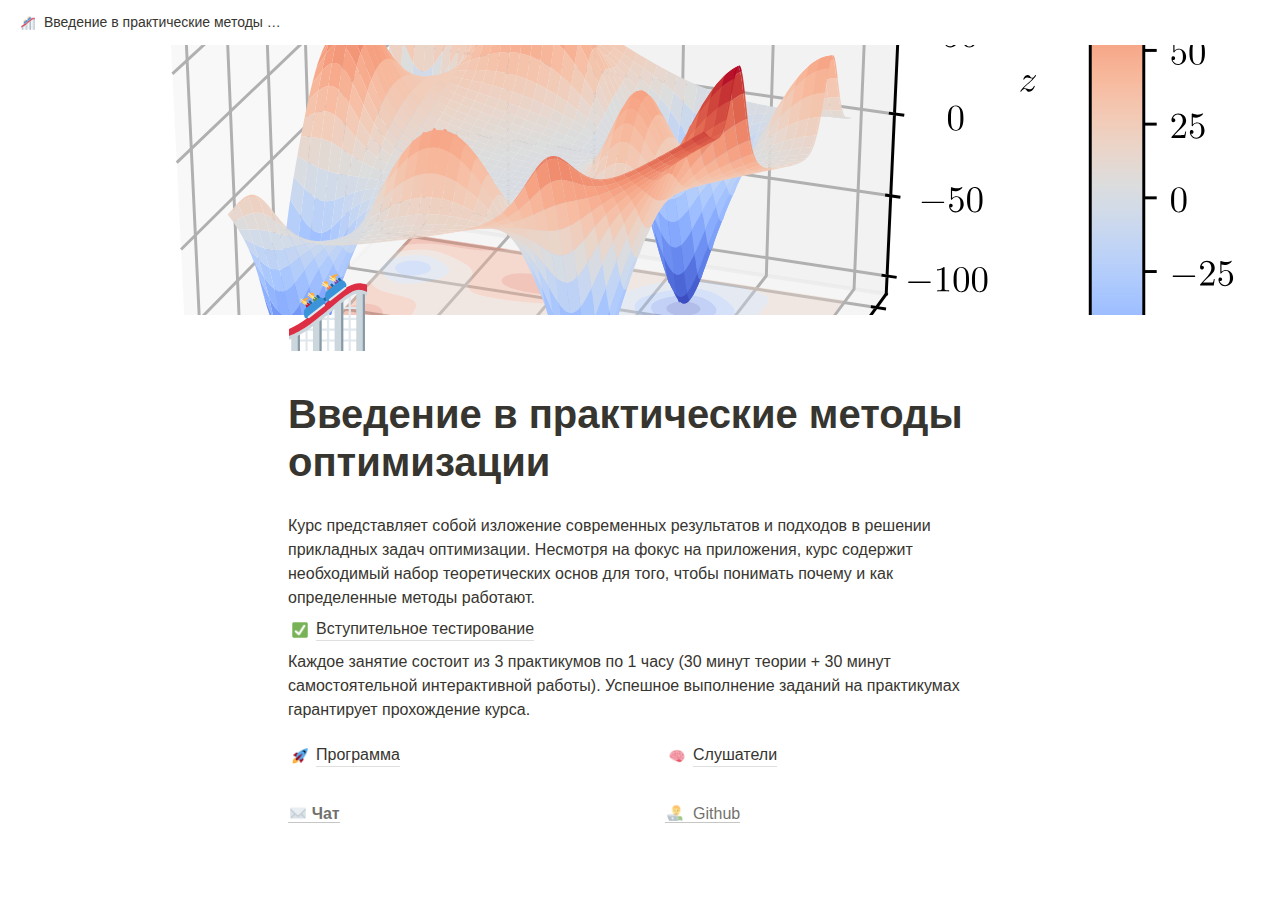
<file: index.html>
<html class="notion-html" lang="en"><head><meta charset="utf-8"/><meta content="width=device-width,height=device-height,initial-scale=1,maximum-scale=1,user-scalable=no,viewport-fit=cover" name="viewport"/><title>Введение в практические методы оптимизации</title><meta content="en_US" property="og:locale"/><link href="[data-uri]" rel="shortcut icon" type="image/x-icon"/><link href="/images/logo-ios.png" rel="apple-touch-icon"/><meta content="yes" name="apple-mobile-web-app-capable"/><meta content="telephone=no" name="format-detection"/><meta content="no" name="msapplication-tap-highlight"/><link href="assets/css/4c758603f1604611142662f0ddecadcb583394b5.css" media="print" rel="stylesheet"/><link href="assets/css/e1d809d762eeca23edf0cb31bb17bf3c703085f5.css" rel="stylesheet"/><link href="assets/css/d75e1629644e4d1ca4e93a0bedf3fb81ec5a682f.css" rel="stylesheet"/></head><body class="notion-body"><style>body{background:#fff}body.dark{background:#2f3437}.initial-loading-spinner{-webkit-animation:rotate 1s linear infinite;animation:rotate 1s linear infinite;-webkit-transform-origin:center center;transform-origin:center center;width:1em;height:1em;opacity:.5;display:block;pointer-events:none}@-webkit-keyframes rotate{0%{-webkit-transform:rotate(0) translateZ(0);transform:rotate(0) translateZ(0)}100%{-webkit-transform:rotate(360deg) translateZ(0);transform:rotate(360deg) translateZ(0)}}@keyframes rotate{0%{-webkit-transform:rotate(0) translateZ(0);transform:rotate(0) translateZ(0)}100%{-webkit-transform:rotate(360deg) translateZ(0);transform:rotate(360deg) translateZ(0)}}</style><style id="scroll-properties">
			::-webkit-scrollbar {
				width: 10px;
				height: 10px;
			}
			::-webkit-scrollbar {
				background: transparent;
			}
			::-webkit-scrollbar-track {
				background: #EDECE9;
			}
			::-webkit-scrollbar-thumb {
				background:#D3D1CB;
			}
			::-webkit-scrollbar-thumb:hover {
				background:#AEACA6;
			}
		</style><div id="notion-app"><div class="notion-app-inner notion-light-theme" style='color: rgb(55, 53, 47); fill: currentcolor; line-height: 1.5; font-family: -apple-system, BlinkMacSystemFont, "Segoe UI", Helvetica, "Apple Color Emoji", Arial, sans-serif, "Segoe UI Emoji", "Segoe UI Symbol"; -webkit-font-smoothing: auto;'><div class="notion-cursor-listener" style="width: 100vw; height: 100%; position: relative; display: flex; flex: 1 1 0%; background: white; cursor: text;"><div class="notion-frame" style="flex-grow: 1; flex-shrink: 1; display: flex; flex-direction: column; background: white; z-index: 1; height: 100vh; max-height: 100%; width: 1920px;"><div style="width: 100%; max-width: 100vw; z-index: 100; background: white;"><div class="notion-topbar" style="width: 100%; max-width: 100vw; height: 45px; opacity: 1; transition: opacity 700ms ease 0s, color 700ms ease 0s; position: relative;"><div style="display: flex; justify-content: space-between; align-items: center; position: absolute; overflow: hidden; height: 45px; left: 0px; right: 0px; bottom: 0px; padding-left: 12px; padding-right: 10px;"><div class="notranslate" style="display: flex; align-items: center; line-height: 1.2; font-size: 14px; height: 100%; flex-grow: 0; margin-right: 8px; min-width: 0px;"><div aria-disabled="true" class="notion-focusable" role="button" style="user-select: none; transition: background 20ms ease-in 0s; display: inline-flex; align-items: center; flex-shrink: 1; white-space: nowrap; height: 24px; border-radius: 3px; font-size: 14px; line-height: 1.2; min-width: 0px; padding-left: 6px; padding-right: 6px; color: rgb(55, 53, 47);" tabindex="-1"><div aria-disabled="true" class="notion-record-icon notranslate notion-focusable" role="button" style="user-select: none; transition: background 20ms ease-in 0s; display: flex; align-items: center; justify-content: center; height: 20px; width: 20px; border-radius: 3px; flex-shrink: 0; margin-right: 6px;" tabindex="-1"><div style="display: flex; align-items: center; justify-content: center; height: 20px; width: 20px;"><div style="height: 14px; width: 14px; font-size: 14px; line-height: 1.1; margin-left: 0px; color: black;"><img alt="🎢" aria-label="🎢" class="notion-emoji" src="[data-uri]" style="width: 100%;
height: 100%;
background: url(assets/images/9a8c947f139c3e6c1d3d11e3f0ecbc261719de6f.png) 14.2857% 14.2857%/5700% 5700%"/></div></div></div><div class="notranslate" style="white-space: nowrap; overflow: hidden; text-overflow: ellipsis; max-width: 240px;">Введение в практические методы оптимизации</div></div></div><div style="flex-grow: 1; flex-shrink: 1;"></div><div class="notion-focusable" role="button" style="user-select: none; transition: background 20ms ease-in 0s; cursor: pointer; display: inline-flex; align-items: center; flex-shrink: 0; white-space: nowrap; height: 28px; border-radius: 3px; font-size: 14px; line-height: 1.2; min-width: 0px; padding-left: 8px; padding-right: 8px; color: rgb(55, 53, 47);" tabindex="-1"><svg class="searchNew" style="width: 14px; height: 14px; display: block; fill: inherit; flex-shrink: 0; backface-visibility: hidden; margin-right: 6px;" viewbox="0 0 17 17"><path d="M6.78027 13.6729C8.24805 13.6729 9.60156 13.1982 10.709 12.4072L14.875 16.5732C15.0684 16.7666 15.3232 16.8633 15.5957 16.8633C16.167 16.8633 16.5713 16.4238 16.5713 15.8613C16.5713 15.5977 16.4834 15.3516 16.29 15.1582L12.1504 11.0098C13.0205 9.86719 13.5391 8.45215 13.5391 6.91406C13.5391 3.19629 10.498 0.155273 6.78027 0.155273C3.0625 0.155273 0.0214844 3.19629 0.0214844 6.91406C0.0214844 10.6318 3.0625 13.6729 6.78027 13.6729ZM6.78027 12.2139C3.87988 12.2139 1.48047 9.81445 1.48047 6.91406C1.48047 4.01367 3.87988 1.61426 6.78027 1.61426C9.68066 1.61426 12.0801 4.01367 12.0801 6.91406C12.0801 9.81445 9.68066 12.2139 6.78027 12.2139Z"></path></svg>Search</div><div class="notion-focusable" role="button" style="user-select: none; transition: background 20ms ease-in 0s; cursor: pointer; display: inline-flex; align-items: center; flex-shrink: 0; white-space: nowrap; height: 28px; border-radius: 3px; font-size: 14px; line-height: 1.2; min-width: 0px; padding-left: 8px; padding-right: 8px; color: rgb(55, 53, 47);" tabindex="-1">Duplicate</div><div class="notion-focusable" role="button" style="user-select: none; transition: background 20ms ease-in 0s; cursor: pointer; display: flex; align-items: center; justify-content: center; width: 32px; height: 28px; border-radius: 3px;" tabindex="-1"><svg class="dots" style="width: 18px; height: 18px; display: block; fill: inherit; flex-shrink: 0; backface-visibility: hidden;" viewbox="0 0 13 3"><g> <path d="M3,1.5A1.5,1.5,0,1,1,1.5,0,1.5,1.5,0,0,1,3,1.5Z"></path> <path d="M8,1.5A1.5,1.5,0,1,1,6.5,0,1.5,1.5,0,0,1,8,1.5Z"></path> <path d="M13,1.5A1.5,1.5,0,1,1,11.5,0,1.5,1.5,0,0,1,13,1.5Z"></path> </g></svg></div><div style="flex: 0 0 auto; width: 1px; height: 16px; margin-left: 8px; margin-right: 8px; background: rgba(55, 53, 47, 0.16);"></div><div class="notion-focusable" role="button" style="user-select: none; transition: background 20ms ease-in 0s; cursor: pointer; display: inline-flex; align-items: center; flex-shrink: 0; white-space: nowrap; height: 28px; border-radius: 3px; font-size: 14px; line-height: 1.2; min-width: 0px; padding-left: 8px; padding-right: 8px; color: rgb(55, 53, 47);" tabindex="-1"><svg class="notionLogo" style="width: 18px; height: 18px; display: block; fill: inherit; flex-shrink: 0; backface-visibility: hidden; margin-right: 6px;" viewbox="0 0 120 126"><path d="M 20.6927 21.9315C 24.5836 25.0924 26.0432 24.8512 33.3492 24.3638L 102.228 20.2279C 103.689 20.2279 102.474 18.7705 101.987 18.5283L 90.5477 10.2586C 88.3558 8.55699 85.4356 6.60818 79.8387 7.09563L 13.1433 11.9602C 10.711 12.2014 10.2251 13.4175 11.1939 14.3924L 20.6927 21.9315ZM 24.8281 37.9835L 24.8281 110.456C 24.8281 114.351 26.7745 115.808 31.1553 115.567L 106.853 111.187C 111.236 110.946 111.724 108.267 111.724 105.103L 111.724 33.1169C 111.724 29.958 110.509 28.2544 107.826 28.4976L 28.721 33.1169C 25.8018 33.3622 24.8281 34.8225 24.8281 37.9835ZM 99.5567 41.8711C 100.042 44.0622 99.5567 46.2512 97.3618 46.4974L 93.7143 47.2241L 93.7143 100.728C 90.5477 102.43 87.6275 103.403 85.1942 103.403C 81.2983 103.403 80.3226 102.186 77.4044 98.54L 53.5471 61.087L 53.5471 97.3239L 61.0964 99.0275C 61.0964 99.0275 61.0964 103.403 55.0057 103.403L 38.2148 104.377C 37.727 103.403 38.2148 100.973 39.9179 100.486L 44.2996 99.2717L 44.2996 51.36L 38.2158 50.8725C 37.728 48.6815 38.9431 45.5225 42.3532 45.2773L 60.3661 44.0631L 85.1942 82.0036L 85.1942 48.4402L 78.864 47.7136C 78.3781 45.0351 80.3226 43.0902 82.7569 42.849L 99.5567 41.8711ZM 7.5434 5.39404L 76.9175 0.285276C 85.4366 -0.445402 87.6285 0.0440428 92.983 3.93368L 115.128 19.4982C 118.782 22.1747 120 22.9034 120 25.8211L 120 111.187C 120 116.537 118.051 119.701 111.237 120.185L 30.6734 125.05C 25.5584 125.294 23.124 124.565 20.4453 121.158L 4.13735 99.9994C 1.21516 96.1048 0 93.191 0 89.7819L 0 13.903C 0 9.5279 1.94945 5.8785 7.5434 5.39404Z"></path></svg>Notion</div></div></div><div style="width: 100%; user-select: none;"></div></div><div class="notion-scroller vertical horizontal" style="display: flex; flex-direction: column; z-index: 1; flex-grow: 1; position: relative; align-items: center; overflow: auto; margin-right: 0px; margin-bottom: 0px;"><div style="width: 100%; display: flex; flex-direction: column; align-items: center; flex-shrink: 0; flex-grow: 0;"><div style="position: relative; width: 100%; display: flex; flex-direction: column; align-items: center; height: 30vh; cursor: default;"><div style="width: 100%; cursor: inherit;"><div style="width: 100%; height: 100%;"><img src="assets/images/3488048eff689c1143de21060600e1fa3c75202a.svg" style="display: block; object-fit: cover; border-radius: 0px; width: 100%; height: 30vh; opacity: 1; object-position: center 49.45%;"/></div></div><div style='background: rgba(0, 0, 0, 0.4); border-radius: 3px; color: white; font-size: 12px; font-family: -apple-system, BlinkMacSystemFont, "Segoe UI", Helvetica, "Apple Color Emoji", Arial, sans-serif, "Segoe UI Emoji", "Segoe UI Symbol"; width: 180px; left: calc(50% - 90px); padding: 0.3em 1.5em; pointer-events: none; position: absolute; top: calc(50% - 10px); text-align: center; opacity: 0;'>Drag image to reposition</div></div><div style="padding-left: calc(96px + env(safe-area-inset-left)); padding-right: calc(96px + env(safe-area-inset-right)); max-width: 100%; width: 900px;"><div aria-disabled="true" class="notion-record-icon notranslate notion-focusable" role="button" style="user-select: none; transition: background 20ms ease-in 0s; display: flex; align-items: center; justify-content: center; height: 78px; width: 78px; border-radius: 3px; flex-shrink: 0; position: relative; z-index: 1; margin-left: 3px; margin-bottom: 0px; align-self: flex-start; margin-top: -42px;" tabindex="-1"><div style="display: flex; align-items: center; justify-content: center; height: 78px; width: 78px;"><div style="height: 78px; width: 78px; font-size: 78px; line-height: 1.1; margin-left: 0px; color: black;"><div style="position: relative; width: 78px; height: 78px;"><img alt="🎢" aria-label="🎢" class="notion-emoji" src="[data-uri]" style="width: 78px;
height: 78px;
background: url(assets/images/9a8c947f139c3e6c1d3d11e3f0ecbc261719de6f.png) 14.2857% 14.2857%/5700% 5700%;
opacity: 0;
transition: opacity 100ms ease-out 0s"/><img alt="🎢" aria-label="🎢" src="assets/images/b8755571774dc91fb7190e20069661c28c6e591d.svg" style="position: absolute; top: 0px; left: 0px; opacity: 1; width: 78px; height: 78px; transition: opacity 100ms ease-in 0s;"/></div></div></div></div><div class="notion-page-controls" style='display: flex; justify-content: flex-start; flex-wrap: wrap; margin-top: 8px; margin-bottom: 4px; margin-left: -1px; color: rgba(55, 53, 47, 0.4); font-family: -apple-system, BlinkMacSystemFont, "Segoe UI", Helvetica, "Apple Color Emoji", Arial, sans-serif, "Segoe UI Emoji", "Segoe UI Symbol"; height: 24px;'></div><div class="notion-selectable notion-page-block" data-block-id="b53e44be-75dc-4a1b-bb1b-1218d056953e" style='color: rgb(55, 53, 47); font-weight: 700; line-height: 1.2; font-size: 40px; font-family: -apple-system, BlinkMacSystemFont, "Segoe UI", Helvetica, "Apple Color Emoji", Arial, sans-serif, "Segoe UI Emoji", "Segoe UI Symbol"; cursor: text; display: flex; align-items: center;'><div class="" contenteditable="false" data-root="true" placeholder="Untitled" spellcheck="true" style="max-width: 100%; width: 100%; white-space: pre-wrap; word-break: break-word; caret-color: rgb(55, 53, 47); padding: 3px 2px;">Введение в практические методы оптимизации</div></div></div></div><div style="width: 100%; display: flex; flex-direction: column; align-items: center; flex-shrink: 0; flex-grow: 0;"><div style="padding-left: calc(96px + env(safe-area-inset-left)); padding-right: calc(96px + env(safe-area-inset-right)); max-width: 100%; width: 900px;"><div class="notion-page-details-controls" style='display: flex; align-items: baseline; justify-content: flex-start; flex-wrap: wrap; color: rgba(55, 53, 47, 0.4); font-family: -apple-system, BlinkMacSystemFont, "Segoe UI", Helvetica, "Apple Color Emoji", Arial, sans-serif, "Segoe UI Emoji", "Segoe UI Symbol"; padding-bottom: 20px;'></div></div></div><div class="notion-page-content" style="flex-shrink: 0; flex-grow: 1; width: 900px; max-width: 100%; display: flex; align-items: center; flex-direction: column; font-size: 16px; line-height: 1.5; padding-left: calc(96px + env(safe-area-inset-left)); padding-right: calc(96px + env(safe-area-inset-right)); padding-bottom: 30vh;"><div class="notion-selectable notion-text-block" data-block-id="cd64bf10-9098-4789-8562-f5cbc9da92c3" style="width: 100%; max-width: 1713px; margin-top: 2px; margin-bottom: 1px;"><div style="color: inherit; fill: inherit;"><div style="display: flex;"><div class="" contenteditable="false" data-root="true" placeholder=" " spellcheck="true" style="max-width: 100%; width: 100%; white-space: pre-wrap; word-break: break-word; caret-color: rgb(55, 53, 47); padding: 3px 2px;">Курс представляет собой изложение современных результатов и подходов в решении прикладных задач оптимизации. Несмотря на фокус на приложения, курс содержит необходимый набор теоретических основ для того, чтобы понимать почему и как определенные методы работают. </div></div></div></div><div class="notion-selectable notion-page-block" data-block-id="72adb196-4481-49ec-9467-b92751cbe89e" style="width: 100%; max-width: 1713px; margin-top: 1px; margin-bottom: 1px;"><a href="test.html" rel="noopener noreferrer" style="display: block; color: inherit; text-decoration: none; fill: inherit;"><div class="notion-focusable" role="button" style="user-select: none; transition: background 20ms ease-in 0s; cursor: pointer; width: 100%;" tabindex="-1"><div style="display: flex; align-items: center; width: 100%;"><div style="flex: 1 1 0px; min-width: 1px; padding-top: 3px; padding-bottom: 3px; padding-left: 2px;"><div style="display: flex; align-items: center;"><div aria-disabled="true" class="notion-record-icon notranslate notion-focusable" role="button" style="user-select: none; transition: background 20ms ease-in 0s; display: flex; align-items: center; justify-content: center; height: 24px; width: 24px; border-radius: 3px; flex-shrink: 0; margin-right: 4px;" tabindex="-1"><div style="display: flex; align-items: center; justify-content: center; height: 22px; width: 22px;"><div style="height: 15.4px; width: 15.4px; font-size: 15.4px; line-height: 1.1; margin-left: 0px; color: black;"><img alt="✅" aria-label="✅" class="notion-emoji" src="[data-uri]" style="width: 100%;
height: 100%;
background: url(assets/images/9a8c947f139c3e6c1d3d11e3f0ecbc261719de6f.png) 96.4286% 71.4286%/5700% 5700%"/></div></div></div><div class="notranslate" style="white-space: nowrap; overflow: hidden; text-overflow: ellipsis; font-weight: 500; line-height: 1.3; border-bottom: 1px solid rgba(55, 53, 47, 0.16);">Вступительное тестирование</div></div></div><div style="margin-left: 4px; display: flex; align-items: center; justify-content: center; flex-grow: 0; flex-shrink: 0; min-height: calc(1.5em + 3px + 3px);"><div style="width: 28px;"></div></div></div></div></a></div><div class="notion-selectable notion-text-block" data-block-id="31e73a8f-9ac6-4d5b-a2e1-6046323f5af5" style="width: 100%; max-width: 1713px; margin-top: 1px; margin-bottom: 1px;"><div style="color: inherit; fill: inherit;"><div style="display: flex;"><div class="" contenteditable="false" data-root="true" placeholder=" " spellcheck="true" style="max-width: 100%; width: 100%; white-space: pre-wrap; word-break: break-word; caret-color: rgb(55, 53, 47); padding: 3px 2px;">Каждое занятие состоит из 3 практикумов по 1 часу (30 минут теории + 30 минут самостоятельной интерактивной работы). Успешное выполнение заданий на практикумах гарантирует прохождение курса.</div></div></div></div><div class="notion-selectable notion-column_list-block" data-block-id="ae567582-f8d1-44c1-8ef0-66fb9de64f4c" style="width: 100%; max-width: 1713px; align-self: center; margin-top: 1px; margin-bottom: 1px;"><div style="display: flex;"><div style="padding-top: 12px; padding-bottom: 12px; flex-grow: 0; flex-shrink: 0; width: calc((100% - 46px) * 0.5);"><div class="notion-selectable notion-column-block" data-block-id="65f073d2-5f26-4b84-b6c4-85b381cf71ae" style="display: flex; flex-direction: column;"><div class="notion-selectable notion-page-block" data-block-id="cfc39362-0863-46bb-a40d-65303bb5098b" style="width: 100%; max-width: 100%; margin-top: 2px; margin-bottom: 0px;"><a href="program.html" rel="noopener noreferrer" style="display: block; color: inherit; text-decoration: none; fill: inherit;"><div class="notion-focusable" role="button" style="user-select: none; transition: background 20ms ease-in 0s; cursor: pointer; width: 100%;" tabindex="-1"><div style="display: flex; align-items: center; width: 100%;"><div style="flex: 1 1 0px; min-width: 1px; padding-top: 3px; padding-bottom: 3px; padding-left: 2px;"><div style="display: flex; align-items: center;"><div aria-disabled="true" class="notion-record-icon notranslate notion-focusable" role="button" style="user-select: none; transition: background 20ms ease-in 0s; display: flex; align-items: center; justify-content: center; height: 24px; width: 24px; border-radius: 3px; flex-shrink: 0; margin-right: 4px;" tabindex="-1"><div style="display: flex; align-items: center; justify-content: center; height: 22px; width: 22px;"><div style="height: 15.4px; width: 15.4px; font-size: 15.4px; line-height: 1.1; margin-left: 0px; color: black;"><img alt="🚀" aria-label="🚀" class="notion-emoji" src="[data-uri]" style="width: 100%;
height: 100%;
background: url(assets/images/9a8c947f139c3e6c1d3d11e3f0ecbc261719de6f.png) 58.9286% 100%/5700% 5700%"/></div></div></div><div class="notranslate" style="white-space: nowrap; overflow: hidden; text-overflow: ellipsis; font-weight: 500; line-height: 1.3; border-bottom: 1px solid rgba(55, 53, 47, 0.16);">Программа</div></div></div><div style="margin-left: 4px; display: flex; align-items: center; justify-content: center; flex-grow: 0; flex-shrink: 0; min-height: calc(1.5em + 3px + 3px);"><div style="width: 28px;"></div></div></div></div></a></div></div></div><div style="position: relative; width: 46px; flex-grow: 0; flex-shrink: 0; transition: opacity 200ms ease-out 0s; opacity: 0;"></div><div style="padding-top: 12px; padding-bottom: 12px; flex-grow: 0; flex-shrink: 0; width: calc((100% - 46px) * 0.5);"><div class="notion-selectable notion-column-block" data-block-id="5b80268a-3c33-4a82-8d4b-0d3f94ebf4f9" style="display: flex; flex-direction: column;"><div class="notion-selectable notion-page-block" data-block-id="d82629a1-e1d7-4fd1-ac96-32eb5f986f37" style="width: 100%; max-width: 100%; margin-top: 2px; margin-bottom: 0px;"><a href="students.html" rel="noopener noreferrer" style="display: block; color: inherit; text-decoration: none; fill: inherit;"><div class="notion-focusable" role="button" style="user-select: none; transition: background 20ms ease-in 0s; cursor: pointer; width: 100%;" tabindex="-1"><div style="display: flex; align-items: center; width: 100%;"><div style="flex: 1 1 0px; min-width: 1px; padding-top: 3px; padding-bottom: 3px; padding-left: 2px;"><div style="display: flex; align-items: center;"><div aria-disabled="true" class="notion-record-icon notranslate notion-focusable" role="button" style="user-select: none; transition: background 20ms ease-in 0s; display: flex; align-items: center; justify-content: center; height: 24px; width: 24px; border-radius: 3px; flex-shrink: 0; margin-right: 4px;" tabindex="-1"><div style="display: flex; align-items: center; justify-content: center; height: 22px; width: 22px;"><div style="height: 15.4px; width: 15.4px; font-size: 15.4px; line-height: 1.1; margin-left: 0px; color: black;"><img alt="🧠" aria-label="🧠" class="notion-emoji" src="[data-uri]" style="width: 100%;
height: 100%;
background: url(assets/images/9a8c947f139c3e6c1d3d11e3f0ecbc261719de6f.png) 91.0714% 33.9286%/5700% 5700%"/></div></div></div><div class="notranslate" style="white-space: nowrap; overflow: hidden; text-overflow: ellipsis; font-weight: 500; line-height: 1.3; border-bottom: 1px solid rgba(55, 53, 47, 0.16);">Слушатели</div></div></div><div style="margin-left: 4px; display: flex; align-items: center; justify-content: center; flex-grow: 0; flex-shrink: 0; min-height: calc(1.5em + 3px + 3px);"><div style="width: 28px;"></div></div></div></div></a></div></div></div></div></div><div class="notion-selectable notion-column_list-block" data-block-id="7a58d394-8339-4170-959a-5fa3e7736508" style="width: 100%; max-width: 1713px; align-self: center; margin-top: 1px; margin-bottom: 0px;"><div style="display: flex;"><div style="padding-top: 12px; padding-bottom: 12px; flex-grow: 0; flex-shrink: 0; width: calc((100% - 46px) * 0.5);"><div class="notion-selectable notion-column-block" data-block-id="3c039e74-0e96-45de-b911-e8a69c193bcd" style="display: flex; flex-direction: column;"><div class="notion-selectable notion-text-block" data-block-id="d736764e-4d9a-4919-af6b-889c72e16ee4" style="width: 100%; max-width: 100%; margin-top: 2px; margin-bottom: 0px;"><div style="color: inherit; fill: inherit;"><div style="display: flex;"><div class="" contenteditable="false" data-root="true" placeholder=" " spellcheck="true" style="max-width: 100%; width: 100%; white-space: pre-wrap; word-break: break-word; caret-color: rgb(55, 53, 47); padding: 3px 2px;"><a class="notion-link-token notion-enable-hover" data-token-index="0" href="https://t.me/joinchat/YcrWE5qk0icxYzhi" rel="noopener noreferrer" style="cursor:pointer;color:inherit;word-wrap:break-word;font-weight:600;text-decoration:inherit" target="_blank"><span style="border-bottom:0.05em solid;border-color:rgba(55,53,47,0.4);opacity:0.7"><img alt="✉" aria-label="✉" class="notion-emoji" src="[data-uri]" style="width: 1em;
height: 1em;
background-repeat: no-repeat;
background: url(assets/images/9a8c947f139c3e6c1d3d11e3f0ecbc261719de6f.png);
background-position-x: 96.428571%;
background-position-y: 75%;
background-size: 5700% 5700%;
vertical-align: -0.1em;
margin: 0 0.1em"/> Чат</span></a></div></div></div></div></div></div><div style="position: relative; width: 46px; flex-grow: 0; flex-shrink: 0; transition: opacity 200ms ease-out 0s; opacity: 0;"></div><div style="padding-top: 12px; padding-bottom: 12px; flex-grow: 0; flex-shrink: 0; width: calc((100% - 46px) * 0.5);"><div class="notion-selectable notion-column-block" data-block-id="81d47b65-7361-4e0a-b22f-de561c83c5b9" style="display: flex; flex-direction: column;"><div class="notion-selectable notion-text-block" data-block-id="8b253542-5051-418c-9b39-7dd2bda3f1b2" style="width: 100%; max-width: 100%; margin-top: 2px; margin-bottom: 0px;"><div style="color: inherit; fill: inherit;"><div style="display: flex;"><div class="" contenteditable="false" data-root="true" placeholder=" " spellcheck="true" style="max-width: 100%; width: 100%; white-space: pre-wrap; word-break: break-word; caret-color: rgb(55, 53, 47); padding: 3px 2px;"><a class="notion-link-token notion-enable-hover" data-token-index="0" href="https://github.com/MerkulovDaniil/sber21_fmin/tree/sources" rel="noopener noreferrer" style="cursor:pointer;color:inherit;word-wrap:break-word;text-decoration:inherit" target="_blank"><span style="border-bottom:0.05em solid;border-color:rgba(55,53,47,0.4);opacity:0.7"><img alt="👨‍💻" aria-label="👨‍💻" class="notion-emoji" src="[data-uri]" style="width: 1em;
height: 1em;
background-repeat: no-repeat;
background: url(assets/images/9a8c947f139c3e6c1d3d11e3f0ecbc261719de6f.png);
background-position-x: 26.785714%;
background-position-y: 67.857143%;
background-size: 5700% 5700%;
vertical-align: -0.1em;
margin: 0 0.1em"/>  Github</span></a></div></div></div></div></div></div></div></div></div><div class="notion-presence-container" style="position: absolute; top: 0px; left: 0px; pointer-events: none; z-index: 1;"><div></div></div></div><div style="position: absolute; top: 0px; left: 0px;"><div></div></div></div></div></div></div><textarea style="opacity: 0; pointer-events: none; position: fixed; left: 0px; top: 0px;"></textarea><textarea style="opacity: 0; pointer-events: none; position: fixed; left: 0px; top: 0px;"></textarea><div style="width: env(safe-area-inset-bottom);"></div><script src="assets/js/1172e9111a5fb396bcb8a05870b5eabf8abf221c.js" type="text/javascript"></script><iframe aria-hidden="true" id="intercom-frame" style="position: absolute !important; opacity: 0 !important; width: 1px !important; height: 1px !important; top: 0 !important; left: 0 !important; border: none !important; display: block !important; z-index: -1 !important; pointer-events: none;" tabindex="-1" title="Intercom"></iframe></body></html>
</file>
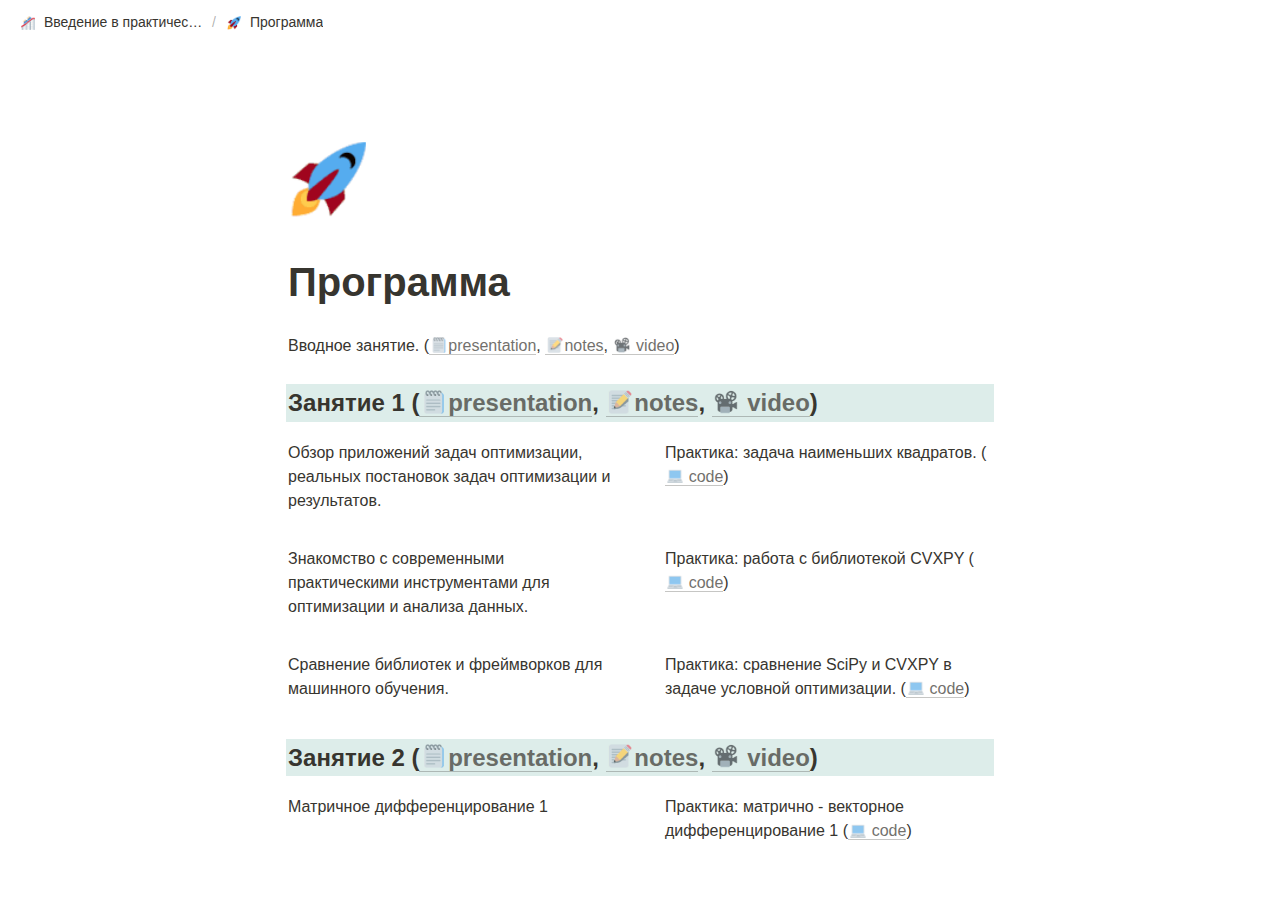
<file: program.html>
<html class="notion-html" lang="en"><head><meta charset="utf-8"/><meta content="width=device-width,height=device-height,initial-scale=1,maximum-scale=1,user-scalable=no,viewport-fit=cover" name="viewport"/><title>Программа</title><meta content="en_US" property="og:locale"/><link href="[data-uri]" rel="shortcut icon" type="image/x-icon"/><link href="/images/logo-ios.png" rel="apple-touch-icon"/><meta content="yes" name="apple-mobile-web-app-capable"/><meta content="telephone=no" name="format-detection"/><meta content="no" name="msapplication-tap-highlight"/><link href="assets/css/4c758603f1604611142662f0ddecadcb583394b5.css" media="print" rel="stylesheet"/><link href="assets/css/e1d809d762eeca23edf0cb31bb17bf3c703085f5.css" rel="stylesheet"/><link href="assets/css/d75e1629644e4d1ca4e93a0bedf3fb81ec5a682f.css" rel="stylesheet"/></head><body class="notion-body"><style>body{background:#fff}body.dark{background:#2f3437}.initial-loading-spinner{-webkit-animation:rotate 1s linear infinite;animation:rotate 1s linear infinite;-webkit-transform-origin:center center;transform-origin:center center;width:1em;height:1em;opacity:.5;display:block;pointer-events:none}@-webkit-keyframes rotate{0%{-webkit-transform:rotate(0) translateZ(0);transform:rotate(0) translateZ(0)}100%{-webkit-transform:rotate(360deg) translateZ(0);transform:rotate(360deg) translateZ(0)}}@keyframes rotate{0%{-webkit-transform:rotate(0) translateZ(0);transform:rotate(0) translateZ(0)}100%{-webkit-transform:rotate(360deg) translateZ(0);transform:rotate(360deg) translateZ(0)}}</style><style id="scroll-properties">
			::-webkit-scrollbar {
				width: 10px;
				height: 10px;
			}
			::-webkit-scrollbar {
				background: transparent;
			}
			::-webkit-scrollbar-track {
				background: #EDECE9;
			}
			::-webkit-scrollbar-thumb {
				background:#D3D1CB;
			}
			::-webkit-scrollbar-thumb:hover {
				background:#AEACA6;
			}
		</style><div id="notion-app"><div class="notion-app-inner notion-light-theme" style='color: rgb(55, 53, 47); fill: currentcolor; line-height: 1.5; font-family: -apple-system, BlinkMacSystemFont, "Segoe UI", Helvetica, "Apple Color Emoji", Arial, sans-serif, "Segoe UI Emoji", "Segoe UI Symbol"; -webkit-font-smoothing: auto;'><div class="notion-cursor-listener" style="width: 100vw; height: 100%; position: relative; display: flex; flex: 1 1 0%; background: white; cursor: text;"><div class="notion-frame" style="flex-grow: 1; flex-shrink: 1; display: flex; flex-direction: column; background: white; z-index: 1; height: 100vh; max-height: 100%; width: 1920px;"><div style="width: 100%; max-width: 100vw; z-index: 100; background: white;"><div class="notion-topbar" style="width: 100%; max-width: 100vw; height: 45px; opacity: 1; transition: opacity 700ms ease 0s, color 700ms ease 0s; position: relative;"><div style="display: flex; justify-content: space-between; align-items: center; position: absolute; overflow: hidden; height: 45px; left: 0px; right: 0px; bottom: 0px; padding-left: 12px; padding-right: 10px;"><div class="notranslate" style="display: flex; align-items: center; line-height: 1.2; font-size: 14px; height: 100%; flex-grow: 0; margin-right: 8px; min-width: 0px;"><div class="notion-selectable notion-page-block" data-block-id="b53e44be-75dc-4a1b-bb1b-1218d056953e" style="display: flex; align-items: center; min-width: 0px;"><a href="index.html" rel="noopener noreferrer" style="display: flex; text-decoration: none; user-select: none; cursor: pointer; color: inherit; min-width: 0px;"><div class="notion-focusable" role="button" style="user-select: none; transition: background 20ms ease-in 0s; cursor: pointer; display: inline-flex; align-items: center; flex-shrink: 1; white-space: nowrap; height: 24px; border-radius: 3px; font-size: inherit; line-height: 1.2; min-width: 0px; padding-left: 6px; padding-right: 6px; color: rgb(55, 53, 47);" tabindex="-1"><div style="display: flex; align-items: center; min-width: 0px;"><div aria-disabled="true" class="notion-record-icon notranslate notion-focusable" role="button" style="user-select: none; transition: background 20ms ease-in 0s; display: flex; align-items: center; justify-content: center; height: 20px; width: 20px; border-radius: 3px; flex-shrink: 0; margin-right: 6px;" tabindex="-1"><div style="display: flex; align-items: center; justify-content: center; height: 20px; width: 20px;"><div style="height: 14px; width: 14px; font-size: 14px; line-height: 1.1; margin-left: 0px; color: black;"><img alt="🎢" aria-label="🎢" class="notion-emoji" src="[data-uri]" style="width: 100%;
height: 100%;
background: url(assets/images/9a8c947f139c3e6c1d3d11e3f0ecbc261719de6f.png) 14.2857% 14.2857%/5700% 5700%"/></div></div></div><div class="notranslate" style="white-space: nowrap; overflow: hidden; text-overflow: ellipsis; max-width: 160px;">Введение в практические методы оптимизации</div></div></div></a></div><span style="margin-left: 2px; margin-right: 2px; color: rgba(55, 53, 47, 0.4);">/</span><div aria-disabled="true" class="notion-focusable" role="button" style="user-select: none; transition: background 20ms ease-in 0s; display: inline-flex; align-items: center; flex-shrink: 1; white-space: nowrap; height: 24px; border-radius: 3px; font-size: 14px; line-height: 1.2; min-width: 0px; padding-left: 6px; padding-right: 6px; color: rgb(55, 53, 47);" tabindex="-1"><div aria-disabled="true" class="notion-record-icon notranslate notion-focusable" role="button" style="user-select: none; transition: background 20ms ease-in 0s; display: flex; align-items: center; justify-content: center; height: 20px; width: 20px; border-radius: 3px; flex-shrink: 0; margin-right: 6px;" tabindex="-1"><div style="display: flex; align-items: center; justify-content: center; height: 20px; width: 20px;"><div style="height: 14px; width: 14px; font-size: 14px; line-height: 1.1; margin-left: 0px; color: black;"><img alt="🚀" aria-label="🚀" class="notion-emoji" src="[data-uri]" style="width: 100%;
height: 100%;
background: url(assets/images/9a8c947f139c3e6c1d3d11e3f0ecbc261719de6f.png) 58.9286% 100%/5700% 5700%"/></div></div></div><div class="notranslate" style="white-space: nowrap; overflow: hidden; text-overflow: ellipsis; max-width: 240px;">Программа</div></div></div><div style="flex-grow: 1; flex-shrink: 1;"></div><div class="notion-focusable" role="button" style="user-select: none; transition: background 20ms ease-in 0s; cursor: pointer; display: inline-flex; align-items: center; flex-shrink: 0; white-space: nowrap; height: 28px; border-radius: 3px; font-size: 14px; line-height: 1.2; min-width: 0px; padding-left: 8px; padding-right: 8px; color: rgb(55, 53, 47);" tabindex="-1"><svg class="searchNew" style="width: 14px; height: 14px; display: block; fill: inherit; flex-shrink: 0; backface-visibility: hidden; margin-right: 6px;" viewbox="0 0 17 17"><path d="M6.78027 13.6729C8.24805 13.6729 9.60156 13.1982 10.709 12.4072L14.875 16.5732C15.0684 16.7666 15.3232 16.8633 15.5957 16.8633C16.167 16.8633 16.5713 16.4238 16.5713 15.8613C16.5713 15.5977 16.4834 15.3516 16.29 15.1582L12.1504 11.0098C13.0205 9.86719 13.5391 8.45215 13.5391 6.91406C13.5391 3.19629 10.498 0.155273 6.78027 0.155273C3.0625 0.155273 0.0214844 3.19629 0.0214844 6.91406C0.0214844 10.6318 3.0625 13.6729 6.78027 13.6729ZM6.78027 12.2139C3.87988 12.2139 1.48047 9.81445 1.48047 6.91406C1.48047 4.01367 3.87988 1.61426 6.78027 1.61426C9.68066 1.61426 12.0801 4.01367 12.0801 6.91406C12.0801 9.81445 9.68066 12.2139 6.78027 12.2139Z"></path></svg>Search</div><div class="notion-focusable" role="button" style="user-select: none; transition: background 20ms ease-in 0s; cursor: pointer; display: inline-flex; align-items: center; flex-shrink: 0; white-space: nowrap; height: 28px; border-radius: 3px; font-size: 14px; line-height: 1.2; min-width: 0px; padding-left: 8px; padding-right: 8px; color: rgb(55, 53, 47);" tabindex="-1">Duplicate</div><div class="notion-focusable" role="button" style="user-select: none; transition: background 20ms ease-in 0s; cursor: pointer; display: flex; align-items: center; justify-content: center; width: 32px; height: 28px; border-radius: 3px;" tabindex="-1"><svg class="dots" style="width: 18px; height: 18px; display: block; fill: inherit; flex-shrink: 0; backface-visibility: hidden;" viewbox="0 0 13 3"><g> <path d="M3,1.5A1.5,1.5,0,1,1,1.5,0,1.5,1.5,0,0,1,3,1.5Z"></path> <path d="M8,1.5A1.5,1.5,0,1,1,6.5,0,1.5,1.5,0,0,1,8,1.5Z"></path> <path d="M13,1.5A1.5,1.5,0,1,1,11.5,0,1.5,1.5,0,0,1,13,1.5Z"></path> </g></svg></div><div style="flex: 0 0 auto; width: 1px; height: 16px; margin-left: 8px; margin-right: 8px; background: rgba(55, 53, 47, 0.16);"></div><div class="notion-focusable" role="button" style="user-select: none; transition: background 20ms ease-in 0s; cursor: pointer; display: inline-flex; align-items: center; flex-shrink: 0; white-space: nowrap; height: 28px; border-radius: 3px; font-size: 14px; line-height: 1.2; min-width: 0px; padding-left: 8px; padding-right: 8px; color: rgb(55, 53, 47);" tabindex="-1"><svg class="notionLogo" style="width: 18px; height: 18px; display: block; fill: inherit; flex-shrink: 0; backface-visibility: hidden; margin-right: 6px;" viewbox="0 0 120 126"><path d="M 20.6927 21.9315C 24.5836 25.0924 26.0432 24.8512 33.3492 24.3638L 102.228 20.2279C 103.689 20.2279 102.474 18.7705 101.987 18.5283L 90.5477 10.2586C 88.3558 8.55699 85.4356 6.60818 79.8387 7.09563L 13.1433 11.9602C 10.711 12.2014 10.2251 13.4175 11.1939 14.3924L 20.6927 21.9315ZM 24.8281 37.9835L 24.8281 110.456C 24.8281 114.351 26.7745 115.808 31.1553 115.567L 106.853 111.187C 111.236 110.946 111.724 108.267 111.724 105.103L 111.724 33.1169C 111.724 29.958 110.509 28.2544 107.826 28.4976L 28.721 33.1169C 25.8018 33.3622 24.8281 34.8225 24.8281 37.9835ZM 99.5567 41.8711C 100.042 44.0622 99.5567 46.2512 97.3618 46.4974L 93.7143 47.2241L 93.7143 100.728C 90.5477 102.43 87.6275 103.403 85.1942 103.403C 81.2983 103.403 80.3226 102.186 77.4044 98.54L 53.5471 61.087L 53.5471 97.3239L 61.0964 99.0275C 61.0964 99.0275 61.0964 103.403 55.0057 103.403L 38.2148 104.377C 37.727 103.403 38.2148 100.973 39.9179 100.486L 44.2996 99.2717L 44.2996 51.36L 38.2158 50.8725C 37.728 48.6815 38.9431 45.5225 42.3532 45.2773L 60.3661 44.0631L 85.1942 82.0036L 85.1942 48.4402L 78.864 47.7136C 78.3781 45.0351 80.3226 43.0902 82.7569 42.849L 99.5567 41.8711ZM 7.5434 5.39404L 76.9175 0.285276C 85.4366 -0.445402 87.6285 0.0440428 92.983 3.93368L 115.128 19.4982C 118.782 22.1747 120 22.9034 120 25.8211L 120 111.187C 120 116.537 118.051 119.701 111.237 120.185L 30.6734 125.05C 25.5584 125.294 23.124 124.565 20.4453 121.158L 4.13735 99.9994C 1.21516 96.1048 0 93.191 0 89.7819L 0 13.903C 0 9.5279 1.94945 5.8785 7.5434 5.39404Z"></path></svg>Notion</div></div></div><div style="width: 100%; user-select: none;"></div></div><div class="notion-scroller vertical horizontal" style="display: flex; flex-direction: column; z-index: 1; flex-grow: 1; position: relative; align-items: center; overflow: auto; margin-right: 0px; margin-bottom: 0px;"><div style="width: 100%; display: flex; flex-direction: column; align-items: center; flex-shrink: 0; flex-grow: 0;"><div style="padding-left: calc(96px + env(safe-area-inset-left)); padding-right: calc(96px + env(safe-area-inset-right)); max-width: 100%; width: 900px;"><div aria-disabled="true" class="notion-record-icon notranslate notion-focusable" role="button" style="user-select: none; transition: background 20ms ease-in 0s; display: flex; align-items: center; justify-content: center; height: 78px; width: 78px; border-radius: 3px; flex-shrink: 0; position: relative; z-index: 1; margin-left: 3px; margin-bottom: 0px; align-self: flex-start; margin-top: 96px;" tabindex="-1"><div style="display: flex; align-items: center; justify-content: center; height: 78px; width: 78px;"><div style="height: 78px; width: 78px; font-size: 78px; line-height: 1.1; margin-left: 0px; color: black;"><div style="position: relative; width: 78px; height: 78px;"><img alt="🚀" aria-label="🚀" class="notion-emoji" src="[data-uri]" style="width: 78px;
height: 78px;
background: url(assets/images/9a8c947f139c3e6c1d3d11e3f0ecbc261719de6f.png) 58.9286% 100%/5700% 5700%;
opacity: 1;
transition: opacity 100ms ease-out 0s"/><img alt="🚀" aria-label="🚀" src="assets/images/e1ce1beba4a35030ac0b97116411238ccb695a75.svg" style="position: absolute; top: 0px; left: 0px; opacity: 0; width: 78px; height: 78px;"/></div></div></div></div><div class="notion-page-controls" style='display: flex; justify-content: flex-start; flex-wrap: wrap; margin-top: 8px; margin-bottom: 4px; margin-left: -1px; color: rgba(55, 53, 47, 0.4); font-family: -apple-system, BlinkMacSystemFont, "Segoe UI", Helvetica, "Apple Color Emoji", Arial, sans-serif, "Segoe UI Emoji", "Segoe UI Symbol"; height: 24px;'></div><div class="notion-selectable notion-page-block" data-block-id="cfc39362-0863-46bb-a40d-65303bb5098b" style='color: rgb(55, 53, 47); font-weight: 700; line-height: 1.2; font-size: 40px; font-family: -apple-system, BlinkMacSystemFont, "Segoe UI", Helvetica, "Apple Color Emoji", Arial, sans-serif, "Segoe UI Emoji", "Segoe UI Symbol"; cursor: text; display: flex; align-items: center;'><div class="" contenteditable="false" data-root="true" placeholder="Untitled" spellcheck="true" style="max-width: 100%; width: 100%; white-space: pre-wrap; word-break: break-word; caret-color: rgb(55, 53, 47); padding: 3px 2px;">Программа</div></div></div></div><div style="width: 100%; display: flex; flex-direction: column; align-items: center; flex-shrink: 0; flex-grow: 0;"><div style="padding-left: calc(96px + env(safe-area-inset-left)); padding-right: calc(96px + env(safe-area-inset-right)); max-width: 100%; width: 900px;"><div class="notion-page-details-controls" style='display: flex; align-items: baseline; justify-content: flex-start; flex-wrap: wrap; color: rgba(55, 53, 47, 0.4); font-family: -apple-system, BlinkMacSystemFont, "Segoe UI", Helvetica, "Apple Color Emoji", Arial, sans-serif, "Segoe UI Emoji", "Segoe UI Symbol"; padding-bottom: 20px;'></div></div></div><div class="notion-page-content" style="flex-shrink: 0; flex-grow: 1; width: 900px; max-width: 100%; display: flex; align-items: center; flex-direction: column; font-size: 16px; line-height: 1.5; padding-left: calc(96px + env(safe-area-inset-left)); padding-right: calc(96px + env(safe-area-inset-right)); padding-bottom: 30vh;"><div class="notion-selectable notion-text-block" data-block-id="153db900-f5f9-48af-aabe-76959a36b50e" style="width: 100%; max-width: 1713px; margin-top: 2px; margin-bottom: 1px;"><div style="color: inherit; fill: inherit;"><div style="display: flex;"><div class="" contenteditable="false" data-root="true" placeholder=" " spellcheck="true" style="max-width: 100%; width: 100%; white-space: pre-wrap; word-break: break-word; caret-color: rgb(55, 53, 47); padding: 3px 2px;">Вводное занятие. (<a class="notion-link-token notion-enable-hover" data-token-index="1" href="https://github.com/MerkulovDaniil/sber21_fmin/blob/sources/presentations/%D0%92%D0%B2%D0%B5%D0%B4%D0%B5%D0%BD%D0%B8%D0%B5%20%D0%B2%20%D0%BF%D1%80%D0%B0%D0%BA%D1%82%D0%B8%D1%87%D0%B5%D1%81%D0%BA%D0%B8%D0%B5%20%D0%BC%D0%B5%D1%82%D0%BE%D0%B4%D1%8B%20%D0%BE%D0%BF%D1%82%D0%B8%D0%BC%D0%B8%D0%B7%D0%B0%D1%86%D0%B8%D0%B8.pdf" rel="noopener noreferrer" style="cursor:pointer;color:inherit;word-wrap:break-word;text-decoration:inherit" target="_blank"><span style="border-bottom:0.05em solid;border-color:rgba(55,53,47,0.4);opacity:0.7"><img alt="🗒️" aria-label="🗒️" class="notion-emoji" src="[data-uri]" style="width: 1em;
height: 1em;
background-repeat: no-repeat;
background: url(assets/images/9a8c947f139c3e6c1d3d11e3f0ecbc261719de6f.png);
background-position-x: 53.571429%;
background-position-y: 33.928571%;
background-size: 5700% 5700%;
vertical-align: -0.1em;
margin: 0 0.1em"/>presentation</span></a>, <a class="notion-link-token notion-enable-hover" data-token-index="3" href="https://github.com/MerkulovDaniil/sber21_fmin/blob/sources/notes/0_introduction.pdf" rel="noopener noreferrer" style="cursor:pointer;color:inherit;word-wrap:break-word;text-decoration:inherit" target="_blank"><span style="border-bottom:0.05em solid;border-color:rgba(55,53,47,0.4);opacity:0.7"><img alt="📝" aria-label="📝" class="notion-emoji" src="[data-uri]" style="width: 1em;
height: 1em;
background-repeat: no-repeat;
background: url(assets/images/9a8c947f139c3e6c1d3d11e3f0ecbc261719de6f.png);
background-position-x: 46.428571%;
background-position-y: 91.071429%;
background-size: 5700% 5700%;
vertical-align: -0.1em;
margin: 0 0.1em"/>notes</span></a>, <a class="notion-link-token notion-enable-hover" data-token-index="5" href="https://youtu.be/XSPki608LCQ" rel="noopener noreferrer" style="cursor:pointer;color:inherit;word-wrap:break-word;text-decoration:inherit" target="_blank"><span style="border-bottom:0.05em solid;border-color:rgba(55,53,47,0.4);opacity:0.7"><img alt="📽" aria-label="📽" class="notion-emoji" src="[data-uri]" style="width: 1em;
height: 1em;
background-repeat: no-repeat;
background: url(assets/images/9a8c947f139c3e6c1d3d11e3f0ecbc261719de6f.png);
background-position-x: 48.214286%;
background-position-y: 46.428571%;
background-size: 5700% 5700%;
vertical-align: -0.1em;
margin: 0 0.1em"/> video</span></a>)</div></div></div></div><div class="notion-selectable notion-sub_header-block" data-block-id="b5dbd793-7697-42ef-94ed-e01b3e027797" style="width: 100%; max-width: 1713px; margin-top: 1.4em; margin-bottom: 1px;"><div style='display: flex; width: 100%; font-family: -apple-system, BlinkMacSystemFont, "Segoe UI", Helvetica, "Apple Color Emoji", Arial, sans-serif, "Segoe UI Emoji", "Segoe UI Symbol"; font-weight: 600; font-size: 1.5em; line-height: 1.3; background: rgb(221, 237, 234);'><div class="" contenteditable="false" data-root="true" placeholder="Heading 2" spellcheck="true" style="max-width: 100%; width: 100%; white-space: pre-wrap; word-break: break-word; caret-color: rgb(55, 53, 47); padding: 3px 2px;">Занятие 1 (<a class="notion-link-token notion-enable-hover" data-token-index="1" href="https://github.com/MerkulovDaniil/sber21_fmin/blob/sources/presentations/21_sber_1.pdf" rel="noopener noreferrer" style="cursor:pointer;color:inherit;word-wrap:break-word;text-decoration:inherit" target="_blank"><span style="border-bottom:0.05em solid;border-color:rgba(55,53,47,0.4);opacity:0.7"><img alt="🗒️" aria-label="🗒️" class="notion-emoji" src="[data-uri]" style="width: 1em;
height: 1em;
background-repeat: no-repeat;
background: url(assets/images/9a8c947f139c3e6c1d3d11e3f0ecbc261719de6f.png);
background-position-x: 53.571429%;
background-position-y: 33.928571%;
background-size: 5700% 5700%;
vertical-align: -0.1em;
margin: 0 0.1em"/>presentation</span></a>, <a class="notion-link-token notion-enable-hover" data-token-index="3" href="https://github.com/MerkulovDaniil/sber21_fmin/blob/sources/notes/21_sber_1.pdf" rel="noopener noreferrer" style="cursor:pointer;color:inherit;word-wrap:break-word;text-decoration:inherit" target="_blank"><span style="border-bottom:0.05em solid;border-color:rgba(55,53,47,0.4);opacity:0.7"><img alt="📝" aria-label="📝" class="notion-emoji" src="[data-uri]" style="width: 1em;
height: 1em;
background-repeat: no-repeat;
background: url(assets/images/9a8c947f139c3e6c1d3d11e3f0ecbc261719de6f.png);
background-position-x: 46.428571%;
background-position-y: 91.071429%;
background-size: 5700% 5700%;
vertical-align: -0.1em;
margin: 0 0.1em"/>notes</span></a>, <a class="notion-link-token notion-enable-hover" data-token-index="5" href="https://youtu.be/f7uDfsTgp1Y" rel="noopener noreferrer" style="cursor:pointer;color:inherit;word-wrap:break-word;text-decoration:inherit" target="_blank"><span style="border-bottom:0.05em solid;border-color:rgba(55,53,47,0.4);opacity:0.7"><img alt="📽" aria-label="📽" class="notion-emoji" src="[data-uri]" style="width: 1em;
height: 1em;
background-repeat: no-repeat;
background: url(assets/images/9a8c947f139c3e6c1d3d11e3f0ecbc261719de6f.png);
background-position-x: 48.214286%;
background-position-y: 46.428571%;
background-size: 5700% 5700%;
vertical-align: -0.1em;
margin: 0 0.1em"/> video</span></a>)</div></div></div><div class="notion-selectable notion-column_list-block" data-block-id="b428ae97-d79c-4169-8675-7edc1c6a66fe" style="width: 100%; max-width: 1713px; margin-top: 1px; margin-bottom: 1px; align-self: center;"><div style="display: flex;"><div style="padding-top: 12px; padding-bottom: 12px; flex-grow: 0; flex-shrink: 0; width: calc((100% - 46px) * 0.5);"><div class="notion-selectable notion-column-block" data-block-id="965a9318-1985-4a65-ada4-3fea3ff83605" style="display: flex; flex-direction: column;"><div class="notion-selectable notion-text-block" data-block-id="94792919-8cd4-42d9-884b-e9b362043399" style="width: 100%; max-width: 100%; margin-top: 2px; margin-bottom: 0px;"><div style="color: inherit; fill: inherit;"><div style="display: flex;"><div class="" contenteditable="false" data-root="true" placeholder=" " spellcheck="true" style="max-width: 100%; width: 100%; white-space: pre-wrap; word-break: break-word; caret-color: rgb(55, 53, 47); padding: 3px 2px;">Обзор приложений задач оптимизации, реальных постановок задач оптимизации и результатов.</div></div></div></div></div></div><div style="position: relative; width: 46px; flex-grow: 0; flex-shrink: 0; transition: opacity 200ms ease-out 0s; opacity: 0;"></div><div style="padding-top: 12px; padding-bottom: 12px; flex-grow: 0; flex-shrink: 0; width: calc((100% - 46px) * 0.5);"><div class="notion-selectable notion-column-block" data-block-id="872d1d68-2308-4aa1-8701-1e4375ab7c3a" style="display: flex; flex-direction: column;"><div class="notion-selectable notion-text-block" data-block-id="09380f27-0b5d-416a-83a4-925677bfd34a" style="width: 100%; max-width: 100%; margin-top: 2px; margin-bottom: 0px;"><div style="color: inherit; fill: inherit;"><div style="display: flex;"><div class="" contenteditable="false" data-root="true" placeholder=" " spellcheck="true" style="max-width: 100%; width: 100%; white-space: pre-wrap; word-break: break-word; caret-color: rgb(55, 53, 47); padding: 3px 2px;">Практика: задача наименьших квадратов. (<a class="notion-link-token notion-enable-hover" data-token-index="1" href="https://colab.research.google.com/github/MerkulovDaniil/sber21_fmin/blob/sources/notebooks/1_1.ipynb" rel="noopener noreferrer" style="cursor:pointer;color:inherit;word-wrap:break-word;text-decoration:inherit" target="_blank"><span style="border-bottom:0.05em solid;border-color:rgba(55,53,47,0.4);opacity:0.7"><img alt="💻" aria-label="💻" class="notion-emoji" src="[data-uri]" style="width: 1em;
height: 1em;
background-repeat: no-repeat;
background: url(assets/images/9a8c947f139c3e6c1d3d11e3f0ecbc261719de6f.png);
background-position-x: 46.428571%;
background-position-y: 30.357143%;
background-size: 5700% 5700%;
vertical-align: -0.1em;
margin: 0 0.1em"/> code</span></a>)</div></div></div></div></div></div></div></div><div class="notion-selectable notion-column_list-block" data-block-id="c4bd0de3-426c-4219-b420-f2898b00ceff" style="width: 100%; max-width: 1713px; margin-top: 1px; margin-bottom: 1px; align-self: center;"><div style="display: flex;"><div style="padding-top: 12px; padding-bottom: 12px; flex-grow: 0; flex-shrink: 0; width: calc((100% - 46px) * 0.5);"><div class="notion-selectable notion-column-block" data-block-id="1ea9e7c8-3694-4689-9c34-5742f46cbae7" style="display: flex; flex-direction: column;"><div class="notion-selectable notion-text-block" data-block-id="404dd98e-ea65-45f2-abec-e187f6665750" style="width: 100%; max-width: 100%; margin-top: 2px; margin-bottom: 0px;"><div style="color: inherit; fill: inherit;"><div style="display: flex;"><div class="" contenteditable="false" data-root="true" placeholder=" " spellcheck="true" style="max-width: 100%; width: 100%; white-space: pre-wrap; word-break: break-word; caret-color: rgb(55, 53, 47); padding: 3px 2px;">Знакомство с современными практическими инструментами для оптимизации и анализа данных.</div></div></div></div></div></div><div style="position: relative; width: 46px; flex-grow: 0; flex-shrink: 0; transition: opacity 200ms ease-out 0s; opacity: 0;"></div><div style="padding-top: 12px; padding-bottom: 12px; flex-grow: 0; flex-shrink: 0; width: calc((100% - 46px) * 0.5);"><div class="notion-selectable notion-column-block" data-block-id="cf91f9e8-2a25-4ab6-9f0b-91e66a7d591e" style="display: flex; flex-direction: column;"><div class="notion-selectable notion-text-block" data-block-id="9a8efd39-013e-486c-a3f8-7c1d92d3616a" style="width: 100%; max-width: 100%; margin-top: 2px; margin-bottom: 0px;"><div style="color: inherit; fill: inherit;"><div style="display: flex;"><div class="" contenteditable="false" data-root="true" placeholder=" " spellcheck="true" style="max-width: 100%; width: 100%; white-space: pre-wrap; word-break: break-word; caret-color: rgb(55, 53, 47); padding: 3px 2px;">Практика: работа с библиотекой CVXPY (<a class="notion-link-token notion-enable-hover" data-token-index="1" href="https://colab.research.google.com/github/MerkulovDaniil/sber21_fmin/blob/sources/notebooks/1_2.ipynb" rel="noopener noreferrer" style="cursor:pointer;color:inherit;word-wrap:break-word;text-decoration:inherit" target="_blank"><span style="border-bottom:0.05em solid;border-color:rgba(55,53,47,0.4);opacity:0.7"><img alt="💻" aria-label="💻" class="notion-emoji" src="[data-uri]" style="width: 1em;
height: 1em;
background-repeat: no-repeat;
background: url(assets/images/9a8c947f139c3e6c1d3d11e3f0ecbc261719de6f.png);
background-position-x: 46.428571%;
background-position-y: 30.357143%;
background-size: 5700% 5700%;
vertical-align: -0.1em;
margin: 0 0.1em"/> code</span></a>)</div></div></div></div></div></div></div></div><div class="notion-selectable notion-column_list-block" data-block-id="180c8f28-2efc-46d2-a2cd-1ea626124f80" style="width: 100%; max-width: 1713px; margin-top: 1px; margin-bottom: 1px; align-self: center;"><div style="display: flex;"><div style="padding-top: 12px; padding-bottom: 12px; flex-grow: 0; flex-shrink: 0; width: calc((100% - 46px) * 0.5);"><div class="notion-selectable notion-column-block" data-block-id="5071e8ca-53fc-4706-9d50-459bf035146b" style="display: flex; flex-direction: column;"><div class="notion-selectable notion-text-block" data-block-id="490b5ecb-e78c-4443-9611-7053a447a454" style="width: 100%; max-width: 100%; margin-top: 2px; margin-bottom: 0px;"><div style="color: inherit; fill: inherit;"><div style="display: flex;"><div class="" contenteditable="false" data-root="true" placeholder=" " spellcheck="true" style="max-width: 100%; width: 100%; white-space: pre-wrap; word-break: break-word; caret-color: rgb(55, 53, 47); padding: 3px 2px;">Сравнение библиотек и фреймворков для машинного обучения.</div></div></div></div></div></div><div style="position: relative; width: 46px; flex-grow: 0; flex-shrink: 0; transition: opacity 200ms ease-out 0s; opacity: 0;"></div><div style="padding-top: 12px; padding-bottom: 12px; flex-grow: 0; flex-shrink: 0; width: calc((100% - 46px) * 0.5);"><div class="notion-selectable notion-column-block" data-block-id="7976e32b-574f-424b-abe6-c2f3fb20189c" style="display: flex; flex-direction: column;"><div class="notion-selectable notion-text-block" data-block-id="3f001e46-23ac-4715-81e1-23b1bc135570" style="width: 100%; max-width: 100%; margin-top: 2px; margin-bottom: 0px;"><div style="color: inherit; fill: inherit;"><div style="display: flex;"><div class="" contenteditable="false" data-root="true" placeholder=" " spellcheck="true" style="max-width: 100%; width: 100%; white-space: pre-wrap; word-break: break-word; caret-color: rgb(55, 53, 47); padding: 3px 2px;">Практика: сравнение SciPy и CVXPY в задаче условной оптимизации. (<a class="notion-link-token notion-enable-hover" data-token-index="1" href="https://colab.research.google.com/github/MerkulovDaniil/sber21_fmin/blob/sources/notebooks/1_3.ipynb" rel="noopener noreferrer" style="cursor:pointer;color:inherit;word-wrap:break-word;text-decoration:inherit" target="_blank"><span style="border-bottom:0.05em solid;border-color:rgba(55,53,47,0.4);opacity:0.7"><img alt="💻" aria-label="💻" class="notion-emoji" src="[data-uri]" style="width: 1em;
height: 1em;
background-repeat: no-repeat;
background: url(assets/images/9a8c947f139c3e6c1d3d11e3f0ecbc261719de6f.png);
background-position-x: 46.428571%;
background-position-y: 30.357143%;
background-size: 5700% 5700%;
vertical-align: -0.1em;
margin: 0 0.1em"/> code</span></a>)</div></div></div></div></div></div></div></div><div class="notion-selectable notion-sub_header-block" data-block-id="fb15cc98-7513-490b-9fa2-aecc0c73926c" style="width: 100%; max-width: 1713px; margin-top: 1.4em; margin-bottom: 1px;"><div style='display: flex; width: 100%; font-family: -apple-system, BlinkMacSystemFont, "Segoe UI", Helvetica, "Apple Color Emoji", Arial, sans-serif, "Segoe UI Emoji", "Segoe UI Symbol"; font-weight: 600; font-size: 1.5em; line-height: 1.3; background: rgb(221, 237, 234);'><div class="" contenteditable="false" data-root="true" placeholder="Heading 2" spellcheck="true" style="max-width: 100%; width: 100%; white-space: pre-wrap; word-break: break-word; caret-color: rgb(55, 53, 47); padding: 3px 2px;">Занятие 2 (<a class="notion-link-token notion-enable-hover" data-token-index="1" href="https://github.com/MerkulovDaniil/sber21_fmin/blob/sources/presentations/21_sber_2.pdf" rel="noopener noreferrer" style="cursor:pointer;color:inherit;word-wrap:break-word;text-decoration:inherit" target="_blank"><span style="border-bottom:0.05em solid;border-color:rgba(55,53,47,0.4);opacity:0.7"><img alt="🗒️" aria-label="🗒️" class="notion-emoji" src="[data-uri]" style="width: 1em;
height: 1em;
background-repeat: no-repeat;
background: url(assets/images/9a8c947f139c3e6c1d3d11e3f0ecbc261719de6f.png);
background-position-x: 53.571429%;
background-position-y: 33.928571%;
background-size: 5700% 5700%;
vertical-align: -0.1em;
margin: 0 0.1em"/>presentation</span></a>, <a class="notion-link-token notion-enable-hover" data-token-index="3" href="https://github.com/MerkulovDaniil/sber21_fmin/blob/sources/notes/21_sber_2.pdf" rel="noopener noreferrer" style="cursor:pointer;color:inherit;word-wrap:break-word;text-decoration:inherit" target="_blank"><span style="border-bottom:0.05em solid;border-color:rgba(55,53,47,0.4);opacity:0.7"><img alt="📝" aria-label="📝" class="notion-emoji" src="[data-uri]" style="width: 1em;
height: 1em;
background-repeat: no-repeat;
background: url(assets/images/9a8c947f139c3e6c1d3d11e3f0ecbc261719de6f.png);
background-position-x: 46.428571%;
background-position-y: 91.071429%;
background-size: 5700% 5700%;
vertical-align: -0.1em;
margin: 0 0.1em"/>notes</span></a>, <a class="notion-link-token notion-enable-hover" data-token-index="5" href="https://youtu.be/KOWJ5ijGgrI" rel="noopener noreferrer" style="cursor:pointer;color:inherit;word-wrap:break-word;text-decoration:inherit" target="_blank"><span style="border-bottom:0.05em solid;border-color:rgba(55,53,47,0.4);opacity:0.7"><img alt="📽" aria-label="📽" class="notion-emoji" src="[data-uri]" style="width: 1em;
height: 1em;
background-repeat: no-repeat;
background: url(assets/images/9a8c947f139c3e6c1d3d11e3f0ecbc261719de6f.png);
background-position-x: 48.214286%;
background-position-y: 46.428571%;
background-size: 5700% 5700%;
vertical-align: -0.1em;
margin: 0 0.1em"/> video</span></a>)</div></div></div><div class="notion-selectable notion-column_list-block" data-block-id="1fd60989-2584-4064-8be3-7d313842f26d" style="width: 100%; max-width: 1713px; margin-top: 1px; margin-bottom: 1px; align-self: center;"><div style="display: flex;"><div style="padding-top: 12px; padding-bottom: 12px; flex-grow: 0; flex-shrink: 0; width: calc((100% - 46px) * 0.5);"><div class="notion-selectable notion-column-block" data-block-id="83aaf3e1-366d-484e-9ca4-0e8f96b339b4" style="display: flex; flex-direction: column;"><div class="notion-selectable notion-text-block" data-block-id="bee90d3b-c0c2-4c58-a6a3-1958ebb8006a" style="width: 100%; max-width: 100%; margin-top: 2px; margin-bottom: 0px;"><div style="color: inherit; fill: inherit;"><div style="display: flex;"><div class="" contenteditable="false" data-root="true" placeholder=" " spellcheck="true" style="max-width: 100%; width: 100%; white-space: pre-wrap; word-break: break-word; caret-color: rgb(55, 53, 47); padding: 3px 2px;">Матричное дифференцирование 1</div></div></div></div></div></div><div style="position: relative; width: 46px; flex-grow: 0; flex-shrink: 0; transition: opacity 200ms ease-out 0s; opacity: 0;"></div><div style="padding-top: 12px; padding-bottom: 12px; flex-grow: 0; flex-shrink: 0; width: calc((100% - 46px) * 0.5);"><div class="notion-selectable notion-column-block" data-block-id="eece3d28-52ed-4dd2-86df-476fd1cb168d" style="display: flex; flex-direction: column;"><div class="notion-selectable notion-text-block" data-block-id="c1f6c59a-db50-4931-8d1d-1ec3396b4323" style="width: 100%; max-width: 100%; margin-top: 2px; margin-bottom: 0px;"><div style="color: inherit; fill: inherit;"><div style="display: flex;"><div class="" contenteditable="false" data-root="true" placeholder=" " spellcheck="true" style="max-width: 100%; width: 100%; white-space: pre-wrap; word-break: break-word; caret-color: rgb(55, 53, 47); padding: 3px 2px;">Практика: матрично - векторное дифференцирование 1 (<a class="notion-link-token notion-enable-hover" data-token-index="1" href="https://colab.research.google.com/github/MerkulovDaniil/sber21_fmin/blob/sources/notebooks/2_1.ipynb" rel="noopener noreferrer" style="cursor:pointer;color:inherit;word-wrap:break-word;text-decoration:inherit" target="_blank"><span style="border-bottom:0.05em solid;border-color:rgba(55,53,47,0.4);opacity:0.7"><img alt="💻" aria-label="💻" class="notion-emoji" src="[data-uri]" style="width: 1em;
height: 1em;
background-repeat: no-repeat;
background: url(assets/images/9a8c947f139c3e6c1d3d11e3f0ecbc261719de6f.png);
background-position-x: 46.428571%;
background-position-y: 30.357143%;
background-size: 5700% 5700%;
vertical-align: -0.1em;
margin: 0 0.1em"/> code</span></a>)</div></div></div></div></div></div></div></div><div class="notion-selectable notion-text-block" data-block-id="77453615-a755-4dd7-a7fc-514332c5516b" style="width: 100%; max-width: 1713px; margin-top: 1px; margin-bottom: 1px;"><div style="color: inherit; fill: inherit;"><div style="display: flex;"><div class="" contenteditable="false" data-root="true" placeholder=" " spellcheck="true" style="max-width: 100%; width: 100%; white-space: pre-wrap; word-break: break-word; caret-color: rgb(55, 53, 47); padding: 3px 2px; min-height: 1em; color: rgb(55, 53, 47); -webkit-text-fill-color: rgba(55, 53, 47, 0.4);"></div></div></div></div><div class="notion-selectable notion-column_list-block" data-block-id="6122770a-89fb-4005-8992-164ee6f5e051" style="width: 100%; max-width: 1713px; margin-top: 1px; margin-bottom: 1px; align-self: center;"><div style="display: flex;"><div style="padding-top: 12px; padding-bottom: 12px; flex-grow: 0; flex-shrink: 0; width: calc((100% - 46px) * 0.5);"><div class="notion-selectable notion-column-block" data-block-id="5972e9c1-253f-4635-9c3b-883f60918670" style="display: flex; flex-direction: column;"><div class="notion-selectable notion-text-block" data-block-id="0da3b60b-fa17-418a-85a5-afd4635c5ace" style="width: 100%; max-width: 100%; margin-top: 2px; margin-bottom: 0px;"><div style="color: inherit; fill: inherit;"><div style="display: flex;"><div class="" contenteditable="false" data-root="true" placeholder=" " spellcheck="true" style="max-width: 100%; width: 100%; white-space: pre-wrap; word-break: break-word; caret-color: rgb(55, 53, 47); padding: 3px 2px;">Матричное дифференцирование 2</div></div></div></div></div></div><div style="position: relative; width: 46px; flex-grow: 0; flex-shrink: 0; transition: opacity 200ms ease-out 0s; opacity: 0;"></div><div style="padding-top: 12px; padding-bottom: 12px; flex-grow: 0; flex-shrink: 0; width: calc((100% - 46px) * 0.5);"><div class="notion-selectable notion-column-block" data-block-id="94ca63af-f77f-48a1-b24d-fb82730ecf97" style="display: flex; flex-direction: column;"><div class="notion-selectable notion-text-block" data-block-id="ccb33407-916e-42b4-9022-f244f9326734" style="width: 100%; max-width: 100%; margin-top: 2px; margin-bottom: 0px;"><div style="color: inherit; fill: inherit;"><div style="display: flex;"><div class="" contenteditable="false" data-root="true" placeholder=" " spellcheck="true" style="max-width: 100%; width: 100%; white-space: pre-wrap; word-break: break-word; caret-color: rgb(55, 53, 47); padding: 3px 2px;">Практика: матрично - векторное дифференцирование 2 (<a class="notion-link-token notion-enable-hover" data-token-index="1" href="https://colab.research.google.com/github/MerkulovDaniil/sber21_fmin/blob/sources/notebooks/2_2.ipynb" rel="noopener noreferrer" style="cursor:pointer;color:inherit;word-wrap:break-word;text-decoration:inherit" target="_blank"><span style="border-bottom:0.05em solid;border-color:rgba(55,53,47,0.4);opacity:0.7"><img alt="💻" aria-label="💻" class="notion-emoji" src="[data-uri]" style="width: 1em;
height: 1em;
background-repeat: no-repeat;
background: url(assets/images/9a8c947f139c3e6c1d3d11e3f0ecbc261719de6f.png);
background-position-x: 46.428571%;
background-position-y: 30.357143%;
background-size: 5700% 5700%;
vertical-align: -0.1em;
margin: 0 0.1em"/> code</span></a>)</div></div></div></div></div></div></div></div><div class="notion-selectable notion-text-block" data-block-id="df433153-f7cf-46e1-bf99-159c0cb9ee6f" style="width: 100%; max-width: 1713px; margin-top: 1px; margin-bottom: 1px;"><div style="color: inherit; fill: inherit;"><div style="display: flex;"><div class="" contenteditable="false" data-root="true" placeholder=" " spellcheck="true" style="max-width: 100%; width: 100%; white-space: pre-wrap; word-break: break-word; caret-color: rgb(55, 53, 47); padding: 3px 2px; min-height: 1em; color: rgb(55, 53, 47); -webkit-text-fill-color: rgba(55, 53, 47, 0.4);"></div></div></div></div><div class="notion-selectable notion-column_list-block" data-block-id="13a019b6-9e68-439e-a34c-2dbcc6e67d75" style="width: 100%; max-width: 1713px; margin-top: 1px; margin-bottom: 1px; align-self: center;"><div style="display: flex;"><div style="padding-top: 12px; padding-bottom: 12px; flex-grow: 0; flex-shrink: 0; width: calc((100% - 46px) * 0.5);"><div class="notion-selectable notion-column-block" data-block-id="cd776921-8c14-425b-aec1-53064b963632" style="display: flex; flex-direction: column;"><div class="notion-selectable notion-text-block" data-block-id="cb4d5fbd-1bd7-4f91-adbf-f60e4130eee1" style="width: 100%; max-width: 100%; margin-top: 2px; margin-bottom: 0px;"><div style="color: inherit; fill: inherit;"><div style="display: flex;"><div class="" contenteditable="false" data-root="true" placeholder=" " spellcheck="true" style="max-width: 100%; width: 100%; white-space: pre-wrap; word-break: break-word; caret-color: rgb(55, 53, 47); padding: 3px 2px;">Автоматическое дифференцирование</div></div></div></div></div></div><div style="position: relative; width: 46px; flex-grow: 0; flex-shrink: 0; transition: opacity 200ms ease-out 0s; opacity: 0;"></div><div style="padding-top: 12px; padding-bottom: 12px; flex-grow: 0; flex-shrink: 0; width: calc((100% - 46px) * 0.5);"><div class="notion-selectable notion-column-block" data-block-id="c6cfc603-4231-4ebc-89ff-d58e4a487b57" style="display: flex; flex-direction: column;"><div class="notion-selectable notion-text-block" data-block-id="5b4d5398-195e-463c-a69e-a576bd0e5642" style="width: 100%; max-width: 100%; margin-top: 2px; margin-bottom: 0px;"><div style="color: inherit; fill: inherit;"><div style="display: flex;"><div class="" contenteditable="false" data-root="true" placeholder=" " spellcheck="true" style="max-width: 100%; width: 100%; white-space: pre-wrap; word-break: break-word; caret-color: rgb(55, 53, 47); padding: 3px 2px;">Практика: работа с библиотеками для автоматического дифференцирования - jax, pytorch, autograd. (<a class="notion-link-token notion-enable-hover" data-token-index="1" href="https://colab.research.google.com/github/MerkulovDaniil/sber21_fmin/blob/sources/notebooks/2_3.ipynb" rel="noopener noreferrer" style="cursor:pointer;color:inherit;word-wrap:break-word;text-decoration:inherit" target="_blank"><span style="border-bottom:0.05em solid;border-color:rgba(55,53,47,0.4);opacity:0.7"><img alt="💻" aria-label="💻" class="notion-emoji" src="[data-uri]" style="width: 1em;
height: 1em;
background-repeat: no-repeat;
background: url(assets/images/9a8c947f139c3e6c1d3d11e3f0ecbc261719de6f.png);
background-position-x: 46.428571%;
background-position-y: 30.357143%;
background-size: 5700% 5700%;
vertical-align: -0.1em;
margin: 0 0.1em"/> code</span></a>)</div></div></div></div></div></div></div></div><div class="notion-selectable notion-sub_header-block" data-block-id="6396a14f-324b-4127-a91a-285db89a32d9" style="width: 100%; max-width: 1713px; margin-top: 1.4em; margin-bottom: 1px;"><div style='display: flex; width: 100%; font-family: -apple-system, BlinkMacSystemFont, "Segoe UI", Helvetica, "Apple Color Emoji", Arial, sans-serif, "Segoe UI Emoji", "Segoe UI Symbol"; font-weight: 600; font-size: 1.5em; line-height: 1.3; background: rgb(221, 237, 234);'><div class="" contenteditable="false" data-root="true" placeholder="Heading 2" spellcheck="true" style="max-width: 100%; width: 100%; white-space: pre-wrap; word-break: break-word; caret-color: rgb(55, 53, 47); padding: 3px 2px;">Занятие 3 (<a class="notion-link-token notion-enable-hover" data-token-index="1" href="https://github.com/MerkulovDaniil/sber21_fmin/blob/sources/presentations/21_sber_3.pdf" rel="noopener noreferrer" style="cursor:pointer;color:inherit;word-wrap:break-word;text-decoration:inherit" target="_blank"><span style="border-bottom:0.05em solid;border-color:rgba(55,53,47,0.4);opacity:0.7"><img alt="🗒️" aria-label="🗒️" class="notion-emoji" src="[data-uri]" style="width: 1em;
height: 1em;
background-repeat: no-repeat;
background: url(assets/images/9a8c947f139c3e6c1d3d11e3f0ecbc261719de6f.png);
background-position-x: 53.571429%;
background-position-y: 33.928571%;
background-size: 5700% 5700%;
vertical-align: -0.1em;
margin: 0 0.1em"/>presentation</span></a>, <a class="notion-link-token notion-enable-hover" data-token-index="3" href="https://github.com/MerkulovDaniil/sber21_fmin/blob/sources/notes/21_sber_3.pdf" rel="noopener noreferrer" style="cursor:pointer;color:inherit;word-wrap:break-word;text-decoration:inherit" target="_blank"><span style="border-bottom:0.05em solid;border-color:rgba(55,53,47,0.4);opacity:0.7"><img alt="📝" aria-label="📝" class="notion-emoji" src="[data-uri]" style="width: 1em;
height: 1em;
background-repeat: no-repeat;
background: url(assets/images/9a8c947f139c3e6c1d3d11e3f0ecbc261719de6f.png);
background-position-x: 46.428571%;
background-position-y: 91.071429%;
background-size: 5700% 5700%;
vertical-align: -0.1em;
margin: 0 0.1em"/>notes</span></a>, <a class="notion-link-token notion-enable-hover" data-token-index="5" href="https://youtu.be/lGiOV7WVvY0" rel="noopener noreferrer" style="cursor:pointer;color:inherit;word-wrap:break-word;text-decoration:inherit" target="_blank"><span style="border-bottom:0.05em solid;border-color:rgba(55,53,47,0.4);opacity:0.7"><img alt="📽" aria-label="📽" class="notion-emoji" src="[data-uri]" style="width: 1em;
height: 1em;
background-repeat: no-repeat;
background: url(assets/images/9a8c947f139c3e6c1d3d11e3f0ecbc261719de6f.png);
background-position-x: 48.214286%;
background-position-y: 46.428571%;
background-size: 5700% 5700%;
vertical-align: -0.1em;
margin: 0 0.1em"/> video</span></a>)</div></div></div><div class="notion-selectable notion-column_list-block" data-block-id="fa366382-3411-45e7-b52b-c2ec9ce9c7b0" style="width: 100%; max-width: 1713px; margin-top: 1px; margin-bottom: 1px; align-self: center;"><div style="display: flex;"><div style="padding-top: 12px; padding-bottom: 12px; flex-grow: 0; flex-shrink: 0; width: calc((100% - 46px) * 0.5);"><div class="notion-selectable notion-column-block" data-block-id="14b0610f-ffda-4198-9b79-bff76de627c3" style="display: flex; flex-direction: column;"><div class="notion-selectable notion-text-block" data-block-id="f4e23e09-534b-49ac-8253-5bdf482ea72e" style="width: 100%; max-width: 100%; margin-top: 2px; margin-bottom: 0px;"><div style="color: inherit; fill: inherit;"><div style="display: flex;"><div class="" contenteditable="false" data-root="true" placeholder=" " spellcheck="true" style="max-width: 100%; width: 100%; white-space: pre-wrap; word-break: break-word; caret-color: rgb(55, 53, 47); padding: 3px 2px;">Выпуклость. Выпуклые множества. </div></div></div></div></div></div><div style="position: relative; width: 46px; flex-grow: 0; flex-shrink: 0; transition: opacity 200ms ease-out 0s; opacity: 0;"></div><div style="padding-top: 12px; padding-bottom: 12px; flex-grow: 0; flex-shrink: 0; width: calc((100% - 46px) * 0.5);"><div class="notion-selectable notion-column-block" data-block-id="5af1729a-28da-4d4d-a468-0373240c1875" style="display: flex; flex-direction: column;"><div class="notion-selectable notion-text-block" data-block-id="a2a573d2-24f8-4cb4-accf-777d35688079" style="width: 100%; max-width: 100%; margin-top: 2px; margin-bottom: 0px;"><div style="color: inherit; fill: inherit;"><div style="display: flex;"><div class="" contenteditable="false" data-root="true" placeholder=" " spellcheck="true" style="max-width: 100%; width: 100%; white-space: pre-wrap; word-break: break-word; caret-color: rgb(55, 53, 47); padding: 3px 2px;">Практика: выпуклость. Выпуклые множества в практических задачах. (<a class="notion-link-token notion-enable-hover" data-token-index="1" href="https://colab.research.google.com/github/MerkulovDaniil/sber21_fmin/blob/sources/notebooks/3_1.ipynb" rel="noopener noreferrer" style="cursor:pointer;color:inherit;word-wrap:break-word;text-decoration:inherit" target="_blank"><span style="border-bottom:0.05em solid;border-color:rgba(55,53,47,0.4);opacity:0.7"><img alt="💻" aria-label="💻" class="notion-emoji" src="[data-uri]" style="width: 1em;
height: 1em;
background-repeat: no-repeat;
background: url(assets/images/9a8c947f139c3e6c1d3d11e3f0ecbc261719de6f.png);
background-position-x: 46.428571%;
background-position-y: 30.357143%;
background-size: 5700% 5700%;
vertical-align: -0.1em;
margin: 0 0.1em"/> code</span></a>)</div></div></div></div></div></div></div></div><div class="notion-selectable notion-column_list-block" data-block-id="d97f8ff3-b65c-495e-a11d-2fcec1b343c0" style="width: 100%; max-width: 1713px; margin-top: 1px; margin-bottom: 1px; align-self: center;"><div style="display: flex;"><div style="padding-top: 12px; padding-bottom: 12px; flex-grow: 0; flex-shrink: 0; width: calc((100% - 46px) * 0.5);"><div class="notion-selectable notion-column-block" data-block-id="cd93dae1-34fe-44aa-b6e4-c4c098a5dbdc" style="display: flex; flex-direction: column;"><div class="notion-selectable notion-text-block" data-block-id="ca8c5ae7-1d7f-4dba-a343-dd6c420de522" style="width: 100%; max-width: 100%; margin-top: 2px; margin-bottom: 0px;"><div style="color: inherit; fill: inherit;"><div style="display: flex;"><div class="" contenteditable="false" data-root="true" placeholder=" " spellcheck="true" style="max-width: 100%; width: 100%; white-space: pre-wrap; word-break: break-word; caret-color: rgb(55, 53, 47); padding: 3px 2px;">Выпуклые функции. Сильно выпуклые функции.</div></div></div></div></div></div><div style="position: relative; width: 46px; flex-grow: 0; flex-shrink: 0; transition: opacity 200ms ease-out 0s; opacity: 0;"></div><div style="padding-top: 12px; padding-bottom: 12px; flex-grow: 0; flex-shrink: 0; width: calc((100% - 46px) * 0.5);"><div class="notion-selectable notion-column-block" data-block-id="3030d5b3-23ea-4b30-9e0a-fffb16968f82" style="display: flex; flex-direction: column;"><div class="notion-selectable notion-text-block" data-block-id="fa14640f-24f5-413f-84a8-013b6895775d" style="width: 100%; max-width: 100%; margin-top: 2px; margin-bottom: 0px;"><div style="color: inherit; fill: inherit;"><div style="display: flex;"><div class="" contenteditable="false" data-root="true" placeholder=" " spellcheck="true" style="max-width: 100%; width: 100%; white-space: pre-wrap; word-break: break-word; caret-color: rgb(55, 53, 47); padding: 3px 2px;">Практика: выпуклые функции. Сильно выпуклые функции. (<a class="notion-link-token notion-enable-hover" data-token-index="1" href="https://colab.research.google.com/github/MerkulovDaniil/sber21_fmin/blob/sources/notebooks/3_2.ipynb" rel="noopener noreferrer" style="cursor:pointer;color:inherit;word-wrap:break-word;text-decoration:inherit" target="_blank"><span style="border-bottom:0.05em solid;border-color:rgba(55,53,47,0.4);opacity:0.7"><img alt="💻" aria-label="💻" class="notion-emoji" src="[data-uri]" style="width: 1em;
height: 1em;
background-repeat: no-repeat;
background: url(assets/images/9a8c947f139c3e6c1d3d11e3f0ecbc261719de6f.png);
background-position-x: 46.428571%;
background-position-y: 30.357143%;
background-size: 5700% 5700%;
vertical-align: -0.1em;
margin: 0 0.1em"/> code</span></a>)</div></div></div></div></div></div></div></div><div class="notion-selectable notion-sub_header-block" data-block-id="aaf617e6-b104-455a-995c-92737ff72dac" style="width: 100%; max-width: 1713px; margin-top: 1.4em; margin-bottom: 1px;"><div style='display: flex; width: 100%; font-family: -apple-system, BlinkMacSystemFont, "Segoe UI", Helvetica, "Apple Color Emoji", Arial, sans-serif, "Segoe UI Emoji", "Segoe UI Symbol"; font-weight: 600; font-size: 1.5em; line-height: 1.3; background: rgb(221, 237, 234);'><div class="" contenteditable="false" data-root="true" placeholder="Heading 2" spellcheck="true" style="max-width: 100%; width: 100%; white-space: pre-wrap; word-break: break-word; caret-color: rgb(55, 53, 47); padding: 3px 2px;">Занятие 4 (<a class="notion-link-token notion-enable-hover" data-token-index="1" href="https://github.com/MerkulovDaniil/sber21_fmin/blob/sources/presentations/21_sber_4.pdf" rel="noopener noreferrer" style="cursor:pointer;color:inherit;word-wrap:break-word;text-decoration:inherit" target="_blank"><span style="border-bottom:0.05em solid;border-color:rgba(55,53,47,0.4);opacity:0.7"><img alt="🗒️" aria-label="🗒️" class="notion-emoji" src="[data-uri]" style="width: 1em;
height: 1em;
background-repeat: no-repeat;
background: url(assets/images/9a8c947f139c3e6c1d3d11e3f0ecbc261719de6f.png);
background-position-x: 53.571429%;
background-position-y: 33.928571%;
background-size: 5700% 5700%;
vertical-align: -0.1em;
margin: 0 0.1em"/>presentation</span></a>, <a class="notion-link-token notion-enable-hover" data-token-index="3" href="https://github.com/MerkulovDaniil/sber21_fmin/blob/sources/notes/21_sber_4.pdf" rel="noopener noreferrer" style="cursor:pointer;color:inherit;word-wrap:break-word;text-decoration:inherit" target="_blank"><span style="border-bottom:0.05em solid;border-color:rgba(55,53,47,0.4);opacity:0.7"><img alt="📝" aria-label="📝" class="notion-emoji" src="[data-uri]" style="width: 1em;
height: 1em;
background-repeat: no-repeat;
background: url(assets/images/9a8c947f139c3e6c1d3d11e3f0ecbc261719de6f.png);
background-position-x: 46.428571%;
background-position-y: 91.071429%;
background-size: 5700% 5700%;
vertical-align: -0.1em;
margin: 0 0.1em"/>notes</span></a>, <a class="notion-link-token notion-enable-hover" data-token-index="5" href="https://youtu.be/kv4HmblTHaM" rel="noopener noreferrer" style="cursor:pointer;color:inherit;word-wrap:break-word;text-decoration:inherit" target="_blank"><span style="border-bottom:0.05em solid;border-color:rgba(55,53,47,0.4);opacity:0.7"><img alt="📽" aria-label="📽" class="notion-emoji" src="[data-uri]" style="width: 1em;
height: 1em;
background-repeat: no-repeat;
background: url(assets/images/9a8c947f139c3e6c1d3d11e3f0ecbc261719de6f.png);
background-position-x: 48.214286%;
background-position-y: 46.428571%;
background-size: 5700% 5700%;
vertical-align: -0.1em;
margin: 0 0.1em"/> video</span></a>)</div></div></div><div class="notion-selectable notion-column_list-block" data-block-id="d088e76f-ca06-4e3f-b310-78285a997800" style="width: 100%; max-width: 1713px; align-self: center; margin-top: 1px; margin-bottom: 1px;"><div style="display: flex;"><div style="padding-top: 12px; padding-bottom: 12px; flex-grow: 0; flex-shrink: 0; width: calc((100% - 46px) * 0.5);"><div class="notion-selectable notion-column-block" data-block-id="3a2ccfc8-c981-4b6f-b0c7-d30a8139ac4a" style="display: flex; flex-direction: column;"><div class="notion-selectable notion-text-block" data-block-id="d871339b-4ec6-49ef-93a3-c99a2813c3eb" style="width: 100%; max-width: 100%; margin-top: 2px; margin-bottom: 0px;"><div style="color: inherit; fill: inherit;"><div style="display: flex;"><div class="" contenteditable="false" data-root="true" placeholder=" " spellcheck="true" style="max-width: 100%; width: 100%; white-space: pre-wrap; word-break: break-word; caret-color: rgb(55, 53, 47); padding: 3px 2px;">Методы нулевого порядка и примеры задач глобальной оптимизации.</div></div></div></div></div></div><div style="position: relative; width: 46px; flex-grow: 0; flex-shrink: 0; transition: opacity 200ms ease-out 0s; opacity: 0;"></div><div style="padding-top: 12px; padding-bottom: 12px; flex-grow: 0; flex-shrink: 0; width: calc((100% - 46px) * 0.5);"><div class="notion-selectable notion-column-block" data-block-id="87397ab7-25c2-43d6-9869-e8f3a6bf66be" style="display: flex; flex-direction: column;"><div class="notion-selectable notion-text-block" data-block-id="2e5006be-abab-4fb2-bf96-e77a8d6be4d6" style="width: 100%; max-width: 100%; margin-top: 2px; margin-bottom: 0px;"><div style="color: inherit; fill: inherit;"><div style="display: flex;"><div class="" contenteditable="false" data-root="true" placeholder=" " spellcheck="true" style="max-width: 100%; width: 100%; white-space: pre-wrap; word-break: break-word; caret-color: rgb(55, 53, 47); padding: 3px 2px;">Практика: подбор гиперпараметров модели машинного обучения в Keras с помощью Optuna. (<a class="notion-link-token notion-enable-hover" data-token-index="1" href="https://colab.research.google.com/github/MerkulovDaniil/sber21_fmin/blob/sources/notebooks/3_3.ipynb" rel="noopener noreferrer" style="cursor:pointer;color:inherit;word-wrap:break-word;text-decoration:inherit" target="_blank"><span style="border-bottom:0.05em solid;border-color:rgba(55,53,47,0.4);opacity:0.7"><img alt="💻" aria-label="💻" class="notion-emoji" src="[data-uri]" style="width: 1em;
height: 1em;
background-repeat: no-repeat;
background: url(assets/images/9a8c947f139c3e6c1d3d11e3f0ecbc261719de6f.png);
background-position-x: 46.428571%;
background-position-y: 30.357143%;
background-size: 5700% 5700%;
vertical-align: -0.1em;
margin: 0 0.1em"/> code</span></a>)</div></div></div></div></div></div></div></div><div class="notion-selectable notion-column_list-block" data-block-id="cb731eda-087e-466d-939d-944aa99004ae" style="width: 100%; max-width: 1713px; align-self: center; margin-top: 1px; margin-bottom: 1px;"><div style="display: flex;"><div style="padding-top: 12px; padding-bottom: 12px; flex-grow: 0; flex-shrink: 0; width: calc((100% - 46px) * 0.5);"><div class="notion-selectable notion-column-block" data-block-id="9fa9fe82-d12f-4243-b7cd-477abb9d4ecc" style="display: flex; flex-direction: column;"><div class="notion-selectable notion-text-block" data-block-id="bcfad8a2-91b7-427c-837d-7386ad0f8eae" style="width: 100%; max-width: 100%; margin-top: 2px; margin-bottom: 0px;"><div style="color: inherit; fill: inherit;"><div style="display: flex;"><div class="" contenteditable="false" data-root="true" placeholder=" " spellcheck="true" style="max-width: 100%; width: 100%; white-space: pre-wrap; word-break: break-word; caret-color: rgb(55, 53, 47); padding: 3px 2px;">Градиентный спуск. (<a class="notion-link-token notion-enable-hover" data-token-index="1" href="https://colab.research.google.com/github/MerkulovDaniil/sber21_fmin/blob/sources/notebooks/GD_quadratic_function_with_condition_number.ipynb" rel="noopener noreferrer" style="cursor:pointer;color:inherit;word-wrap:break-word;text-decoration:inherit" target="_blank"><span style="border-bottom:0.05em solid;border-color:rgba(55,53,47,0.4);opacity:0.7"><img alt="💻" aria-label="💻" class="notion-emoji" src="[data-uri]" style="width: 1em;
height: 1em;
background-repeat: no-repeat;
background: url(assets/images/9a8c947f139c3e6c1d3d11e3f0ecbc261719de6f.png);
background-position-x: 46.428571%;
background-position-y: 30.357143%;
background-size: 5700% 5700%;
vertical-align: -0.1em;
margin: 0 0.1em"/> code</span></a>)</div></div></div></div></div></div><div style="position: relative; width: 46px; flex-grow: 0; flex-shrink: 0; transition: opacity 200ms ease-out 0s; opacity: 0;"></div><div style="padding-top: 12px; padding-bottom: 12px; flex-grow: 0; flex-shrink: 0; width: calc((100% - 46px) * 0.5);"><div class="notion-selectable notion-column-block" data-block-id="9d500397-6a3b-4ee5-a561-f84ecea862dd" style="display: flex; flex-direction: column;"><div class="notion-selectable notion-text-block" data-block-id="6f525543-4990-4293-90d9-d2b76a82b09f" style="width: 100%; max-width: 100%; margin-top: 2px; margin-bottom: 0px;"><div style="color: inherit; fill: inherit;"><div style="display: flex;"><div class="" contenteditable="false" data-root="true" placeholder=" " spellcheck="true" style="max-width: 100%; width: 100%; white-space: pre-wrap; word-break: break-word; caret-color: rgb(55, 53, 47); padding: 3px 2px;">Практика: реализация метода градиентного спуска и иследование его численных свойств на задаче выбора оптимальных координат. (<a class="notion-link-token notion-enable-hover" data-token-index="1" href="https://github.com/MerkulovDaniil/sber21_fmin/blob/sources/notebooks/4_1.ipynb" rel="noopener noreferrer" style="cursor:pointer;color:inherit;word-wrap:break-word;text-decoration:inherit" target="_blank"><span style="border-bottom:0.05em solid;border-color:rgba(55,53,47,0.4);opacity:0.7"><img alt="💻" aria-label="💻" class="notion-emoji" src="[data-uri]" style="width: 1em;
height: 1em;
background-repeat: no-repeat;
background: url(assets/images/9a8c947f139c3e6c1d3d11e3f0ecbc261719de6f.png);
background-position-x: 46.428571%;
background-position-y: 30.357143%;
background-size: 5700% 5700%;
vertical-align: -0.1em;
margin: 0 0.1em"/> code</span></a>)</div></div></div></div></div></div></div></div><div class="notion-selectable notion-column_list-block" data-block-id="fa547488-30ee-4238-8423-de12fe326cec" style="width: 100%; max-width: 1713px; align-self: center; margin-top: 1px; margin-bottom: 1px;"><div style="display: flex;"><div style="padding-top: 12px; padding-bottom: 12px; flex-grow: 0; flex-shrink: 0; width: calc((100% - 46px) * 0.5);"><div class="notion-selectable notion-column-block" data-block-id="5e47b855-eaa7-4339-80e4-d6b3f01a3179" style="display: flex; flex-direction: column;"><div class="notion-selectable notion-text-block" data-block-id="9051f53a-27e5-4b59-8cec-cbb903a11cda" style="width: 100%; max-width: 100%; margin-top: 2px; margin-bottom: 0px;"><div style="color: inherit; fill: inherit;"><div style="display: flex;"><div class="" contenteditable="false" data-root="true" placeholder=" " spellcheck="true" style="max-width: 100%; width: 100%; white-space: pre-wrap; word-break: break-word; caret-color: rgb(55, 53, 47); padding: 3px 2px;">Методы одномерного поиска. (<a class="notion-link-token notion-enable-hover" data-token-index="1" href="https://colab.research.google.com/github/MerkulovDaniil/optim/blob/master/assets/Notebooks/Line_search.ipynb" rel="noopener noreferrer" style="cursor:pointer;color:inherit;word-wrap:break-word;text-decoration:inherit" target="_blank"><span style="border-bottom:0.05em solid;border-color:rgba(55,53,47,0.4);opacity:0.7"><img alt="💻" aria-label="💻" class="notion-emoji" src="[data-uri]" style="width: 1em;
height: 1em;
background-repeat: no-repeat;
background: url(assets/images/9a8c947f139c3e6c1d3d11e3f0ecbc261719de6f.png);
background-position-x: 46.428571%;
background-position-y: 30.357143%;
background-size: 5700% 5700%;
vertical-align: -0.1em;
margin: 0 0.1em"/> code</span></a>)</div></div></div></div></div></div><div style="position: relative; width: 46px; flex-grow: 0; flex-shrink: 0; transition: opacity 200ms ease-out 0s; opacity: 0;"></div><div style="padding-top: 12px; padding-bottom: 12px; flex-grow: 0; flex-shrink: 0; width: calc((100% - 46px) * 0.5);"><div class="notion-selectable notion-column-block" data-block-id="0d3022fa-6af6-4a1c-9f8f-e489f835a135" style="display: flex; flex-direction: column;"><div class="notion-selectable notion-text-block" data-block-id="92a42d04-3e10-4928-8be4-53e57767f7d5" style="width: 100%; max-width: 100%; margin-top: 2px; margin-bottom: 0px;"><div style="color: inherit; fill: inherit;"><div style="display: flex;"><div class="" contenteditable="false" data-root="true" placeholder=" " spellcheck="true" style="max-width: 100%; width: 100%; white-space: pre-wrap; word-break: break-word; caret-color: rgb(55, 53, 47); padding: 3px 2px;">Практика: использование методов одномерного поиска для подбора гиперпараметров модели. (<a class="notion-link-token notion-enable-hover" data-token-index="1" href="https://colab.research.google.com/github/MerkulovDaniil/sber21_fmin/blob/sources/notebooks/4_2.ipynb" rel="noopener noreferrer" style="cursor:pointer;color:inherit;word-wrap:break-word;text-decoration:inherit" target="_blank"><span style="border-bottom:0.05em solid;border-color:rgba(55,53,47,0.4);opacity:0.7"><img alt="💻" aria-label="💻" class="notion-emoji" src="[data-uri]" style="width: 1em;
height: 1em;
background-repeat: no-repeat;
background: url(assets/images/9a8c947f139c3e6c1d3d11e3f0ecbc261719de6f.png);
background-position-x: 46.428571%;
background-position-y: 30.357143%;
background-size: 5700% 5700%;
vertical-align: -0.1em;
margin: 0 0.1em"/> code</span></a>)</div></div></div></div></div></div></div></div><div class="notion-selectable notion-sub_header-block" data-block-id="923fdcd7-747a-4621-8495-983c9f49aba0" style="width: 100%; max-width: 1713px; margin-top: 1.4em; margin-bottom: 1px;"><div style='display: flex; width: 100%; font-family: -apple-system, BlinkMacSystemFont, "Segoe UI", Helvetica, "Apple Color Emoji", Arial, sans-serif, "Segoe UI Emoji", "Segoe UI Symbol"; font-weight: 600; font-size: 1.5em; line-height: 1.3; background: rgb(221, 237, 234);'><div class="" contenteditable="false" data-root="true" placeholder="Heading 2" spellcheck="true" style="max-width: 100%; width: 100%; white-space: pre-wrap; word-break: break-word; caret-color: rgb(55, 53, 47); padding: 3px 2px;">Занятие 5 (<a class="notion-link-token notion-enable-hover" data-token-index="1" href="https://github.com/MerkulovDaniil/sber21_fmin/blob/sources/presentations/21_sber_5.pdf" rel="noopener noreferrer" style="cursor:pointer;color:inherit;word-wrap:break-word;text-decoration:inherit" target="_blank"><span style="border-bottom:0.05em solid;border-color:rgba(55,53,47,0.4);opacity:0.7"><img alt="🗒️" aria-label="🗒️" class="notion-emoji" src="[data-uri]" style="width: 1em;
height: 1em;
background-repeat: no-repeat;
background: url(assets/images/9a8c947f139c3e6c1d3d11e3f0ecbc261719de6f.png);
background-position-x: 53.571429%;
background-position-y: 33.928571%;
background-size: 5700% 5700%;
vertical-align: -0.1em;
margin: 0 0.1em"/>presentation</span></a>, <a class="notion-link-token notion-enable-hover" data-token-index="3" href="https://github.com/MerkulovDaniil/sber21_fmin/blob/sources/notes/21_sber_5.pdf" rel="noopener noreferrer" style="cursor:pointer;color:inherit;word-wrap:break-word;text-decoration:inherit" target="_blank"><span style="border-bottom:0.05em solid;border-color:rgba(55,53,47,0.4);opacity:0.7"><img alt="📝" aria-label="📝" class="notion-emoji" src="[data-uri]" style="width: 1em;
height: 1em;
background-repeat: no-repeat;
background: url(assets/images/9a8c947f139c3e6c1d3d11e3f0ecbc261719de6f.png);
background-position-x: 46.428571%;
background-position-y: 91.071429%;
background-size: 5700% 5700%;
vertical-align: -0.1em;
margin: 0 0.1em"/>notes</span></a>, <a class="notion-link-token notion-enable-hover" data-token-index="5" href="https://youtu.be/u1iMcw53bq8" rel="noopener noreferrer" style="cursor:pointer;color:inherit;word-wrap:break-word;text-decoration:inherit" target="_blank"><span style="border-bottom:0.05em solid;border-color:rgba(55,53,47,0.4);opacity:0.7"><img alt="📽" aria-label="📽" class="notion-emoji" src="[data-uri]" style="width: 1em;
height: 1em;
background-repeat: no-repeat;
background: url(assets/images/9a8c947f139c3e6c1d3d11e3f0ecbc261719de6f.png);
background-position-x: 48.214286%;
background-position-y: 46.428571%;
background-size: 5700% 5700%;
vertical-align: -0.1em;
margin: 0 0.1em"/> video</span></a>)</div></div></div><div class="notion-selectable notion-column_list-block" data-block-id="88b25cbc-e002-49da-8ffa-d71c132fcd74" style="width: 100%; max-width: 1713px; align-self: center; margin-top: 1px; margin-bottom: 1px;"><div style="display: flex;"><div style="padding-top: 12px; padding-bottom: 12px; flex-grow: 0; flex-shrink: 0; width: calc((100% - 46px) * 0.5);"><div class="notion-selectable notion-column-block" data-block-id="d4639d28-08dd-45ee-bcaf-248c771f193d" style="display: flex; flex-direction: column;"><div class="notion-selectable notion-text-block" data-block-id="75223635-75d2-4fc1-84a5-60381c718961" style="width: 100%; max-width: 100%; margin-top: 2px; margin-bottom: 0px;"><div style="color: inherit; fill: inherit;"><div style="display: flex;"><div class="" contenteditable="false" data-root="true" placeholder=" " spellcheck="true" style="max-width: 100%; width: 100%; white-space: pre-wrap; word-break: break-word; caret-color: rgb(55, 53, 47); padding: 3px 2px;">Условия оптимальности. Метод модифицированной функции Лагранжа. Концепция методов барьерных и штрафных функций.</div></div></div></div></div></div><div style="position: relative; width: 46px; flex-grow: 0; flex-shrink: 0; transition: opacity 200ms ease-out 0s; opacity: 0;"></div><div style="padding-top: 12px; padding-bottom: 12px; flex-grow: 0; flex-shrink: 0; width: calc((100% - 46px) * 0.5);"><div class="notion-selectable notion-column-block" data-block-id="b8dab8aa-fa08-4ed6-93f8-d8a85fbcf318" style="display: flex; flex-direction: column;"><div class="notion-selectable notion-text-block" data-block-id="438dd6a7-340e-4489-9a15-cd72d0df6def" style="width: 100%; max-width: 100%; margin-top: 2px; margin-bottom: 0px;"><div style="color: inherit; fill: inherit;"><div style="display: flex;"><div class="" contenteditable="false" data-root="true" placeholder=" " spellcheck="true" style="max-width: 100%; width: 100%; white-space: pre-wrap; word-break: break-word; caret-color: rgb(55, 53, 47); padding: 3px 2px;">Практика: аналитическое решение задачи наименьших квадратов с ограничениями - равенствами. Поиск аналитического центра множества. Минимизация квадратичной функции с ограничениями - равенствами методо модифицированной функции Лагранжа. (<a class="notion-link-token notion-enable-hover" data-token-index="1" href="https://colab.research.google.com/github/MerkulovDaniil/sber21_fmin/blob/sources/notebooks/5_1.ipynb" rel="noopener noreferrer" style="cursor:pointer;color:inherit;word-wrap:break-word;text-decoration:inherit" target="_blank"><span style="border-bottom:0.05em solid;border-color:rgba(55,53,47,0.4);opacity:0.7"><img alt="💻" aria-label="💻" class="notion-emoji" src="[data-uri]" style="width: 1em;
height: 1em;
background-repeat: no-repeat;
background: url(assets/images/9a8c947f139c3e6c1d3d11e3f0ecbc261719de6f.png);
background-position-x: 46.428571%;
background-position-y: 30.357143%;
background-size: 5700% 5700%;
vertical-align: -0.1em;
margin: 0 0.1em"/> code</span></a>)</div></div></div></div></div></div></div></div><div class="notion-selectable notion-column_list-block" data-block-id="9c93dfe5-81d8-4bf5-94ab-d7e9bff6c7c8" style="width: 100%; max-width: 1713px; align-self: center; margin-top: 1px; margin-bottom: 1px;"><div style="display: flex;"><div style="padding-top: 12px; padding-bottom: 12px; flex-grow: 0; flex-shrink: 0; width: calc((100% - 46px) * 0.5);"><div class="notion-selectable notion-column-block" data-block-id="fa67de2e-e48e-4e6e-aa7d-256796df9f20" style="display: flex; flex-direction: column;"><div class="notion-selectable notion-text-block" data-block-id="3ca108c3-4848-4d35-be88-6631f238ec6e" style="width: 100%; max-width: 100%; margin-top: 2px; margin-bottom: 0px;"><div style="color: inherit; fill: inherit;"><div style="display: flex;"><div class="" contenteditable="false" data-root="true" placeholder=" " spellcheck="true" style="max-width: 100%; width: 100%; white-space: pre-wrap; word-break: break-word; caret-color: rgb(55, 53, 47); padding: 3px 2px;">Субградиент. Субдифференциал. (<a class="notion-link-token notion-enable-hover" data-token-index="1" href="https://colab.research.google.com/github/MerkulovDaniil/sber21_fmin/blob/sources/notebooks/Subgrad.ipynb" rel="noopener noreferrer" style="cursor:pointer;color:inherit;word-wrap:break-word;text-decoration:inherit" target="_blank"><span style="border-bottom:0.05em solid;border-color:rgba(55,53,47,0.4);opacity:0.7"><img alt="💻" aria-label="💻" class="notion-emoji" src="[data-uri]" style="width: 1em;
height: 1em;
background-repeat: no-repeat;
background: url(assets/images/9a8c947f139c3e6c1d3d11e3f0ecbc261719de6f.png);
background-position-x: 46.428571%;
background-position-y: 30.357143%;
background-size: 5700% 5700%;
vertical-align: -0.1em;
margin: 0 0.1em"/> code</span></a>)</div></div></div></div></div></div><div style="position: relative; width: 46px; flex-grow: 0; flex-shrink: 0; transition: opacity 200ms ease-out 0s; opacity: 0;"></div><div style="padding-top: 12px; padding-bottom: 12px; flex-grow: 0; flex-shrink: 0; width: calc((100% - 46px) * 0.5);"><div class="notion-selectable notion-column-block" data-block-id="8f9cb27f-6973-49f4-8b77-5c20d0cf748a" style="display: flex; flex-direction: column;"><div class="notion-selectable notion-text-block" data-block-id="5bbba0bd-e4ca-4917-bc36-6547052173bc" style="width: 100%; max-width: 100%; margin-top: 2px; margin-bottom: 0px;"><div style="color: inherit; fill: inherit;"><div style="display: flex;"><div class="" contenteditable="false" data-root="true" placeholder=" " spellcheck="true" style="max-width: 100%; width: 100%; white-space: pre-wrap; word-break: break-word; caret-color: rgb(55, 53, 47); padding: 3px 2px;">Практика: Подсчет субградиентов. (<a class="notion-link-token notion-enable-hover" data-token-index="1" href="https://colab.research.google.com/github/MerkulovDaniil/sber21_fmin/blob/sources/notebooks/4_3.ipynb" rel="noopener noreferrer" style="cursor:pointer;color:inherit;word-wrap:break-word;text-decoration:inherit" target="_blank"><span style="border-bottom:0.05em solid;border-color:rgba(55,53,47,0.4);opacity:0.7"><img alt="💻" aria-label="💻" class="notion-emoji" src="[data-uri]" style="width: 1em;
height: 1em;
background-repeat: no-repeat;
background: url(assets/images/9a8c947f139c3e6c1d3d11e3f0ecbc261719de6f.png);
background-position-x: 46.428571%;
background-position-y: 30.357143%;
background-size: 5700% 5700%;
vertical-align: -0.1em;
margin: 0 0.1em"/> code</span></a>)</div></div></div></div></div></div></div></div><div class="notion-selectable notion-column_list-block" data-block-id="458febb8-6923-4b13-839b-988d2d6c788c" style="width: 100%; max-width: 1713px; align-self: center; margin-top: 1px; margin-bottom: 1px;"><div style="display: flex;"><div style="padding-top: 12px; padding-bottom: 12px; flex-grow: 0; flex-shrink: 0; width: calc((100% - 46px) * 0.5);"><div class="notion-selectable notion-column-block" data-block-id="64c09421-5651-43f1-b856-c23996124524" style="display: flex; flex-direction: column;"><div class="notion-selectable notion-text-block" data-block-id="62640312-1397-459d-967d-70eadcce1f31" style="width: 100%; max-width: 100%; margin-top: 2px; margin-bottom: 0px;"><div style="color: inherit; fill: inherit;"><div style="display: flex;"><div class="" contenteditable="false" data-root="true" placeholder=" " spellcheck="true" style="max-width: 100%; width: 100%; white-space: pre-wrap; word-break: break-word; caret-color: rgb(55, 53, 47); padding: 3px 2px; min-height: 1em; color: rgb(55, 53, 47); -webkit-text-fill-color: rgba(55, 53, 47, 0.4);"></div></div></div></div></div></div><div style="position: relative; width: 46px; flex-grow: 0; flex-shrink: 0; transition: opacity 200ms ease-out 0s; opacity: 0;"></div><div style="padding-top: 12px; padding-bottom: 12px; flex-grow: 0; flex-shrink: 0; width: calc((100% - 46px) * 0.5);"><div class="notion-selectable notion-column-block" data-block-id="ac349e10-ce67-4e5b-bdbd-3714d8fa3c9e" style="display: flex; flex-direction: column;"><div class="notion-selectable notion-text-block" data-block-id="912d5334-7487-418b-9850-60089bd40d81" style="width: 100%; max-width: 100%; margin-top: 2px; margin-bottom: 0px;"><div style="color: inherit; fill: inherit;"><div style="display: flex;"><div class="" contenteditable="false" data-root="true" placeholder=" " spellcheck="true" style="max-width: 100%; width: 100%; white-space: pre-wrap; word-break: break-word; caret-color: rgb(55, 53, 47); padding: 3px 2px;">Практика: Support Vector Machine как задача оптимизации. Lasso regression. (<a class="notion-link-token notion-enable-hover" data-token-index="1" href="https://colab.research.google.com/github/MerkulovDaniil/sber21_fmin/blob/sources/notebooks/5_3.ipynb" rel="noopener noreferrer" style="cursor:pointer;color:inherit;word-wrap:break-word;text-decoration:inherit" target="_blank"><span style="border-bottom:0.05em solid;border-color:rgba(55,53,47,0.4);opacity:0.7"><img alt="💻" aria-label="💻" class="notion-emoji" src="[data-uri]" style="width: 1em;
height: 1em;
background-repeat: no-repeat;
background: url(assets/images/9a8c947f139c3e6c1d3d11e3f0ecbc261719de6f.png);
background-position-x: 46.428571%;
background-position-y: 30.357143%;
background-size: 5700% 5700%;
vertical-align: -0.1em;
margin: 0 0.1em"/> code</span></a>) </div></div></div></div></div></div></div></div><div class="notion-selectable notion-sub_header-block" data-block-id="ba40885a-21b8-4b8e-9fc4-3df1678c849d" style="width: 100%; max-width: 1713px; margin-top: 1.4em; margin-bottom: 1px;"><div style='display: flex; width: 100%; font-family: -apple-system, BlinkMacSystemFont, "Segoe UI", Helvetica, "Apple Color Emoji", Arial, sans-serif, "Segoe UI Emoji", "Segoe UI Symbol"; font-weight: 600; font-size: 1.5em; line-height: 1.3; background: rgb(221, 237, 234);'><div class="" contenteditable="false" data-root="true" placeholder="Heading 2" spellcheck="true" style="max-width: 100%; width: 100%; white-space: pre-wrap; word-break: break-word; caret-color: rgb(55, 53, 47); padding: 3px 2px;">Занятие 6 (<a class="notion-link-token notion-enable-hover" data-token-index="1" href="https://github.com/MerkulovDaniil/sber21_fmin/blob/sources/presentations/21_sber_6.pdf" rel="noopener noreferrer" style="cursor:pointer;color:inherit;word-wrap:break-word;text-decoration:inherit" target="_blank"><span style="border-bottom:0.05em solid;border-color:rgba(55,53,47,0.4);opacity:0.7"><img alt="🗒️" aria-label="🗒️" class="notion-emoji" src="[data-uri]" style="width: 1em;
height: 1em;
background-repeat: no-repeat;
background: url(assets/images/9a8c947f139c3e6c1d3d11e3f0ecbc261719de6f.png);
background-position-x: 53.571429%;
background-position-y: 33.928571%;
background-size: 5700% 5700%;
vertical-align: -0.1em;
margin: 0 0.1em"/>presentation</span></a>, <a class="notion-link-token notion-enable-hover" data-token-index="3" href="https://github.com/MerkulovDaniil/sber21_fmin/blob/sources/notes/21_sber_6.pdf" rel="noopener noreferrer" style="cursor:pointer;color:inherit;word-wrap:break-word;text-decoration:inherit" target="_blank"><span style="border-bottom:0.05em solid;border-color:rgba(55,53,47,0.4);opacity:0.7"><img alt="📝" aria-label="📝" class="notion-emoji" src="[data-uri]" style="width: 1em;
height: 1em;
background-repeat: no-repeat;
background: url(assets/images/9a8c947f139c3e6c1d3d11e3f0ecbc261719de6f.png);
background-position-x: 46.428571%;
background-position-y: 91.071429%;
background-size: 5700% 5700%;
vertical-align: -0.1em;
margin: 0 0.1em"/>notes</span></a>, <a class="notion-link-token notion-enable-hover" data-token-index="5" href="https://youtu.be/ypvTI_GjV10" rel="noopener noreferrer" style="cursor:pointer;color:inherit;word-wrap:break-word;text-decoration:inherit" target="_blank"><span style="border-bottom:0.05em solid;border-color:rgba(55,53,47,0.4);opacity:0.7"><img alt="📽" aria-label="📽" class="notion-emoji" src="[data-uri]" style="width: 1em;
height: 1em;
background-repeat: no-repeat;
background: url(assets/images/9a8c947f139c3e6c1d3d11e3f0ecbc261719de6f.png);
background-position-x: 48.214286%;
background-position-y: 46.428571%;
background-size: 5700% 5700%;
vertical-align: -0.1em;
margin: 0 0.1em"/> video</span></a>)</div></div></div><div class="notion-selectable notion-column_list-block" data-block-id="582253ac-011b-460d-b2ed-257ef208fb3e" style="width: 100%; max-width: 1713px; align-self: center; margin-top: 1px; margin-bottom: 1px;"><div style="display: flex;"><div style="padding-top: 12px; padding-bottom: 12px; flex-grow: 0; flex-shrink: 0; width: calc((100% - 46px) * 0.5);"><div class="notion-selectable notion-column-block" data-block-id="ecc469ed-24dd-4bdf-978f-b67e1a1cf689" style="display: flex; flex-direction: column;"><div class="notion-selectable notion-text-block" data-block-id="9e236479-858b-4869-9685-0cc7fc04f527" style="width: 100%; max-width: 100%; margin-top: 2px; margin-bottom: 0px;"><div style="color: inherit; fill: inherit;"><div style="display: flex;"><div class="" contenteditable="false" data-root="true" placeholder=" " spellcheck="true" style="max-width: 100%; width: 100%; white-space: pre-wrap; word-break: break-word; caret-color: rgb(55, 53, 47); padding: 3px 2px;">Метод сопряженных градиентов. (<a class="notion-link-token notion-enable-hover" data-token-index="1" href="https://colab.research.google.com/github/MerkulovDaniil/optim/blob/master/assets/Notebooks/CG.ipynb" rel="noopener noreferrer" style="cursor:pointer;color:inherit;word-wrap:break-word;text-decoration:inherit" target="_blank"><span style="border-bottom:0.05em solid;border-color:rgba(55,53,47,0.4);opacity:0.7"><img alt="💻" aria-label="💻" class="notion-emoji" src="[data-uri]" style="width: 1em;
height: 1em;
background-repeat: no-repeat;
background: url(assets/images/9a8c947f139c3e6c1d3d11e3f0ecbc261719de6f.png);
background-position-x: 46.428571%;
background-position-y: 30.357143%;
background-size: 5700% 5700%;
vertical-align: -0.1em;
margin: 0 0.1em"/> code</span></a>)</div></div></div></div></div></div><div style="position: relative; width: 46px; flex-grow: 0; flex-shrink: 0; transition: opacity 200ms ease-out 0s; opacity: 0;"></div><div style="padding-top: 12px; padding-bottom: 12px; flex-grow: 0; flex-shrink: 0; width: calc((100% - 46px) * 0.5);"><div class="notion-selectable notion-column-block" data-block-id="6e135650-7ff2-42d2-a40b-1152b61c95ed" style="display: flex; flex-direction: column;"><div class="notion-selectable notion-text-block" data-block-id="f49fbace-05e9-423c-990e-925ca1efb4f5" style="width: 100%; max-width: 100%; margin-top: 2px; margin-bottom: 0px;"><div style="color: inherit; fill: inherit;"><div style="display: flex;"><div class="" contenteditable="false" data-root="true" placeholder=" " spellcheck="true" style="max-width: 100%; width: 100%; white-space: pre-wrap; word-break: break-word; caret-color: rgb(55, 53, 47); padding: 3px 2px;">Практика: исследование сходимости метода сопряженных градиентов и изучение техники предобуславливателей. (<a class="notion-link-token notion-enable-hover" data-token-index="1" href="https://colab.research.google.com/github/MerkulovDaniil/sber21_fmin/blob/sources/notebooks/6_1.ipynb" rel="noopener noreferrer" style="cursor:pointer;color:inherit;word-wrap:break-word;text-decoration:inherit" target="_blank"><span style="border-bottom:0.05em solid;border-color:rgba(55,53,47,0.4);opacity:0.7"><img alt="💻" aria-label="💻" class="notion-emoji" src="[data-uri]" style="width: 1em;
height: 1em;
background-repeat: no-repeat;
background: url(assets/images/9a8c947f139c3e6c1d3d11e3f0ecbc261719de6f.png);
background-position-x: 46.428571%;
background-position-y: 30.357143%;
background-size: 5700% 5700%;
vertical-align: -0.1em;
margin: 0 0.1em"/> code</span></a>)</div></div></div></div></div></div></div></div><div class="notion-selectable notion-column_list-block" data-block-id="d9a9acd3-36c6-4daf-890b-15336bc704b7" style="width: 100%; max-width: 1713px; align-self: center; margin-top: 1px; margin-bottom: 1px;"><div style="display: flex;"><div style="padding-top: 12px; padding-bottom: 12px; flex-grow: 0; flex-shrink: 0; width: calc((100% - 46px) * 0.5);"><div class="notion-selectable notion-column-block" data-block-id="8e18a8e7-a0b8-4242-8516-d92ed74f5e96" style="display: flex; flex-direction: column;"><div class="notion-selectable notion-text-block" data-block-id="db1b493a-6a0e-4efe-91e6-ac9920a1dde1" style="width: 100%; max-width: 100%; margin-top: 2px; margin-bottom: 0px;"><div style="color: inherit; fill: inherit;"><div style="display: flex;"><div class="" contenteditable="false" data-root="true" placeholder=" " spellcheck="true" style="max-width: 100%; width: 100%; white-space: pre-wrap; word-break: break-word; caret-color: rgb(55, 53, 47); padding: 3px 2px;">Метод Ньютона. (<img alt="💻" aria-label="💻" class="notion-emoji" src="[data-uri]" style="width: 1em;
height: 1em;
background-repeat: no-repeat;
background: url(assets/images/9a8c947f139c3e6c1d3d11e3f0ecbc261719de6f.png);
background-position-x: 46.428571%;
background-position-y: 30.357143%;
background-size: 5700% 5700%;
vertical-align: -0.1em;
margin: 0 0.1em"/> code)</div></div></div></div></div></div><div style="position: relative; width: 46px; flex-grow: 0; flex-shrink: 0; transition: opacity 200ms ease-out 0s; opacity: 0;"></div><div style="padding-top: 12px; padding-bottom: 12px; flex-grow: 0; flex-shrink: 0; width: calc((100% - 46px) * 0.5);"><div class="notion-selectable notion-column-block" data-block-id="2978b652-2628-483b-b51f-f31c19178dfe" style="display: flex; flex-direction: column;"><div class="notion-selectable notion-text-block" data-block-id="aa9dd23e-e4e8-4983-88fb-5b30d6efc91a" style="width: 100%; max-width: 100%; margin-top: 2px; margin-bottom: 0px;"><div style="color: inherit; fill: inherit;"><div style="display: flex;"><div class="" contenteditable="false" data-root="true" placeholder=" " spellcheck="true" style="max-width: 100%; width: 100%; white-space: pre-wrap; word-break: break-word; caret-color: rgb(55, 53, 47); padding: 3px 2px;">Практика: реализация демпфированного метода Ньютона. Исследование сходимости. Сравнение с другими методами. (<img alt="💻" aria-label="💻" class="notion-emoji" src="[data-uri]" style="width: 1em;
height: 1em;
background-repeat: no-repeat;
background: url(assets/images/9a8c947f139c3e6c1d3d11e3f0ecbc261719de6f.png);
background-position-x: 46.428571%;
background-position-y: 30.357143%;
background-size: 5700% 5700%;
vertical-align: -0.1em;
margin: 0 0.1em"/> code)</div></div></div></div></div></div></div></div><div class="notion-selectable notion-column_list-block" data-block-id="fe69af93-c9ad-42ec-8a39-7cafd0ca8af8" style="width: 100%; max-width: 1713px; align-self: center; margin-top: 1px; margin-bottom: 1px;"><div style="display: flex;"><div style="padding-top: 12px; padding-bottom: 12px; flex-grow: 0; flex-shrink: 0; width: calc((100% - 46px) * 0.5);"><div class="notion-selectable notion-column-block" data-block-id="9a3ec621-4cf4-44e0-a470-d08a8fa543d7" style="display: flex; flex-direction: column;"><div class="notion-selectable notion-text-block" data-block-id="0be621ae-54ed-4412-a6a4-cb8271755be8" style="width: 100%; max-width: 100%; margin-top: 2px; margin-bottom: 0px;"><div style="color: inherit; fill: inherit;"><div style="display: flex;"><div class="" contenteditable="false" data-root="true" placeholder=" " spellcheck="true" style="max-width: 100%; width: 100%; white-space: pre-wrap; word-break: break-word; caret-color: rgb(55, 53, 47); padding: 3px 2px;">Квазиньютоновские методы. (<img alt="💻" aria-label="💻" class="notion-emoji" src="[data-uri]" style="width: 1em;
height: 1em;
background-repeat: no-repeat;
background: url(assets/images/9a8c947f139c3e6c1d3d11e3f0ecbc261719de6f.png);
background-position-x: 46.428571%;
background-position-y: 30.357143%;
background-size: 5700% 5700%;
vertical-align: -0.1em;
margin: 0 0.1em"/> code)</div></div></div></div></div></div><div style="position: relative; width: 46px; flex-grow: 0; flex-shrink: 0; transition: opacity 200ms ease-out 0s; opacity: 0;"></div><div style="padding-top: 12px; padding-bottom: 12px; flex-grow: 0; flex-shrink: 0; width: calc((100% - 46px) * 0.5);"><div class="notion-selectable notion-column-block" data-block-id="74a8df96-d7c4-439f-bf59-e6b73cef19c0" style="display: flex; flex-direction: column;"><div class="notion-selectable notion-text-block" data-block-id="59740762-bbe0-4302-b766-fc795ebb3a39" style="width: 100%; max-width: 100%; margin-top: 2px; margin-bottom: 0px;"><div style="color: inherit; fill: inherit;"><div style="display: flex;"><div class="" contenteditable="false" data-root="true" placeholder=" " spellcheck="true" style="max-width: 100%; width: 100%; white-space: pre-wrap; word-break: break-word; caret-color: rgb(55, 53, 47); padding: 3px 2px;">Практика: бенчмаркинг квазиньютоновских методов. (<img alt="💻" aria-label="💻" class="notion-emoji" src="[data-uri]" style="width: 1em;
height: 1em;
background-repeat: no-repeat;
background: url(assets/images/9a8c947f139c3e6c1d3d11e3f0ecbc261719de6f.png);
background-position-x: 46.428571%;
background-position-y: 30.357143%;
background-size: 5700% 5700%;
vertical-align: -0.1em;
margin: 0 0.1em"/> code)</div></div></div></div></div></div></div></div><div class="notion-selectable notion-sub_header-block" data-block-id="b13d5a56-c0f8-48b7-b357-1cb47b9f8278" style="width: 100%; max-width: 1713px; margin-top: 1.4em; margin-bottom: 1px;"><div style='display: flex; width: 100%; font-family: -apple-system, BlinkMacSystemFont, "Segoe UI", Helvetica, "Apple Color Emoji", Arial, sans-serif, "Segoe UI Emoji", "Segoe UI Symbol"; font-weight: 600; font-size: 1.5em; line-height: 1.3; background: rgb(221, 237, 234);'><div class="" contenteditable="false" data-root="true" placeholder="Heading 2" spellcheck="true" style="max-width: 100%; width: 100%; white-space: pre-wrap; word-break: break-word; caret-color: rgb(55, 53, 47); padding: 3px 2px;">Занятие 7 (<a class="notion-link-token notion-enable-hover" data-token-index="1" href="https://github.com/MerkulovDaniil/sber21_fmin/blob/sources/presentations/21_sber_7.pdf" rel="noopener noreferrer" style="cursor:pointer;color:inherit;word-wrap:break-word;text-decoration:inherit" target="_blank"><span style="border-bottom:0.05em solid;border-color:rgba(55,53,47,0.4);opacity:0.7"><img alt="🗒️" aria-label="🗒️" class="notion-emoji" src="[data-uri]" style="width: 1em;
height: 1em;
background-repeat: no-repeat;
background: url(assets/images/9a8c947f139c3e6c1d3d11e3f0ecbc261719de6f.png);
background-position-x: 53.571429%;
background-position-y: 33.928571%;
background-size: 5700% 5700%;
vertical-align: -0.1em;
margin: 0 0.1em"/>presentation</span></a>, <a class="notion-link-token notion-enable-hover" data-token-index="3" href="https://github.com/MerkulovDaniil/sber21_fmin/blob/sources/notes/21_sber_7.pdf" rel="noopener noreferrer" style="cursor:pointer;color:inherit;word-wrap:break-word;text-decoration:inherit" target="_blank"><span style="border-bottom:0.05em solid;border-color:rgba(55,53,47,0.4);opacity:0.7"><img alt="📝" aria-label="📝" class="notion-emoji" src="[data-uri]" style="width: 1em;
height: 1em;
background-repeat: no-repeat;
background: url(assets/images/9a8c947f139c3e6c1d3d11e3f0ecbc261719de6f.png);
background-position-x: 46.428571%;
background-position-y: 91.071429%;
background-size: 5700% 5700%;
vertical-align: -0.1em;
margin: 0 0.1em"/>notes</span></a>, <a class="notion-link-token notion-enable-hover" data-token-index="5" href="https://youtu.be/CEeR0ISFZQU" rel="noopener noreferrer" style="cursor:pointer;color:inherit;word-wrap:break-word;text-decoration:inherit" target="_blank"><span style="border-bottom:0.05em solid;border-color:rgba(55,53,47,0.4);opacity:0.7"><img alt="📽" aria-label="📽" class="notion-emoji" src="[data-uri]" style="width: 1em;
height: 1em;
background-repeat: no-repeat;
background: url(assets/images/9a8c947f139c3e6c1d3d11e3f0ecbc261719de6f.png);
background-position-x: 48.214286%;
background-position-y: 46.428571%;
background-size: 5700% 5700%;
vertical-align: -0.1em;
margin: 0 0.1em"/> video</span></a>)</div></div></div><div class="notion-selectable notion-column_list-block" data-block-id="bfaaa531-a7cf-415f-bea2-79304d8e91dc" style="width: 100%; max-width: 1713px; align-self: center; margin-top: 1px; margin-bottom: 1px;"><div style="display: flex;"><div style="padding-top: 12px; padding-bottom: 12px; flex-grow: 0; flex-shrink: 0; width: calc((100% - 46px) * 0.5);"><div class="notion-selectable notion-column-block" data-block-id="262f10db-2e0b-4209-9bf0-7918dbf478f3" style="display: flex; flex-direction: column;"><div class="notion-selectable notion-text-block" data-block-id="ec0ef4c4-5941-48fa-b1b3-6c0220224d95" style="width: 100%; max-width: 100%; margin-top: 2px; margin-bottom: 0px;"><div style="color: inherit; fill: inherit;"><div style="display: flex;"><div class="" contenteditable="false" data-root="true" placeholder=" " spellcheck="true" style="max-width: 100%; width: 100%; white-space: pre-wrap; word-break: break-word; caret-color: rgb(55, 53, 47); padding: 3px 2px;">Задача линейного программирования.</div></div></div></div></div></div><div style="position: relative; width: 46px; flex-grow: 0; flex-shrink: 0; transition: opacity 200ms ease-out 0s; opacity: 0;"></div><div style="padding-top: 12px; padding-bottom: 12px; flex-grow: 0; flex-shrink: 0; width: calc((100% - 46px) * 0.5);"><div class="notion-selectable notion-column-block" data-block-id="74cd5cf4-1630-407b-a27e-9dfb8c360d3b" style="display: flex; flex-direction: column;"><div class="notion-selectable notion-text-block" data-block-id="05bd4349-8a4c-4690-aaf2-d3985b116b0e" style="width: 100%; max-width: 100%; margin-top: 2px; margin-bottom: 0px;"><div style="color: inherit; fill: inherit;"><div style="display: flex;"><div class="" contenteditable="false" data-root="true" placeholder=" " spellcheck="true" style="max-width: 100%; width: 100%; white-space: pre-wrap; word-break: break-word; caret-color: rgb(55, 53, 47); padding: 3px 2px;">Практика: построение простейшей рекомендательной системы для просмотра TED видеороликов как задача линейного программирования. Практика с библиотекой pulp. (<a class="notion-link-token notion-enable-hover" data-token-index="1" href="https://colab.research.google.com/github/MerkulovDaniil/sber21_fmin/blob/sources/notebooks/7_1.ipynb" rel="noopener noreferrer" style="cursor:pointer;color:inherit;word-wrap:break-word;text-decoration:inherit" target="_blank"><span style="border-bottom:0.05em solid;border-color:rgba(55,53,47,0.4);opacity:0.7"><img alt="💻" aria-label="💻" class="notion-emoji" src="[data-uri]" style="width: 1em;
height: 1em;
background-repeat: no-repeat;
background: url(assets/images/9a8c947f139c3e6c1d3d11e3f0ecbc261719de6f.png);
background-position-x: 46.428571%;
background-position-y: 30.357143%;
background-size: 5700% 5700%;
vertical-align: -0.1em;
margin: 0 0.1em"/> code</span></a>)</div></div></div></div></div></div></div></div><div class="notion-selectable notion-column_list-block" data-block-id="863a5e20-0a63-47f3-ad8a-f25e988cba14" style="width: 100%; max-width: 1713px; align-self: center; margin-top: 1px; margin-bottom: 1px;"><div style="display: flex;"><div style="padding-top: 12px; padding-bottom: 12px; flex-grow: 0; flex-shrink: 0; width: calc((100% - 46px) * 0.5);"><div class="notion-selectable notion-column-block" data-block-id="ab9a74bd-1180-4f58-aeeb-74612cf61b43" style="display: flex; flex-direction: column;"><div class="notion-selectable notion-text-block" data-block-id="af36ea0d-eafa-4312-b82c-f6b1f4f44b52" style="width: 100%; max-width: 100%; margin-top: 2px; margin-bottom: 0px;"><div style="color: inherit; fill: inherit;"><div style="display: flex;"><div class="" contenteditable="false" data-root="true" placeholder=" " spellcheck="true" style="max-width: 100%; width: 100%; white-space: pre-wrap; word-break: break-word; caret-color: rgb(55, 53, 47); padding: 3px 2px;">Симплекс метод.</div></div></div></div></div></div><div style="position: relative; width: 46px; flex-grow: 0; flex-shrink: 0; transition: opacity 200ms ease-out 0s; opacity: 0;"></div><div style="padding-top: 12px; padding-bottom: 12px; flex-grow: 0; flex-shrink: 0; width: calc((100% - 46px) * 0.5);"><div class="notion-selectable notion-column-block" data-block-id="b3decc4b-5aa7-4301-b49b-914e88ea32ff" style="display: flex; flex-direction: column;"><div class="notion-selectable notion-text-block" data-block-id="ec4a38e0-cfb8-4a21-8f3f-cf771215ad02" style="width: 100%; max-width: 100%; margin-top: 2px; margin-bottom: 0px;"><div style="color: inherit; fill: inherit;"><div style="display: flex;"><div class="" contenteditable="false" data-root="true" placeholder=" " spellcheck="true" style="max-width: 100%; width: 100%; white-space: pre-wrap; word-break: break-word; caret-color: rgb(55, 53, 47); padding: 3px 2px;">Практика: планирование производства как задача линейного программирования в PyOMO. Blending problem. (<a class="notion-link-token notion-enable-hover" data-token-index="1" href="https://colab.research.google.com/github/MerkulovDaniil/sber21_fmin/blob/sources/notebooks/7_2.ipynb" rel="noopener noreferrer" style="cursor:pointer;color:inherit;word-wrap:break-word;text-decoration:inherit" target="_blank"><span style="border-bottom:0.05em solid;border-color:rgba(55,53,47,0.4);opacity:0.7"><img alt="💻" aria-label="💻" class="notion-emoji" src="[data-uri]" style="width: 1em;
height: 1em;
background-repeat: no-repeat;
background: url(assets/images/9a8c947f139c3e6c1d3d11e3f0ecbc261719de6f.png);
background-position-x: 46.428571%;
background-position-y: 30.357143%;
background-size: 5700% 5700%;
vertical-align: -0.1em;
margin: 0 0.1em"/> code</span></a>)</div></div></div></div></div></div></div></div><div class="notion-selectable notion-column_list-block" data-block-id="13f69773-1f0d-4054-aca8-6faa9cc23d6d" style="width: 100%; max-width: 1713px; align-self: center; margin-top: 1px; margin-bottom: 1px;"><div style="display: flex;"><div style="padding-top: 12px; padding-bottom: 12px; flex-grow: 0; flex-shrink: 0; width: calc((100% - 46px) * 0.5);"><div class="notion-selectable notion-column-block" data-block-id="73cb3f80-3868-45e1-8aa7-cc3f8a5778fe" style="display: flex; flex-direction: column;"><div class="notion-selectable notion-text-block" data-block-id="0a1aeabc-d6fd-4738-916d-5ed9661c618e" style="width: 100%; max-width: 100%; margin-top: 2px; margin-bottom: 0px;"><div style="color: inherit; fill: inherit;"><div style="display: flex;"><div class="" contenteditable="false" data-root="true" placeholder=" " spellcheck="true" style="max-width: 100%; width: 100%; white-space: pre-wrap; word-break: break-word; caret-color: rgb(55, 53, 47); padding: 3px 2px;">Введение в Mixed Integer Programming.</div></div></div></div></div></div><div style="position: relative; width: 46px; flex-grow: 0; flex-shrink: 0; transition: opacity 200ms ease-out 0s; opacity: 0;"></div><div style="padding-top: 12px; padding-bottom: 12px; flex-grow: 0; flex-shrink: 0; width: calc((100% - 46px) * 0.5);"><div class="notion-selectable notion-column-block" data-block-id="ca3282f7-dce6-444d-a4e0-c378e0b88af9" style="display: flex; flex-direction: column;"><div class="notion-selectable notion-text-block" data-block-id="cf73c6da-d418-4f4d-965c-4360f45f758d" style="width: 100%; max-width: 100%; margin-top: 2px; margin-bottom: 0px;"><div style="color: inherit; fill: inherit;"><div style="display: flex;"><div class="" contenteditable="false" data-root="true" placeholder=" " spellcheck="true" style="max-width: 100%; width: 100%; white-space: pre-wrap; word-break: break-word; caret-color: rgb(55, 53, 47); padding: 3px 2px;">Практика: реализация решения задачи о рюкзаке и о расстановке королев на шахматной доске. (<a class="notion-link-token notion-enable-hover" data-token-index="1" href="https://colab.research.google.com/github/MerkulovDaniil/sber21_fmin/blob/sources/notebooks/7_3.ipynb" rel="noopener noreferrer" style="cursor:pointer;color:inherit;word-wrap:break-word;text-decoration:inherit" target="_blank"><span style="border-bottom:0.05em solid;border-color:rgba(55,53,47,0.4);opacity:0.7"><img alt="💻" aria-label="💻" class="notion-emoji" src="[data-uri]" style="width: 1em;
height: 1em;
background-repeat: no-repeat;
background: url(assets/images/9a8c947f139c3e6c1d3d11e3f0ecbc261719de6f.png);
background-position-x: 46.428571%;
background-position-y: 30.357143%;
background-size: 5700% 5700%;
vertical-align: -0.1em;
margin: 0 0.1em"/> code</span></a>)</div></div></div></div></div></div></div></div><div class="notion-selectable notion-sub_header-block" data-block-id="a2eecc9e-2ac6-48a3-8f6b-b6cb99bf50f9" style="width: 100%; max-width: 1713px; margin-top: 1.4em; margin-bottom: 1px;"><div style='display: flex; width: 100%; font-family: -apple-system, BlinkMacSystemFont, "Segoe UI", Helvetica, "Apple Color Emoji", Arial, sans-serif, "Segoe UI Emoji", "Segoe UI Symbol"; font-weight: 600; font-size: 1.5em; line-height: 1.3; background: rgb(221, 237, 234);'><div class="" contenteditable="false" data-root="true" placeholder="Heading 2" spellcheck="true" style="max-width: 100%; width: 100%; white-space: pre-wrap; word-break: break-word; caret-color: rgb(55, 53, 47); padding: 3px 2px;">Занятие 8 (<a class="notion-link-token notion-enable-hover" data-token-index="1" href="https://github.com/MerkulovDaniil/sber21_fmin/blob/sources/presentations/21_sber_8.pdf" rel="noopener noreferrer" style="cursor:pointer;color:inherit;word-wrap:break-word;text-decoration:inherit" target="_blank"><span style="border-bottom:0.05em solid;border-color:rgba(55,53,47,0.4);opacity:0.7"><img alt="🗒️" aria-label="🗒️" class="notion-emoji" src="[data-uri]" style="width: 1em;
height: 1em;
background-repeat: no-repeat;
background: url(assets/images/9a8c947f139c3e6c1d3d11e3f0ecbc261719de6f.png);
background-position-x: 53.571429%;
background-position-y: 33.928571%;
background-size: 5700% 5700%;
vertical-align: -0.1em;
margin: 0 0.1em"/>presentation</span></a>, <a class="notion-link-token notion-enable-hover" data-token-index="3" href="https://github.com/MerkulovDaniil/sber21_fmin/blob/sources/notes/21_sber_8.pdf" rel="noopener noreferrer" style="cursor:pointer;color:inherit;word-wrap:break-word;text-decoration:inherit" target="_blank"><span style="border-bottom:0.05em solid;border-color:rgba(55,53,47,0.4);opacity:0.7"><img alt="📝" aria-label="📝" class="notion-emoji" src="[data-uri]" style="width: 1em;
height: 1em;
background-repeat: no-repeat;
background: url(assets/images/9a8c947f139c3e6c1d3d11e3f0ecbc261719de6f.png);
background-position-x: 46.428571%;
background-position-y: 91.071429%;
background-size: 5700% 5700%;
vertical-align: -0.1em;
margin: 0 0.1em"/>notes</span></a>, <a class="notion-link-token notion-enable-hover" data-token-index="5" href="https://youtu.be/D33Fo9k5Y2I" rel="noopener noreferrer" style="cursor:pointer;color:inherit;word-wrap:break-word;text-decoration:inherit" target="_blank"><span style="border-bottom:0.05em solid;border-color:rgba(55,53,47,0.4);opacity:0.7"><img alt="📽" aria-label="📽" class="notion-emoji" src="[data-uri]" style="width: 1em;
height: 1em;
background-repeat: no-repeat;
background: url(assets/images/9a8c947f139c3e6c1d3d11e3f0ecbc261719de6f.png);
background-position-x: 48.214286%;
background-position-y: 46.428571%;
background-size: 5700% 5700%;
vertical-align: -0.1em;
margin: 0 0.1em"/> video</span></a>)</div></div></div><div class="notion-selectable notion-column_list-block" data-block-id="66c495c4-d248-4b60-aa84-303c4c87a9e4" style="width: 100%; max-width: 1713px; align-self: center; margin-top: 1px; margin-bottom: 1px;"><div style="display: flex;"><div style="padding-top: 12px; padding-bottom: 12px; flex-grow: 0; flex-shrink: 0; width: calc((100% - 46px) * 0.5);"><div class="notion-selectable notion-column-block" data-block-id="d4ef518e-b161-4d0a-803a-142647c9213b" style="display: flex; flex-direction: column;"><div class="notion-selectable notion-text-block" data-block-id="72ca6b85-43cc-4d47-a9d6-71d7b43b080f" style="width: 100%; max-width: 100%; margin-top: 2px; margin-bottom: 0px;"><div style="color: inherit; fill: inherit;"><div style="display: flex;"><div class="" contenteditable="false" data-root="true" placeholder=" " spellcheck="true" style="max-width: 100%; width: 100%; white-space: pre-wrap; word-break: break-word; caret-color: rgb(55, 53, 47); padding: 3px 2px;">Метод стохастического градиентного спуска. Батчи, эпохи, расписания. (<a class="notion-link-token notion-enable-hover" data-token-index="1" href="https://colab.research.google.com/github/MerkulovDaniil/sber21_fmin/blob/sources/notebooks/sgd_and_more.ipynb" rel="noopener noreferrer" style="cursor:pointer;color:inherit;word-wrap:break-word;text-decoration:inherit" target="_blank"><span style="border-bottom:0.05em solid;border-color:rgba(55,53,47,0.4);opacity:0.7"><img alt="💻" aria-label="💻" class="notion-emoji" src="[data-uri]" style="width: 1em;
height: 1em;
background-repeat: no-repeat;
background: url(assets/images/9a8c947f139c3e6c1d3d11e3f0ecbc261719de6f.png);
background-position-x: 46.428571%;
background-position-y: 30.357143%;
background-size: 5700% 5700%;
vertical-align: -0.1em;
margin: 0 0.1em"/> code</span></a>)</div></div></div></div></div></div><div style="position: relative; width: 46px; flex-grow: 0; flex-shrink: 0; transition: opacity 200ms ease-out 0s; opacity: 0;"></div><div style="padding-top: 12px; padding-bottom: 12px; flex-grow: 0; flex-shrink: 0; width: calc((100% - 46px) * 0.5);"><div class="notion-selectable notion-column-block" data-block-id="14a82186-6384-42e6-bb5f-0234e597de8b" style="display: flex; flex-direction: column;"><div class="notion-selectable notion-text-block" data-block-id="f3d1dfe1-4730-4610-af93-8757aea45312" style="width: 100%; max-width: 100%; margin-top: 2px; margin-bottom: 0px;"><div style="color: inherit; fill: inherit;"><div style="display: flex;"><div class="" contenteditable="false" data-root="true" placeholder=" " spellcheck="true" style="max-width: 100%; width: 100%; white-space: pre-wrap; word-break: break-word; caret-color: rgb(55, 53, 47); padding: 3px 2px;">Практика: исследование сходимости SGD. Подбор гиперпараметров. (<a class="notion-link-token notion-enable-hover" data-token-index="1" href="https://colab.research.google.com/github/MerkulovDaniil/sber21_fmin/blob/sources/notebooks/sgd_anomaly_detection.ipynb#scrollTo=tY_AuH8vQCs5" rel="noopener noreferrer" style="cursor:pointer;color:inherit;word-wrap:break-word;text-decoration:inherit" target="_blank"><span style="border-bottom:0.05em solid;border-color:rgba(55,53,47,0.4);opacity:0.7"><img alt="💻" aria-label="💻" class="notion-emoji" src="[data-uri]" style="width: 1em;
height: 1em;
background-repeat: no-repeat;
background: url(assets/images/9a8c947f139c3e6c1d3d11e3f0ecbc261719de6f.png);
background-position-x: 46.428571%;
background-position-y: 30.357143%;
background-size: 5700% 5700%;
vertical-align: -0.1em;
margin: 0 0.1em"/> code</span></a>)</div></div></div></div></div></div></div></div><div class="notion-selectable notion-column_list-block" data-block-id="3729aa82-8389-41eb-b9fa-da9f96c6f283" style="width: 100%; max-width: 1713px; align-self: center; margin-top: 1px; margin-bottom: 1px;"><div style="display: flex;"><div style="padding-top: 12px; padding-bottom: 12px; flex-grow: 0; flex-shrink: 0; width: calc((100% - 46px) * 0.5);"><div class="notion-selectable notion-column-block" data-block-id="8b879edf-ba2d-4e44-b5ea-5116b5a224e4" style="display: flex; flex-direction: column;"><div class="notion-selectable notion-text-block" data-block-id="9bf53c1c-5dee-4882-bfa2-09d254ed6c88" style="width: 100%; max-width: 100%; margin-top: 2px; margin-bottom: 0px;"><div style="color: inherit; fill: inherit;"><div style="display: flex;"><div class="" contenteditable="false" data-root="true" placeholder=" " spellcheck="true" style="max-width: 100%; width: 100%; white-space: pre-wrap; word-break: break-word; caret-color: rgb(55, 53, 47); padding: 3px 2px;">Nesterov Momentum и Polyak Momentum. Ускоренный градиентный метод.</div></div></div></div></div></div><div style="position: relative; width: 46px; flex-grow: 0; flex-shrink: 0; transition: opacity 200ms ease-out 0s; opacity: 0;"></div><div style="padding-top: 12px; padding-bottom: 12px; flex-grow: 0; flex-shrink: 0; width: calc((100% - 46px) * 0.5);"><div class="notion-selectable notion-column-block" data-block-id="a4f68aae-5a7d-4ebf-9703-c233725f8306" style="display: flex; flex-direction: column;"><div class="notion-selectable notion-text-block" data-block-id="75b4190c-8eed-454e-9659-930304558f36" style="width: 100%; max-width: 100%; margin-top: 2px; margin-bottom: 0px;"><div style="color: inherit; fill: inherit;"><div style="display: flex;"><div class="" contenteditable="false" data-root="true" placeholder=" " spellcheck="true" style="max-width: 100%; width: 100%; white-space: pre-wrap; word-break: break-word; caret-color: rgb(55, 53, 47); padding: 3px 2px;">Практика: исследование сходимости ускоренных методов в обучении нейронных сетей. (<a class="notion-link-token notion-enable-hover" data-token-index="1" href="https://colab.research.google.com/github/MerkulovDaniil/sber21_fmin/blob/sources/notebooks/sgd_anomaly_detection.ipynb#scrollTo=OOLG-wkwS0Zq" rel="noopener noreferrer" style="cursor:pointer;color:inherit;word-wrap:break-word;text-decoration:inherit" target="_blank"><span style="border-bottom:0.05em solid;border-color:rgba(55,53,47,0.4);opacity:0.7"><img alt="💻" aria-label="💻" class="notion-emoji" src="[data-uri]" style="width: 1em;
height: 1em;
background-repeat: no-repeat;
background: url(assets/images/9a8c947f139c3e6c1d3d11e3f0ecbc261719de6f.png);
background-position-x: 46.428571%;
background-position-y: 30.357143%;
background-size: 5700% 5700%;
vertical-align: -0.1em;
margin: 0 0.1em"/> code</span></a>)</div></div></div></div></div></div></div></div><div class="notion-selectable notion-column_list-block" data-block-id="7b580f87-0d3b-4e8b-9736-3055b90c5349" style="width: 100%; max-width: 1713px; align-self: center; margin-top: 1px; margin-bottom: 1px;"><div style="display: flex;"><div style="padding-top: 12px; padding-bottom: 12px; flex-grow: 0; flex-shrink: 0; width: calc((100% - 46px) * 0.5);"><div class="notion-selectable notion-column-block" data-block-id="ea1d673e-a22c-45b2-97f1-d17fef2a0ad2" style="display: flex; flex-direction: column;"><div class="notion-selectable notion-text-block" data-block-id="e8c7eaf8-3236-4649-8ff9-7d42655a20e5" style="width: 100%; max-width: 100%; margin-top: 2px; margin-bottom: 0px;"><div style="color: inherit; fill: inherit;"><div style="display: flex;"><div class="" contenteditable="false" data-root="true" placeholder=" " spellcheck="true" style="max-width: 100%; width: 100%; white-space: pre-wrap; word-break: break-word; caret-color: rgb(55, 53, 47); padding: 3px 2px;">Адаптивные стохастические методы. Adam, RMSProp, AdaDelta.</div></div></div></div></div></div><div style="position: relative; width: 46px; flex-grow: 0; flex-shrink: 0; transition: opacity 200ms ease-out 0s; opacity: 0;"></div><div style="padding-top: 12px; padding-bottom: 12px; flex-grow: 0; flex-shrink: 0; width: calc((100% - 46px) * 0.5);"><div class="notion-selectable notion-column-block" data-block-id="df929350-3ea6-4e96-bc35-abd35fe880a2" style="display: flex; flex-direction: column;"><div class="notion-selectable notion-text-block" data-block-id="d5b3efc4-249d-4d7c-89f9-b7d103827fc4" style="width: 100%; max-width: 100%; margin-top: 2px; margin-bottom: 0px;"><div style="color: inherit; fill: inherit;"><div style="display: flex;"><div class="" contenteditable="false" data-root="true" placeholder=" " spellcheck="true" style="max-width: 100%; width: 100%; white-space: pre-wrap; word-break: break-word; caret-color: rgb(55, 53, 47); padding: 3px 2px;">Практика:  исследование сходимости адаптивных методов в обучении нейронных сетей. (<a class="notion-link-token notion-enable-hover" data-token-index="1" href="https://colab.research.google.com/github/MerkulovDaniil/sber21_fmin/blob/sources/notebooks/sgd_anomaly_detection.ipynb#scrollTo=hBA9Go-KS77I" rel="noopener noreferrer" style="cursor:pointer;color:inherit;word-wrap:break-word;text-decoration:inherit" target="_blank"><span style="border-bottom:0.05em solid;border-color:rgba(55,53,47,0.4);opacity:0.7"><img alt="💻" aria-label="💻" class="notion-emoji" src="[data-uri]" style="width: 1em;
height: 1em;
background-repeat: no-repeat;
background: url(assets/images/9a8c947f139c3e6c1d3d11e3f0ecbc261719de6f.png);
background-position-x: 46.428571%;
background-position-y: 30.357143%;
background-size: 5700% 5700%;
vertical-align: -0.1em;
margin: 0 0.1em"/> code</span></a>)</div></div></div></div></div></div></div></div><div class="notion-selectable notion-sub_header-block" data-block-id="0d1ab4a4-8669-426f-a850-ca34ab296b5e" style="width: 100%; max-width: 1713px; margin-top: 1.4em; margin-bottom: 1px;"><div style='display: flex; width: 100%; font-family: -apple-system, BlinkMacSystemFont, "Segoe UI", Helvetica, "Apple Color Emoji", Arial, sans-serif, "Segoe UI Emoji", "Segoe UI Symbol"; font-weight: 600; font-size: 1.5em; line-height: 1.3; background: rgb(221, 237, 234);'><div class="" contenteditable="false" data-root="true" placeholder="Heading 2" spellcheck="true" style="max-width: 100%; width: 100%; white-space: pre-wrap; word-break: break-word; caret-color: rgb(55, 53, 47); padding: 3px 2px;">Занятие 9 (<a class="notion-link-token notion-enable-hover" data-token-index="1" href="https://colab.research.google.com/github/MerkulovDaniil/intro_opt/blob/master/notebooks/intro_opt_9.ipynb#scrollTo=jqPGzRsEMJOr" rel="noopener noreferrer" style="cursor:pointer;color:inherit;word-wrap:break-word;text-decoration:inherit" target="_blank"><span style="border-bottom:0.05em solid;border-color:rgba(55,53,47,0.4);opacity:0.7"><img alt="💻" aria-label="💻" class="notion-emoji" src="[data-uri]" style="width: 1em;
height: 1em;
background-repeat: no-repeat;
background: url(assets/images/9a8c947f139c3e6c1d3d11e3f0ecbc261719de6f.png);
background-position-x: 46.428571%;
background-position-y: 30.357143%;
background-size: 5700% 5700%;
vertical-align: -0.1em;
margin: 0 0.1em"/> code</span></a>, <a class="notion-link-token notion-enable-hover" data-token-index="3" href="https://youtu.be/m9VjgMf0Tq0" rel="noopener noreferrer" style="cursor:pointer;color:inherit;word-wrap:break-word;text-decoration:inherit" target="_blank"><span style="border-bottom:0.05em solid;border-color:rgba(55,53,47,0.4);opacity:0.7"><img alt="📽" aria-label="📽" class="notion-emoji" src="[data-uri]" style="width: 1em;
height: 1em;
background-repeat: no-repeat;
background: url(assets/images/9a8c947f139c3e6c1d3d11e3f0ecbc261719de6f.png);
background-position-x: 48.214286%;
background-position-y: 46.428571%;
background-size: 5700% 5700%;
vertical-align: -0.1em;
margin: 0 0.1em"/> video</span></a>)</div></div></div><div class="notion-selectable notion-column_list-block" data-block-id="4f7117bb-ad2d-41e3-b304-d69a76f10ec5" style="width: 100%; max-width: 1713px; align-self: center; margin-top: 1px; margin-bottom: 1px;"><div style="display: flex;"><div style="padding-top: 12px; padding-bottom: 12px; flex-grow: 0; flex-shrink: 0; width: calc((100% - 46px) * 0.5);"><div class="notion-selectable notion-column-block" data-block-id="2946be43-a9aa-43d8-9c73-ea357d2245b0" style="display: flex; flex-direction: column;"><div class="notion-selectable notion-text-block" data-block-id="b315f376-e70e-4d64-8a9b-3ae6371e78cf" style="width: 100%; max-width: 100%; margin-top: 2px; margin-bottom: 0px;"><div style="color: inherit; fill: inherit;"><div style="display: flex;"><div class="" contenteditable="false" data-root="true" placeholder=" " spellcheck="true" style="max-width: 100%; width: 100%; white-space: pre-wrap; word-break: break-word; caret-color: rgb(55, 53, 47); padding: 3px 2px;">Нейронные сети.</div></div></div></div></div></div><div style="position: relative; width: 46px; flex-grow: 0; flex-shrink: 0; transition: opacity 200ms ease-out 0s; opacity: 0;"></div><div style="padding-top: 12px; padding-bottom: 12px; flex-grow: 0; flex-shrink: 0; width: calc((100% - 46px) * 0.5);"><div class="notion-selectable notion-column-block" data-block-id="97d6eed8-194e-4617-a979-bc48d9a6242a" style="display: flex; flex-direction: column;"><div class="notion-selectable notion-text-block" data-block-id="22524cd9-f144-42c1-8942-4d6460ceca26" style="width: 100%; max-width: 100%; margin-top: 2px; margin-bottom: 0px;"><div style="color: inherit; fill: inherit;"><div style="display: flex;"><div class="" contenteditable="false" data-root="true" placeholder=" " spellcheck="true" style="max-width: 100%; width: 100%; white-space: pre-wrap; word-break: break-word; caret-color: rgb(55, 53, 47); padding: 3px 2px;">Практика: Дообучение нейронных сетей aka transfer learning. Neural style transfer.</div></div></div></div></div></div></div></div><div class="notion-selectable notion-column_list-block" data-block-id="b1e33909-06e6-4939-a6ab-426c8041f66d" style="width: 100%; max-width: 1713px; align-self: center; margin-top: 1px; margin-bottom: 1px;"><div style="display: flex;"><div style="padding-top: 12px; padding-bottom: 12px; flex-grow: 0; flex-shrink: 0; width: calc((100% - 46px) * 0.5);"><div class="notion-selectable notion-column-block" data-block-id="02f06e4c-6a7c-45e5-b4b7-6f945fbb8c81" style="display: flex; flex-direction: column;"><div class="notion-selectable notion-text-block" data-block-id="41375b7d-e94e-4d53-b8c8-1140a0a0fd9c" style="width: 100%; max-width: 100%; margin-top: 2px; margin-bottom: 0px;"><div style="color: inherit; fill: inherit;"><div style="display: flex;"><div class="" contenteditable="false" data-root="true" placeholder=" " spellcheck="true" style="max-width: 100%; width: 100%; white-space: pre-wrap; word-break: break-word; caret-color: rgb(55, 53, 47); padding: 3px 2px;">Генеративные неронные сети. Специфика обучения.</div></div></div></div></div></div><div style="position: relative; width: 46px; flex-grow: 0; flex-shrink: 0; transition: opacity 200ms ease-out 0s; opacity: 0;"></div><div style="padding-top: 12px; padding-bottom: 12px; flex-grow: 0; flex-shrink: 0; width: calc((100% - 46px) * 0.5);"><div class="notion-selectable notion-column-block" data-block-id="cd6c871e-79b4-4d2a-a832-def090492c28" style="display: flex; flex-direction: column;"><div class="notion-selectable notion-text-block" data-block-id="0070edc4-b092-4e87-b4e7-0e8a6d627a57" style="width: 100%; max-width: 100%; margin-top: 2px; margin-bottom: 0px;"><div style="color: inherit; fill: inherit;"><div style="display: flex;"><div class="" contenteditable="false" data-root="true" placeholder=" " spellcheck="true" style="max-width: 100%; width: 100%; white-space: pre-wrap; word-break: break-word; caret-color: rgb(55, 53, 47); padding: 3px 2px;">Практика: использование GANов для обучения плотности распределения точек на плоскости. Генерация новых покемонов с помощью глубоких нейронных сетей.</div></div></div></div></div></div></div></div><div class="notion-selectable notion-sub_header-block" data-block-id="c5944baa-983d-429a-a55d-13b949982ff3" style="width: 100%; max-width: 1713px; margin-top: 1.4em; margin-bottom: 1px;"><div style='display: flex; width: 100%; font-family: -apple-system, BlinkMacSystemFont, "Segoe UI", Helvetica, "Apple Color Emoji", Arial, sans-serif, "Segoe UI Emoji", "Segoe UI Symbol"; font-weight: 600; font-size: 1.5em; line-height: 1.3; background: rgb(221, 237, 234);'><div class="" contenteditable="false" data-root="true" placeholder="Heading 2" spellcheck="true" style="max-width: 100%; width: 100%; white-space: pre-wrap; word-break: break-word; caret-color: rgb(55, 53, 47); padding: 3px 2px;">Занятие 10 (<a class="notion-link-token notion-enable-hover" data-token-index="1" href="https://youtu.be/AUBYsQ036Ds" rel="noopener noreferrer" style="cursor:pointer;color:inherit;word-wrap:break-word;text-decoration:inherit" target="_blank"><span style="border-bottom:0.05em solid;border-color:rgba(55,53,47,0.4);opacity:0.7"><img alt="📽" aria-label="📽" class="notion-emoji" src="[data-uri]" style="width: 1em;
height: 1em;
background-repeat: no-repeat;
background: url(assets/images/9a8c947f139c3e6c1d3d11e3f0ecbc261719de6f.png);
background-position-x: 48.214286%;
background-position-y: 46.428571%;
background-size: 5700% 5700%;
vertical-align: -0.1em;
margin: 0 0.1em"/> video</span></a>)</div></div></div><div class="notion-selectable notion-column_list-block" data-block-id="1091832e-d53c-4dfe-9d66-85cdeb10cb22" style="width: 100%; max-width: 1713px; align-self: center; margin-top: 1px; margin-bottom: 1px;"><div style="display: flex;"><div style="padding-top: 12px; padding-bottom: 12px; flex-grow: 0; flex-shrink: 0; width: calc((100% - 46px) * 0.5);"><div class="notion-selectable notion-column-block" data-block-id="51bea248-1815-44fb-ac30-695a68163c88" style="display: flex; flex-direction: column;"><div class="notion-selectable notion-text-block" data-block-id="f6dd4983-d328-4d6c-a50f-37dfeb138a75" style="width: 100%; max-width: 100%; margin-top: 2px; margin-bottom: 0px;"><div style="color: inherit; fill: inherit;"><div style="display: flex;"><div class="" contenteditable="false" data-root="true" placeholder=" " spellcheck="true" style="max-width: 100%; width: 100%; white-space: pre-wrap; word-break: break-word; caret-color: rgb(55, 53, 47); padding: 3px 2px;">Ландшафт функции потерь нейронной сети. </div></div></div></div></div></div><div style="position: relative; width: 46px; flex-grow: 0; flex-shrink: 0; transition: opacity 200ms ease-out 0s; opacity: 0;"></div><div style="padding-top: 12px; padding-bottom: 12px; flex-grow: 0; flex-shrink: 0; width: calc((100% - 46px) * 0.5);"><div class="notion-selectable notion-column-block" data-block-id="3f72dfea-0fdd-41a9-b08c-ce95e062602d" style="display: flex; flex-direction: column;"><div class="notion-selectable notion-text-block" data-block-id="5462fd7a-24a2-4d4f-babd-b22af85bda40" style="width: 100%; max-width: 100%; margin-top: 2px; margin-bottom: 0px;"><div style="color: inherit; fill: inherit;"><div style="display: flex;"><div class="" contenteditable="false" data-root="true" placeholder=" " spellcheck="true" style="max-width: 100%; width: 100%; white-space: pre-wrap; word-break: break-word; caret-color: rgb(55, 53, 47); padding: 3px 2px;">Практика: визуализация проекции функции потерь нейронной сети на прямую и плоскость. (<a class="notion-link-token notion-enable-hover" data-token-index="1" href="https://colab.research.google.com/github/MerkulovDaniil/sber21_fmin/blob/sources/notebooks/10_1.ipynb" rel="noopener noreferrer" style="cursor:pointer;color:inherit;word-wrap:break-word;text-decoration:inherit" target="_blank"><span style="border-bottom:0.05em solid;border-color:rgba(55,53,47,0.4);opacity:0.7"><img alt="💻" aria-label="💻" class="notion-emoji" src="[data-uri]" style="width: 1em;
height: 1em;
background-repeat: no-repeat;
background: url(assets/images/9a8c947f139c3e6c1d3d11e3f0ecbc261719de6f.png);
background-position-x: 46.428571%;
background-position-y: 30.357143%;
background-size: 5700% 5700%;
vertical-align: -0.1em;
margin: 0 0.1em"/> code</span></a>)</div></div></div></div></div></div></div></div><div class="notion-selectable notion-column_list-block" data-block-id="bf89846e-5051-43e2-84ca-118f059f98fd" style="width: 100%; max-width: 1713px; align-self: center; margin-top: 1px; margin-bottom: 1px;"><div style="display: flex;"><div style="padding-top: 12px; padding-bottom: 12px; flex-grow: 0; flex-shrink: 0; width: calc((100% - 46px) * 0.5);"><div class="notion-selectable notion-column-block" data-block-id="ea3294a0-a85b-4f83-8ede-91c93b375d24" style="display: flex; flex-direction: column;"><div class="notion-selectable notion-text-block" data-block-id="a7a14d64-44c6-4bf6-9eec-58e550433f25" style="width: 100%; max-width: 100%; margin-top: 2px; margin-bottom: 0px;"><div style="color: inherit; fill: inherit;"><div style="display: flex;"><div class="" contenteditable="false" data-root="true" placeholder=" " spellcheck="true" style="max-width: 100%; width: 100%; white-space: pre-wrap; word-break: break-word; caret-color: rgb(55, 53, 47); padding: 3px 2px;">Портфельная теория Марковица.</div></div></div></div></div></div><div style="position: relative; width: 46px; flex-grow: 0; flex-shrink: 0; transition: opacity 200ms ease-out 0s; opacity: 0;"></div><div style="padding-top: 12px; padding-bottom: 12px; flex-grow: 0; flex-shrink: 0; width: calc((100% - 46px) * 0.5);"><div class="notion-selectable notion-column-block" data-block-id="a1d825d3-453f-49e4-81a9-8e3dc4fb90c4" style="display: flex; flex-direction: column;"><div class="notion-selectable notion-text-block" data-block-id="e9bfb7a0-4afe-41b8-84ff-979033b2f6f3" style="width: 100%; max-width: 100%; margin-top: 2px; margin-bottom: 0px;"><div style="color: inherit; fill: inherit;"><div style="display: flex;"><div class="" contenteditable="false" data-root="true" placeholder=" " spellcheck="true" style="max-width: 100%; width: 100%; white-space: pre-wrap; word-break: break-word; caret-color: rgb(55, 53, 47); padding: 3px 2px;">Практика: оптимизация финансового портфеля на примере реальных данных фондового рынка. (<a class="notion-link-token notion-enable-hover" data-token-index="1" href="https://colab.research.google.com/github/MerkulovDaniil/sber21_fmin/blob/sources/notebooks/10_2.ipynb" rel="noopener noreferrer" style="cursor:pointer;color:inherit;word-wrap:break-word;text-decoration:inherit" target="_blank"><span style="border-bottom:0.05em solid;border-color:rgba(55,53,47,0.4);opacity:0.7"><img alt="💻" aria-label="💻" class="notion-emoji" src="[data-uri]" style="width: 1em;
height: 1em;
background-repeat: no-repeat;
background: url(assets/images/9a8c947f139c3e6c1d3d11e3f0ecbc261719de6f.png);
background-position-x: 46.428571%;
background-position-y: 30.357143%;
background-size: 5700% 5700%;
vertical-align: -0.1em;
margin: 0 0.1em"/> code</span></a>)</div></div></div></div></div></div></div></div><div class="notion-selectable notion-column_list-block" data-block-id="70a7c87b-1ce9-4a72-92ca-c6e064cd09ac" style="width: 100%; max-width: 1713px; align-self: center; margin-top: 1px; margin-bottom: 1px;"><div style="display: flex;"><div style="padding-top: 12px; padding-bottom: 12px; flex-grow: 0; flex-shrink: 0; width: calc((100% - 46px) * 0.5);"><div class="notion-selectable notion-column-block" data-block-id="55814022-31bf-4566-8209-83a95902234c" style="display: flex; flex-direction: column;"><div class="notion-selectable notion-text-block" data-block-id="22b22712-9317-4052-8caf-a71d0e1ab606" style="width: 100%; max-width: 100%; margin-top: 2px; margin-bottom: 0px;"><div style="color: inherit; fill: inherit;"><div style="display: flex;"><div class="" contenteditable="false" data-root="true" placeholder=" " spellcheck="true" style="max-width: 100%; width: 100%; white-space: pre-wrap; word-break: break-word; caret-color: rgb(55, 53, 47); padding: 3px 2px;">Альтернированная минимизация.</div></div></div></div></div></div><div style="position: relative; width: 46px; flex-grow: 0; flex-shrink: 0; transition: opacity 200ms ease-out 0s; opacity: 0;"></div><div style="padding-top: 12px; padding-bottom: 12px; flex-grow: 0; flex-shrink: 0; width: calc((100% - 46px) * 0.5);"><div class="notion-selectable notion-column-block" data-block-id="4891ae5a-967b-44f4-9336-30b23857d73e" style="display: flex; flex-direction: column;"><div class="notion-selectable notion-text-block" data-block-id="6952f14b-3e00-4403-a8f0-3baddef53e85" style="width: 100%; max-width: 100%; margin-top: 2px; margin-bottom: 0px;"><div style="color: inherit; fill: inherit;"><div style="display: flex;"><div class="" contenteditable="false" data-root="true" placeholder=" " spellcheck="true" style="max-width: 100%; width: 100%; white-space: pre-wrap; word-break: break-word; caret-color: rgb(55, 53, 47); padding: 3px 2px;">Практика: задача matrix completion (<a class="notion-link-token notion-enable-hover" data-token-index="1" href="https://colab.research.google.com/github/MerkulovDaniil/sber21_fmin/blob/sources/notebooks/10_3.ipynb" rel="noopener noreferrer" style="cursor:pointer;color:inherit;word-wrap:break-word;text-decoration:inherit" target="_blank"><span style="border-bottom:0.05em solid;border-color:rgba(55,53,47,0.4);opacity:0.7"><img alt="💻" aria-label="💻" class="notion-emoji" src="[data-uri]" style="width: 1em;
height: 1em;
background-repeat: no-repeat;
background: url(assets/images/9a8c947f139c3e6c1d3d11e3f0ecbc261719de6f.png);
background-position-x: 46.428571%;
background-position-y: 30.357143%;
background-size: 5700% 5700%;
vertical-align: -0.1em;
margin: 0 0.1em"/> code</span></a>)</div></div></div></div></div></div></div></div><div class="notion-selectable notion-text-block" data-block-id="b7e597a9-5d8c-4b1d-8e83-78808400ba98" style="width: 100%; max-width: 1713px; margin-top: 1px; margin-bottom: 1px;"><div style="color: inherit; fill: inherit;"><div style="display: flex;"><div class="" contenteditable="false" data-root="true" placeholder=" " spellcheck="true" style="max-width: 100%; width: 100%; white-space: pre-wrap; word-break: break-word; caret-color: rgb(55, 53, 47); padding: 3px 2px;">Подведение итогов. Ответы на вопросы</div></div></div></div><div class="notion-selectable notion-text-block" data-block-id="24d3d283-04d2-4b96-a67b-a7faf183c7ea" style="width: 100%; max-width: 1713px; margin-top: 1px; margin-bottom: 0px;"><div style="color: inherit; fill: inherit;"><div style="display: flex;"><div class="" contenteditable="false" data-root="true" placeholder=" " spellcheck="true" style="max-width: 100%; width: 100%; white-space: pre-wrap; word-break: break-word; caret-color: rgb(55, 53, 47); padding: 3px 2px; min-height: 1em; color: rgb(55, 53, 47); -webkit-text-fill-color: rgba(55, 53, 47, 0.4);"></div></div></div></div></div><div class="notion-presence-container" style="position: absolute; top: 0px; left: 0px; pointer-events: none; z-index: 1;"><div></div></div></div><div style="position: absolute; top: 0px; left: 0px;"><div></div></div></div></div></div></div><textarea style="opacity: 0; pointer-events: none; position: fixed; left: 0px; top: 0px;"></textarea><textarea style="opacity: 0; pointer-events: none; position: fixed; left: 0px; top: 0px;"></textarea><div style="width: env(safe-area-inset-bottom);"></div><script src="assets/js/1172e9111a5fb396bcb8a05870b5eabf8abf221c.js" type="text/javascript"></script><iframe aria-hidden="true" id="intercom-frame" style="position: absolute !important; opacity: 0 !important; width: 1px !important; height: 1px !important; top: 0 !important; left: 0 !important; border: none !important; display: block !important; z-index: -1 !important; pointer-events: none;" tabindex="-1" title="Intercom"></iframe></body></html>
</file>
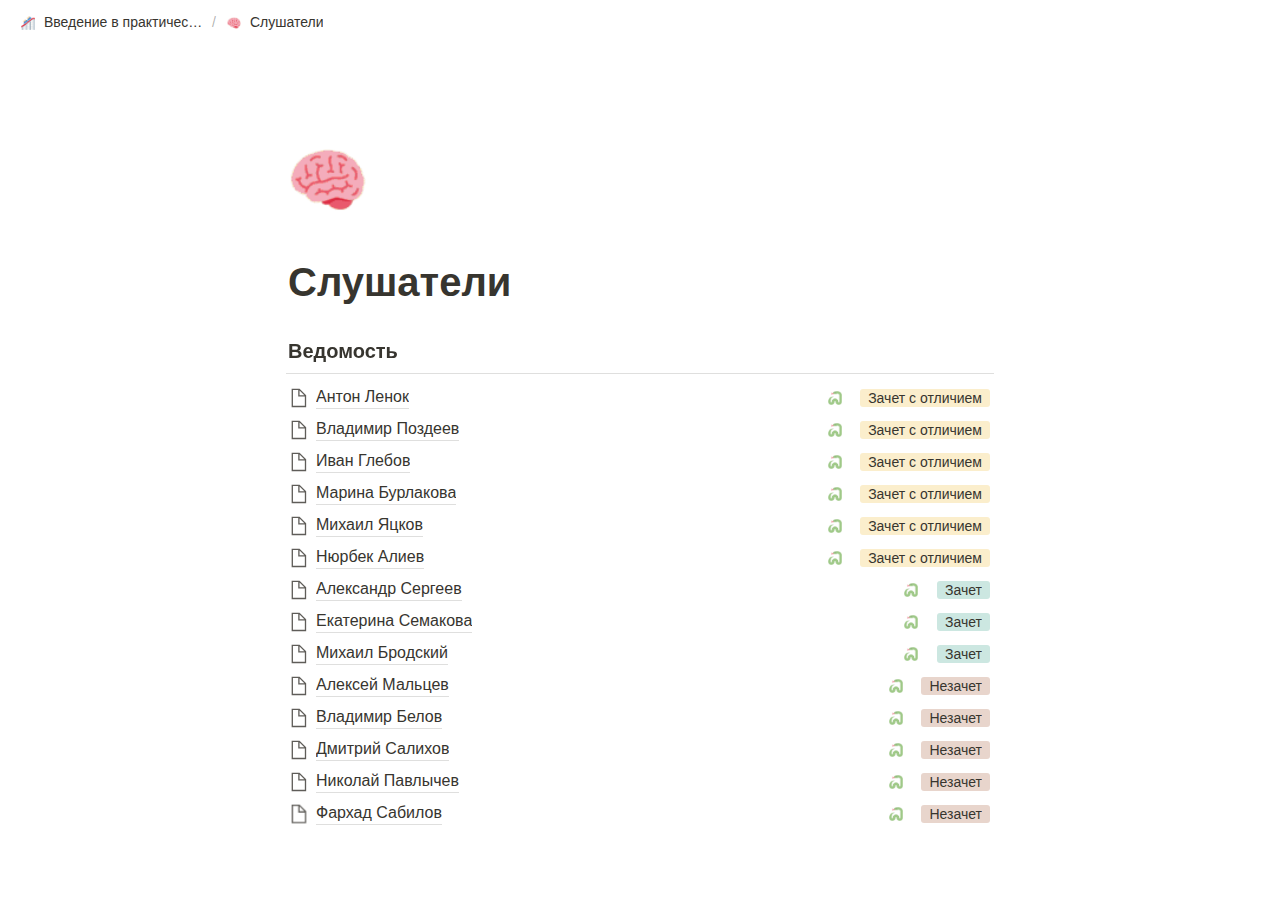
<file: students.html>
<html class="notion-html" lang="en"><head><meta charset="utf-8"/><meta content="width=device-width,height=device-height,initial-scale=1,maximum-scale=1,user-scalable=no,viewport-fit=cover" name="viewport"/><title>Слушатели</title><meta content="en_US" property="og:locale"/><link href="[data-uri]" rel="shortcut icon" type="image/x-icon"/><link href="/images/logo-ios.png" rel="apple-touch-icon"/><meta content="yes" name="apple-mobile-web-app-capable"/><meta content="telephone=no" name="format-detection"/><meta content="no" name="msapplication-tap-highlight"/><link href="assets/css/4c758603f1604611142662f0ddecadcb583394b5.css" media="print" rel="stylesheet"/><link href="assets/css/e1d809d762eeca23edf0cb31bb17bf3c703085f5.css" rel="stylesheet"/><link href="assets/css/d75e1629644e4d1ca4e93a0bedf3fb81ec5a682f.css" rel="stylesheet"/></head><body class="notion-body"><style>body{background:#fff}body.dark{background:#2f3437}.initial-loading-spinner{-webkit-animation:rotate 1s linear infinite;animation:rotate 1s linear infinite;-webkit-transform-origin:center center;transform-origin:center center;width:1em;height:1em;opacity:.5;display:block;pointer-events:none}@-webkit-keyframes rotate{0%{-webkit-transform:rotate(0) translateZ(0);transform:rotate(0) translateZ(0)}100%{-webkit-transform:rotate(360deg) translateZ(0);transform:rotate(360deg) translateZ(0)}}@keyframes rotate{0%{-webkit-transform:rotate(0) translateZ(0);transform:rotate(0) translateZ(0)}100%{-webkit-transform:rotate(360deg) translateZ(0);transform:rotate(360deg) translateZ(0)}}</style><style id="scroll-properties">
			::-webkit-scrollbar {
				width: 10px;
				height: 10px;
			}
			::-webkit-scrollbar {
				background: transparent;
			}
			::-webkit-scrollbar-track {
				background: #EDECE9;
			}
			::-webkit-scrollbar-thumb {
				background:#D3D1CB;
			}
			::-webkit-scrollbar-thumb:hover {
				background:#AEACA6;
			}
		</style><div id="notion-app"><div class="notion-app-inner notion-light-theme" style='color: rgb(55, 53, 47); fill: currentcolor; line-height: 1.5; font-family: -apple-system, BlinkMacSystemFont, "Segoe UI", Helvetica, "Apple Color Emoji", Arial, sans-serif, "Segoe UI Emoji", "Segoe UI Symbol"; -webkit-font-smoothing: auto;'><div class="notion-cursor-listener" style="width: 100vw; height: 100%; position: relative; display: flex; flex: 1 1 0%; background: white; cursor: text;"><div class="notion-frame" style="flex-grow: 1; flex-shrink: 1; display: flex; flex-direction: column; background: white; z-index: 1; height: 100vh; max-height: 100%; width: 1920px;"><div style="width: 100%; max-width: 100vw; z-index: 100; background: white;"><div class="notion-topbar" style="width: 100%; max-width: 100vw; height: 45px; opacity: 1; transition: opacity 700ms ease 0s, color 700ms ease 0s; position: relative;"><div style="display: flex; justify-content: space-between; align-items: center; position: absolute; overflow: hidden; height: 45px; left: 0px; right: 0px; bottom: 0px; padding-left: 12px; padding-right: 10px;"><div class="notranslate" style="display: flex; align-items: center; line-height: 1.2; font-size: 14px; height: 100%; flex-grow: 0; margin-right: 8px; min-width: 0px;"><div class="notion-selectable notion-page-block" data-block-id="b53e44be-75dc-4a1b-bb1b-1218d056953e" style="display: flex; align-items: center; min-width: 0px;"><a href="index.html" rel="noopener noreferrer" style="display: flex; text-decoration: none; user-select: none; cursor: pointer; color: inherit; min-width: 0px;"><div class="notion-focusable" role="button" style="user-select: none; transition: background 20ms ease-in 0s; cursor: pointer; display: inline-flex; align-items: center; flex-shrink: 1; white-space: nowrap; height: 24px; border-radius: 3px; font-size: inherit; line-height: 1.2; min-width: 0px; padding-left: 6px; padding-right: 6px; color: rgb(55, 53, 47);" tabindex="-1"><div style="display: flex; align-items: center; min-width: 0px;"><div aria-disabled="true" class="notion-record-icon notranslate notion-focusable" role="button" style="user-select: none; transition: background 20ms ease-in 0s; display: flex; align-items: center; justify-content: center; height: 20px; width: 20px; border-radius: 3px; flex-shrink: 0; margin-right: 6px;" tabindex="-1"><div style="display: flex; align-items: center; justify-content: center; height: 20px; width: 20px;"><div style="height: 14px; width: 14px; font-size: 14px; line-height: 1.1; margin-left: 0px; color: black;"><img alt="🎢" aria-label="🎢" class="notion-emoji" src="[data-uri]" style="width: 100%;
height: 100%;
background: url(assets/images/9a8c947f139c3e6c1d3d11e3f0ecbc261719de6f.png) 14.2857% 14.2857%/5700% 5700%"/></div></div></div><div class="notranslate" style="white-space: nowrap; overflow: hidden; text-overflow: ellipsis; max-width: 160px;">Введение в практические методы оптимизации</div></div></div></a></div><span style="margin-left: 2px; margin-right: 2px; color: rgba(55, 53, 47, 0.4);">/</span><div aria-disabled="true" class="notion-focusable" role="button" style="user-select: none; transition: background 20ms ease-in 0s; display: inline-flex; align-items: center; flex-shrink: 1; white-space: nowrap; height: 24px; border-radius: 3px; font-size: 14px; line-height: 1.2; min-width: 0px; padding-left: 6px; padding-right: 6px; color: rgb(55, 53, 47);" tabindex="-1"><div aria-disabled="true" class="notion-record-icon notranslate notion-focusable" role="button" style="user-select: none; transition: background 20ms ease-in 0s; display: flex; align-items: center; justify-content: center; height: 20px; width: 20px; border-radius: 3px; flex-shrink: 0; margin-right: 6px;" tabindex="-1"><div style="display: flex; align-items: center; justify-content: center; height: 20px; width: 20px;"><div style="height: 14px; width: 14px; font-size: 14px; line-height: 1.1; margin-left: 0px; color: black;"><img alt="🧠" aria-label="🧠" class="notion-emoji" src="[data-uri]" style="width: 100%;
height: 100%;
background: url(assets/images/9a8c947f139c3e6c1d3d11e3f0ecbc261719de6f.png) 91.0714% 33.9286%/5700% 5700%"/></div></div></div><div class="notranslate" style="white-space: nowrap; overflow: hidden; text-overflow: ellipsis; max-width: 240px;">Слушатели</div></div></div><div style="flex-grow: 1; flex-shrink: 1;"></div><div class="notion-focusable" role="button" style="user-select: none; transition: background 20ms ease-in 0s; cursor: pointer; display: inline-flex; align-items: center; flex-shrink: 0; white-space: nowrap; height: 28px; border-radius: 3px; font-size: 14px; line-height: 1.2; min-width: 0px; padding-left: 8px; padding-right: 8px; color: rgb(55, 53, 47);" tabindex="-1"><svg class="searchNew" style="width: 14px; height: 14px; display: block; fill: inherit; flex-shrink: 0; backface-visibility: hidden; margin-right: 6px;" viewbox="0 0 17 17"><path d="M6.78027 13.6729C8.24805 13.6729 9.60156 13.1982 10.709 12.4072L14.875 16.5732C15.0684 16.7666 15.3232 16.8633 15.5957 16.8633C16.167 16.8633 16.5713 16.4238 16.5713 15.8613C16.5713 15.5977 16.4834 15.3516 16.29 15.1582L12.1504 11.0098C13.0205 9.86719 13.5391 8.45215 13.5391 6.91406C13.5391 3.19629 10.498 0.155273 6.78027 0.155273C3.0625 0.155273 0.0214844 3.19629 0.0214844 6.91406C0.0214844 10.6318 3.0625 13.6729 6.78027 13.6729ZM6.78027 12.2139C3.87988 12.2139 1.48047 9.81445 1.48047 6.91406C1.48047 4.01367 3.87988 1.61426 6.78027 1.61426C9.68066 1.61426 12.0801 4.01367 12.0801 6.91406C12.0801 9.81445 9.68066 12.2139 6.78027 12.2139Z"></path></svg>Search</div><div class="notion-focusable" role="button" style="user-select: none; transition: background 20ms ease-in 0s; cursor: pointer; display: inline-flex; align-items: center; flex-shrink: 0; white-space: nowrap; height: 28px; border-radius: 3px; font-size: 14px; line-height: 1.2; min-width: 0px; padding-left: 8px; padding-right: 8px; color: rgb(55, 53, 47);" tabindex="-1">Duplicate</div><div class="notion-focusable" role="button" style="user-select: none; transition: background 20ms ease-in 0s; cursor: pointer; display: flex; align-items: center; justify-content: center; width: 32px; height: 28px; border-radius: 3px;" tabindex="-1"><svg class="dots" style="width: 18px; height: 18px; display: block; fill: inherit; flex-shrink: 0; backface-visibility: hidden;" viewbox="0 0 13 3"><g> <path d="M3,1.5A1.5,1.5,0,1,1,1.5,0,1.5,1.5,0,0,1,3,1.5Z"></path> <path d="M8,1.5A1.5,1.5,0,1,1,6.5,0,1.5,1.5,0,0,1,8,1.5Z"></path> <path d="M13,1.5A1.5,1.5,0,1,1,11.5,0,1.5,1.5,0,0,1,13,1.5Z"></path> </g></svg></div><div style="flex: 0 0 auto; width: 1px; height: 16px; margin-left: 8px; margin-right: 8px; background: rgba(55, 53, 47, 0.16);"></div><div class="notion-focusable" role="button" style="user-select: none; transition: background 20ms ease-in 0s; cursor: pointer; display: inline-flex; align-items: center; flex-shrink: 0; white-space: nowrap; height: 28px; border-radius: 3px; font-size: 14px; line-height: 1.2; min-width: 0px; padding-left: 8px; padding-right: 8px; color: rgb(55, 53, 47);" tabindex="-1"><svg class="notionLogo" style="width: 18px; height: 18px; display: block; fill: inherit; flex-shrink: 0; backface-visibility: hidden; margin-right: 6px;" viewbox="0 0 120 126"><path d="M 20.6927 21.9315C 24.5836 25.0924 26.0432 24.8512 33.3492 24.3638L 102.228 20.2279C 103.689 20.2279 102.474 18.7705 101.987 18.5283L 90.5477 10.2586C 88.3558 8.55699 85.4356 6.60818 79.8387 7.09563L 13.1433 11.9602C 10.711 12.2014 10.2251 13.4175 11.1939 14.3924L 20.6927 21.9315ZM 24.8281 37.9835L 24.8281 110.456C 24.8281 114.351 26.7745 115.808 31.1553 115.567L 106.853 111.187C 111.236 110.946 111.724 108.267 111.724 105.103L 111.724 33.1169C 111.724 29.958 110.509 28.2544 107.826 28.4976L 28.721 33.1169C 25.8018 33.3622 24.8281 34.8225 24.8281 37.9835ZM 99.5567 41.8711C 100.042 44.0622 99.5567 46.2512 97.3618 46.4974L 93.7143 47.2241L 93.7143 100.728C 90.5477 102.43 87.6275 103.403 85.1942 103.403C 81.2983 103.403 80.3226 102.186 77.4044 98.54L 53.5471 61.087L 53.5471 97.3239L 61.0964 99.0275C 61.0964 99.0275 61.0964 103.403 55.0057 103.403L 38.2148 104.377C 37.727 103.403 38.2148 100.973 39.9179 100.486L 44.2996 99.2717L 44.2996 51.36L 38.2158 50.8725C 37.728 48.6815 38.9431 45.5225 42.3532 45.2773L 60.3661 44.0631L 85.1942 82.0036L 85.1942 48.4402L 78.864 47.7136C 78.3781 45.0351 80.3226 43.0902 82.7569 42.849L 99.5567 41.8711ZM 7.5434 5.39404L 76.9175 0.285276C 85.4366 -0.445402 87.6285 0.0440428 92.983 3.93368L 115.128 19.4982C 118.782 22.1747 120 22.9034 120 25.8211L 120 111.187C 120 116.537 118.051 119.701 111.237 120.185L 30.6734 125.05C 25.5584 125.294 23.124 124.565 20.4453 121.158L 4.13735 99.9994C 1.21516 96.1048 0 93.191 0 89.7819L 0 13.903C 0 9.5279 1.94945 5.8785 7.5434 5.39404Z"></path></svg>Notion</div></div></div><div style="width: 100%; user-select: none;"></div></div><div class="notion-scroller vertical horizontal" style="display: flex; flex-direction: column; z-index: 1; flex-grow: 1; position: relative; align-items: center; overflow: auto; margin-right: 0px; margin-bottom: 0px;"><div style="width: 100%; display: flex; flex-direction: column; align-items: center; flex-shrink: 0; flex-grow: 0;"><div style="padding-left: calc(96px + env(safe-area-inset-left)); padding-right: calc(96px + env(safe-area-inset-right)); max-width: 100%; width: 900px;"><div aria-disabled="true" class="notion-record-icon notranslate notion-focusable" role="button" style="user-select: none; transition: background 20ms ease-in 0s; display: flex; align-items: center; justify-content: center; height: 78px; width: 78px; border-radius: 3px; flex-shrink: 0; position: relative; z-index: 1; margin-left: 3px; margin-bottom: 0px; align-self: flex-start; margin-top: 96px;" tabindex="-1"><div style="display: flex; align-items: center; justify-content: center; height: 78px; width: 78px;"><div style="height: 78px; width: 78px; font-size: 78px; line-height: 1.1; margin-left: 0px; color: black;"><div style="position: relative; width: 78px; height: 78px;"><img alt="🧠" aria-label="🧠" class="notion-emoji" src="[data-uri]" style="width: 78px;
height: 78px;
background: url(assets/images/9a8c947f139c3e6c1d3d11e3f0ecbc261719de6f.png) 91.0714% 33.9286%/5700% 5700%;
opacity: 1;
transition: opacity 100ms ease-out 0s"/><img alt="🧠" aria-label="🧠" src="assets/images/c456fba0201914a88e54369d7f60dfb74794ad67.svg" style="position: absolute; top: 0px; left: 0px; opacity: 0; width: 78px; height: 78px;"/></div></div></div></div><div class="notion-page-controls" style='display: flex; justify-content: flex-start; flex-wrap: wrap; margin-top: 8px; margin-bottom: 4px; margin-left: -1px; color: rgba(55, 53, 47, 0.4); font-family: -apple-system, BlinkMacSystemFont, "Segoe UI", Helvetica, "Apple Color Emoji", Arial, sans-serif, "Segoe UI Emoji", "Segoe UI Symbol"; height: 24px;'></div><div class="notion-selectable notion-page-block" data-block-id="d82629a1-e1d7-4fd1-ac96-32eb5f986f37" style='color: rgb(55, 53, 47); font-weight: 700; line-height: 1.2; font-size: 40px; font-family: -apple-system, BlinkMacSystemFont, "Segoe UI", Helvetica, "Apple Color Emoji", Arial, sans-serif, "Segoe UI Emoji", "Segoe UI Symbol"; cursor: text; display: flex; align-items: center;'><div class="" contenteditable="false" data-root="true" placeholder="Untitled" spellcheck="true" style="max-width: 100%; width: 100%; white-space: pre-wrap; word-break: break-word; caret-color: rgb(55, 53, 47); padding: 3px 2px;">Слушатели</div></div></div></div><div style="width: 100%; display: flex; flex-direction: column; align-items: center; flex-shrink: 0; flex-grow: 0;"><div style="padding-left: calc(96px + env(safe-area-inset-left)); padding-right: calc(96px + env(safe-area-inset-right)); max-width: 100%; width: 900px;"><div class="notion-page-details-controls" style='display: flex; align-items: baseline; justify-content: flex-start; flex-wrap: wrap; color: rgba(55, 53, 47, 0.4); font-family: -apple-system, BlinkMacSystemFont, "Segoe UI", Helvetica, "Apple Color Emoji", Arial, sans-serif, "Segoe UI Emoji", "Segoe UI Symbol"; padding-bottom: 20px;'></div></div></div><div class="notion-page-content" style="flex-shrink: 0; flex-grow: 1; width: 900px; max-width: 100%; display: flex; align-items: center; flex-direction: column; font-size: 16px; line-height: 1.5; padding-left: calc(96px + env(safe-area-inset-left)); padding-right: calc(96px + env(safe-area-inset-right)); padding-bottom: 30vh;"><div class="notion-selectable notion-collection_view-block" data-block-id="0eea5fcb-0012-431b-b3ea-deb6186847fc" style="width: 1905px; max-width: 1905px; align-self: center; margin-top: 2px; margin-bottom: 1px;"><div style="min-height: 42px; flex-shrink: 0; z-index: 1; overflow: visible; padding-left: 598.5px; padding-right: 598.5px;"><div class="notion-selectable notion-collection_view-block" data-block-id="0eea5fcb-0012-431b-b3ea-deb6186847fc" style="position: relative;"><div style="display: flex; align-items: center; height: 42px; padding-bottom: 2px;"><div style="display: flex; white-space: nowrap; overflow: hidden; flex-shrink: 0; min-width: 0px; padding: 4px 2px; margin-right: 4px;"><div class="" contenteditable="false" data-root="true" placeholder="Untitled" spellcheck="true" style='max-width: 100%; width: 100%; white-space: pre-wrap; word-break: break-word; caret-color: rgb(55, 53, 47); display: flex; align-items: center; font-family: -apple-system, BlinkMacSystemFont, "Segoe UI", Helvetica, "Apple Color Emoji", Arial, sans-serif, "Segoe UI Emoji", "Segoe UI Symbol"; font-weight: 600; font-size: 1.25em; line-height: 1.2; color: rgb(55, 53, 47);'>Ведомость</div></div><div style="display: flex; align-items: center; margin-left: auto; opacity: 0;"><div aria-disabled="false" class="notion-focusable" role="button" style="user-select: none; transition: background 20ms ease-in 0s; cursor: pointer; display: inline-flex; align-items: center; flex-shrink: 0; white-space: nowrap; height: 24px; border-radius: 3px; font-size: 14px; line-height: 1.2; min-width: 0px; padding-left: 6px; padding-right: 6px; color: rgba(55, 53, 47, 0.6); margin-left: 4px;" tabindex="-1"><svg class="collectionSearch" style="width: 14px; height: 14px; display: block; fill: rgba(55, 53, 47, 0.4); flex-shrink: 0; backface-visibility: hidden; margin-right: 6px;" viewbox="0 0 12 12"><path d="M11,9.92308 L8.04962,6.97308 C8.455,6.36385 8.69231,5.63308 8.69231,4.84615 C8.69231,2.72192 6.96962,1 4.84615,1 C2.72269,1 1,2.72192 1,4.84615 C1,6.97038 2.72231,8.69231 4.84615,8.69231 C5.63269,8.69231 6.36346,8.455 6.97269,8.05 L9.92308,11 L11,9.92308 Z M4.84615,7.15385 C3.57192,7.15385 2.53846,6.12038 2.53846,4.84615 C2.53846,3.57192 3.57231,2.53846 4.84615,2.53846 C6.12,2.53846 7.15385,3.57192 7.15385,4.84615 C7.15385,6.12038 6.12038,7.15385 4.84615,7.15385 Z"></path></svg>Search</div><span rel="noopener noreferrer" style="display: block;
text-decoration: none;
user-select: none;
cursor: default;
color: inherit;
margin-left: 4px"><div class="notion-focusable" role="button" style="user-select: none;
transition: background 20ms ease-in 0s;
cursor: default;
display: inline-flex;
align-items: center;
justify-content: center;
flex-shrink: 0;
border-radius: 3px;
height: 24px;
width: 24px;
padding: 0" tabindex="-1"><svg class="openAsPageThick" style="width: 14px;
height: 14px;
display: block;
fill: rgba(55, 53, 47, 0.4);
flex-shrink: 0;
backface-visibility: hidden;
cursor: default" viewbox="0 0 14 14"><polygon points="9.13029 3.66667 3.66667 9.13029 3.66667 7 2 7 2 12 7 12 7 10.3333 4.82065 10.3333 10.3333 4.82065 10.3333 7 12 7 12 2 7 2 7 3.66667"></polygon></svg></div></span><div class="notion-focusable" role="button" style="user-select: none; transition: background 20ms ease-in 0s; cursor: pointer; display: inline-flex; align-items: center; justify-content: center; flex-shrink: 0; border-radius: 3px; height: 24px; width: 24px; padding: 0px; margin-left: 4px;" tabindex="-1"><svg class="dots" style="width: 14px; height: 14px; display: block; fill: rgba(55, 53, 47, 0.4); flex-shrink: 0; backface-visibility: hidden;" viewbox="0 0 13 3"><g> <path d="M3,1.5A1.5,1.5,0,1,1,1.5,0,1.5,1.5,0,0,1,3,1.5Z"></path> <path d="M8,1.5A1.5,1.5,0,1,1,6.5,0,1.5,1.5,0,0,1,8,1.5Z"></path> <path d="M13,1.5A1.5,1.5,0,1,1,11.5,0,1.5,1.5,0,0,1,13,1.5Z"></path> </g></svg></div></div></div></div></div><div class="notion-scroller horizontal" style="flex-grow: 1; flex-shrink: 0; z-index: 1; overflow: auto hidden; margin-right: 0px; margin-bottom: 0px;"><div class="notion-list-view" style="padding-bottom: 0px; padding-left: 598.5px; padding-right: 598.5px;"><div class="notion-selectable notion-collection_view-block" data-block-id="0eea5fcb-0012-431b-b3ea-deb6186847fc" style="display: flex; flex-direction: column; border-top: 1px solid rgb(223, 223, 222); padding-top: 8px;"><div><div class="notion-selectable notion-collection_view-block" data-block-id="0eea5fcb-0012-431b-b3ea-deb6186847fc"></div></div><div class="notion-selectable notion-page-block notion-collection-item" data-block-id="94a551ba-1627-41f1-9cf7-36c61b538207" style="margin-top: 1px; margin-bottom: 1px;"><span rel="noopener noreferrer" style="display: flex;
color: inherit;
text-decoration: none;
height: 30px;
overflow: hidden;
border-radius: 3px;
cursor: default"><div class="notion-focusable" role="button" style="user-select: none;
transition: background 20ms ease-in 0s;
cursor: default;
width: 100%;
display: flex;
align-items: center;
padding-right: 4px" tabindex="-1"><div aria-disabled="false" class="notion-record-icon notranslate notion-focusable" role="button" style="user-select: none;
transition: background 20ms ease-in 0s;
cursor: default;
display: flex;
align-items: center;
justify-content: center;
height: 22px;
width: 22px;
border-radius: 3px;
flex-shrink: 0;
margin-left: 2px;
margin-right: 6px" tabindex="-1"><svg class="pageEmpty" style="width: 19.8px;
height: 19.8px;
display: block;
fill: rgba(55, 53, 47, 0.8);
flex-shrink: 0;
backface-visibility: hidden;
cursor: default" viewbox="0 0 30 30"><g> <path d="M16,1H4v28h22V11L16,1z M23.172,11H16V3.828L23.172,11z M24,27H6V3h8v10h10V27z"></path> </g></svg></div><div style="display: flex;
margin-right: auto;
min-width: 240px;
cursor: default"><div class="notranslate" style="white-space: nowrap;
overflow: hidden;
text-overflow: ellipsis;
font-weight: 500;
border-bottom: 1px solid rgb(223, 223, 222);
line-height: 1.3;
cursor: default">Антон Ленок</div></div><div style="display: flex;
align-items: center;
font-size: 14px;
margin-left: 14px;
margin-right: 0;
min-width: 20px;
height: 0;
cursor: default"><div style="max-width: 180px;
white-space: nowrap;
overflow: hidden;
text-overflow: ellipsis;
cursor: default"><span style="line-height: 1.2;
white-space: nowrap;
overflow: hidden;
text-overflow: ellipsis;
cursor: default"><a class="notion-link-token notion-enable-hover" data-token-index="0" href="https://colab.research.google.com/drive/11LTn9EegcKSXJ5DgI-GnSml6ozww8bPG?usp=sharing" rel="noopener noreferrer" style="cursor: default;
color: inherit;
overflow-wrap: break-word;
text-decoration: inherit" target="_blank"><span style="border-bottom: 0.05em solid rgba(55, 53, 47, 0.4);
border-top-color: rgba(55, 53, 47, 0.4);
border-right-color: rgba(55, 53, 47, 0.4);
border-left-color: rgba(55, 53, 47, 0.4);
opacity: 0.7;
cursor: default"><img alt="🐍" aria-label="🐍" class="notion-emoji" src="[data-uri]" style="width: 1em;
height: 1em;
background: url(assets/images/9a8c947f139c3e6c1d3d11e3f0ecbc261719de6f.png) 19.6429% 73.2143%/5700% 5700%;
vertical-align: -0.1em;
margin: 0 0.1em;
cursor: default"/></span></a>
</span></div></div><div style="display: flex;
align-items: center;
font-size: 14px;
margin-left: 14px;
margin-right: 0;
min-width: 20px;
height: 0;
flex-shrink: 0;
cursor: default"><div style="display: flex;
min-width: 0;
margin-right: -6px;
cursor: default"><div style="display: flex;
align-items: center;
flex-shrink: 1;
min-width: 0;
height: 18px;
border-radius: 3px;
padding-left: 8px;
padding-right: 8px;
font-size: 14px;
line-height: 120%;
color: rgb(55, 53, 47);
background: rgba(233, 168, 0, 0.2);
margin: 0 6px 0 0;
cursor: default"><div style="white-space: nowrap;
overflow: hidden;
text-overflow: ellipsis;
cursor: default">Зачет с отличием</div></div></div></div></div></span></div><div class="notion-selectable notion-page-block notion-collection-item" data-block-id="6f70b2d7-5706-4669-8caa-0aaa9d1c139b" style="margin-top: 1px; margin-bottom: 1px;"><span rel="noopener noreferrer" style="display: flex;
color: inherit;
text-decoration: none;
height: 30px;
overflow: hidden;
border-radius: 3px;
cursor: default"><div class="notion-focusable" role="button" style="user-select: none;
transition: background 20ms ease-in 0s;
cursor: default;
width: 100%;
display: flex;
align-items: center;
padding-right: 4px" tabindex="-1"><div aria-disabled="false" class="notion-record-icon notranslate notion-focusable" role="button" style="user-select: none;
transition: background 20ms ease-in 0s;
cursor: default;
display: flex;
align-items: center;
justify-content: center;
height: 22px;
width: 22px;
border-radius: 3px;
flex-shrink: 0;
margin-left: 2px;
margin-right: 6px" tabindex="-1"><svg class="pageEmpty" style="width: 19.8px;
height: 19.8px;
display: block;
fill: rgba(55, 53, 47, 0.8);
flex-shrink: 0;
backface-visibility: hidden;
cursor: default" viewbox="0 0 30 30"><g> <path d="M16,1H4v28h22V11L16,1z M23.172,11H16V3.828L23.172,11z M24,27H6V3h8v10h10V27z"></path> </g></svg></div><div style="display: flex;
margin-right: auto;
min-width: 240px;
cursor: default"><div class="notranslate" style="white-space: nowrap;
overflow: hidden;
text-overflow: ellipsis;
font-weight: 500;
border-bottom: 1px solid rgb(223, 223, 222);
line-height: 1.3;
cursor: default">Владимир Поздеев</div></div><div style="display: flex;
align-items: center;
font-size: 14px;
margin-left: 14px;
margin-right: 0;
min-width: 20px;
height: 0;
cursor: default"><div style="max-width: 180px;
white-space: nowrap;
overflow: hidden;
text-overflow: ellipsis;
cursor: default"><span style="line-height: 1.2;
white-space: nowrap;
overflow: hidden;
text-overflow: ellipsis;
cursor: default"><a class="notion-link-token notion-enable-hover" data-token-index="0" href="https://colab.research.google.com/drive/1g17wmITWZ6tC_2VRNz_0vJ2cWdHhwqEl?usp=sharing" rel="noopener noreferrer" style="cursor: default;
color: inherit;
overflow-wrap: break-word;
text-decoration: inherit" target="_blank"><span style="border-bottom: 0.05em solid rgba(55, 53, 47, 0.4);
border-top-color: rgba(55, 53, 47, 0.4);
border-right-color: rgba(55, 53, 47, 0.4);
border-left-color: rgba(55, 53, 47, 0.4);
opacity: 0.7;
cursor: default"><img alt="🐍" aria-label="🐍" class="notion-emoji" src="[data-uri]" style="width: 1em;
height: 1em;
background: url(assets/images/9a8c947f139c3e6c1d3d11e3f0ecbc261719de6f.png) 19.6429% 73.2143%/5700% 5700%;
vertical-align: -0.1em;
margin: 0 0.1em;
cursor: default"/></span></a>
</span></div></div><div style="display: flex;
align-items: center;
font-size: 14px;
margin-left: 14px;
margin-right: 0;
min-width: 20px;
height: 0;
flex-shrink: 0;
cursor: default"><div style="display: flex;
min-width: 0;
margin-right: -6px;
cursor: default"><div style="display: flex;
align-items: center;
flex-shrink: 1;
min-width: 0;
height: 18px;
border-radius: 3px;
padding-left: 8px;
padding-right: 8px;
font-size: 14px;
line-height: 120%;
color: rgb(55, 53, 47);
background: rgba(233, 168, 0, 0.2);
margin: 0 6px 0 0;
cursor: default"><div style="white-space: nowrap;
overflow: hidden;
text-overflow: ellipsis;
cursor: default">Зачет с отличием</div></div></div></div></div></span></div><div class="notion-selectable notion-page-block notion-collection-item" data-block-id="8dc84bb3-5f10-489e-97ef-8d829fc02d2d" style="margin-top: 1px; margin-bottom: 1px;"><span rel="noopener noreferrer" style="display: flex;
color: inherit;
text-decoration: none;
height: 30px;
overflow: hidden;
border-radius: 3px;
cursor: default"><div class="notion-focusable" role="button" style="user-select: none;
transition: background 20ms ease-in 0s;
cursor: default;
width: 100%;
display: flex;
align-items: center;
padding-right: 4px" tabindex="-1"><div aria-disabled="false" class="notion-record-icon notranslate notion-focusable" role="button" style="user-select: none;
transition: background 20ms ease-in 0s;
cursor: default;
display: flex;
align-items: center;
justify-content: center;
height: 22px;
width: 22px;
border-radius: 3px;
flex-shrink: 0;
margin-left: 2px;
margin-right: 6px" tabindex="-1"><svg class="pageEmpty" style="width: 19.8px;
height: 19.8px;
display: block;
fill: rgba(55, 53, 47, 0.8);
flex-shrink: 0;
backface-visibility: hidden;
cursor: default" viewbox="0 0 30 30"><g> <path d="M16,1H4v28h22V11L16,1z M23.172,11H16V3.828L23.172,11z M24,27H6V3h8v10h10V27z"></path> </g></svg></div><div style="display: flex;
margin-right: auto;
min-width: 240px;
cursor: default"><div class="notranslate" style="white-space: nowrap;
overflow: hidden;
text-overflow: ellipsis;
font-weight: 500;
border-bottom: 1px solid rgb(223, 223, 222);
line-height: 1.3;
cursor: default">Иван Глебов</div></div><div style="display: flex;
align-items: center;
font-size: 14px;
margin-left: 14px;
margin-right: 0;
min-width: 20px;
height: 0;
cursor: default"><div style="max-width: 180px;
white-space: nowrap;
overflow: hidden;
text-overflow: ellipsis;
cursor: default"><span style="line-height: 1.2;
white-space: nowrap;
overflow: hidden;
text-overflow: ellipsis;
cursor: default"><a class="notion-link-token notion-enable-hover" data-token-index="0" href="https://colab.research.google.com/drive/14EST8vw7p-HnBuYmsctbNy0OXDLyqtbf?usp=sharing" rel="noopener noreferrer" style="cursor: default;
color: inherit;
overflow-wrap: break-word;
text-decoration: inherit" target="_blank"><span style="border-bottom: 0.05em solid rgba(55, 53, 47, 0.4);
border-top-color: rgba(55, 53, 47, 0.4);
border-right-color: rgba(55, 53, 47, 0.4);
border-left-color: rgba(55, 53, 47, 0.4);
opacity: 0.7;
cursor: default"><img alt="🐍" aria-label="🐍" class="notion-emoji" src="[data-uri]" style="width: 1em;
height: 1em;
background: url(assets/images/9a8c947f139c3e6c1d3d11e3f0ecbc261719de6f.png) 19.6429% 73.2143%/5700% 5700%;
vertical-align: -0.1em;
margin: 0 0.1em;
cursor: default"/></span></a>
</span></div></div><div style="display: flex;
align-items: center;
font-size: 14px;
margin-left: 14px;
margin-right: 0;
min-width: 20px;
height: 0;
flex-shrink: 0;
cursor: default"><div style="display: flex;
min-width: 0;
margin-right: -6px;
cursor: default"><div style="display: flex;
align-items: center;
flex-shrink: 1;
min-width: 0;
height: 18px;
border-radius: 3px;
padding-left: 8px;
padding-right: 8px;
font-size: 14px;
line-height: 120%;
color: rgb(55, 53, 47);
background: rgba(233, 168, 0, 0.2);
margin: 0 6px 0 0;
cursor: default"><div style="white-space: nowrap;
overflow: hidden;
text-overflow: ellipsis;
cursor: default">Зачет с отличием</div></div></div></div></div></span></div><div class="notion-selectable notion-page-block notion-collection-item" data-block-id="0259a10c-a037-4bb9-b196-bd980b92e394" style="margin-top: 1px; margin-bottom: 1px;"><span rel="noopener noreferrer" style="display: flex;
color: inherit;
text-decoration: none;
height: 30px;
overflow: hidden;
border-radius: 3px;
cursor: default"><div class="notion-focusable" role="button" style="user-select: none;
transition: background 20ms ease-in 0s;
cursor: default;
width: 100%;
display: flex;
align-items: center;
padding-right: 4px" tabindex="-1"><div aria-disabled="false" class="notion-record-icon notranslate notion-focusable" role="button" style="user-select: none;
transition: background 20ms ease-in 0s;
cursor: default;
display: flex;
align-items: center;
justify-content: center;
height: 22px;
width: 22px;
border-radius: 3px;
flex-shrink: 0;
margin-left: 2px;
margin-right: 6px" tabindex="-1"><svg class="pageEmpty" style="width: 19.8px;
height: 19.8px;
display: block;
fill: rgba(55, 53, 47, 0.8);
flex-shrink: 0;
backface-visibility: hidden;
cursor: default" viewbox="0 0 30 30"><g> <path d="M16,1H4v28h22V11L16,1z M23.172,11H16V3.828L23.172,11z M24,27H6V3h8v10h10V27z"></path> </g></svg></div><div style="display: flex;
margin-right: auto;
min-width: 240px;
cursor: default"><div class="notranslate" style="white-space: nowrap;
overflow: hidden;
text-overflow: ellipsis;
font-weight: 500;
border-bottom: 1px solid rgb(223, 223, 222);
line-height: 1.3;
cursor: default">Марина Бурлакова</div></div><div style="display: flex;
align-items: center;
font-size: 14px;
margin-left: 14px;
margin-right: 0;
min-width: 20px;
height: 0;
cursor: default"><div style="max-width: 180px;
white-space: nowrap;
overflow: hidden;
text-overflow: ellipsis;
cursor: default"><span style="line-height: 1.2;
white-space: nowrap;
overflow: hidden;
text-overflow: ellipsis;
cursor: default"><a class="notion-link-token notion-enable-hover" data-token-index="0" href="https://colab.research.google.com/drive/14bItsGGTdqAEhjiMgXf0aWZubAEOovLj?usp=sharing" rel="noopener noreferrer" style="cursor: default;
color: inherit;
overflow-wrap: break-word;
text-decoration: inherit" target="_blank"><span style="border-bottom: 0.05em solid rgba(55, 53, 47, 0.4);
border-top-color: rgba(55, 53, 47, 0.4);
border-right-color: rgba(55, 53, 47, 0.4);
border-left-color: rgba(55, 53, 47, 0.4);
opacity: 0.7;
cursor: default"><img alt="🐍" aria-label="🐍" class="notion-emoji" src="[data-uri]" style="width: 1em;
height: 1em;
background: url(assets/images/9a8c947f139c3e6c1d3d11e3f0ecbc261719de6f.png) 19.6429% 73.2143%/5700% 5700%;
vertical-align: -0.1em;
margin: 0 0.1em;
cursor: default"/></span></a>
</span></div></div><div style="display: flex;
align-items: center;
font-size: 14px;
margin-left: 14px;
margin-right: 0;
min-width: 20px;
height: 0;
flex-shrink: 0;
cursor: default"><div style="display: flex;
min-width: 0;
margin-right: -6px;
cursor: default"><div style="display: flex;
align-items: center;
flex-shrink: 1;
min-width: 0;
height: 18px;
border-radius: 3px;
padding-left: 8px;
padding-right: 8px;
font-size: 14px;
line-height: 120%;
color: rgb(55, 53, 47);
background: rgba(233, 168, 0, 0.2);
margin: 0 6px 0 0;
cursor: default"><div style="white-space: nowrap;
overflow: hidden;
text-overflow: ellipsis;
cursor: default">Зачет с отличием</div></div></div></div></div></span></div><div class="notion-selectable notion-page-block notion-collection-item" data-block-id="ac37b0c0-6337-4cd3-a4e5-42b0e8f68b12" style="margin-top: 1px; margin-bottom: 1px;"><span rel="noopener noreferrer" style="display: flex;
color: inherit;
text-decoration: none;
height: 30px;
overflow: hidden;
border-radius: 3px;
cursor: default"><div class="notion-focusable" role="button" style="user-select: none;
transition: background 20ms ease-in 0s;
cursor: default;
width: 100%;
display: flex;
align-items: center;
padding-right: 4px" tabindex="-1"><div aria-disabled="false" class="notion-record-icon notranslate notion-focusable" role="button" style="user-select: none;
transition: background 20ms ease-in 0s;
cursor: default;
display: flex;
align-items: center;
justify-content: center;
height: 22px;
width: 22px;
border-radius: 3px;
flex-shrink: 0;
margin-left: 2px;
margin-right: 6px" tabindex="-1"><svg class="pageEmpty" style="width: 19.8px;
height: 19.8px;
display: block;
fill: rgba(55, 53, 47, 0.8);
flex-shrink: 0;
backface-visibility: hidden;
cursor: default" viewbox="0 0 30 30"><g> <path d="M16,1H4v28h22V11L16,1z M23.172,11H16V3.828L23.172,11z M24,27H6V3h8v10h10V27z"></path> </g></svg></div><div style="display: flex;
margin-right: auto;
min-width: 240px;
cursor: default"><div class="notranslate" style="white-space: nowrap;
overflow: hidden;
text-overflow: ellipsis;
font-weight: 500;
border-bottom: 1px solid rgb(223, 223, 222);
line-height: 1.3;
cursor: default">Михаил Яцков</div></div><div style="display: flex;
align-items: center;
font-size: 14px;
margin-left: 14px;
margin-right: 0;
min-width: 20px;
height: 0;
cursor: default"><div style="max-width: 180px;
white-space: nowrap;
overflow: hidden;
text-overflow: ellipsis;
cursor: default"><span style="line-height: 1.2;
white-space: nowrap;
overflow: hidden;
text-overflow: ellipsis;
cursor: default"><a class="notion-link-token notion-enable-hover" data-token-index="0" href="https://colab.research.google.com/drive/1MHy75sYKvrLfkBQvBgEhzC0WWUqBHOVi?usp=sharing" rel="noopener noreferrer" style="cursor: default;
color: inherit;
overflow-wrap: break-word;
text-decoration: inherit" target="_blank"><span style="border-bottom: 0.05em solid rgba(55, 53, 47, 0.4);
border-top-color: rgba(55, 53, 47, 0.4);
border-right-color: rgba(55, 53, 47, 0.4);
border-left-color: rgba(55, 53, 47, 0.4);
opacity: 0.7;
cursor: default"><img alt="🐍" aria-label="🐍" class="notion-emoji" src="[data-uri]" style="width: 1em;
height: 1em;
background: url(assets/images/9a8c947f139c3e6c1d3d11e3f0ecbc261719de6f.png) 19.6429% 73.2143%/5700% 5700%;
vertical-align: -0.1em;
margin: 0 0.1em;
cursor: default"/></span></a>
</span></div></div><div style="display: flex;
align-items: center;
font-size: 14px;
margin-left: 14px;
margin-right: 0;
min-width: 20px;
height: 0;
flex-shrink: 0;
cursor: default"><div style="display: flex;
min-width: 0;
margin-right: -6px;
cursor: default"><div style="display: flex;
align-items: center;
flex-shrink: 1;
min-width: 0;
height: 18px;
border-radius: 3px;
padding-left: 8px;
padding-right: 8px;
font-size: 14px;
line-height: 120%;
color: rgb(55, 53, 47);
background: rgba(233, 168, 0, 0.2);
margin: 0 6px 0 0;
cursor: default"><div style="white-space: nowrap;
overflow: hidden;
text-overflow: ellipsis;
cursor: default">Зачет с отличием</div></div></div></div></div></span></div><div class="notion-selectable notion-page-block notion-collection-item" data-block-id="d79973d9-e9bb-47a4-a83e-6f27a08ae656" style="margin-top: 1px; margin-bottom: 1px;"><span rel="noopener noreferrer" style="display: flex;
color: inherit;
text-decoration: none;
height: 30px;
overflow: hidden;
border-radius: 3px;
cursor: default"><div class="notion-focusable" role="button" style="user-select: none;
transition: background 20ms ease-in 0s;
cursor: default;
width: 100%;
display: flex;
align-items: center;
padding-right: 4px" tabindex="-1"><div aria-disabled="false" class="notion-record-icon notranslate notion-focusable" role="button" style="user-select: none;
transition: background 20ms ease-in 0s;
cursor: default;
display: flex;
align-items: center;
justify-content: center;
height: 22px;
width: 22px;
border-radius: 3px;
flex-shrink: 0;
margin-left: 2px;
margin-right: 6px" tabindex="-1"><svg class="pageEmpty" style="width: 19.8px;
height: 19.8px;
display: block;
fill: rgba(55, 53, 47, 0.8);
flex-shrink: 0;
backface-visibility: hidden;
cursor: default" viewbox="0 0 30 30"><g> <path d="M16,1H4v28h22V11L16,1z M23.172,11H16V3.828L23.172,11z M24,27H6V3h8v10h10V27z"></path> </g></svg></div><div style="display: flex;
margin-right: auto;
min-width: 240px;
cursor: default"><div class="notranslate" style="white-space: nowrap;
overflow: hidden;
text-overflow: ellipsis;
font-weight: 500;
border-bottom: 1px solid rgb(223, 223, 222);
line-height: 1.3;
cursor: default">Нюрбек Алиев</div></div><div style="display: flex;
align-items: center;
font-size: 14px;
margin-left: 14px;
margin-right: 0;
min-width: 20px;
height: 0;
cursor: default"><div style="max-width: 180px;
white-space: nowrap;
overflow: hidden;
text-overflow: ellipsis;
cursor: default"><span style="line-height: 1.2;
white-space: nowrap;
overflow: hidden;
text-overflow: ellipsis;
cursor: default"><a class="notion-link-token notion-enable-hover" data-token-index="0" href="https://colab.research.google.com/drive/1K9DgLVvcmHxJS56NFDuLfdKLCLDbFj2A?usp=sharing" rel="noopener noreferrer" style="cursor: default;
color: inherit;
overflow-wrap: break-word;
text-decoration: inherit" target="_blank"><span style="border-bottom: 0.05em solid rgba(55, 53, 47, 0.4);
border-top-color: rgba(55, 53, 47, 0.4);
border-right-color: rgba(55, 53, 47, 0.4);
border-left-color: rgba(55, 53, 47, 0.4);
opacity: 0.7;
cursor: default"><img alt="🐍" aria-label="🐍" class="notion-emoji" src="[data-uri]" style="width: 1em;
height: 1em;
background: url(assets/images/9a8c947f139c3e6c1d3d11e3f0ecbc261719de6f.png) 19.6429% 73.2143%/5700% 5700%;
vertical-align: -0.1em;
margin: 0 0.1em;
cursor: default"/></span></a>
</span></div></div><div style="display: flex;
align-items: center;
font-size: 14px;
margin-left: 14px;
margin-right: 0;
min-width: 20px;
height: 0;
flex-shrink: 0;
cursor: default"><div style="display: flex;
min-width: 0;
margin-right: -6px;
cursor: default"><div style="display: flex;
align-items: center;
flex-shrink: 1;
min-width: 0;
height: 18px;
border-radius: 3px;
padding-left: 8px;
padding-right: 8px;
font-size: 14px;
line-height: 120%;
color: rgb(55, 53, 47);
background: rgba(233, 168, 0, 0.2);
margin: 0 6px 0 0;
cursor: default"><div style="white-space: nowrap;
overflow: hidden;
text-overflow: ellipsis;
cursor: default">Зачет с отличием</div></div></div></div></div></span></div><div class="notion-selectable notion-page-block notion-collection-item" data-block-id="348e848f-e02e-4fb9-a2b5-3e18addd1584" style="margin-top: 1px; margin-bottom: 1px;"><span rel="noopener noreferrer" style="display: flex;
color: inherit;
text-decoration: none;
height: 30px;
overflow: hidden;
border-radius: 3px;
cursor: default"><div class="notion-focusable" role="button" style="user-select: none;
transition: background 20ms ease-in 0s;
cursor: default;
width: 100%;
display: flex;
align-items: center;
padding-right: 4px" tabindex="-1"><div aria-disabled="false" class="notion-record-icon notranslate notion-focusable" role="button" style="user-select: none;
transition: background 20ms ease-in 0s;
cursor: default;
display: flex;
align-items: center;
justify-content: center;
height: 22px;
width: 22px;
border-radius: 3px;
flex-shrink: 0;
margin-left: 2px;
margin-right: 6px" tabindex="-1"><svg class="pageEmpty" style="width: 19.8px;
height: 19.8px;
display: block;
fill: rgba(55, 53, 47, 0.8);
flex-shrink: 0;
backface-visibility: hidden;
cursor: default" viewbox="0 0 30 30"><g> <path d="M16,1H4v28h22V11L16,1z M23.172,11H16V3.828L23.172,11z M24,27H6V3h8v10h10V27z"></path> </g></svg></div><div style="display: flex;
margin-right: auto;
min-width: 240px;
cursor: default"><div class="notranslate" style="white-space: nowrap;
overflow: hidden;
text-overflow: ellipsis;
font-weight: 500;
border-bottom: 1px solid rgb(223, 223, 222);
line-height: 1.3;
cursor: default">Александр Сергеев</div></div><div style="display: flex;
align-items: center;
font-size: 14px;
margin-left: 14px;
margin-right: 0;
min-width: 20px;
height: 0;
cursor: default"><div style="max-width: 180px;
white-space: nowrap;
overflow: hidden;
text-overflow: ellipsis;
cursor: default"><span style="line-height: 1.2;
white-space: nowrap;
overflow: hidden;
text-overflow: ellipsis;
cursor: default"><a class="notion-link-token notion-enable-hover" data-token-index="0" href="https://colab.research.google.com/drive/1HqFzQ_vd8Do6GzkWwF-dOkauFKyxTZ16?usp=sharing" rel="noopener noreferrer" style="cursor: default;
color: inherit;
overflow-wrap: break-word;
text-decoration: inherit" target="_blank"><span style="border-bottom: 0.05em solid rgba(55, 53, 47, 0.4);
border-top-color: rgba(55, 53, 47, 0.4);
border-right-color: rgba(55, 53, 47, 0.4);
border-left-color: rgba(55, 53, 47, 0.4);
opacity: 0.7;
cursor: default"><img alt="🐍" aria-label="🐍" class="notion-emoji" src="[data-uri]" style="width: 1em;
height: 1em;
background: url(assets/images/9a8c947f139c3e6c1d3d11e3f0ecbc261719de6f.png) 19.6429% 73.2143%/5700% 5700%;
vertical-align: -0.1em;
margin: 0 0.1em;
cursor: default"/></span></a>
</span></div></div><div style="display: flex;
align-items: center;
font-size: 14px;
margin-left: 14px;
margin-right: 0;
min-width: 20px;
height: 0;
flex-shrink: 0;
cursor: default"><div style="display: flex;
min-width: 0;
margin-right: -6px;
cursor: default"><div style="display: flex;
align-items: center;
flex-shrink: 1;
min-width: 0;
height: 18px;
border-radius: 3px;
padding-left: 8px;
padding-right: 8px;
font-size: 14px;
line-height: 120%;
color: rgb(55, 53, 47);
background: rgba(0, 135, 107, 0.2);
margin: 0 6px 0 0;
cursor: default"><div style="white-space: nowrap;
overflow: hidden;
text-overflow: ellipsis;
cursor: default">Зачет</div></div></div></div></div></span></div><div class="notion-selectable notion-page-block notion-collection-item" data-block-id="6beae01b-3a36-4af7-8b93-86c52c7dd679" style="margin-top: 1px; margin-bottom: 1px;"><span rel="noopener noreferrer" style="display: flex;
color: inherit;
text-decoration: none;
height: 30px;
overflow: hidden;
border-radius: 3px;
cursor: default"><div class="notion-focusable" role="button" style="user-select: none;
transition: background 20ms ease-in 0s;
cursor: default;
width: 100%;
display: flex;
align-items: center;
padding-right: 4px" tabindex="-1"><div aria-disabled="false" class="notion-record-icon notranslate notion-focusable" role="button" style="user-select: none;
transition: background 20ms ease-in 0s;
cursor: default;
display: flex;
align-items: center;
justify-content: center;
height: 22px;
width: 22px;
border-radius: 3px;
flex-shrink: 0;
margin-left: 2px;
margin-right: 6px" tabindex="-1"><svg class="pageEmpty" style="width: 19.8px;
height: 19.8px;
display: block;
fill: rgba(55, 53, 47, 0.8);
flex-shrink: 0;
backface-visibility: hidden;
cursor: default" viewbox="0 0 30 30"><g> <path d="M16,1H4v28h22V11L16,1z M23.172,11H16V3.828L23.172,11z M24,27H6V3h8v10h10V27z"></path> </g></svg></div><div style="display: flex;
margin-right: auto;
min-width: 240px;
cursor: default"><div class="notranslate" style="white-space: nowrap;
overflow: hidden;
text-overflow: ellipsis;
font-weight: 500;
border-bottom: 1px solid rgb(223, 223, 222);
line-height: 1.3;
cursor: default">Екатерина Семакова</div></div><div style="display: flex;
align-items: center;
font-size: 14px;
margin-left: 14px;
margin-right: 0;
min-width: 20px;
height: 0;
cursor: default"><div style="max-width: 180px;
white-space: nowrap;
overflow: hidden;
text-overflow: ellipsis;
cursor: default"><span style="line-height: 1.2;
white-space: nowrap;
overflow: hidden;
text-overflow: ellipsis;
cursor: default"><a class="notion-link-token notion-enable-hover" data-token-index="0" href="https://colab.research.google.com/drive/1gTFfNC-PJHTOR0ou88btl8MT1lKAZfaH?usp=sharing" rel="noopener noreferrer" style="cursor: default;
color: inherit;
overflow-wrap: break-word;
text-decoration: inherit" target="_blank"><span style="border-bottom: 0.05em solid rgba(55, 53, 47, 0.4);
border-top-color: rgba(55, 53, 47, 0.4);
border-right-color: rgba(55, 53, 47, 0.4);
border-left-color: rgba(55, 53, 47, 0.4);
opacity: 0.7;
cursor: default"><img alt="🐍" aria-label="🐍" class="notion-emoji" src="[data-uri]" style="width: 1em;
height: 1em;
background: url(assets/images/9a8c947f139c3e6c1d3d11e3f0ecbc261719de6f.png) 19.6429% 73.2143%/5700% 5700%;
vertical-align: -0.1em;
margin: 0 0.1em;
cursor: default"/></span></a>
</span></div></div><div style="display: flex;
align-items: center;
font-size: 14px;
margin-left: 14px;
margin-right: 0;
min-width: 20px;
height: 0;
flex-shrink: 0;
cursor: default"><div style="display: flex;
min-width: 0;
margin-right: -6px;
cursor: default"><div style="display: flex;
align-items: center;
flex-shrink: 1;
min-width: 0;
height: 18px;
border-radius: 3px;
padding-left: 8px;
padding-right: 8px;
font-size: 14px;
line-height: 120%;
color: rgb(55, 53, 47);
background: rgba(0, 135, 107, 0.2);
margin: 0 6px 0 0;
cursor: default"><div style="white-space: nowrap;
overflow: hidden;
text-overflow: ellipsis;
cursor: default">Зачет</div></div></div></div></div></span></div><div class="notion-selectable notion-page-block notion-collection-item" data-block-id="1b113ac3-5db3-4651-a8a4-6ab9219672c1" style="margin-top: 1px; margin-bottom: 1px;"><span rel="noopener noreferrer" style="display: flex;
color: inherit;
text-decoration: none;
height: 30px;
overflow: hidden;
border-radius: 3px;
cursor: default"><div class="notion-focusable" role="button" style="user-select: none;
transition: background 20ms ease-in 0s;
cursor: default;
width: 100%;
display: flex;
align-items: center;
padding-right: 4px" tabindex="-1"><div aria-disabled="false" class="notion-record-icon notranslate notion-focusable" role="button" style="user-select: none;
transition: background 20ms ease-in 0s;
cursor: default;
display: flex;
align-items: center;
justify-content: center;
height: 22px;
width: 22px;
border-radius: 3px;
flex-shrink: 0;
margin-left: 2px;
margin-right: 6px" tabindex="-1"><svg class="pageEmpty" style="width: 19.8px;
height: 19.8px;
display: block;
fill: rgba(55, 53, 47, 0.8);
flex-shrink: 0;
backface-visibility: hidden;
cursor: default" viewbox="0 0 30 30"><g> <path d="M16,1H4v28h22V11L16,1z M23.172,11H16V3.828L23.172,11z M24,27H6V3h8v10h10V27z"></path> </g></svg></div><div style="display: flex;
margin-right: auto;
min-width: 240px;
cursor: default"><div class="notranslate" style="white-space: nowrap;
overflow: hidden;
text-overflow: ellipsis;
font-weight: 500;
border-bottom: 1px solid rgb(223, 223, 222);
line-height: 1.3;
cursor: default">Михаил Бродский</div></div><div style="display: flex;
align-items: center;
font-size: 14px;
margin-left: 14px;
margin-right: 0;
min-width: 20px;
height: 0;
cursor: default"><div style="max-width: 180px;
white-space: nowrap;
overflow: hidden;
text-overflow: ellipsis;
cursor: default"><span style="line-height: 1.2;
white-space: nowrap;
overflow: hidden;
text-overflow: ellipsis;
cursor: default"><a class="notion-link-token notion-enable-hover" data-token-index="0" href="https://colab.research.google.com/drive/1NoxHt_tB8iA3oVaUbYiMIp8WjiwQmAB1?usp=sharing" rel="noopener noreferrer" style="cursor: default;
color: inherit;
overflow-wrap: break-word;
text-decoration: inherit" target="_blank"><span style="border-bottom: 0.05em solid rgba(55, 53, 47, 0.4);
border-top-color: rgba(55, 53, 47, 0.4);
border-right-color: rgba(55, 53, 47, 0.4);
border-left-color: rgba(55, 53, 47, 0.4);
opacity: 0.7;
cursor: default"><img alt="🐍" aria-label="🐍" class="notion-emoji" src="[data-uri]" style="width: 1em;
height: 1em;
background: url(assets/images/9a8c947f139c3e6c1d3d11e3f0ecbc261719de6f.png) 19.6429% 73.2143%/5700% 5700%;
vertical-align: -0.1em;
margin: 0 0.1em;
cursor: default"/></span></a>
</span></div></div><div style="display: flex;
align-items: center;
font-size: 14px;
margin-left: 14px;
margin-right: 0;
min-width: 20px;
height: 0;
flex-shrink: 0;
cursor: default"><div style="display: flex;
min-width: 0;
margin-right: -6px;
cursor: default"><div style="display: flex;
align-items: center;
flex-shrink: 1;
min-width: 0;
height: 18px;
border-radius: 3px;
padding-left: 8px;
padding-right: 8px;
font-size: 14px;
line-height: 120%;
color: rgb(55, 53, 47);
background: rgba(0, 135, 107, 0.2);
margin: 0 6px 0 0;
cursor: default"><div style="white-space: nowrap;
overflow: hidden;
text-overflow: ellipsis;
cursor: default">Зачет</div></div></div></div></div></span></div><div class="notion-selectable notion-page-block notion-collection-item" data-block-id="b41c3a51-3638-4ed5-8361-5edabff594b8" style="margin-top: 1px; margin-bottom: 1px;"><span rel="noopener noreferrer" style="display: flex;
color: inherit;
text-decoration: none;
height: 30px;
overflow: hidden;
border-radius: 3px;
cursor: default"><div class="notion-focusable" role="button" style="user-select: none;
transition: background 20ms ease-in 0s;
cursor: default;
width: 100%;
display: flex;
align-items: center;
padding-right: 4px" tabindex="-1"><div aria-disabled="false" class="notion-record-icon notranslate notion-focusable" role="button" style="user-select: none;
transition: background 20ms ease-in 0s;
cursor: default;
display: flex;
align-items: center;
justify-content: center;
height: 22px;
width: 22px;
border-radius: 3px;
flex-shrink: 0;
margin-left: 2px;
margin-right: 6px" tabindex="-1"><svg class="pageEmpty" style="width: 19.8px;
height: 19.8px;
display: block;
fill: rgba(55, 53, 47, 0.8);
flex-shrink: 0;
backface-visibility: hidden;
cursor: default" viewbox="0 0 30 30"><g> <path d="M16,1H4v28h22V11L16,1z M23.172,11H16V3.828L23.172,11z M24,27H6V3h8v10h10V27z"></path> </g></svg></div><div style="display: flex;
margin-right: auto;
min-width: 240px;
cursor: default"><div class="notranslate" style="white-space: nowrap;
overflow: hidden;
text-overflow: ellipsis;
font-weight: 500;
border-bottom: 1px solid rgb(223, 223, 222);
line-height: 1.3;
cursor: default">Алексей Мальцев</div></div><div style="display: flex;
align-items: center;
font-size: 14px;
margin-left: 14px;
margin-right: 0;
min-width: 20px;
height: 0;
cursor: default"><div style="max-width: 180px;
white-space: nowrap;
overflow: hidden;
text-overflow: ellipsis;
cursor: default"><span style="line-height: 1.2;
white-space: nowrap;
overflow: hidden;
text-overflow: ellipsis;
cursor: default"><a class="notion-link-token notion-enable-hover" data-token-index="0" href="https://colab.research.google.com/drive/1bmhIJlhYFlcrCDJ4KdiruHXGm9TlHzWL?usp=sharing" rel="noopener noreferrer" style="cursor: default;
color: inherit;
overflow-wrap: break-word;
text-decoration: inherit" target="_blank"><span style="border-bottom: 0.05em solid rgba(55, 53, 47, 0.4);
border-top-color: rgba(55, 53, 47, 0.4);
border-right-color: rgba(55, 53, 47, 0.4);
border-left-color: rgba(55, 53, 47, 0.4);
opacity: 0.7;
cursor: default"><img alt="🐍" aria-label="🐍" class="notion-emoji" src="[data-uri]" style="width: 1em;
height: 1em;
background: url(assets/images/9a8c947f139c3e6c1d3d11e3f0ecbc261719de6f.png) 19.6429% 73.2143%/5700% 5700%;
vertical-align: -0.1em;
margin: 0 0.1em;
cursor: default"/></span></a>
</span></div></div><div style="display: flex;
align-items: center;
font-size: 14px;
margin-left: 14px;
margin-right: 0;
min-width: 20px;
height: 0;
flex-shrink: 0;
cursor: default"><div style="display: flex;
min-width: 0;
margin-right: -6px;
cursor: default"><div style="display: flex;
align-items: center;
flex-shrink: 1;
min-width: 0;
height: 18px;
border-radius: 3px;
padding-left: 8px;
padding-right: 8px;
font-size: 14px;
line-height: 120%;
color: rgb(55, 53, 47);
background: rgba(140, 46, 0, 0.2);
margin: 0 6px 0 0;
cursor: default"><div style="white-space: nowrap;
overflow: hidden;
text-overflow: ellipsis;
cursor: default">Незачет</div></div></div></div></div></span></div><div class="notion-selectable notion-page-block notion-collection-item" data-block-id="3ffaaf55-7a41-42d5-80ee-40243f5e0259" style="margin-top: 1px; margin-bottom: 1px;"><span rel="noopener noreferrer" style="display: flex;
color: inherit;
text-decoration: none;
height: 30px;
overflow: hidden;
border-radius: 3px;
cursor: default"><div class="notion-focusable" role="button" style="user-select: none;
transition: background 20ms ease-in 0s;
cursor: default;
width: 100%;
display: flex;
align-items: center;
padding-right: 4px" tabindex="-1"><div aria-disabled="false" class="notion-record-icon notranslate notion-focusable" role="button" style="user-select: none;
transition: background 20ms ease-in 0s;
cursor: default;
display: flex;
align-items: center;
justify-content: center;
height: 22px;
width: 22px;
border-radius: 3px;
flex-shrink: 0;
margin-left: 2px;
margin-right: 6px" tabindex="-1"><svg class="pageEmpty" style="width: 19.8px;
height: 19.8px;
display: block;
fill: rgba(55, 53, 47, 0.8);
flex-shrink: 0;
backface-visibility: hidden;
cursor: default" viewbox="0 0 30 30"><g> <path d="M16,1H4v28h22V11L16,1z M23.172,11H16V3.828L23.172,11z M24,27H6V3h8v10h10V27z"></path> </g></svg></div><div style="display: flex;
margin-right: auto;
min-width: 240px;
cursor: default"><div class="notranslate" style="white-space: nowrap;
overflow: hidden;
text-overflow: ellipsis;
font-weight: 500;
border-bottom: 1px solid rgb(223, 223, 222);
line-height: 1.3;
cursor: default">Владимир Белов</div></div><div style="display: flex;
align-items: center;
font-size: 14px;
margin-left: 14px;
margin-right: 0;
min-width: 20px;
height: 0;
cursor: default"><div style="max-width: 180px;
white-space: nowrap;
overflow: hidden;
text-overflow: ellipsis;
cursor: default"><span style="line-height: 1.2;
white-space: nowrap;
overflow: hidden;
text-overflow: ellipsis;
cursor: default"><a class="notion-link-token notion-enable-hover" data-token-index="0" href="https://colab.research.google.com/drive/1d7VnZ5p5W9dqipinL4GX-5PQeCXsDAg2?usp=sharing" rel="noopener noreferrer" style="cursor: default;
color: inherit;
overflow-wrap: break-word;
text-decoration: inherit" target="_blank"><span style="border-bottom: 0.05em solid rgba(55, 53, 47, 0.4);
border-top-color: rgba(55, 53, 47, 0.4);
border-right-color: rgba(55, 53, 47, 0.4);
border-left-color: rgba(55, 53, 47, 0.4);
opacity: 0.7;
cursor: default"><img alt="🐍" aria-label="🐍" class="notion-emoji" src="[data-uri]" style="width: 1em;
height: 1em;
background: url(assets/images/9a8c947f139c3e6c1d3d11e3f0ecbc261719de6f.png) 19.6429% 73.2143%/5700% 5700%;
vertical-align: -0.1em;
margin: 0 0.1em;
cursor: default"/></span></a>
</span></div></div><div style="display: flex;
align-items: center;
font-size: 14px;
margin-left: 14px;
margin-right: 0;
min-width: 20px;
height: 0;
flex-shrink: 0;
cursor: default"><div style="display: flex;
min-width: 0;
margin-right: -6px;
cursor: default"><div style="display: flex;
align-items: center;
flex-shrink: 1;
min-width: 0;
height: 18px;
border-radius: 3px;
padding-left: 8px;
padding-right: 8px;
font-size: 14px;
line-height: 120%;
color: rgb(55, 53, 47);
background: rgba(140, 46, 0, 0.2);
margin: 0 6px 0 0;
cursor: default"><div style="white-space: nowrap;
overflow: hidden;
text-overflow: ellipsis;
cursor: default">Незачет</div></div></div></div></div></span></div><div class="notion-selectable notion-page-block notion-collection-item" data-block-id="e9929777-3b9b-4e57-af70-1cc00ec1f730" style="margin-top: 1px; margin-bottom: 1px;"><span rel="noopener noreferrer" style="display: flex;
color: inherit;
text-decoration: none;
height: 30px;
overflow: hidden;
border-radius: 3px;
cursor: default"><div class="notion-focusable" role="button" style="user-select: none;
transition: background 20ms ease-in 0s;
cursor: default;
width: 100%;
display: flex;
align-items: center;
padding-right: 4px" tabindex="-1"><div aria-disabled="false" class="notion-record-icon notranslate notion-focusable" role="button" style="user-select: none;
transition: background 20ms ease-in 0s;
cursor: default;
display: flex;
align-items: center;
justify-content: center;
height: 22px;
width: 22px;
border-radius: 3px;
flex-shrink: 0;
margin-left: 2px;
margin-right: 6px" tabindex="-1"><svg class="pageEmpty" style="width: 19.8px;
height: 19.8px;
display: block;
fill: rgba(55, 53, 47, 0.8);
flex-shrink: 0;
backface-visibility: hidden;
cursor: default" viewbox="0 0 30 30"><g> <path d="M16,1H4v28h22V11L16,1z M23.172,11H16V3.828L23.172,11z M24,27H6V3h8v10h10V27z"></path> </g></svg></div><div style="display: flex;
margin-right: auto;
min-width: 240px;
cursor: default"><div class="notranslate" style="white-space: nowrap;
overflow: hidden;
text-overflow: ellipsis;
font-weight: 500;
border-bottom: 1px solid rgb(223, 223, 222);
line-height: 1.3;
cursor: default">Дмитрий Салихов</div></div><div style="display: flex;
align-items: center;
font-size: 14px;
margin-left: 14px;
margin-right: 0;
min-width: 20px;
height: 0;
cursor: default"><div style="max-width: 180px;
white-space: nowrap;
overflow: hidden;
text-overflow: ellipsis;
cursor: default"><span style="line-height: 1.2;
white-space: nowrap;
overflow: hidden;
text-overflow: ellipsis;
cursor: default"><a class="notion-link-token notion-enable-hover" data-token-index="0" href="https://colab.research.google.com/drive/1BZfigbBxlFye93Ht_U93QgAqlo_A_V6Z?usp=sharing" rel="noopener noreferrer" style="cursor: default;
color: inherit;
overflow-wrap: break-word;
text-decoration: inherit" target="_blank"><span style="border-bottom: 0.05em solid rgba(55, 53, 47, 0.4);
border-top-color: rgba(55, 53, 47, 0.4);
border-right-color: rgba(55, 53, 47, 0.4);
border-left-color: rgba(55, 53, 47, 0.4);
opacity: 0.7;
cursor: default"><img alt="🐍" aria-label="🐍" class="notion-emoji" src="[data-uri]" style="width: 1em;
height: 1em;
background: url(assets/images/9a8c947f139c3e6c1d3d11e3f0ecbc261719de6f.png) 19.6429% 73.2143%/5700% 5700%;
vertical-align: -0.1em;
margin: 0 0.1em;
cursor: default"/></span></a>
</span></div></div><div style="display: flex;
align-items: center;
font-size: 14px;
margin-left: 14px;
margin-right: 0;
min-width: 20px;
height: 0;
flex-shrink: 0;
cursor: default"><div style="display: flex;
min-width: 0;
margin-right: -6px;
cursor: default"><div style="display: flex;
align-items: center;
flex-shrink: 1;
min-width: 0;
height: 18px;
border-radius: 3px;
padding-left: 8px;
padding-right: 8px;
font-size: 14px;
line-height: 120%;
color: rgb(55, 53, 47);
background: rgba(140, 46, 0, 0.2);
margin: 0 6px 0 0;
cursor: default"><div style="white-space: nowrap;
overflow: hidden;
text-overflow: ellipsis;
cursor: default">Незачет</div></div></div></div></div></span></div><div class="notion-selectable notion-page-block notion-collection-item" data-block-id="e4b9db46-6bba-4ff7-a201-dfa3d60e9ddf" style="margin-top: 1px; margin-bottom: 1px;"><span rel="noopener noreferrer" style="display: flex;
color: inherit;
text-decoration: none;
height: 30px;
overflow: hidden;
border-radius: 3px;
cursor: default"><div class="notion-focusable" role="button" style="user-select: none;
transition: background 20ms ease-in 0s;
cursor: default;
width: 100%;
display: flex;
align-items: center;
padding-right: 4px" tabindex="-1"><div aria-disabled="false" class="notion-record-icon notranslate notion-focusable" role="button" style="user-select: none;
transition: background 20ms ease-in 0s;
cursor: default;
display: flex;
align-items: center;
justify-content: center;
height: 22px;
width: 22px;
border-radius: 3px;
flex-shrink: 0;
margin-left: 2px;
margin-right: 6px" tabindex="-1"><svg class="pageEmpty" style="width: 19.8px;
height: 19.8px;
display: block;
fill: rgba(55, 53, 47, 0.8);
flex-shrink: 0;
backface-visibility: hidden;
cursor: default" viewbox="0 0 30 30"><g> <path d="M16,1H4v28h22V11L16,1z M23.172,11H16V3.828L23.172,11z M24,27H6V3h8v10h10V27z"></path> </g></svg></div><div style="display: flex;
margin-right: auto;
min-width: 240px;
cursor: default"><div class="notranslate" style="white-space: nowrap;
overflow: hidden;
text-overflow: ellipsis;
font-weight: 500;
border-bottom: 1px solid rgb(223, 223, 222);
line-height: 1.3;
cursor: default">Николай Павлычев</div></div><div style="display: flex;
align-items: center;
font-size: 14px;
margin-left: 14px;
margin-right: 0;
min-width: 20px;
height: 0;
cursor: default"><div style="max-width: 180px;
white-space: nowrap;
overflow: hidden;
text-overflow: ellipsis;
cursor: default"><span style="line-height: 1.2;
white-space: nowrap;
overflow: hidden;
text-overflow: ellipsis;
cursor: default"><a class="notion-link-token notion-enable-hover" data-token-index="0" href="https://colab.research.google.com/drive/1oiuBZZHHSQeLWBMJRNkzImiANSHxkooS?usp=sharing" rel="noopener noreferrer" style="cursor: default;
color: inherit;
overflow-wrap: break-word;
text-decoration: inherit" target="_blank"><span style="border-bottom: 0.05em solid rgba(55, 53, 47, 0.4);
border-top-color: rgba(55, 53, 47, 0.4);
border-right-color: rgba(55, 53, 47, 0.4);
border-left-color: rgba(55, 53, 47, 0.4);
opacity: 0.7;
cursor: default"><img alt="🐍" aria-label="🐍" class="notion-emoji" src="[data-uri]" style="width: 1em;
height: 1em;
background: url(assets/images/9a8c947f139c3e6c1d3d11e3f0ecbc261719de6f.png) 19.6429% 73.2143%/5700% 5700%;
vertical-align: -0.1em;
margin: 0 0.1em;
cursor: default"/></span></a>
</span></div></div><div style="display: flex;
align-items: center;
font-size: 14px;
margin-left: 14px;
margin-right: 0;
min-width: 20px;
height: 0;
flex-shrink: 0;
cursor: default"><div style="display: flex;
min-width: 0;
margin-right: -6px;
cursor: default"><div style="display: flex;
align-items: center;
flex-shrink: 1;
min-width: 0;
height: 18px;
border-radius: 3px;
padding-left: 8px;
padding-right: 8px;
font-size: 14px;
line-height: 120%;
color: rgb(55, 53, 47);
background: rgba(140, 46, 0, 0.2);
margin: 0 6px 0 0;
cursor: default"><div style="white-space: nowrap;
overflow: hidden;
text-overflow: ellipsis;
cursor: default">Незачет</div></div></div></div></div></span></div><div class="notion-selectable notion-page-block notion-collection-item" data-block-id="0a1d3dc2-81ce-43a8-8208-1228837b08e0" style="margin-top: 1px; margin-bottom: 1px;"><span rel="noopener noreferrer" style="display: flex;
color: inherit;
text-decoration: none;
height: 30px;
overflow: hidden;
border-radius: 3px;
cursor: default"><div class="notion-focusable" role="button" style="user-select: none;
transition: background 20ms ease-in 0s;
cursor: default;
width: 100%;
display: flex;
align-items: center;
padding-right: 4px" tabindex="-1"><div aria-disabled="false" class="notion-record-icon notranslate notion-focusable" role="button" style="user-select: none;
transition: background 20ms ease-in 0s;
cursor: default;
display: flex;
align-items: center;
justify-content: center;
height: 22px;
width: 22px;
border-radius: 3px;
flex-shrink: 0;
margin-left: 2px;
margin-right: 6px" tabindex="-1"><svg class="pageEmpty" style="width: 19.8px;
height: 19.8px;
display: block;
fill: rgba(55, 53, 47, 0.8);
flex-shrink: 0;
backface-visibility: hidden;
cursor: default" viewbox="0 0 30 30"><g> <path d="M16,1H4v28h22V11L16,1z M23.172,11H16V3.828L23.172,11z M24,27H6V3h8v10h10V27z"></path> </g></svg></div><div style="display: flex;
margin-right: auto;
min-width: 240px;
cursor: default"><div class="notranslate" style="white-space: nowrap;
overflow: hidden;
text-overflow: ellipsis;
font-weight: 500;
border-bottom: 1px solid rgb(223, 223, 222);
line-height: 1.3;
cursor: default">Фархад Сабилов</div></div><div style="display: flex;
align-items: center;
font-size: 14px;
margin-left: 14px;
margin-right: 0;
min-width: 20px;
height: 0;
cursor: default"><div style="max-width: 180px;
white-space: nowrap;
overflow: hidden;
text-overflow: ellipsis;
cursor: default"><span style="line-height: 1.2;
white-space: nowrap;
overflow: hidden;
text-overflow: ellipsis;
cursor: default"><a class="notion-link-token notion-enable-hover" data-token-index="0" href="https://colab.research.google.com/drive/1iQULdCDQY-mXh0ntJoUazvNtikfsbEqP?usp=sharing" rel="noopener noreferrer" style="cursor: default;
color: inherit;
overflow-wrap: break-word;
text-decoration: inherit" target="_blank"><span style="border-bottom: 0.05em solid rgba(55, 53, 47, 0.4);
border-top-color: rgba(55, 53, 47, 0.4);
border-right-color: rgba(55, 53, 47, 0.4);
border-left-color: rgba(55, 53, 47, 0.4);
opacity: 0.7;
cursor: default"><img alt="🐍" aria-label="🐍" class="notion-emoji" src="[data-uri]" style="width: 1em;
height: 1em;
background: url(assets/images/9a8c947f139c3e6c1d3d11e3f0ecbc261719de6f.png) 19.6429% 73.2143%/5700% 5700%;
vertical-align: -0.1em;
margin: 0 0.1em;
cursor: default"/></span></a>
</span></div></div><div style="display: flex;
align-items: center;
font-size: 14px;
margin-left: 14px;
margin-right: 0;
min-width: 20px;
height: 0;
flex-shrink: 0;
cursor: default"><div style="display: flex;
min-width: 0;
margin-right: -6px;
cursor: default"><div style="display: flex;
align-items: center;
flex-shrink: 1;
min-width: 0;
height: 18px;
border-radius: 3px;
padding-left: 8px;
padding-right: 8px;
font-size: 14px;
line-height: 120%;
color: rgb(55, 53, 47);
background: rgba(140, 46, 0, 0.2);
margin: 0 6px 0 0;
cursor: default"><div style="white-space: nowrap;
overflow: hidden;
text-overflow: ellipsis;
cursor: default">Незачет</div></div></div></div></div></span></div></div></div></div></div><div class="notion-selectable notion-text-block" data-block-id="ca66887a-2286-435c-8961-a7c0c838f2fe" style="width: 100%; max-width: 1713px; margin-top: 1px; margin-bottom: 0px;"><div style="color: inherit; fill: inherit;"><div style="display: flex;"><div class="" contenteditable="false" data-root="true" placeholder=" " spellcheck="true" style="max-width: 100%; width: 100%; white-space: pre-wrap; word-break: break-word; caret-color: rgb(55, 53, 47); padding: 3px 2px; min-height: 1em; color: rgb(55, 53, 47); -webkit-text-fill-color: rgba(55, 53, 47, 0.4);"></div></div></div></div></div><div class="notion-presence-container" style="position: absolute; top: 0px; left: 0px; pointer-events: none; z-index: 1;"><div></div></div></div><div style="position: absolute; top: 0px; left: 0px;"><div></div></div></div></div></div></div><textarea style="opacity: 0; pointer-events: none; position: fixed; left: 0px; top: 0px;"></textarea><textarea style="opacity: 0; pointer-events: none; position: fixed; left: 0px; top: 0px;"></textarea><div style="width: env(safe-area-inset-bottom);"></div><script src="assets/js/1172e9111a5fb396bcb8a05870b5eabf8abf221c.js" type="text/javascript"></script><iframe aria-hidden="true" id="intercom-frame" style="position: absolute !important; opacity: 0 !important; width: 1px !important; height: 1px !important; top: 0 !important; left: 0 !important; border: none !important; display: block !important; z-index: -1 !important; pointer-events: none;" tabindex="-1" title="Intercom"></iframe></body></html>
</file>
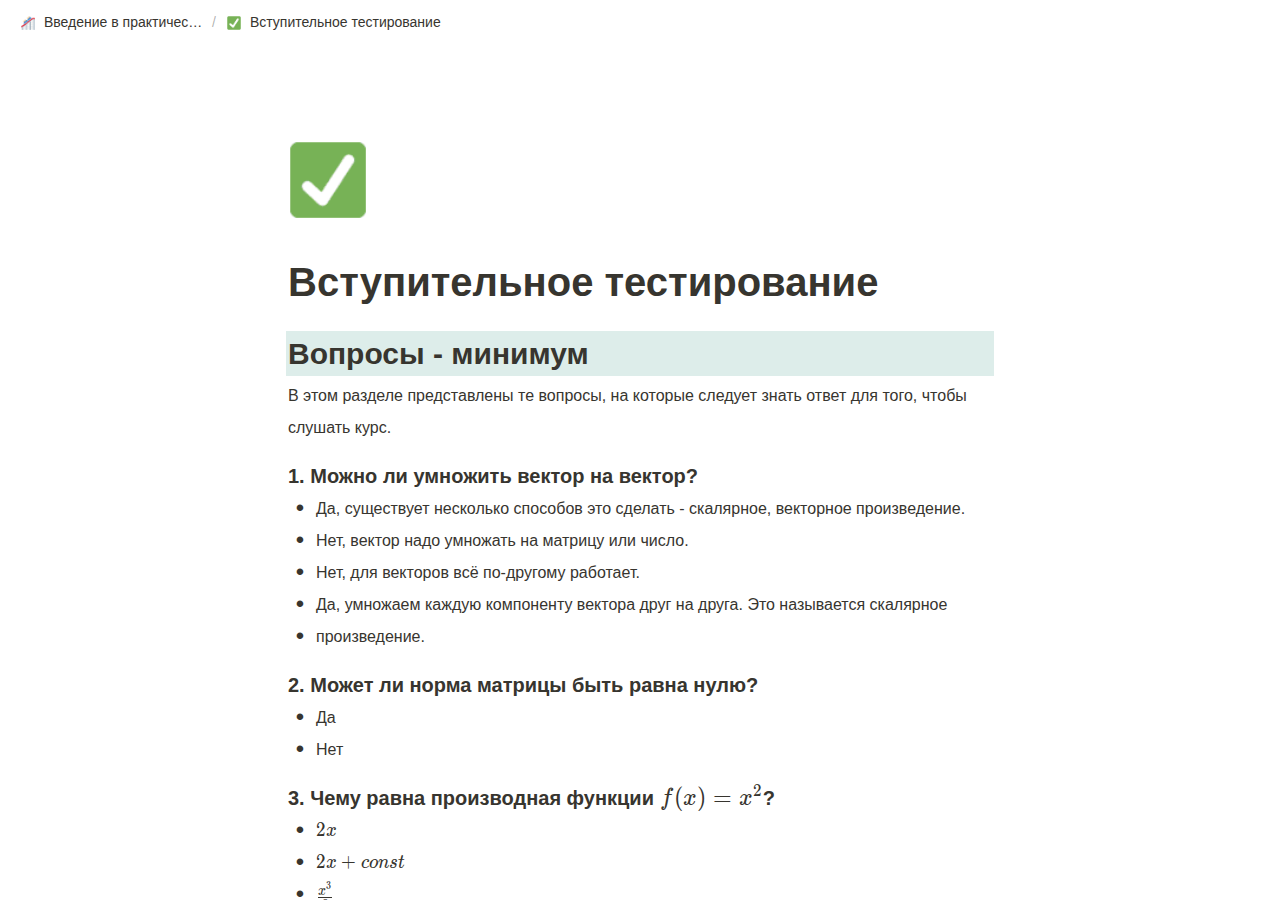
<file: test.html>
<html class="notion-html" lang="en"><head><meta charset="utf-8"/><meta content="width=device-width,height=device-height,initial-scale=1,maximum-scale=1,user-scalable=no,viewport-fit=cover" name="viewport"/><title>Вступительное тестирование</title><meta content="en_US" property="og:locale"/><link href="[data-uri]" rel="shortcut icon" type="image/x-icon"/><link href="/images/logo-ios.png" rel="apple-touch-icon"/><meta content="yes" name="apple-mobile-web-app-capable"/><meta content="telephone=no" name="format-detection"/><meta content="no" name="msapplication-tap-highlight"/><link href="assets/css/4c758603f1604611142662f0ddecadcb583394b5.css" media="print" rel="stylesheet"/><link href="assets/css/d75e1629644e4d1ca4e93a0bedf3fb81ec5a682f.css" rel="stylesheet"/><link href="assets/css/e1d809d762eeca23edf0cb31bb17bf3c703085f5.css" rel="stylesheet"/><link href="assets/css/bdf63106d407e81b19ae644945d64ca431d390fd.css" rel="stylesheet" type="text/css"/></head><body class="notion-body"><style>body{background:#fff}body.dark{background:#2f3437}.initial-loading-spinner{-webkit-animation:rotate 1s linear infinite;animation:rotate 1s linear infinite;-webkit-transform-origin:center center;transform-origin:center center;width:1em;height:1em;opacity:.5;display:block;pointer-events:none}@-webkit-keyframes rotate{0%{-webkit-transform:rotate(0) translateZ(0);transform:rotate(0) translateZ(0)}100%{-webkit-transform:rotate(360deg) translateZ(0);transform:rotate(360deg) translateZ(0)}}@keyframes rotate{0%{-webkit-transform:rotate(0) translateZ(0);transform:rotate(0) translateZ(0)}100%{-webkit-transform:rotate(360deg) translateZ(0);transform:rotate(360deg) translateZ(0)}}</style><style id="scroll-properties">
			::-webkit-scrollbar {
				width: 10px;
				height: 10px;
			}
			::-webkit-scrollbar {
				background: transparent;
			}
			::-webkit-scrollbar-track {
				background: #EDECE9;
			}
			::-webkit-scrollbar-thumb {
				background:#D3D1CB;
			}
			::-webkit-scrollbar-thumb:hover {
				background:#AEACA6;
			}
		</style><div id="notion-app"><div class="notion-app-inner notion-light-theme" style='color: rgb(55, 53, 47); fill: currentcolor; line-height: 1.5; font-family: -apple-system, BlinkMacSystemFont, "Segoe UI", Helvetica, "Apple Color Emoji", Arial, sans-serif, "Segoe UI Emoji", "Segoe UI Symbol"; -webkit-font-smoothing: auto;'><div class="notion-cursor-listener" style="width: 100vw; height: 100%; position: relative; display: flex; flex: 1 1 0%; background: white; cursor: text;"><div class="notion-frame" style="flex-grow: 1; flex-shrink: 1; display: flex; flex-direction: column; background: white; z-index: 1; height: 100vh; max-height: 100%; width: 1920px;"><div style="width: 100%; max-width: 100vw; z-index: 100; background: white;"><div class="notion-topbar" style="width: 100%; max-width: 100vw; height: 45px; opacity: 1; transition: opacity 700ms ease 0s, color 700ms ease 0s; position: relative;"><div style="display: flex; justify-content: space-between; align-items: center; position: absolute; overflow: hidden; height: 45px; left: 0px; right: 0px; bottom: 0px; padding-left: 12px; padding-right: 10px;"><div class="notranslate" style="display: flex; align-items: center; line-height: 1.2; font-size: 14px; height: 100%; flex-grow: 0; margin-right: 8px; min-width: 0px;"><div class="notion-selectable notion-page-block" data-block-id="b53e44be-75dc-4a1b-bb1b-1218d056953e" style="display: flex; align-items: center; min-width: 0px;"><a href="index.html" rel="noopener noreferrer" style="display: flex; text-decoration: none; user-select: none; cursor: pointer; color: inherit; min-width: 0px;"><div class="notion-focusable" role="button" style="user-select: none; transition: background 20ms ease-in 0s; cursor: pointer; display: inline-flex; align-items: center; flex-shrink: 1; white-space: nowrap; height: 24px; border-radius: 3px; font-size: inherit; line-height: 1.2; min-width: 0px; padding-left: 6px; padding-right: 6px; color: rgb(55, 53, 47);" tabindex="-1"><div style="display: flex; align-items: center; min-width: 0px;"><div aria-disabled="true" class="notion-record-icon notranslate notion-focusable" role="button" style="user-select: none; transition: background 20ms ease-in 0s; display: flex; align-items: center; justify-content: center; height: 20px; width: 20px; border-radius: 3px; flex-shrink: 0; margin-right: 6px;" tabindex="-1"><div style="display: flex; align-items: center; justify-content: center; height: 20px; width: 20px;"><div style="height: 14px; width: 14px; font-size: 14px; line-height: 1.1; margin-left: 0px; color: black;"><img alt="🎢" aria-label="🎢" class="notion-emoji" src="[data-uri]" style="width: 100%;
height: 100%;
background: url(assets/images/9a8c947f139c3e6c1d3d11e3f0ecbc261719de6f.png) 14.2857% 14.2857%/5700% 5700%"/></div></div></div><div class="notranslate" style="white-space: nowrap; overflow: hidden; text-overflow: ellipsis; max-width: 160px;">Введение в практические методы оптимизации</div></div></div></a></div><span style="margin-left: 2px; margin-right: 2px; color: rgba(55, 53, 47, 0.4);">/</span><div aria-disabled="true" class="notion-focusable" role="button" style="user-select: none; transition: background 20ms ease-in 0s; display: inline-flex; align-items: center; flex-shrink: 1; white-space: nowrap; height: 24px; border-radius: 3px; font-size: 14px; line-height: 1.2; min-width: 0px; padding-left: 6px; padding-right: 6px; color: rgb(55, 53, 47);" tabindex="-1"><div aria-disabled="true" class="notion-record-icon notranslate notion-focusable" role="button" style="user-select: none; transition: background 20ms ease-in 0s; display: flex; align-items: center; justify-content: center; height: 20px; width: 20px; border-radius: 3px; flex-shrink: 0; margin-right: 6px;" tabindex="-1"><div style="display: flex; align-items: center; justify-content: center; height: 20px; width: 20px;"><div style="height: 14px; width: 14px; font-size: 14px; line-height: 1.1; margin-left: 0px; color: black;"><img alt="✅" aria-label="✅" class="notion-emoji" src="[data-uri]" style="width: 100%;
height: 100%;
background: url(assets/images/9a8c947f139c3e6c1d3d11e3f0ecbc261719de6f.png) 96.4286% 71.4286%/5700% 5700%"/></div></div></div><div class="notranslate" style="white-space: nowrap; overflow: hidden; text-overflow: ellipsis; max-width: 240px;">Вступительное тестирование</div></div></div><div style="flex-grow: 1; flex-shrink: 1;"></div><div class="notion-focusable" role="button" style="user-select: none; transition: background 20ms ease-in 0s; cursor: pointer; display: inline-flex; align-items: center; flex-shrink: 0; white-space: nowrap; height: 28px; border-radius: 3px; font-size: 14px; line-height: 1.2; min-width: 0px; padding-left: 8px; padding-right: 8px; color: rgb(55, 53, 47);" tabindex="-1"><svg class="searchNew" style="width: 14px; height: 14px; display: block; fill: inherit; flex-shrink: 0; backface-visibility: hidden; margin-right: 6px;" viewbox="0 0 17 17"><path d="M6.78027 13.6729C8.24805 13.6729 9.60156 13.1982 10.709 12.4072L14.875 16.5732C15.0684 16.7666 15.3232 16.8633 15.5957 16.8633C16.167 16.8633 16.5713 16.4238 16.5713 15.8613C16.5713 15.5977 16.4834 15.3516 16.29 15.1582L12.1504 11.0098C13.0205 9.86719 13.5391 8.45215 13.5391 6.91406C13.5391 3.19629 10.498 0.155273 6.78027 0.155273C3.0625 0.155273 0.0214844 3.19629 0.0214844 6.91406C0.0214844 10.6318 3.0625 13.6729 6.78027 13.6729ZM6.78027 12.2139C3.87988 12.2139 1.48047 9.81445 1.48047 6.91406C1.48047 4.01367 3.87988 1.61426 6.78027 1.61426C9.68066 1.61426 12.0801 4.01367 12.0801 6.91406C12.0801 9.81445 9.68066 12.2139 6.78027 12.2139Z"></path></svg>Search</div><div class="notion-focusable" role="button" style="user-select: none; transition: background 20ms ease-in 0s; cursor: pointer; display: inline-flex; align-items: center; flex-shrink: 0; white-space: nowrap; height: 28px; border-radius: 3px; font-size: 14px; line-height: 1.2; min-width: 0px; padding-left: 8px; padding-right: 8px; color: rgb(55, 53, 47);" tabindex="-1">Duplicate</div><div class="notion-focusable" role="button" style="user-select: none; transition: background 20ms ease-in 0s; cursor: pointer; display: flex; align-items: center; justify-content: center; width: 32px; height: 28px; border-radius: 3px;" tabindex="-1"><svg class="dots" style="width: 18px; height: 18px; display: block; fill: inherit; flex-shrink: 0; backface-visibility: hidden;" viewbox="0 0 13 3"><g> <path d="M3,1.5A1.5,1.5,0,1,1,1.5,0,1.5,1.5,0,0,1,3,1.5Z"></path> <path d="M8,1.5A1.5,1.5,0,1,1,6.5,0,1.5,1.5,0,0,1,8,1.5Z"></path> <path d="M13,1.5A1.5,1.5,0,1,1,11.5,0,1.5,1.5,0,0,1,13,1.5Z"></path> </g></svg></div><div style="flex: 0 0 auto; width: 1px; height: 16px; margin-left: 8px; margin-right: 8px; background: rgba(55, 53, 47, 0.16);"></div><div class="notion-focusable" role="button" style="user-select: none; transition: background 20ms ease-in 0s; cursor: pointer; display: inline-flex; align-items: center; flex-shrink: 0; white-space: nowrap; height: 28px; border-radius: 3px; font-size: 14px; line-height: 1.2; min-width: 0px; padding-left: 8px; padding-right: 8px; color: rgb(55, 53, 47);" tabindex="-1"><svg class="notionLogo" style="width: 18px; height: 18px; display: block; fill: inherit; flex-shrink: 0; backface-visibility: hidden; margin-right: 6px;" viewbox="0 0 120 126"><path d="M 20.6927 21.9315C 24.5836 25.0924 26.0432 24.8512 33.3492 24.3638L 102.228 20.2279C 103.689 20.2279 102.474 18.7705 101.987 18.5283L 90.5477 10.2586C 88.3558 8.55699 85.4356 6.60818 79.8387 7.09563L 13.1433 11.9602C 10.711 12.2014 10.2251 13.4175 11.1939 14.3924L 20.6927 21.9315ZM 24.8281 37.9835L 24.8281 110.456C 24.8281 114.351 26.7745 115.808 31.1553 115.567L 106.853 111.187C 111.236 110.946 111.724 108.267 111.724 105.103L 111.724 33.1169C 111.724 29.958 110.509 28.2544 107.826 28.4976L 28.721 33.1169C 25.8018 33.3622 24.8281 34.8225 24.8281 37.9835ZM 99.5567 41.8711C 100.042 44.0622 99.5567 46.2512 97.3618 46.4974L 93.7143 47.2241L 93.7143 100.728C 90.5477 102.43 87.6275 103.403 85.1942 103.403C 81.2983 103.403 80.3226 102.186 77.4044 98.54L 53.5471 61.087L 53.5471 97.3239L 61.0964 99.0275C 61.0964 99.0275 61.0964 103.403 55.0057 103.403L 38.2148 104.377C 37.727 103.403 38.2148 100.973 39.9179 100.486L 44.2996 99.2717L 44.2996 51.36L 38.2158 50.8725C 37.728 48.6815 38.9431 45.5225 42.3532 45.2773L 60.3661 44.0631L 85.1942 82.0036L 85.1942 48.4402L 78.864 47.7136C 78.3781 45.0351 80.3226 43.0902 82.7569 42.849L 99.5567 41.8711ZM 7.5434 5.39404L 76.9175 0.285276C 85.4366 -0.445402 87.6285 0.0440428 92.983 3.93368L 115.128 19.4982C 118.782 22.1747 120 22.9034 120 25.8211L 120 111.187C 120 116.537 118.051 119.701 111.237 120.185L 30.6734 125.05C 25.5584 125.294 23.124 124.565 20.4453 121.158L 4.13735 99.9994C 1.21516 96.1048 0 93.191 0 89.7819L 0 13.903C 0 9.5279 1.94945 5.8785 7.5434 5.39404Z"></path></svg>Notion</div></div></div><div style="width: 100%; user-select: none;"></div></div><div class="notion-scroller vertical horizontal" style="display: flex; flex-direction: column; z-index: 1; flex-grow: 1; position: relative; align-items: center; overflow: auto; margin-right: 0px; margin-bottom: 0px;"><div style="width: 100%; display: flex; flex-direction: column; align-items: center; flex-shrink: 0; flex-grow: 0;"><div style="padding-left: calc(96px + env(safe-area-inset-left)); padding-right: calc(96px + env(safe-area-inset-right)); max-width: 100%; width: 900px;"><div aria-disabled="true" class="notion-record-icon notranslate notion-focusable" role="button" style="user-select: none; transition: background 20ms ease-in 0s; display: flex; align-items: center; justify-content: center; height: 78px; width: 78px; border-radius: 3px; flex-shrink: 0; position: relative; z-index: 1; margin-left: 3px; margin-bottom: 0px; align-self: flex-start; margin-top: 96px;" tabindex="-1"><div style="display: flex; align-items: center; justify-content: center; height: 78px; width: 78px;"><div style="height: 78px; width: 78px; font-size: 78px; line-height: 1.1; margin-left: 0px; color: black;"><div style="position: relative; width: 78px; height: 78px;"><img alt="✅" aria-label="✅" class="notion-emoji" src="[data-uri]" style="width: 78px;
height: 78px;
background: url(assets/images/9a8c947f139c3e6c1d3d11e3f0ecbc261719de6f.png) 96.4286% 71.4286%/5700% 5700%;
opacity: 1;
transition: opacity 100ms ease-out 0s"/><img alt="✅" aria-label="✅" src="assets/images/2256e89c83d1c7017e0f0f71a3a62c99269b3e34.svg" style="position: absolute; top: 0px; left: 0px; opacity: 0; width: 78px; height: 78px;"/></div></div></div></div><div class="notion-page-controls" style='display: flex; justify-content: flex-start; flex-wrap: wrap; margin-top: 8px; margin-bottom: 4px; margin-left: -1px; color: rgba(55, 53, 47, 0.4); font-family: -apple-system, BlinkMacSystemFont, "Segoe UI", Helvetica, "Apple Color Emoji", Arial, sans-serif, "Segoe UI Emoji", "Segoe UI Symbol"; height: 24px;'></div><div class="notion-selectable notion-page-block" data-block-id="72adb196-4481-49ec-9467-b92751cbe89e" style='color: rgb(55, 53, 47); font-weight: 700; line-height: 1.2; font-size: 40px; font-family: -apple-system, BlinkMacSystemFont, "Segoe UI", Helvetica, "Apple Color Emoji", Arial, sans-serif, "Segoe UI Emoji", "Segoe UI Symbol"; cursor: text; display: flex; align-items: center;'><div class="" contenteditable="false" data-root="true" placeholder="Untitled" spellcheck="true" style="max-width: 100%; width: 100%; white-space: pre-wrap; word-break: break-word; caret-color: rgb(55, 53, 47); padding: 3px 2px;">Вступительное тестирование</div></div></div></div><div style="width: 100%; display: flex; flex-direction: column; align-items: center; flex-shrink: 0; flex-grow: 0;"><div style="padding-left: calc(96px + env(safe-area-inset-left)); padding-right: calc(96px + env(safe-area-inset-right)); max-width: 100%; width: 900px;"><div class="notion-page-details-controls" style='display: flex; align-items: baseline; justify-content: flex-start; flex-wrap: wrap; color: rgba(55, 53, 47, 0.4); font-family: -apple-system, BlinkMacSystemFont, "Segoe UI", Helvetica, "Apple Color Emoji", Arial, sans-serif, "Segoe UI Emoji", "Segoe UI Symbol"; padding-bottom: 20px;'></div></div></div><div class="notion-page-content" style="flex-shrink: 0; flex-grow: 1; width: 900px; max-width: 100%; display: flex; align-items: center; flex-direction: column; font-size: 16px; line-height: 1.5; padding-left: calc(96px + env(safe-area-inset-left)); padding-right: calc(96px + env(safe-area-inset-right)); padding-bottom: 30vh;"><div class="notion-selectable notion-header-block" data-block-id="0f56736d-49c9-45e3-8c78-fbc60852d9cb" style="width: 100%; max-width: 1713px; margin-top: 2px; margin-bottom: 4px;"><div style='display: flex; width: 100%; font-family: -apple-system, BlinkMacSystemFont, "Segoe UI", Helvetica, "Apple Color Emoji", Arial, sans-serif, "Segoe UI Emoji", "Segoe UI Symbol"; font-weight: 600; font-size: 1.875em; line-height: 1.3; background: rgb(221, 237, 234);'><div class="" contenteditable="false" data-root="true" placeholder="Heading 1" spellcheck="true" style="max-width: 100%; width: 100%; white-space: pre-wrap; word-break: break-word; caret-color: rgb(55, 53, 47); padding: 3px 2px;">Вопросы - минимум </div></div></div><div class="notion-selectable notion-text-block" data-block-id="dc7c6f65-7cb9-4823-9f36-698983a4a098" style="width: 100%; max-width: 1713px; margin-top: 1px; margin-bottom: 1px;"><div style="color: inherit; fill: inherit;"><div style="display: flex;"><div class="" contenteditable="false" data-root="true" placeholder=" " spellcheck="true" style="max-width: 100%; width: 100%; white-space: pre-wrap; word-break: break-word; caret-color: rgb(55, 53, 47); padding: 3px 2px;">В этом разделе представлены те вопросы, на которые следует знать ответ для того, чтобы</div></div></div></div><div class="notion-selectable notion-text-block" data-block-id="193c579b-9ba4-4683-9679-3ced6a80fe80" style="width: 100%; max-width: 1713px; margin-top: 1px; margin-bottom: 1px;"><div style="color: inherit; fill: inherit;"><div style="display: flex;"><div class="" contenteditable="false" data-root="true" placeholder=" " spellcheck="true" style="max-width: 100%; width: 100%; white-space: pre-wrap; word-break: break-word; caret-color: rgb(55, 53, 47); padding: 3px 2px;">слушать курс.</div></div></div></div><div class="notion-selectable notion-sub_sub_header-block" data-block-id="87df38b9-311f-4065-9a3f-003d33515394" style="width: 100%; max-width: 1713px; margin-top: 1em; margin-bottom: 1px;"><div style='display: flex; width: 100%; font-family: -apple-system, BlinkMacSystemFont, "Segoe UI", Helvetica, "Apple Color Emoji", Arial, sans-serif, "Segoe UI Emoji", "Segoe UI Symbol"; font-weight: 600; font-size: 1.25em; line-height: 1.3; color: inherit; fill: inherit;'><div class="" contenteditable="false" data-root="true" placeholder="Heading 3" spellcheck="true" style="max-width: 100%; width: 100%; white-space: pre-wrap; word-break: break-word; caret-color: rgb(55, 53, 47); padding: 3px 2px;"><span data-token-index="0" style="font-weight:600">1. Можно ли умножить вектор на вектор?</span></div></div></div><div class="notion-selectable notion-bulleted_list-block" data-block-id="52f2d0e1-8192-41a6-8db5-d0351e10c05f" style="width: 100%; max-width: 1713px; margin-top: 1px; margin-bottom: 1px;"><div style="display: flex; align-items: flex-start; width: 100%; padding-left: 2px; color: inherit; fill: inherit;"><div style="margin-right: 2px; width: 24px; display: flex; align-items: center; justify-content: center; flex-grow: 0; flex-shrink: 0; min-height: calc(1.5em + 3px + 3px);"><div style="font-size: 1.5em; line-height: 1; margin-bottom: 0.1em;">•</div></div><div style="flex: 1 1 0px; min-width: 1px; display: flex; flex-direction: column;"><div style="display: flex;"><div class="" contenteditable="false" data-root="true" placeholder="List" spellcheck="true" style="max-width: 100%; width: 100%; white-space: pre-wrap; word-break: break-word; caret-color: rgb(55, 53, 47); padding: 3px 2px; text-align: left;">Да, существует несколько способов это сделать - скалярное, векторное произведение.</div></div></div></div></div><div class="notion-selectable notion-bulleted_list-block" data-block-id="164329eb-92d5-424e-9f4a-5e120361a9da" style="width: 100%; max-width: 1713px; margin-top: 1px; margin-bottom: 1px;"><div style="display: flex; align-items: flex-start; width: 100%; padding-left: 2px; color: inherit; fill: inherit;"><div style="margin-right: 2px; width: 24px; display: flex; align-items: center; justify-content: center; flex-grow: 0; flex-shrink: 0; min-height: calc(1.5em + 3px + 3px);"><div style="font-size: 1.5em; line-height: 1; margin-bottom: 0.1em;">•</div></div><div style="flex: 1 1 0px; min-width: 1px; display: flex; flex-direction: column;"><div style="display: flex;"><div class="" contenteditable="false" data-root="true" placeholder="List" spellcheck="true" style="max-width: 100%; width: 100%; white-space: pre-wrap; word-break: break-word; caret-color: rgb(55, 53, 47); padding: 3px 2px; text-align: left;">Нет, вектор надо умножать на матрицу или число.</div></div></div></div></div><div class="notion-selectable notion-bulleted_list-block" data-block-id="7bb4af16-6bb5-4a3e-9702-0f491bd52742" style="width: 100%; max-width: 1713px; margin-top: 1px; margin-bottom: 1px;"><div style="display: flex; align-items: flex-start; width: 100%; padding-left: 2px; color: inherit; fill: inherit;"><div style="margin-right: 2px; width: 24px; display: flex; align-items: center; justify-content: center; flex-grow: 0; flex-shrink: 0; min-height: calc(1.5em + 3px + 3px);"><div style="font-size: 1.5em; line-height: 1; margin-bottom: 0.1em;">•</div></div><div style="flex: 1 1 0px; min-width: 1px; display: flex; flex-direction: column;"><div style="display: flex;"><div class="" contenteditable="false" data-root="true" placeholder="List" spellcheck="true" style="max-width: 100%; width: 100%; white-space: pre-wrap; word-break: break-word; caret-color: rgb(55, 53, 47); padding: 3px 2px; text-align: left;">Нет, для векторов всё по-другому работает.</div></div></div></div></div><div class="notion-selectable notion-bulleted_list-block" data-block-id="3cf6c287-0fb0-4055-b68d-d9ac8c3e64d2" style="width: 100%; max-width: 1713px; margin-top: 1px; margin-bottom: 1px;"><div style="display: flex; align-items: flex-start; width: 100%; padding-left: 2px; color: inherit; fill: inherit;"><div style="margin-right: 2px; width: 24px; display: flex; align-items: center; justify-content: center; flex-grow: 0; flex-shrink: 0; min-height: calc(1.5em + 3px + 3px);"><div style="font-size: 1.5em; line-height: 1; margin-bottom: 0.1em;">•</div></div><div style="flex: 1 1 0px; min-width: 1px; display: flex; flex-direction: column;"><div style="display: flex;"><div class="" contenteditable="false" data-root="true" placeholder="List" spellcheck="true" style="max-width: 100%; width: 100%; white-space: pre-wrap; word-break: break-word; caret-color: rgb(55, 53, 47); padding: 3px 2px; text-align: left;">Да, умножаем каждую компоненту вектора друг на друга. Это называется скалярное</div></div></div></div></div><div class="notion-selectable notion-bulleted_list-block" data-block-id="11af2dfc-d5a8-49a2-a35a-97780cf867cd" style="width: 100%; max-width: 1713px; margin-top: 1px; margin-bottom: 1px;"><div style="display: flex; align-items: flex-start; width: 100%; padding-left: 2px; color: inherit; fill: inherit;"><div style="margin-right: 2px; width: 24px; display: flex; align-items: center; justify-content: center; flex-grow: 0; flex-shrink: 0; min-height: calc(1.5em + 3px + 3px);"><div style="font-size: 1.5em; line-height: 1; margin-bottom: 0.1em;">•</div></div><div style="flex: 1 1 0px; min-width: 1px; display: flex; flex-direction: column;"><div style="display: flex;"><div class="" contenteditable="false" data-root="true" placeholder="List" spellcheck="true" style="max-width: 100%; width: 100%; white-space: pre-wrap; word-break: break-word; caret-color: rgb(55, 53, 47); padding: 3px 2px; text-align: left;">произведение.</div></div></div></div></div><div class="notion-selectable notion-sub_sub_header-block" data-block-id="33a2fbd7-b19b-4aeb-9bf2-91e298573793" style="width: 100%; max-width: 1713px; margin-top: 1em; margin-bottom: 1px;"><div style='display: flex; width: 100%; font-family: -apple-system, BlinkMacSystemFont, "Segoe UI", Helvetica, "Apple Color Emoji", Arial, sans-serif, "Segoe UI Emoji", "Segoe UI Symbol"; font-weight: 600; font-size: 1.25em; line-height: 1.3; color: inherit; fill: inherit;'><div class="" contenteditable="false" data-root="true" placeholder="Heading 3" spellcheck="true" style="max-width: 100%; width: 100%; white-space: pre-wrap; word-break: break-word; caret-color: rgb(55, 53, 47); padding: 3px 2px;">2. Может ли норма матрицы быть равна нулю?</div></div></div><div class="notion-selectable notion-bulleted_list-block" data-block-id="054cef5d-a650-4785-b8f5-873f60833783" style="width: 100%; max-width: 1713px; margin-top: 1px; margin-bottom: 1px;"><div style="display: flex; align-items: flex-start; width: 100%; padding-left: 2px; color: inherit; fill: inherit;"><div style="margin-right: 2px; width: 24px; display: flex; align-items: center; justify-content: center; flex-grow: 0; flex-shrink: 0; min-height: calc(1.5em + 3px + 3px);"><div style="font-size: 1.5em; line-height: 1; margin-bottom: 0.1em;">•</div></div><div style="flex: 1 1 0px; min-width: 1px; display: flex; flex-direction: column;"><div style="display: flex;"><div class="" contenteditable="false" data-root="true" placeholder="List" spellcheck="true" style="max-width: 100%; width: 100%; white-space: pre-wrap; word-break: break-word; caret-color: rgb(55, 53, 47); padding: 3px 2px; text-align: left;">Да</div></div></div></div></div><div class="notion-selectable notion-bulleted_list-block" data-block-id="37971dda-c7d7-455f-ba8d-42de6ec813e6" style="width: 100%; max-width: 1713px; margin-top: 1px; margin-bottom: 1px;"><div style="display: flex; align-items: flex-start; width: 100%; padding-left: 2px; color: inherit; fill: inherit;"><div style="margin-right: 2px; width: 24px; display: flex; align-items: center; justify-content: center; flex-grow: 0; flex-shrink: 0; min-height: calc(1.5em + 3px + 3px);"><div style="font-size: 1.5em; line-height: 1; margin-bottom: 0.1em;">•</div></div><div style="flex: 1 1 0px; min-width: 1px; display: flex; flex-direction: column;"><div style="display: flex;"><div class="" contenteditable="false" data-root="true" placeholder="List" spellcheck="true" style="max-width: 100%; width: 100%; white-space: pre-wrap; word-break: break-word; caret-color: rgb(55, 53, 47); padding: 3px 2px; text-align: left;">Нет</div></div></div></div></div><div class="notion-selectable notion-sub_sub_header-block" data-block-id="79882772-3f94-44a3-9519-f2b951333259" style="width: 100%; max-width: 1713px; margin-top: 1em; margin-bottom: 1px;"><div style='display: flex; width: 100%; font-family: -apple-system, BlinkMacSystemFont, "Segoe UI", Helvetica, "Apple Color Emoji", Arial, sans-serif, "Segoe UI Emoji", "Segoe UI Symbol"; font-weight: 600; font-size: 1.25em; line-height: 1.3; color: inherit; fill: inherit;'><div class="" contenteditable="false" data-root="true" placeholder="Heading 3" spellcheck="true" style="max-width: 100%; width: 100%; white-space: pre-wrap; word-break: break-word; caret-color: rgb(55, 53, 47); padding: 3px 2px;">3. Чему равна производная функции <span class="notion-text-equation-token" contenteditable="false" data-token-index="1" style="user-select:all;-webkit-user-select:all;-moz-user-select:all"><span></span><span><span class="katex"><span class="katex-mathml"><math xmlns="http://www.w3.org/1998/Math/MathML"><semantics><mrow><mi>f</mi><mo stretchy="false">(</mo><mi>x</mi><mo stretchy="false">)</mo><mo>=</mo><msup><mi>x</mi><mn>2</mn></msup></mrow><annotation encoding="application/x-tex">f(x) = x^2</annotation></semantics></math></span><span aria-hidden="true" class="katex-html"><span class="base"><span class="strut" style="height:1em;vertical-align:-0.25em;"></span><span class="mord mathnormal" style="margin-right:0.10764em;">f</span><span class="mopen">(</span><span class="mord mathnormal">x</span><span class="mclose">)</span><span class="mspace" style="margin-right:0.2777777777777778em;"></span><span class="mrel">=</span><span class="mspace" style="margin-right:0.2777777777777778em;"></span></span><span class="base"><span class="strut" style="height:0.8141079999999999em;vertical-align:0em;"></span><span class="mord"><span class="mord mathnormal">x</span><span class="msupsub"><span class="vlist-t"><span class="vlist-r"><span class="vlist" style="height:0.8141079999999999em;"><span style="top:-3.063em;margin-right:0.05em;"><span class="pstrut" style="height:2.7em;"></span><span class="sizing reset-size6 size3 mtight"><span class="mord mtight">2</span></span></span></span></span></span></span></span></span></span></span></span><span>﻿</span></span>?</div></div></div><div class="notion-selectable notion-bulleted_list-block" data-block-id="c4237d1b-ff1a-42b8-b075-0abd18d7d73e" style="width: 100%; max-width: 1713px; margin-top: 1px; margin-bottom: 1px;"><div style="display: flex; align-items: flex-start; width: 100%; padding-left: 2px; color: inherit; fill: inherit;"><div style="margin-right: 2px; width: 24px; display: flex; align-items: center; justify-content: center; flex-grow: 0; flex-shrink: 0; min-height: calc(1.5em + 3px + 3px);"><div style="font-size: 1.5em; line-height: 1; margin-bottom: 0.1em;">•</div></div><div style="flex: 1 1 0px; min-width: 1px; display: flex; flex-direction: column;"><div style="display: flex;"><div class="" contenteditable="false" data-root="true" placeholder="List" spellcheck="true" style="max-width: 100%; width: 100%; white-space: pre-wrap; word-break: break-word; caret-color: rgb(55, 53, 47); padding: 3px 2px; text-align: left;"><span class="notion-text-equation-token" contenteditable="false" data-token-index="0" style="user-select:all;-webkit-user-select:all;-moz-user-select:all"><span></span><span><span class="katex"><span class="katex-mathml"><math xmlns="http://www.w3.org/1998/Math/MathML"><semantics><mrow><mn>2</mn><mi>x</mi></mrow><annotation encoding="application/x-tex">2x</annotation></semantics></math></span><span aria-hidden="true" class="katex-html"><span class="base"><span class="strut" style="height:0.64444em;vertical-align:0em;"></span><span class="mord">2</span><span class="mord mathnormal">x</span></span></span></span></span><span>﻿</span></span>
</div></div></div></div></div><div class="notion-selectable notion-bulleted_list-block" data-block-id="9a8c58a9-7487-477f-84a8-65cf55a2ac84" style="width: 100%; max-width: 1713px; margin-top: 1px; margin-bottom: 1px;"><div style="display: flex; align-items: flex-start; width: 100%; padding-left: 2px; color: inherit; fill: inherit;"><div style="margin-right: 2px; width: 24px; display: flex; align-items: center; justify-content: center; flex-grow: 0; flex-shrink: 0; min-height: calc(1.5em + 3px + 3px);"><div style="font-size: 1.5em; line-height: 1; margin-bottom: 0.1em;">•</div></div><div style="flex: 1 1 0px; min-width: 1px; display: flex; flex-direction: column;"><div style="display: flex;"><div class="" contenteditable="false" data-root="true" placeholder="List" spellcheck="true" style="max-width: 100%; width: 100%; white-space: pre-wrap; word-break: break-word; caret-color: rgb(55, 53, 47); padding: 3px 2px; text-align: left;"><span class="notion-text-equation-token" contenteditable="false" data-token-index="0" style="user-select:all;-webkit-user-select:all;-moz-user-select:all"><span></span><span><span class="katex"><span class="katex-mathml"><math xmlns="http://www.w3.org/1998/Math/MathML"><semantics><mrow><mn>2</mn><mi>x</mi><mo>+</mo><mi>c</mi><mi>o</mi><mi>n</mi><mi>s</mi><mi>t</mi></mrow><annotation encoding="application/x-tex">2x + const</annotation></semantics></math></span><span aria-hidden="true" class="katex-html"><span class="base"><span class="strut" style="height:0.72777em;vertical-align:-0.08333em;"></span><span class="mord">2</span><span class="mord mathnormal">x</span><span class="mspace" style="margin-right:0.2222222222222222em;"></span><span class="mbin">+</span><span class="mspace" style="margin-right:0.2222222222222222em;"></span></span><span class="base"><span class="strut" style="height:0.61508em;vertical-align:0em;"></span><span class="mord mathnormal">co</span><span class="mord mathnormal">n</span><span class="mord mathnormal">s</span><span class="mord mathnormal">t</span></span></span></span></span><span>﻿</span></span>
</div></div></div></div></div><div class="notion-selectable notion-bulleted_list-block" data-block-id="7b225bc3-ca0a-4197-b948-a6f19be45838" style="width: 100%; max-width: 1713px; margin-top: 1px; margin-bottom: 1px;"><div style="display: flex; align-items: flex-start; width: 100%; padding-left: 2px; color: inherit; fill: inherit;"><div style="margin-right: 2px; width: 24px; display: flex; align-items: center; justify-content: center; flex-grow: 0; flex-shrink: 0; min-height: calc(1.5em + 3px + 3px);"><div style="font-size: 1.5em; line-height: 1; margin-bottom: 0.1em;">•</div></div><div style="flex: 1 1 0px; min-width: 1px; display: flex; flex-direction: column;"><div style="display: flex;"><div class="" contenteditable="false" data-root="true" placeholder="List" spellcheck="true" style="max-width: 100%; width: 100%; white-space: pre-wrap; word-break: break-word; caret-color: rgb(55, 53, 47); padding: 3px 2px; text-align: left;"><span class="notion-text-equation-token" contenteditable="false" data-token-index="0" style="user-select:all;-webkit-user-select:all;-moz-user-select:all"><span></span><span><span class="katex"><span class="katex-mathml"><math xmlns="http://www.w3.org/1998/Math/MathML"><semantics><mrow><mfrac><msup><mi>x</mi><mn>3</mn></msup><mn>3</mn></mfrac></mrow><annotation encoding="application/x-tex">\frac{x^3}{3}</annotation></semantics></math></span><span aria-hidden="true" class="katex-html"><span class="base"><span class="strut" style="height:1.36292em;vertical-align:-0.345em;"></span><span class="mord"><span class="mopen nulldelimiter"></span><span class="mfrac"><span class="vlist-t vlist-t2"><span class="vlist-r"><span class="vlist" style="height:1.01792em;"><span style="top:-2.6550000000000002em;"><span class="pstrut" style="height:3em;"></span><span class="sizing reset-size6 size3 mtight"><span class="mord mtight"><span class="mord mtight">3</span></span></span></span><span style="top:-3.23em;"><span class="pstrut" style="height:3em;"></span><span class="frac-line" style="border-bottom-width:0.04em;"></span></span><span style="top:-3.394em;"><span class="pstrut" style="height:3em;"></span><span class="sizing reset-size6 size3 mtight"><span class="mord mtight"><span class="mord mtight"><span class="mord mathnormal mtight">x</span><span class="msupsub"><span class="vlist-t"><span class="vlist-r"><span class="vlist" style="height:0.8913142857142857em;"><span style="top:-2.931em;margin-right:0.07142857142857144em;"><span class="pstrut" style="height:2.5em;"></span><span class="sizing reset-size3 size1 mtight"><span class="mord mtight">3</span></span></span></span></span></span></span></span></span></span></span></span><span class="vlist-s">​</span></span><span class="vlist-r"><span class="vlist" style="height:0.345em;"><span></span></span></span></span></span><span class="mclose nulldelimiter"></span></span></span></span></span></span><span>﻿</span></span>
</div></div></div></div></div><div class="notion-selectable notion-bulleted_list-block" data-block-id="23efb380-82b8-4a52-adcb-9c8bac660d5e" style="width: 100%; max-width: 1713px; margin-top: 1px; margin-bottom: 1px;"><div style="display: flex; align-items: flex-start; width: 100%; padding-left: 2px; color: inherit; fill: inherit;"><div style="margin-right: 2px; width: 24px; display: flex; align-items: center; justify-content: center; flex-grow: 0; flex-shrink: 0; min-height: calc(1.5em + 3px + 3px);"><div style="font-size: 1.5em; line-height: 1; margin-bottom: 0.1em;">•</div></div><div style="flex: 1 1 0px; min-width: 1px; display: flex; flex-direction: column;"><div style="display: flex;"><div class="" contenteditable="false" data-root="true" placeholder="List" spellcheck="true" style="max-width: 100%; width: 100%; white-space: pre-wrap; word-break: break-word; caret-color: rgb(55, 53, 47); padding: 3px 2px; text-align: left;"><span class="notion-text-equation-token" contenteditable="false" data-token-index="0" style="user-select:all;-webkit-user-select:all;-moz-user-select:all"><span></span><span><span class="katex"><span class="katex-mathml"><math xmlns="http://www.w3.org/1998/Math/MathML"><semantics><mrow><mfrac><msup><mi>x</mi><mn>3</mn></msup><mn>3</mn></mfrac><mo>+</mo><mi>c</mi><mi>o</mi><mi>n</mi><mi>s</mi><mi>t</mi></mrow><annotation encoding="application/x-tex">\frac{x^3}{3} + const</annotation></semantics></math></span><span aria-hidden="true" class="katex-html"><span class="base"><span class="strut" style="height:1.36292em;vertical-align:-0.345em;"></span><span class="mord"><span class="mopen nulldelimiter"></span><span class="mfrac"><span class="vlist-t vlist-t2"><span class="vlist-r"><span class="vlist" style="height:1.01792em;"><span style="top:-2.6550000000000002em;"><span class="pstrut" style="height:3em;"></span><span class="sizing reset-size6 size3 mtight"><span class="mord mtight"><span class="mord mtight">3</span></span></span></span><span style="top:-3.23em;"><span class="pstrut" style="height:3em;"></span><span class="frac-line" style="border-bottom-width:0.04em;"></span></span><span style="top:-3.394em;"><span class="pstrut" style="height:3em;"></span><span class="sizing reset-size6 size3 mtight"><span class="mord mtight"><span class="mord mtight"><span class="mord mathnormal mtight">x</span><span class="msupsub"><span class="vlist-t"><span class="vlist-r"><span class="vlist" style="height:0.8913142857142857em;"><span style="top:-2.931em;margin-right:0.07142857142857144em;"><span class="pstrut" style="height:2.5em;"></span><span class="sizing reset-size3 size1 mtight"><span class="mord mtight">3</span></span></span></span></span></span></span></span></span></span></span></span><span class="vlist-s">​</span></span><span class="vlist-r"><span class="vlist" style="height:0.345em;"><span></span></span></span></span></span><span class="mclose nulldelimiter"></span></span><span class="mspace" style="margin-right:0.2222222222222222em;"></span><span class="mbin">+</span><span class="mspace" style="margin-right:0.2222222222222222em;"></span></span><span class="base"><span class="strut" style="height:0.61508em;vertical-align:0em;"></span><span class="mord mathnormal">co</span><span class="mord mathnormal">n</span><span class="mord mathnormal">s</span><span class="mord mathnormal">t</span></span></span></span></span><span>﻿</span></span>
</div></div></div></div></div><div class="notion-selectable notion-text-block" data-block-id="ab1206ce-b323-459a-b412-dacf861f67d9" style="width: 100%; max-width: 1713px; margin-top: 1px; margin-bottom: 1px;"><div style="color: inherit; fill: inherit;"><div style="display: flex;"><div class="" contenteditable="false" data-root="true" placeholder=" " spellcheck="true" style="max-width: 100%; width: 100%; white-space: pre-wrap; word-break: break-word; caret-color: rgb(55, 53, 47); padding: 3px 2px;">Невозможно взять производную.</div></div></div></div><div class="notion-selectable notion-sub_sub_header-block" data-block-id="b46bf80c-b0c3-4b0d-a76a-86d09e1a3150" style="width: 100%; max-width: 1713px; margin-top: 1em; margin-bottom: 1px;"><div style='display: flex; width: 100%; font-family: -apple-system, BlinkMacSystemFont, "Segoe UI", Helvetica, "Apple Color Emoji", Arial, sans-serif, "Segoe UI Emoji", "Segoe UI Symbol"; font-weight: 600; font-size: 1.25em; line-height: 1.3; color: inherit; fill: inherit;'><div class="" contenteditable="false" data-root="true" placeholder="Heading 3" spellcheck="true" style="max-width: 100%; width: 100%; white-space: pre-wrap; word-break: break-word; caret-color: rgb(55, 53, 47); padding: 3px 2px;">4. Чему равна первообразная функции <span class="notion-text-equation-token" contenteditable="false" data-token-index="1" style="user-select:all;-webkit-user-select:all;-moz-user-select:all"><span></span><span><span class="katex"><span class="katex-mathml"><math xmlns="http://www.w3.org/1998/Math/MathML"><semantics><mrow><mi>f</mi><mo stretchy="false">(</mo><mi>x</mi><mo stretchy="false">)</mo><mo>=</mo><msup><mi>x</mi><mn>2</mn></msup></mrow><annotation encoding="application/x-tex">f(x) = x^2</annotation></semantics></math></span><span aria-hidden="true" class="katex-html"><span class="base"><span class="strut" style="height:1em;vertical-align:-0.25em;"></span><span class="mord mathnormal" style="margin-right:0.10764em;">f</span><span class="mopen">(</span><span class="mord mathnormal">x</span><span class="mclose">)</span><span class="mspace" style="margin-right:0.2777777777777778em;"></span><span class="mrel">=</span><span class="mspace" style="margin-right:0.2777777777777778em;"></span></span><span class="base"><span class="strut" style="height:0.8141079999999999em;vertical-align:0em;"></span><span class="mord"><span class="mord mathnormal">x</span><span class="msupsub"><span class="vlist-t"><span class="vlist-r"><span class="vlist" style="height:0.8141079999999999em;"><span style="top:-3.063em;margin-right:0.05em;"><span class="pstrut" style="height:2.7em;"></span><span class="sizing reset-size6 size3 mtight"><span class="mord mtight">2</span></span></span></span></span></span></span></span></span></span></span></span><span>﻿</span></span>?</div></div></div><div class="notion-selectable notion-bulleted_list-block" data-block-id="bd961204-a551-4933-bed0-40ee558a09ff" style="width: 100%; max-width: 1713px; margin-top: 1px; margin-bottom: 1px;"><div style="display: flex; align-items: flex-start; width: 100%; padding-left: 2px; color: inherit; fill: inherit;"><div style="margin-right: 2px; width: 24px; display: flex; align-items: center; justify-content: center; flex-grow: 0; flex-shrink: 0; min-height: calc(1.5em + 3px + 3px);"><div style="font-size: 1.5em; line-height: 1; margin-bottom: 0.1em;">•</div></div><div style="flex: 1 1 0px; min-width: 1px; display: flex; flex-direction: column;"><div style="display: flex;"><div class="" contenteditable="false" data-root="true" placeholder="List" spellcheck="true" style="max-width: 100%; width: 100%; white-space: pre-wrap; word-break: break-word; caret-color: rgb(55, 53, 47); padding: 3px 2px; text-align: left;"><span class="notion-text-equation-token" contenteditable="false" data-token-index="0" style="user-select:all;-webkit-user-select:all;-moz-user-select:all"><span></span><span><span class="katex"><span class="katex-mathml"><math xmlns="http://www.w3.org/1998/Math/MathML"><semantics><mrow><mn>2</mn><mi>x</mi></mrow><annotation encoding="application/x-tex">2x</annotation></semantics></math></span><span aria-hidden="true" class="katex-html"><span class="base"><span class="strut" style="height:0.64444em;vertical-align:0em;"></span><span class="mord">2</span><span class="mord mathnormal">x</span></span></span></span></span><span>﻿</span></span>
</div></div></div></div></div><div class="notion-selectable notion-bulleted_list-block" data-block-id="e1c090c9-b361-4c2c-8da5-6d63f3fffeab" style="width: 100%; max-width: 1713px; margin-top: 1px; margin-bottom: 1px;"><div style="display: flex; align-items: flex-start; width: 100%; padding-left: 2px; color: inherit; fill: inherit;"><div style="margin-right: 2px; width: 24px; display: flex; align-items: center; justify-content: center; flex-grow: 0; flex-shrink: 0; min-height: calc(1.5em + 3px + 3px);"><div style="font-size: 1.5em; line-height: 1; margin-bottom: 0.1em;">•</div></div><div style="flex: 1 1 0px; min-width: 1px; display: flex; flex-direction: column;"><div style="display: flex;"><div class="" contenteditable="false" data-root="true" placeholder="List" spellcheck="true" style="max-width: 100%; width: 100%; white-space: pre-wrap; word-break: break-word; caret-color: rgb(55, 53, 47); padding: 3px 2px; text-align: left;"><span class="notion-text-equation-token" contenteditable="false" data-token-index="0" style="user-select:all;-webkit-user-select:all;-moz-user-select:all"><span></span><span><span class="katex"><span class="katex-mathml"><math xmlns="http://www.w3.org/1998/Math/MathML"><semantics><mrow><mn>2</mn><mi>x</mi><mo>+</mo><mi>c</mi><mi>o</mi><mi>n</mi><mi>s</mi><mi>t</mi></mrow><annotation encoding="application/x-tex">2x + const</annotation></semantics></math></span><span aria-hidden="true" class="katex-html"><span class="base"><span class="strut" style="height:0.72777em;vertical-align:-0.08333em;"></span><span class="mord">2</span><span class="mord mathnormal">x</span><span class="mspace" style="margin-right:0.2222222222222222em;"></span><span class="mbin">+</span><span class="mspace" style="margin-right:0.2222222222222222em;"></span></span><span class="base"><span class="strut" style="height:0.61508em;vertical-align:0em;"></span><span class="mord mathnormal">co</span><span class="mord mathnormal">n</span><span class="mord mathnormal">s</span><span class="mord mathnormal">t</span></span></span></span></span><span>﻿</span></span>
</div></div></div></div></div><div class="notion-selectable notion-bulleted_list-block" data-block-id="83b9bb19-2d6c-4a45-bcef-4cbc430405e4" style="width: 100%; max-width: 1713px; margin-top: 1px; margin-bottom: 1px;"><div style="display: flex; align-items: flex-start; width: 100%; padding-left: 2px; color: inherit; fill: inherit;"><div style="margin-right: 2px; width: 24px; display: flex; align-items: center; justify-content: center; flex-grow: 0; flex-shrink: 0; min-height: calc(1.5em + 3px + 3px);"><div style="font-size: 1.5em; line-height: 1; margin-bottom: 0.1em;">•</div></div><div style="flex: 1 1 0px; min-width: 1px; display: flex; flex-direction: column;"><div style="display: flex;"><div class="" contenteditable="false" data-root="true" placeholder="List" spellcheck="true" style="max-width: 100%; width: 100%; white-space: pre-wrap; word-break: break-word; caret-color: rgb(55, 53, 47); padding: 3px 2px; text-align: left;"><span class="notion-text-equation-token" contenteditable="false" data-token-index="0" style="user-select:all;-webkit-user-select:all;-moz-user-select:all"><span></span><span><span class="katex"><span class="katex-mathml"><math xmlns="http://www.w3.org/1998/Math/MathML"><semantics><mrow><mfrac><msup><mi>x</mi><mn>3</mn></msup><mn>3</mn></mfrac></mrow><annotation encoding="application/x-tex">\frac{x^3}{3}</annotation></semantics></math></span><span aria-hidden="true" class="katex-html"><span class="base"><span class="strut" style="height:1.36292em;vertical-align:-0.345em;"></span><span class="mord"><span class="mopen nulldelimiter"></span><span class="mfrac"><span class="vlist-t vlist-t2"><span class="vlist-r"><span class="vlist" style="height:1.01792em;"><span style="top:-2.6550000000000002em;"><span class="pstrut" style="height:3em;"></span><span class="sizing reset-size6 size3 mtight"><span class="mord mtight"><span class="mord mtight">3</span></span></span></span><span style="top:-3.23em;"><span class="pstrut" style="height:3em;"></span><span class="frac-line" style="border-bottom-width:0.04em;"></span></span><span style="top:-3.394em;"><span class="pstrut" style="height:3em;"></span><span class="sizing reset-size6 size3 mtight"><span class="mord mtight"><span class="mord mtight"><span class="mord mathnormal mtight">x</span><span class="msupsub"><span class="vlist-t"><span class="vlist-r"><span class="vlist" style="height:0.8913142857142857em;"><span style="top:-2.931em;margin-right:0.07142857142857144em;"><span class="pstrut" style="height:2.5em;"></span><span class="sizing reset-size3 size1 mtight"><span class="mord mtight">3</span></span></span></span></span></span></span></span></span></span></span></span><span class="vlist-s">​</span></span><span class="vlist-r"><span class="vlist" style="height:0.345em;"><span></span></span></span></span></span><span class="mclose nulldelimiter"></span></span></span></span></span></span><span>﻿</span></span>
</div></div></div></div></div><div class="notion-selectable notion-bulleted_list-block" data-block-id="e6f3a798-6fcb-4ad3-9f4c-dd2b5f329f06" style="width: 100%; max-width: 1713px; margin-top: 1px; margin-bottom: 1px;"><div style="display: flex; align-items: flex-start; width: 100%; padding-left: 2px; color: inherit; fill: inherit;"><div style="margin-right: 2px; width: 24px; display: flex; align-items: center; justify-content: center; flex-grow: 0; flex-shrink: 0; min-height: calc(1.5em + 3px + 3px);"><div style="font-size: 1.5em; line-height: 1; margin-bottom: 0.1em;">•</div></div><div style="flex: 1 1 0px; min-width: 1px; display: flex; flex-direction: column;"><div style="display: flex;"><div class="" contenteditable="false" data-root="true" placeholder="List" spellcheck="true" style="max-width: 100%; width: 100%; white-space: pre-wrap; word-break: break-word; caret-color: rgb(55, 53, 47); padding: 3px 2px; text-align: left;"><span class="notion-text-equation-token" contenteditable="false" data-token-index="0" style="user-select:all;-webkit-user-select:all;-moz-user-select:all"><span></span><span><span class="katex"><span class="katex-mathml"><math xmlns="http://www.w3.org/1998/Math/MathML"><semantics><mrow><mfrac><msup><mi>x</mi><mn>3</mn></msup><mn>3</mn></mfrac><mo>+</mo><mi>c</mi><mi>o</mi><mi>n</mi><mi>s</mi><mi>t</mi></mrow><annotation encoding="application/x-tex">\frac{x^3}{3} + const</annotation></semantics></math></span><span aria-hidden="true" class="katex-html"><span class="base"><span class="strut" style="height:1.36292em;vertical-align:-0.345em;"></span><span class="mord"><span class="mopen nulldelimiter"></span><span class="mfrac"><span class="vlist-t vlist-t2"><span class="vlist-r"><span class="vlist" style="height:1.01792em;"><span style="top:-2.6550000000000002em;"><span class="pstrut" style="height:3em;"></span><span class="sizing reset-size6 size3 mtight"><span class="mord mtight"><span class="mord mtight">3</span></span></span></span><span style="top:-3.23em;"><span class="pstrut" style="height:3em;"></span><span class="frac-line" style="border-bottom-width:0.04em;"></span></span><span style="top:-3.394em;"><span class="pstrut" style="height:3em;"></span><span class="sizing reset-size6 size3 mtight"><span class="mord mtight"><span class="mord mtight"><span class="mord mathnormal mtight">x</span><span class="msupsub"><span class="vlist-t"><span class="vlist-r"><span class="vlist" style="height:0.8913142857142857em;"><span style="top:-2.931em;margin-right:0.07142857142857144em;"><span class="pstrut" style="height:2.5em;"></span><span class="sizing reset-size3 size1 mtight"><span class="mord mtight">3</span></span></span></span></span></span></span></span></span></span></span></span><span class="vlist-s">​</span></span><span class="vlist-r"><span class="vlist" style="height:0.345em;"><span></span></span></span></span></span><span class="mclose nulldelimiter"></span></span><span class="mspace" style="margin-right:0.2222222222222222em;"></span><span class="mbin">+</span><span class="mspace" style="margin-right:0.2222222222222222em;"></span></span><span class="base"><span class="strut" style="height:0.61508em;vertical-align:0em;"></span><span class="mord mathnormal">co</span><span class="mord mathnormal">n</span><span class="mord mathnormal">s</span><span class="mord mathnormal">t</span></span></span></span></span><span>﻿</span></span>
</div></div></div></div></div><div class="notion-selectable notion-text-block" data-block-id="783342b0-2029-48eb-a485-db274682a539" style="width: 100%; max-width: 1713px; margin-top: 1px; margin-bottom: 1px;"><div style="color: inherit; fill: inherit;"><div style="display: flex;"><div class="" contenteditable="false" data-root="true" placeholder=" " spellcheck="true" style="max-width: 100%; width: 100%; white-space: pre-wrap; word-break: break-word; caret-color: rgb(55, 53, 47); padding: 3px 2px;">Невозможно вычислить первообразную.</div></div></div></div><div class="notion-selectable notion-sub_sub_header-block" data-block-id="a16c9bb3-5de0-4f89-9e76-5624a936e9fe" style="width: 100%; max-width: 1713px; margin-top: 1em; margin-bottom: 1px;"><div style='display: flex; width: 100%; font-family: -apple-system, BlinkMacSystemFont, "Segoe UI", Helvetica, "Apple Color Emoji", Arial, sans-serif, "Segoe UI Emoji", "Segoe UI Symbol"; font-weight: 600; font-size: 1.25em; line-height: 1.3; color: inherit; fill: inherit;'><div class="" contenteditable="false" data-root="true" placeholder="Heading 3" spellcheck="true" style="max-width: 100%; width: 100%; white-space: pre-wrap; word-break: break-word; caret-color: rgb(55, 53, 47); padding: 3px 2px;">5. Чему равно скалярное произведение векторов <span class="notion-text-equation-token" contenteditable="false" data-token-index="1" style="user-select:all;-webkit-user-select:all;-moz-user-select:all"><span></span><span><span class="katex"><span class="katex-mathml"><math xmlns="http://www.w3.org/1998/Math/MathML"><semantics><mrow><mo stretchy="false">(</mo><mn>1</mn><mo separator="true">,</mo><mn>1</mn><mo separator="true">,</mo><mn>1</mn><mo stretchy="false">)</mo></mrow><annotation encoding="application/x-tex">(1, 1, 1)</annotation></semantics></math></span><span aria-hidden="true" class="katex-html"><span class="base"><span class="strut" style="height:1em;vertical-align:-0.25em;"></span><span class="mopen">(</span><span class="mord">1</span><span class="mpunct">,</span><span class="mspace" style="margin-right:0.16666666666666666em;"></span><span class="mord">1</span><span class="mpunct">,</span><span class="mspace" style="margin-right:0.16666666666666666em;"></span><span class="mord">1</span><span class="mclose">)</span></span></span></span></span><span>﻿</span></span> и <span class="notion-text-equation-token" contenteditable="false" data-token-index="3" style="user-select:all;-webkit-user-select:all;-moz-user-select:all"><span></span><span><span class="katex"><span class="katex-mathml"><math xmlns="http://www.w3.org/1998/Math/MathML"><semantics><mrow><mo stretchy="false">(</mo><mn>2</mn><mo separator="true">,</mo><mn>3</mn><mo separator="true">,</mo><mn>4</mn><mo stretchy="false">)</mo></mrow><annotation encoding="application/x-tex">(2,3,4)</annotation></semantics></math></span><span aria-hidden="true" class="katex-html"><span class="base"><span class="strut" style="height:1em;vertical-align:-0.25em;"></span><span class="mopen">(</span><span class="mord">2</span><span class="mpunct">,</span><span class="mspace" style="margin-right:0.16666666666666666em;"></span><span class="mord">3</span><span class="mpunct">,</span><span class="mspace" style="margin-right:0.16666666666666666em;"></span><span class="mord">4</span><span class="mclose">)</span></span></span></span></span><span>﻿</span></span>?</div></div></div><div class="notion-selectable notion-bulleted_list-block" data-block-id="c6568e62-e90a-40b9-a42d-f0f13783a6d6" style="width: 100%; max-width: 1713px; margin-top: 1px; margin-bottom: 1px;"><div style="display: flex; align-items: flex-start; width: 100%; padding-left: 2px; color: inherit; fill: inherit;"><div style="margin-right: 2px; width: 24px; display: flex; align-items: center; justify-content: center; flex-grow: 0; flex-shrink: 0; min-height: calc(1.5em + 3px + 3px);"><div style="font-size: 1.5em; line-height: 1; margin-bottom: 0.1em;">•</div></div><div style="flex: 1 1 0px; min-width: 1px; display: flex; flex-direction: column;"><div style="display: flex;"><div class="" contenteditable="false" data-root="true" placeholder="List" spellcheck="true" style="max-width: 100%; width: 100%; white-space: pre-wrap; word-break: break-word; caret-color: rgb(55, 53, 47); padding: 3px 2px; text-align: left;">(1,2,1,3,1,4)</div></div></div></div></div><div class="notion-selectable notion-bulleted_list-block" data-block-id="c9acb2ce-cea0-486b-bd67-b1491420f95a" style="width: 100%; max-width: 1713px; margin-top: 1px; margin-bottom: 1px;"><div style="display: flex; align-items: flex-start; width: 100%; padding-left: 2px; color: inherit; fill: inherit;"><div style="margin-right: 2px; width: 24px; display: flex; align-items: center; justify-content: center; flex-grow: 0; flex-shrink: 0; min-height: calc(1.5em + 3px + 3px);"><div style="font-size: 1.5em; line-height: 1; margin-bottom: 0.1em;">•</div></div><div style="flex: 1 1 0px; min-width: 1px; display: flex; flex-direction: column;"><div style="display: flex;"><div class="" contenteditable="false" data-root="true" placeholder="List" spellcheck="true" style="max-width: 100%; width: 100%; white-space: pre-wrap; word-break: break-word; caret-color: rgb(55, 53, 47); padding: 3px 2px; text-align: left;">(1,2,3,4)</div></div></div></div></div><div class="notion-selectable notion-bulleted_list-block" data-block-id="30cd0b52-c105-4665-b7a6-c6fcef46e656" style="width: 100%; max-width: 1713px; margin-top: 1px; margin-bottom: 1px;"><div style="display: flex; align-items: flex-start; width: 100%; padding-left: 2px; color: inherit; fill: inherit;"><div style="margin-right: 2px; width: 24px; display: flex; align-items: center; justify-content: center; flex-grow: 0; flex-shrink: 0; min-height: calc(1.5em + 3px + 3px);"><div style="font-size: 1.5em; line-height: 1; margin-bottom: 0.1em;">•</div></div><div style="flex: 1 1 0px; min-width: 1px; display: flex; flex-direction: column;"><div style="display: flex;"><div class="" contenteditable="false" data-root="true" placeholder="List" spellcheck="true" style="max-width: 100%; width: 100%; white-space: pre-wrap; word-break: break-word; caret-color: rgb(55, 53, 47); padding: 3px 2px; text-align: left;">9</div></div></div></div></div><div class="notion-selectable notion-bulleted_list-block" data-block-id="3fb53c08-ecde-4632-b7a4-67afb9b3b0ec" style="width: 100%; max-width: 1713px; margin-top: 1px; margin-bottom: 1px;"><div style="display: flex; align-items: flex-start; width: 100%; padding-left: 2px; color: inherit; fill: inherit;"><div style="margin-right: 2px; width: 24px; display: flex; align-items: center; justify-content: center; flex-grow: 0; flex-shrink: 0; min-height: calc(1.5em + 3px + 3px);"><div style="font-size: 1.5em; line-height: 1; margin-bottom: 0.1em;">•</div></div><div style="flex: 1 1 0px; min-width: 1px; display: flex; flex-direction: column;"><div style="display: flex;"><div class="" contenteditable="false" data-root="true" placeholder="List" spellcheck="true" style="max-width: 100%; width: 100%; white-space: pre-wrap; word-break: break-word; caret-color: rgb(55, 53, 47); padding: 3px 2px; text-align: left;">(2,3,4)</div></div></div></div></div><div class="notion-selectable notion-bulleted_list-block" data-block-id="d5e9a3a6-8012-4609-a76e-28a7ce2bf011" style="width: 100%; max-width: 1713px; margin-top: 1px; margin-bottom: 1px;"><div style="display: flex; align-items: flex-start; width: 100%; padding-left: 2px; color: inherit; fill: inherit;"><div style="margin-right: 2px; width: 24px; display: flex; align-items: center; justify-content: center; flex-grow: 0; flex-shrink: 0; min-height: calc(1.5em + 3px + 3px);"><div style="font-size: 1.5em; line-height: 1; margin-bottom: 0.1em;">•</div></div><div style="flex: 1 1 0px; min-width: 1px; display: flex; flex-direction: column;"><div style="display: flex;"><div class="" contenteditable="false" data-root="true" placeholder="List" spellcheck="true" style="max-width: 100%; width: 100%; white-space: pre-wrap; word-break: break-word; caret-color: rgb(55, 53, 47); padding: 3px 2px; text-align: left;">Невозможно посчитать</div></div></div></div></div><div class="notion-selectable notion-sub_sub_header-block" data-block-id="1004b3a1-d7e0-45c8-8958-d1325307b328" style="width: 100%; max-width: 1713px; margin-top: 1em; margin-bottom: 1px;"><div style='display: flex; width: 100%; font-family: -apple-system, BlinkMacSystemFont, "Segoe UI", Helvetica, "Apple Color Emoji", Arial, sans-serif, "Segoe UI Emoji", "Segoe UI Symbol"; font-weight: 600; font-size: 1.25em; line-height: 1.3; color: inherit; fill: inherit;'><div class="" contenteditable="false" data-root="true" placeholder="Heading 3" spellcheck="true" style="max-width: 100%; width: 100%; white-space: pre-wrap; word-break: break-word; caret-color: rgb(55, 53, 47); padding: 3px 2px;">6. Как посчитать определитель диагональной матрицы?</div></div></div><div class="notion-selectable notion-bulleted_list-block" data-block-id="ea908337-d051-47c8-9bd9-fcda0c0d9d68" style="width: 100%; max-width: 1713px; margin-top: 1px; margin-bottom: 1px;"><div style="display: flex; align-items: flex-start; width: 100%; padding-left: 2px; color: inherit; fill: inherit;"><div style="margin-right: 2px; width: 24px; display: flex; align-items: center; justify-content: center; flex-grow: 0; flex-shrink: 0; min-height: calc(1.5em + 3px + 3px);"><div style="font-size: 1.5em; line-height: 1; margin-bottom: 0.1em;">•</div></div><div style="flex: 1 1 0px; min-width: 1px; display: flex; flex-direction: column;"><div style="display: flex;"><div class="" contenteditable="false" data-root="true" placeholder="List" spellcheck="true" style="max-width: 100%; width: 100%; white-space: pre-wrap; word-break: break-word; caret-color: rgb(55, 53, 47); padding: 3px 2px; text-align: left;">Сложить все диагональные элементы</div></div></div></div></div><div class="notion-selectable notion-bulleted_list-block" data-block-id="24ffe7e0-d879-485e-bd78-f3d4f4cc203e" style="width: 100%; max-width: 1713px; margin-top: 1px; margin-bottom: 1px;"><div style="display: flex; align-items: flex-start; width: 100%; padding-left: 2px; color: inherit; fill: inherit;"><div style="margin-right: 2px; width: 24px; display: flex; align-items: center; justify-content: center; flex-grow: 0; flex-shrink: 0; min-height: calc(1.5em + 3px + 3px);"><div style="font-size: 1.5em; line-height: 1; margin-bottom: 0.1em;">•</div></div><div style="flex: 1 1 0px; min-width: 1px; display: flex; flex-direction: column;"><div style="display: flex;"><div class="" contenteditable="false" data-root="true" placeholder="List" spellcheck="true" style="max-width: 100%; width: 100%; white-space: pre-wrap; word-break: break-word; caret-color: rgb(55, 53, 47); padding: 3px 2px; text-align: left;">Умножить все диагональные элементы</div></div></div></div></div><div class="notion-selectable notion-bulleted_list-block" data-block-id="58decace-6701-4fae-9b35-ab89d87f02e7" style="width: 100%; max-width: 1713px; margin-top: 1px; margin-bottom: 1px;"><div style="display: flex; align-items: flex-start; width: 100%; padding-left: 2px; color: inherit; fill: inherit;"><div style="margin-right: 2px; width: 24px; display: flex; align-items: center; justify-content: center; flex-grow: 0; flex-shrink: 0; min-height: calc(1.5em + 3px + 3px);"><div style="font-size: 1.5em; line-height: 1; margin-bottom: 0.1em;">•</div></div><div style="flex: 1 1 0px; min-width: 1px; display: flex; flex-direction: column;"><div style="display: flex;"><div class="" contenteditable="false" data-root="true" placeholder="List" spellcheck="true" style="max-width: 100%; width: 100%; white-space: pre-wrap; word-break: break-word; caret-color: rgb(55, 53, 47); padding: 3px 2px; text-align: left;">Он равен нулю</div></div></div></div></div><div class="notion-selectable notion-bulleted_list-block" data-block-id="5d4583ee-54bb-4f69-9ab0-c76dd24de376" style="width: 100%; max-width: 1713px; margin-top: 1px; margin-bottom: 1px;"><div style="display: flex; align-items: flex-start; width: 100%; padding-left: 2px; color: inherit; fill: inherit;"><div style="margin-right: 2px; width: 24px; display: flex; align-items: center; justify-content: center; flex-grow: 0; flex-shrink: 0; min-height: calc(1.5em + 3px + 3px);"><div style="font-size: 1.5em; line-height: 1; margin-bottom: 0.1em;">•</div></div><div style="flex: 1 1 0px; min-width: 1px; display: flex; flex-direction: column;"><div style="display: flex;"><div class="" contenteditable="false" data-root="true" placeholder="List" spellcheck="true" style="max-width: 100%; width: 100%; white-space: pre-wrap; word-break: break-word; caret-color: rgb(55, 53, 47); padding: 3px 2px; text-align: left;">Определитель такой матрицы равен самой матрице.</div></div></div></div></div><div class="notion-selectable notion-header-block" data-block-id="418861b6-cdf0-452e-91bb-212ea22b37cd" style="width: 100%; max-width: 1713px; margin-top: 2em; margin-bottom: 4px;"><div style='display: flex; width: 100%; font-family: -apple-system, BlinkMacSystemFont, "Segoe UI", Helvetica, "Apple Color Emoji", Arial, sans-serif, "Segoe UI Emoji", "Segoe UI Symbol"; font-weight: 600; font-size: 1.875em; line-height: 1.3; background: rgb(221, 237, 234);'><div class="" contenteditable="false" data-root="true" placeholder="Heading 1" spellcheck="true" style="max-width: 100%; width: 100%; white-space: pre-wrap; word-break: break-word; caret-color: rgb(55, 53, 47); padding: 3px 2px;">Вопросы по существу курса. </div></div></div><div class="notion-selectable notion-text-block" data-block-id="b2236a79-4080-41db-946f-8505339514ec" style="width: 100%; max-width: 1713px; margin-top: 1px; margin-bottom: 1px;"><div style="color: inherit; fill: inherit;"><div style="display: flex;"><div class="" contenteditable="false" data-root="true" placeholder=" " spellcheck="true" style="max-width: 100%; width: 100%; white-space: pre-wrap; word-break: break-word; caret-color: rgb(55, 53, 47); padding: 3px 2px;">Если вы уверенно знаете ответы на бОльшую часть предложенных ниже вопросов - вероятно, курс будет слишком легким для вас.</div></div></div></div><div class="notion-selectable notion-sub_sub_header-block" data-block-id="1a9c7a08-07d8-4d26-888c-2460e7f4d315" style="width: 100%; max-width: 1713px; margin-top: 1em; margin-bottom: 1px;"><div style='display: flex; width: 100%; font-family: -apple-system, BlinkMacSystemFont, "Segoe UI", Helvetica, "Apple Color Emoji", Arial, sans-serif, "Segoe UI Emoji", "Segoe UI Symbol"; font-weight: 600; font-size: 1.25em; line-height: 1.3; color: inherit; fill: inherit;'><div class="" contenteditable="false" data-root="true" placeholder="Heading 3" spellcheck="true" style="max-width: 100%; width: 100%; white-space: pre-wrap; word-break: break-word; caret-color: rgb(55, 53, 47); padding: 3px 2px;">7. Является ли функция <span class="notion-text-equation-token" contenteditable="false" data-token-index="1" style="user-select:all;-webkit-user-select:all;-moz-user-select:all"><span></span><span><span class="katex"><span class="katex-mathml"><math xmlns="http://www.w3.org/1998/Math/MathML"><semantics><mrow><mi>f</mi><mo stretchy="false">(</mo><mi>x</mi><mo stretchy="false">)</mo><mo>=</mo><mi mathvariant="normal">∣</mi><mi>x</mi><mi mathvariant="normal">∣</mi></mrow><annotation encoding="application/x-tex">f(x) = |x|</annotation></semantics></math></span><span aria-hidden="true" class="katex-html"><span class="base"><span class="strut" style="height:1em;vertical-align:-0.25em;"></span><span class="mord mathnormal" style="margin-right:0.10764em;">f</span><span class="mopen">(</span><span class="mord mathnormal">x</span><span class="mclose">)</span><span class="mspace" style="margin-right:0.2777777777777778em;"></span><span class="mrel">=</span><span class="mspace" style="margin-right:0.2777777777777778em;"></span></span><span class="base"><span class="strut" style="height:1em;vertical-align:-0.25em;"></span><span class="mord">∣</span><span class="mord mathnormal">x</span><span class="mord">∣</span></span></span></span></span><span>﻿</span></span> выпуклой?</div></div></div><div class="notion-selectable notion-bulleted_list-block" data-block-id="ec8ba8a9-a3dc-4706-8411-830e06848daf" style="width: 100%; max-width: 1713px; margin-top: 1px; margin-bottom: 1px;"><div style="display: flex; align-items: flex-start; width: 100%; padding-left: 2px; color: inherit; fill: inherit;"><div style="margin-right: 2px; width: 24px; display: flex; align-items: center; justify-content: center; flex-grow: 0; flex-shrink: 0; min-height: calc(1.5em + 3px + 3px);"><div style="font-size: 1.5em; line-height: 1; margin-bottom: 0.1em;">•</div></div><div style="flex: 1 1 0px; min-width: 1px; display: flex; flex-direction: column;"><div style="display: flex;"><div class="" contenteditable="false" data-root="true" placeholder="List" spellcheck="true" style="max-width: 100%; width: 100%; white-space: pre-wrap; word-break: break-word; caret-color: rgb(55, 53, 47); padding: 3px 2px; text-align: left;">Да</div></div></div></div></div><div class="notion-selectable notion-bulleted_list-block" data-block-id="f5766642-6804-4123-bbb4-74f76f5e12d3" style="width: 100%; max-width: 1713px; margin-top: 1px; margin-bottom: 1px;"><div style="display: flex; align-items: flex-start; width: 100%; padding-left: 2px; color: inherit; fill: inherit;"><div style="margin-right: 2px; width: 24px; display: flex; align-items: center; justify-content: center; flex-grow: 0; flex-shrink: 0; min-height: calc(1.5em + 3px + 3px);"><div style="font-size: 1.5em; line-height: 1; margin-bottom: 0.1em;">•</div></div><div style="flex: 1 1 0px; min-width: 1px; display: flex; flex-direction: column;"><div style="display: flex;"><div class="" contenteditable="false" data-root="true" placeholder="List" spellcheck="true" style="max-width: 100%; width: 100%; white-space: pre-wrap; word-break: break-word; caret-color: rgb(55, 53, 47); padding: 3px 2px; text-align: left;">Нет</div></div></div></div></div><div class="notion-selectable notion-sub_sub_header-block" data-block-id="e9a2f16b-1a11-4587-91ea-1b3822ad221d" style="width: 100%; max-width: 1713px; margin-top: 1em; margin-bottom: 1px;"><div style='display: flex; width: 100%; font-family: -apple-system, BlinkMacSystemFont, "Segoe UI", Helvetica, "Apple Color Emoji", Arial, sans-serif, "Segoe UI Emoji", "Segoe UI Symbol"; font-weight: 600; font-size: 1.25em; line-height: 1.3; color: inherit; fill: inherit;'><div class="" contenteditable="false" data-root="true" placeholder="Heading 3" spellcheck="true" style="max-width: 100%; width: 100%; white-space: pre-wrap; word-break: break-word; caret-color: rgb(55, 53, 47); padding: 3px 2px;">8. Является ли множество симметричных положительно определенных квадратных матриц выпуклым?</div></div></div><div class="notion-selectable notion-bulleted_list-block" data-block-id="14134ff3-9d4e-466f-b79f-e9bd53b7486b" style="width: 100%; max-width: 1713px; margin-top: 1px; margin-bottom: 1px;"><div style="display: flex; align-items: flex-start; width: 100%; padding-left: 2px; color: inherit; fill: inherit;"><div style="margin-right: 2px; width: 24px; display: flex; align-items: center; justify-content: center; flex-grow: 0; flex-shrink: 0; min-height: calc(1.5em + 3px + 3px);"><div style="font-size: 1.5em; line-height: 1; margin-bottom: 0.1em;">•</div></div><div style="flex: 1 1 0px; min-width: 1px; display: flex; flex-direction: column;"><div style="display: flex;"><div class="" contenteditable="false" data-root="true" placeholder="List" spellcheck="true" style="max-width: 100%; width: 100%; white-space: pre-wrap; word-break: break-word; caret-color: rgb(55, 53, 47); padding: 3px 2px; text-align: left;">Да</div></div></div></div></div><div class="notion-selectable notion-bulleted_list-block" data-block-id="34a73980-edd8-42dc-b902-948422a0247f" style="width: 100%; max-width: 1713px; margin-top: 1px; margin-bottom: 1px;"><div style="display: flex; align-items: flex-start; width: 100%; padding-left: 2px; color: inherit; fill: inherit;"><div style="margin-right: 2px; width: 24px; display: flex; align-items: center; justify-content: center; flex-grow: 0; flex-shrink: 0; min-height: calc(1.5em + 3px + 3px);"><div style="font-size: 1.5em; line-height: 1; margin-bottom: 0.1em;">•</div></div><div style="flex: 1 1 0px; min-width: 1px; display: flex; flex-direction: column;"><div style="display: flex;"><div class="" contenteditable="false" data-root="true" placeholder="List" spellcheck="true" style="max-width: 100%; width: 100%; white-space: pre-wrap; word-break: break-word; caret-color: rgb(55, 53, 47); padding: 3px 2px; text-align: left;">Нет</div></div></div></div></div><div class="notion-selectable notion-sub_sub_header-block" data-block-id="9e024323-fb7e-4217-9d9a-1c7f68bf9497" style="width: 100%; max-width: 1713px; margin-top: 1em; margin-bottom: 1px;"><div style='display: flex; width: 100%; font-family: -apple-system, BlinkMacSystemFont, "Segoe UI", Helvetica, "Apple Color Emoji", Arial, sans-serif, "Segoe UI Emoji", "Segoe UI Symbol"; font-weight: 600; font-size: 1.25em; line-height: 1.3; color: inherit; fill: inherit;'><div class="" contenteditable="false" data-root="true" placeholder="Heading 3" spellcheck="true" style="max-width: 100%; width: 100%; white-space: pre-wrap; word-break: break-word; caret-color: rgb(55, 53, 47); padding: 3px 2px;">9. Чему равен субградиент функции <span class="notion-text-equation-token" contenteditable="false" data-token-index="1" style="user-select:all;-webkit-user-select:all;-moz-user-select:all"><span></span><span><span class="katex"><span class="katex-mathml"><math xmlns="http://www.w3.org/1998/Math/MathML"><semantics><mrow><mi>f</mi><mo stretchy="false">(</mo><mi>x</mi><mo stretchy="false">)</mo><mo>=</mo><mi>sin</mi><mo>⁡</mo><mo stretchy="false">(</mo><mi>x</mi><mo>−</mo><mn>4</mn><mo stretchy="false">)</mo><mo>+</mo><mn>2</mn><mi mathvariant="normal">∣</mi><mi>x</mi><mo>−</mo><mn>4</mn><mi mathvariant="normal">∣</mi></mrow><annotation encoding="application/x-tex">f(x) = \sin(x-4) + 2|x-4|</annotation></semantics></math></span><span aria-hidden="true" class="katex-html"><span class="base"><span class="strut" style="height:1em;vertical-align:-0.25em;"></span><span class="mord mathnormal" style="margin-right:0.10764em;">f</span><span class="mopen">(</span><span class="mord mathnormal">x</span><span class="mclose">)</span><span class="mspace" style="margin-right:0.2777777777777778em;"></span><span class="mrel">=</span><span class="mspace" style="margin-right:0.2777777777777778em;"></span></span><span class="base"><span class="strut" style="height:1em;vertical-align:-0.25em;"></span><span class="mop">sin</span><span class="mopen">(</span><span class="mord mathnormal">x</span><span class="mspace" style="margin-right:0.2222222222222222em;"></span><span class="mbin">−</span><span class="mspace" style="margin-right:0.2222222222222222em;"></span></span><span class="base"><span class="strut" style="height:1em;vertical-align:-0.25em;"></span><span class="mord">4</span><span class="mclose">)</span><span class="mspace" style="margin-right:0.2222222222222222em;"></span><span class="mbin">+</span><span class="mspace" style="margin-right:0.2222222222222222em;"></span></span><span class="base"><span class="strut" style="height:1em;vertical-align:-0.25em;"></span><span class="mord">2∣</span><span class="mord mathnormal">x</span><span class="mspace" style="margin-right:0.2222222222222222em;"></span><span class="mbin">−</span><span class="mspace" style="margin-right:0.2222222222222222em;"></span></span><span class="base"><span class="strut" style="height:1em;vertical-align:-0.25em;"></span><span class="mord">4∣</span></span></span></span></span><span>﻿</span></span> в точке <span class="notion-text-equation-token" contenteditable="false" data-token-index="3" style="user-select:all;-webkit-user-select:all;-moz-user-select:all"><span></span><span><span class="katex"><span class="katex-mathml"><math xmlns="http://www.w3.org/1998/Math/MathML"><semantics><mrow><mi>x</mi><mo>=</mo><mn>4</mn></mrow><annotation encoding="application/x-tex">x = 4</annotation></semantics></math></span><span aria-hidden="true" class="katex-html"><span class="base"><span class="strut" style="height:0.43056em;vertical-align:0em;"></span><span class="mord mathnormal">x</span><span class="mspace" style="margin-right:0.2777777777777778em;"></span><span class="mrel">=</span><span class="mspace" style="margin-right:0.2777777777777778em;"></span></span><span class="base"><span class="strut" style="height:0.64444em;vertical-align:0em;"></span><span class="mord">4</span></span></span></span></span><span>﻿</span></span>?</div></div></div><div class="notion-selectable notion-bulleted_list-block" data-block-id="23648f02-56d5-4c18-bdd2-79a0fe85b097" style="width: 100%; max-width: 1713px; margin-top: 1px; margin-bottom: 1px;"><div style="display: flex; align-items: flex-start; width: 100%; padding-left: 2px; color: inherit; fill: inherit;"><div style="margin-right: 2px; width: 24px; display: flex; align-items: center; justify-content: center; flex-grow: 0; flex-shrink: 0; min-height: calc(1.5em + 3px + 3px);"><div style="font-size: 1.5em; line-height: 1; margin-bottom: 0.1em;">•</div></div><div style="flex: 1 1 0px; min-width: 1px; display: flex; flex-direction: column;"><div style="display: flex;"><div class="" contenteditable="false" data-root="true" placeholder="List" spellcheck="true" style="max-width: 100%; width: 100%; white-space: pre-wrap; word-break: break-word; caret-color: rgb(55, 53, 47); padding: 3px 2px; text-align: left;">Функция не дифференцируема в этой точке, значит, субградиента не существует.</div></div></div></div></div><div class="notion-selectable notion-bulleted_list-block" data-block-id="46cb8071-20d4-4919-b03c-c602af732a5e" style="width: 100%; max-width: 1713px; margin-top: 1px; margin-bottom: 1px;"><div style="display: flex; align-items: flex-start; width: 100%; padding-left: 2px; color: inherit; fill: inherit;"><div style="margin-right: 2px; width: 24px; display: flex; align-items: center; justify-content: center; flex-grow: 0; flex-shrink: 0; min-height: calc(1.5em + 3px + 3px);"><div style="font-size: 1.5em; line-height: 1; margin-bottom: 0.1em;">•</div></div><div style="flex: 1 1 0px; min-width: 1px; display: flex; flex-direction: column;"><div style="display: flex;"><div class="" contenteditable="false" data-root="true" placeholder="List" spellcheck="true" style="max-width: 100%; width: 100%; white-space: pre-wrap; word-break: break-word; caret-color: rgb(55, 53, 47); padding: 3px 2px; text-align: left;">4</div></div></div></div></div><div class="notion-selectable notion-bulleted_list-block" data-block-id="c85a3c76-6cda-4594-9422-e9cd357afd56" style="width: 100%; max-width: 1713px; margin-top: 1px; margin-bottom: 1px;"><div style="display: flex; align-items: flex-start; width: 100%; padding-left: 2px; color: inherit; fill: inherit;"><div style="margin-right: 2px; width: 24px; display: flex; align-items: center; justify-content: center; flex-grow: 0; flex-shrink: 0; min-height: calc(1.5em + 3px + 3px);"><div style="font-size: 1.5em; line-height: 1; margin-bottom: 0.1em;">•</div></div><div style="flex: 1 1 0px; min-width: 1px; display: flex; flex-direction: column;"><div style="display: flex;"><div class="" contenteditable="false" data-root="true" placeholder="List" spellcheck="true" style="max-width: 100%; width: 100%; white-space: pre-wrap; word-break: break-word; caret-color: rgb(55, 53, 47); padding: 3px 2px; text-align: left;">Любое число в интервале [-2, 2]</div></div></div></div></div><div class="notion-selectable notion-bulleted_list-block" data-block-id="32c154c1-bc9f-4f6a-a1e9-9e50cb48afc0" style="width: 100%; max-width: 1713px; margin-top: 1px; margin-bottom: 1px;"><div style="display: flex; align-items: flex-start; width: 100%; padding-left: 2px; color: inherit; fill: inherit;"><div style="margin-right: 2px; width: 24px; display: flex; align-items: center; justify-content: center; flex-grow: 0; flex-shrink: 0; min-height: calc(1.5em + 3px + 3px);"><div style="font-size: 1.5em; line-height: 1; margin-bottom: 0.1em;">•</div></div><div style="flex: 1 1 0px; min-width: 1px; display: flex; flex-direction: column;"><div style="display: flex;"><div class="" contenteditable="false" data-root="true" placeholder="List" spellcheck="true" style="max-width: 100%; width: 100%; white-space: pre-wrap; word-break: break-word; caret-color: rgb(55, 53, 47); padding: 3px 2px; text-align: left;">Любое число в интервале [-1,1]</div></div></div></div></div><div class="notion-selectable notion-bulleted_list-block" data-block-id="08723d4d-1676-4bc1-bf04-b1290ed1be9b" style="width: 100%; max-width: 1713px; margin-top: 1px; margin-bottom: 1px;"><div style="display: flex; align-items: flex-start; width: 100%; padding-left: 2px; color: inherit; fill: inherit;"><div style="margin-right: 2px; width: 24px; display: flex; align-items: center; justify-content: center; flex-grow: 0; flex-shrink: 0; min-height: calc(1.5em + 3px + 3px);"><div style="font-size: 1.5em; line-height: 1; margin-bottom: 0.1em;">•</div></div><div style="flex: 1 1 0px; min-width: 1px; display: flex; flex-direction: column;"><div style="display: flex;"><div class="" contenteditable="false" data-root="true" placeholder="List" spellcheck="true" style="max-width: 100%; width: 100%; white-space: pre-wrap; word-break: break-word; caret-color: rgb(55, 53, 47); padding: 3px 2px; text-align: left;">0</div></div></div></div></div><div class="notion-selectable notion-bulleted_list-block" data-block-id="24da91d6-9dcd-4406-9a9a-5e11fd6136d1" style="width: 100%; max-width: 1713px; margin-top: 1px; margin-bottom: 1px;"><div style="display: flex; align-items: flex-start; width: 100%; padding-left: 2px; color: inherit; fill: inherit;"><div style="margin-right: 2px; width: 24px; display: flex; align-items: center; justify-content: center; flex-grow: 0; flex-shrink: 0; min-height: calc(1.5em + 3px + 3px);"><div style="font-size: 1.5em; line-height: 1; margin-bottom: 0.1em;">•</div></div><div style="flex: 1 1 0px; min-width: 1px; display: flex; flex-direction: column;"><div style="display: flex;"><div class="" contenteditable="false" data-root="true" placeholder="List" spellcheck="true" style="max-width: 100%; width: 100%; white-space: pre-wrap; word-break: break-word; caret-color: rgb(55, 53, 47); padding: 3px 2px; text-align: left;">Среди вариантов ответов нет верного</div></div></div></div></div><div class="notion-selectable notion-bulleted_list-block" data-block-id="b7a13820-88b4-4cd0-9088-b9e3c0793f59" style="width: 100%; max-width: 1713px; margin-top: 1px; margin-bottom: 1px;"><div style="display: flex; align-items: flex-start; width: 100%; padding-left: 2px; color: inherit; fill: inherit;"><div style="margin-right: 2px; width: 24px; display: flex; align-items: center; justify-content: center; flex-grow: 0; flex-shrink: 0; min-height: calc(1.5em + 3px + 3px);"><div style="font-size: 1.5em; line-height: 1; margin-bottom: 0.1em;">•</div></div><div style="flex: 1 1 0px; min-width: 1px; display: flex; flex-direction: column;"><div style="display: flex;"><div class="" contenteditable="false" data-root="true" placeholder="List" spellcheck="true" style="max-width: 100%; width: 100%; white-space: pre-wrap; word-break: break-word; caret-color: rgb(55, 53, 47); padding: 3px 2px; text-align: left;">Что такое субградиент? (не знаю)</div></div></div></div></div><div class="notion-selectable notion-bulleted_list-block" data-block-id="0f38b5c2-62aa-46d5-ba0d-d516a7112068" style="width: 100%; max-width: 1713px; margin-top: 1px; margin-bottom: 1px;"><div style="display: flex; align-items: flex-start; width: 100%; padding-left: 2px; color: inherit; fill: inherit;"><div style="margin-right: 2px; width: 24px; display: flex; align-items: center; justify-content: center; flex-grow: 0; flex-shrink: 0; min-height: calc(1.5em + 3px + 3px);"><div style="font-size: 1.5em; line-height: 1; margin-bottom: 0.1em;">•</div></div><div style="flex: 1 1 0px; min-width: 1px; display: flex; flex-direction: column;"><div style="display: flex;"><div class="" contenteditable="false" data-root="true" placeholder="List" spellcheck="true" style="max-width: 100%; width: 100%; white-space: pre-wrap; word-break: break-word; caret-color: rgb(55, 53, 47); padding: 3px 2px; text-align: left;">Любое число в интервале [-1, 3]</div></div></div></div></div><div class="notion-selectable notion-sub_sub_header-block" data-block-id="92c95513-8477-4534-91e4-9c0d328070b6" style="width: 100%; max-width: 1713px; margin-top: 1em; margin-bottom: 1px;"><div style='display: flex; width: 100%; font-family: -apple-system, BlinkMacSystemFont, "Segoe UI", Helvetica, "Apple Color Emoji", Arial, sans-serif, "Segoe UI Emoji", "Segoe UI Symbol"; font-weight: 600; font-size: 1.25em; line-height: 1.3; color: inherit; fill: inherit;'><div class="" contenteditable="false" data-root="true" placeholder="Heading 3" spellcheck="true" style="max-width: 100%; width: 100%; white-space: pre-wrap; word-break: break-word; caret-color: rgb(55, 53, 47); padding: 3px 2px;">10. Вы обучаете нейросеть классифицировать изображения. Размер обучающей выборки 10000, размер батча 100. Сколько эпох вы сделаете, если произведете 1000 итераций стохастического градиентного спуска?</div></div></div><div class="notion-selectable notion-bulleted_list-block" data-block-id="96c98d9d-8b2c-4d48-abd0-bb0991a6775a" style="width: 100%; max-width: 1713px; margin-top: 1px; margin-bottom: 1px;"><div style="display: flex; align-items: flex-start; width: 100%; padding-left: 2px; color: inherit; fill: inherit;"><div style="margin-right: 2px; width: 24px; display: flex; align-items: center; justify-content: center; flex-grow: 0; flex-shrink: 0; min-height: calc(1.5em + 3px + 3px);"><div style="font-size: 1.5em; line-height: 1; margin-bottom: 0.1em;">•</div></div><div style="flex: 1 1 0px; min-width: 1px; display: flex; flex-direction: column;"><div style="display: flex;"><div class="" contenteditable="false" data-root="true" placeholder="List" spellcheck="true" style="max-width: 100%; width: 100%; white-space: pre-wrap; word-break: break-word; caret-color: rgb(55, 53, 47); padding: 3px 2px; text-align: left;">1</div></div></div></div></div><div class="notion-selectable notion-bulleted_list-block" data-block-id="92968b80-7a0c-44a7-8115-8688f1d9c770" style="width: 100%; max-width: 1713px; margin-top: 1px; margin-bottom: 1px;"><div style="display: flex; align-items: flex-start; width: 100%; padding-left: 2px; color: inherit; fill: inherit;"><div style="margin-right: 2px; width: 24px; display: flex; align-items: center; justify-content: center; flex-grow: 0; flex-shrink: 0; min-height: calc(1.5em + 3px + 3px);"><div style="font-size: 1.5em; line-height: 1; margin-bottom: 0.1em;">•</div></div><div style="flex: 1 1 0px; min-width: 1px; display: flex; flex-direction: column;"><div style="display: flex;"><div class="" contenteditable="false" data-root="true" placeholder="List" spellcheck="true" style="max-width: 100%; width: 100%; white-space: pre-wrap; word-break: break-word; caret-color: rgb(55, 53, 47); padding: 3px 2px; text-align: left;">10</div></div></div></div></div><div class="notion-selectable notion-bulleted_list-block" data-block-id="e731b559-ea7c-4295-95ee-9c1b660a321e" style="width: 100%; max-width: 1713px; margin-top: 1px; margin-bottom: 1px;"><div style="display: flex; align-items: flex-start; width: 100%; padding-left: 2px; color: inherit; fill: inherit;"><div style="margin-right: 2px; width: 24px; display: flex; align-items: center; justify-content: center; flex-grow: 0; flex-shrink: 0; min-height: calc(1.5em + 3px + 3px);"><div style="font-size: 1.5em; line-height: 1; margin-bottom: 0.1em;">•</div></div><div style="flex: 1 1 0px; min-width: 1px; display: flex; flex-direction: column;"><div style="display: flex;"><div class="" contenteditable="false" data-root="true" placeholder="List" spellcheck="true" style="max-width: 100%; width: 100%; white-space: pre-wrap; word-break: break-word; caret-color: rgb(55, 53, 47); padding: 3px 2px; text-align: left;">100</div></div></div></div></div><div class="notion-selectable notion-bulleted_list-block" data-block-id="e602580b-454e-4536-a6d8-80680a7f2a9f" style="width: 100%; max-width: 1713px; margin-top: 1px; margin-bottom: 1px;"><div style="display: flex; align-items: flex-start; width: 100%; padding-left: 2px; color: inherit; fill: inherit;"><div style="margin-right: 2px; width: 24px; display: flex; align-items: center; justify-content: center; flex-grow: 0; flex-shrink: 0; min-height: calc(1.5em + 3px + 3px);"><div style="font-size: 1.5em; line-height: 1; margin-bottom: 0.1em;">•</div></div><div style="flex: 1 1 0px; min-width: 1px; display: flex; flex-direction: column;"><div style="display: flex;"><div class="" contenteditable="false" data-root="true" placeholder="List" spellcheck="true" style="max-width: 100%; width: 100%; white-space: pre-wrap; word-break: break-word; caret-color: rgb(55, 53, 47); padding: 3px 2px; text-align: left;">1000</div></div></div></div></div><div class="notion-selectable notion-bulleted_list-block" data-block-id="2caa53d2-73a1-4b05-a860-bc727b22b45c" style="width: 100%; max-width: 1713px; margin-top: 1px; margin-bottom: 1px;"><div style="display: flex; align-items: flex-start; width: 100%; padding-left: 2px; color: inherit; fill: inherit;"><div style="margin-right: 2px; width: 24px; display: flex; align-items: center; justify-content: center; flex-grow: 0; flex-shrink: 0; min-height: calc(1.5em + 3px + 3px);"><div style="font-size: 1.5em; line-height: 1; margin-bottom: 0.1em;">•</div></div><div style="flex: 1 1 0px; min-width: 1px; display: flex; flex-direction: column;"><div style="display: flex;"><div class="" contenteditable="false" data-root="true" placeholder="List" spellcheck="true" style="max-width: 100%; width: 100%; white-space: pre-wrap; word-break: break-word; caret-color: rgb(55, 53, 47); padding: 3px 2px; text-align: left;">10000</div></div></div></div></div><div class="notion-selectable notion-bulleted_list-block" data-block-id="e6553708-2e09-4d10-973b-5aad19dfd819" style="width: 100%; max-width: 1713px; margin-top: 1px; margin-bottom: 1px;"><div style="display: flex; align-items: flex-start; width: 100%; padding-left: 2px; color: inherit; fill: inherit;"><div style="margin-right: 2px; width: 24px; display: flex; align-items: center; justify-content: center; flex-grow: 0; flex-shrink: 0; min-height: calc(1.5em + 3px + 3px);"><div style="font-size: 1.5em; line-height: 1; margin-bottom: 0.1em;">•</div></div><div style="flex: 1 1 0px; min-width: 1px; display: flex; flex-direction: column;"><div style="display: flex;"><div class="" contenteditable="false" data-root="true" placeholder="List" spellcheck="true" style="max-width: 100%; width: 100%; white-space: pre-wrap; word-break: break-word; caret-color: rgb(55, 53, 47); padding: 3px 2px; text-align: left;">Эпоха? (не знаю)</div></div></div></div></div><div class="notion-selectable notion-bulleted_list-block" data-block-id="1f19d064-4ad9-4482-9f7c-0ea07e2cb12e" style="width: 100%; max-width: 1713px; margin-top: 1px; margin-bottom: 1px;"><div style="display: flex; align-items: flex-start; width: 100%; padding-left: 2px; color: inherit; fill: inherit;"><div style="margin-right: 2px; width: 24px; display: flex; align-items: center; justify-content: center; flex-grow: 0; flex-shrink: 0; min-height: calc(1.5em + 3px + 3px);"><div style="font-size: 1.5em; line-height: 1; margin-bottom: 0.1em;">•</div></div><div style="flex: 1 1 0px; min-width: 1px; display: flex; flex-direction: column;"><div style="display: flex;"><div class="" contenteditable="false" data-root="true" placeholder="List" spellcheck="true" style="max-width: 100%; width: 100%; white-space: pre-wrap; word-break: break-word; caret-color: rgb(55, 53, 47); padding: 3px 2px; text-align: left;">Среди вариантов ответов нет верного</div></div></div></div></div><div class="notion-selectable notion-sub_sub_header-block" data-block-id="dd63c057-0097-4d3f-a983-521cd3b8f666" style="width: 100%; max-width: 1713px; margin-top: 1em; margin-bottom: 1px;"><div style='display: flex; width: 100%; font-family: -apple-system, BlinkMacSystemFont, "Segoe UI", Helvetica, "Apple Color Emoji", Arial, sans-serif, "Segoe UI Emoji", "Segoe UI Symbol"; font-weight: 600; font-size: 1.25em; line-height: 1.3; color: inherit; fill: inherit;'><div class="" contenteditable="false" data-root="true" placeholder="Heading 3" spellcheck="true" style="max-width: 100%; width: 100%; white-space: pre-wrap; word-break: break-word; caret-color: rgb(55, 53, 47); padding: 3px 2px;">11. Логистическая регрессия - это метод решения задачи</div></div></div><div class="notion-selectable notion-bulleted_list-block" data-block-id="5328d1b9-0411-43fa-bd31-51b7e5b62c41" style="width: 100%; max-width: 1713px; margin-top: 1px; margin-bottom: 1px;"><div style="display: flex; align-items: flex-start; width: 100%; padding-left: 2px; color: inherit; fill: inherit;"><div style="margin-right: 2px; width: 24px; display: flex; align-items: center; justify-content: center; flex-grow: 0; flex-shrink: 0; min-height: calc(1.5em + 3px + 3px);"><div style="font-size: 1.5em; line-height: 1; margin-bottom: 0.1em;">•</div></div><div style="flex: 1 1 0px; min-width: 1px; display: flex; flex-direction: column;"><div style="display: flex;"><div class="" contenteditable="false" data-root="true" placeholder="List" spellcheck="true" style="max-width: 100%; width: 100%; white-space: pre-wrap; word-break: break-word; caret-color: rgb(55, 53, 47); padding: 3px 2px; text-align: left;">Классификации</div></div></div></div></div><div class="notion-selectable notion-bulleted_list-block" data-block-id="4ef1cc11-d392-4ae6-b11d-29d60d43f28f" style="width: 100%; max-width: 1713px; margin-top: 1px; margin-bottom: 1px;"><div style="display: flex; align-items: flex-start; width: 100%; padding-left: 2px; color: inherit; fill: inherit;"><div style="margin-right: 2px; width: 24px; display: flex; align-items: center; justify-content: center; flex-grow: 0; flex-shrink: 0; min-height: calc(1.5em + 3px + 3px);"><div style="font-size: 1.5em; line-height: 1; margin-bottom: 0.1em;">•</div></div><div style="flex: 1 1 0px; min-width: 1px; display: flex; flex-direction: column;"><div style="display: flex;"><div class="" contenteditable="false" data-root="true" placeholder="List" spellcheck="true" style="max-width: 100%; width: 100%; white-space: pre-wrap; word-break: break-word; caret-color: rgb(55, 53, 47); padding: 3px 2px; text-align: left;">Регрессии</div></div></div></div></div><div class="notion-selectable notion-bulleted_list-block" data-block-id="3b11c4e1-7b5a-4a08-8c88-80ca30b8928d" style="width: 100%; max-width: 1713px; margin-top: 1px; margin-bottom: 1px;"><div style="display: flex; align-items: flex-start; width: 100%; padding-left: 2px; color: inherit; fill: inherit;"><div style="margin-right: 2px; width: 24px; display: flex; align-items: center; justify-content: center; flex-grow: 0; flex-shrink: 0; min-height: calc(1.5em + 3px + 3px);"><div style="font-size: 1.5em; line-height: 1; margin-bottom: 0.1em;">•</div></div><div style="flex: 1 1 0px; min-width: 1px; display: flex; flex-direction: column;"><div style="display: flex;"><div class="" contenteditable="false" data-root="true" placeholder="List" spellcheck="true" style="max-width: 100%; width: 100%; white-space: pre-wrap; word-break: break-word; caret-color: rgb(55, 53, 47); padding: 3px 2px; text-align: left;">Кластеризации</div></div></div></div></div><div class="notion-selectable notion-sub_sub_header-block" data-block-id="4cae498f-88cf-47f0-8a6d-43c0edb00607" style="width: 100%; max-width: 1713px; margin-top: 1em; margin-bottom: 1px;"><div style='display: flex; width: 100%; font-family: -apple-system, BlinkMacSystemFont, "Segoe UI", Helvetica, "Apple Color Emoji", Arial, sans-serif, "Segoe UI Emoji", "Segoe UI Symbol"; font-weight: 600; font-size: 1.25em; line-height: 1.3; color: inherit; fill: inherit;'><div class="" contenteditable="false" data-root="true" placeholder="Heading 3" spellcheck="true" style="max-width: 100%; width: 100%; white-space: pre-wrap; word-break: break-word; caret-color: rgb(55, 53, 47); padding: 3px 2px;">12. Пусть решение задачи линейного программирования существует. Симплекс метод в худшем случае:</div></div></div><div class="notion-selectable notion-bulleted_list-block" data-block-id="196b0956-a161-4088-8d6e-24a548087852" style="width: 100%; max-width: 1713px; margin-top: 1px; margin-bottom: 1px;"><div style="display: flex; align-items: flex-start; width: 100%; padding-left: 2px; color: inherit; fill: inherit;"><div style="margin-right: 2px; width: 24px; display: flex; align-items: center; justify-content: center; flex-grow: 0; flex-shrink: 0; min-height: calc(1.5em + 3px + 3px);"><div style="font-size: 1.5em; line-height: 1; margin-bottom: 0.1em;">•</div></div><div style="flex: 1 1 0px; min-width: 1px; display: flex; flex-direction: column;"><div style="display: flex;"><div class="" contenteditable="false" data-root="true" placeholder="List" spellcheck="true" style="max-width: 100%; width: 100%; white-space: pre-wrap; word-break: break-word; caret-color: rgb(55, 53, 47); padding: 3px 2px; text-align: left;">Не сойдется</div></div></div></div></div><div class="notion-selectable notion-bulleted_list-block" data-block-id="8fbc2e0d-794e-44f6-873d-8ba932e1f0ec" style="width: 100%; max-width: 1713px; margin-top: 1px; margin-bottom: 1px;"><div style="display: flex; align-items: flex-start; width: 100%; padding-left: 2px; color: inherit; fill: inherit;"><div style="margin-right: 2px; width: 24px; display: flex; align-items: center; justify-content: center; flex-grow: 0; flex-shrink: 0; min-height: calc(1.5em + 3px + 3px);"><div style="font-size: 1.5em; line-height: 1; margin-bottom: 0.1em;">•</div></div><div style="flex: 1 1 0px; min-width: 1px; display: flex; flex-direction: column;"><div style="display: flex;"><div class="" contenteditable="false" data-root="true" placeholder="List" spellcheck="true" style="max-width: 100%; width: 100%; white-space: pre-wrap; word-break: break-word; caret-color: rgb(55, 53, 47); padding: 3px 2px; text-align: left;">Сойдется полиномиально</div></div></div></div></div><div class="notion-selectable notion-bulleted_list-block" data-block-id="57a52ae7-5dca-48d9-b8d1-b64803f30b07" style="width: 100%; max-width: 1713px; margin-top: 1px; margin-bottom: 1px;"><div style="display: flex; align-items: flex-start; width: 100%; padding-left: 2px; color: inherit; fill: inherit;"><div style="margin-right: 2px; width: 24px; display: flex; align-items: center; justify-content: center; flex-grow: 0; flex-shrink: 0; min-height: calc(1.5em + 3px + 3px);"><div style="font-size: 1.5em; line-height: 1; margin-bottom: 0.1em;">•</div></div><div style="flex: 1 1 0px; min-width: 1px; display: flex; flex-direction: column;"><div style="display: flex;"><div class="" contenteditable="false" data-root="true" placeholder="List" spellcheck="true" style="max-width: 100%; width: 100%; white-space: pre-wrap; word-break: break-word; caret-color: rgb(55, 53, 47); padding: 3px 2px; text-align: left;">Сойдется экспоненциально</div></div></div></div></div><div class="notion-selectable notion-sub_sub_header-block" data-block-id="298d1c7f-8d3a-47a9-a69f-83e4f666e1f0" style="width: 100%; max-width: 1713px; margin-top: 1em; margin-bottom: 1px;"><div style='display: flex; width: 100%; font-family: -apple-system, BlinkMacSystemFont, "Segoe UI", Helvetica, "Apple Color Emoji", Arial, sans-serif, "Segoe UI Emoji", "Segoe UI Symbol"; font-weight: 600; font-size: 1.25em; line-height: 1.3; color: inherit; fill: inherit;'><div class="" contenteditable="false" data-root="true" placeholder="Heading 3" spellcheck="true" style="max-width: 100%; width: 100%; white-space: pre-wrap; word-break: break-word; caret-color: rgb(55, 53, 47); padding: 3px 2px;">13. Является ли задача оптимизации весов нейросети ResNet выпуклой?</div></div></div><div class="notion-selectable notion-bulleted_list-block" data-block-id="a9ff56eb-c7ae-48bf-a941-c85ecf426660" style="width: 100%; max-width: 1713px; margin-top: 1px; margin-bottom: 1px;"><div style="display: flex; align-items: flex-start; width: 100%; padding-left: 2px; color: inherit; fill: inherit;"><div style="margin-right: 2px; width: 24px; display: flex; align-items: center; justify-content: center; flex-grow: 0; flex-shrink: 0; min-height: calc(1.5em + 3px + 3px);"><div style="font-size: 1.5em; line-height: 1; margin-bottom: 0.1em;">•</div></div><div style="flex: 1 1 0px; min-width: 1px; display: flex; flex-direction: column;"><div style="display: flex;"><div class="" contenteditable="false" data-root="true" placeholder="List" spellcheck="true" style="max-width: 100%; width: 100%; white-space: pre-wrap; word-break: break-word; caret-color: rgb(55, 53, 47); padding: 3px 2px; text-align: left;">Да</div></div></div></div></div><div class="notion-selectable notion-bulleted_list-block" data-block-id="73898909-6b64-4fa9-935b-462d95b22478" style="width: 100%; max-width: 1713px; margin-top: 1px; margin-bottom: 1px;"><div style="display: flex; align-items: flex-start; width: 100%; padding-left: 2px; color: inherit; fill: inherit;"><div style="margin-right: 2px; width: 24px; display: flex; align-items: center; justify-content: center; flex-grow: 0; flex-shrink: 0; min-height: calc(1.5em + 3px + 3px);"><div style="font-size: 1.5em; line-height: 1; margin-bottom: 0.1em;">•</div></div><div style="flex: 1 1 0px; min-width: 1px; display: flex; flex-direction: column;"><div style="display: flex;"><div class="" contenteditable="false" data-root="true" placeholder="List" spellcheck="true" style="max-width: 100%; width: 100%; white-space: pre-wrap; word-break: break-word; caret-color: rgb(55, 53, 47); padding: 3px 2px; text-align: left;">Нет</div></div></div></div></div><div class="notion-selectable notion-bulleted_list-block" data-block-id="62c34b92-9ec5-455f-9368-eea449c46db9" style="width: 100%; max-width: 1713px; margin-top: 1px; margin-bottom: 1px;"><div style="display: flex; align-items: flex-start; width: 100%; padding-left: 2px; color: inherit; fill: inherit;"><div style="margin-right: 2px; width: 24px; display: flex; align-items: center; justify-content: center; flex-grow: 0; flex-shrink: 0; min-height: calc(1.5em + 3px + 3px);"><div style="font-size: 1.5em; line-height: 1; margin-bottom: 0.1em;">•</div></div><div style="flex: 1 1 0px; min-width: 1px; display: flex; flex-direction: column;"><div style="display: flex;"><div class="" contenteditable="false" data-root="true" placeholder="List" spellcheck="true" style="max-width: 100%; width: 100%; white-space: pre-wrap; word-break: break-word; caret-color: rgb(55, 53, 47); padding: 3px 2px; text-align: left;">Данных задачи недостаточно</div></div></div></div></div><div class="notion-selectable notion-sub_sub_header-block" data-block-id="eca035f9-87f0-44db-9b8f-3606787462c0" style="width: 100%; max-width: 1713px; margin-top: 1em; margin-bottom: 1px;"><div style='display: flex; width: 100%; font-family: -apple-system, BlinkMacSystemFont, "Segoe UI", Helvetica, "Apple Color Emoji", Arial, sans-serif, "Segoe UI Emoji", "Segoe UI Symbol"; font-weight: 600; font-size: 1.25em; line-height: 1.3; color: inherit; fill: inherit;'><div class="" contenteditable="false" data-root="true" placeholder="Heading 3" spellcheck="true" style="max-width: 100%; width: 100%; white-space: pre-wrap; word-break: break-word; caret-color: rgb(55, 53, 47); padding: 3px 2px;">14. При оптимизации с помощью стохастического градиентного метода было бы хорошей идеей :</div></div></div><div class="notion-selectable notion-bulleted_list-block" data-block-id="2ebebf48-a540-40a3-8ba8-c43886b99ec0" style="width: 100%; max-width: 1713px; margin-top: 1px; margin-bottom: 1px;"><div style="display: flex; align-items: flex-start; width: 100%; padding-left: 2px; color: inherit; fill: inherit;"><div style="margin-right: 2px; width: 24px; display: flex; align-items: center; justify-content: center; flex-grow: 0; flex-shrink: 0; min-height: calc(1.5em + 3px + 3px);"><div style="font-size: 1.5em; line-height: 1; margin-bottom: 0.1em;">•</div></div><div style="flex: 1 1 0px; min-width: 1px; display: flex; flex-direction: column;"><div style="display: flex;"><div class="" contenteditable="false" data-root="true" placeholder="List" spellcheck="true" style="max-width: 100%; width: 100%; white-space: pre-wrap; word-break: break-word; caret-color: rgb(55, 53, 47); padding: 3px 2px; text-align: left;">Уменьшать learning rate со временем</div></div></div></div></div><div class="notion-selectable notion-bulleted_list-block" data-block-id="41f90286-164d-465b-8a87-9554b4de4455" style="width: 100%; max-width: 1713px; margin-top: 1px; margin-bottom: 1px;"><div style="display: flex; align-items: flex-start; width: 100%; padding-left: 2px; color: inherit; fill: inherit;"><div style="margin-right: 2px; width: 24px; display: flex; align-items: center; justify-content: center; flex-grow: 0; flex-shrink: 0; min-height: calc(1.5em + 3px + 3px);"><div style="font-size: 1.5em; line-height: 1; margin-bottom: 0.1em;">•</div></div><div style="flex: 1 1 0px; min-width: 1px; display: flex; flex-direction: column;"><div style="display: flex;"><div class="" contenteditable="false" data-root="true" placeholder="List" spellcheck="true" style="max-width: 100%; width: 100%; white-space: pre-wrap; word-break: break-word; caret-color: rgb(55, 53, 47); padding: 3px 2px; text-align: left;">Увеличивать learning rate со временем</div></div></div></div></div><div class="notion-selectable notion-bulleted_list-block" data-block-id="416dc8a1-6163-45b9-89bc-109c93eb98b5" style="width: 100%; max-width: 1713px; margin-top: 1px; margin-bottom: 1px;"><div style="display: flex; align-items: flex-start; width: 100%; padding-left: 2px; color: inherit; fill: inherit;"><div style="margin-right: 2px; width: 24px; display: flex; align-items: center; justify-content: center; flex-grow: 0; flex-shrink: 0; min-height: calc(1.5em + 3px + 3px);"><div style="font-size: 1.5em; line-height: 1; margin-bottom: 0.1em;">•</div></div><div style="flex: 1 1 0px; min-width: 1px; display: flex; flex-direction: column;"><div style="display: flex;"><div class="" contenteditable="false" data-root="true" placeholder="List" spellcheck="true" style="max-width: 100%; width: 100%; white-space: pre-wrap; word-break: break-word; caret-color: rgb(55, 53, 47); padding: 3px 2px; text-align: left;">Не изменять learning rate</div></div></div></div></div><div class="notion-selectable notion-sub_sub_header-block" data-block-id="c19c48d8-424a-4998-b819-e693bf8b75cb" style="width: 100%; max-width: 1713px; margin-top: 1em; margin-bottom: 1px;"><div style='display: flex; width: 100%; font-family: -apple-system, BlinkMacSystemFont, "Segoe UI", Helvetica, "Apple Color Emoji", Arial, sans-serif, "Segoe UI Emoji", "Segoe UI Symbol"; font-weight: 600; font-size: 1.25em; line-height: 1.3; color: inherit; fill: inherit;'><div class="" contenteditable="false" data-root="true" placeholder="Heading 3" spellcheck="true" style="max-width: 100%; width: 100%; white-space: pre-wrap; word-break: break-word; caret-color: rgb(55, 53, 47); padding: 3px 2px;">15. Истинно ли утверждение: "Добавление регуляризации Тихонова к выпуклой функции делает функцию сильно выпуклой"?</div></div></div><div class="notion-selectable notion-bulleted_list-block" data-block-id="481249c7-5ac4-4248-b76c-fd890d8ffbdb" style="width: 100%; max-width: 1713px; margin-top: 1px; margin-bottom: 1px;"><div style="display: flex; align-items: flex-start; width: 100%; padding-left: 2px; color: inherit; fill: inherit;"><div style="margin-right: 2px; width: 24px; display: flex; align-items: center; justify-content: center; flex-grow: 0; flex-shrink: 0; min-height: calc(1.5em + 3px + 3px);"><div style="font-size: 1.5em; line-height: 1; margin-bottom: 0.1em;">•</div></div><div style="flex: 1 1 0px; min-width: 1px; display: flex; flex-direction: column;"><div style="display: flex;"><div class="" contenteditable="false" data-root="true" placeholder="List" spellcheck="true" style="max-width: 100%; width: 100%; white-space: pre-wrap; word-break: break-word; caret-color: rgb(55, 53, 47); padding: 3px 2px; text-align: left;">Да</div></div></div></div></div><div class="notion-selectable notion-bulleted_list-block" data-block-id="dc47bc3a-c8ee-465c-8f32-57da83f5905d" style="width: 100%; max-width: 1713px; margin-top: 1px; margin-bottom: 1px;"><div style="display: flex; align-items: flex-start; width: 100%; padding-left: 2px; color: inherit; fill: inherit;"><div style="margin-right: 2px; width: 24px; display: flex; align-items: center; justify-content: center; flex-grow: 0; flex-shrink: 0; min-height: calc(1.5em + 3px + 3px);"><div style="font-size: 1.5em; line-height: 1; margin-bottom: 0.1em;">•</div></div><div style="flex: 1 1 0px; min-width: 1px; display: flex; flex-direction: column;"><div style="display: flex;"><div class="" contenteditable="false" data-root="true" placeholder="List" spellcheck="true" style="max-width: 100%; width: 100%; white-space: pre-wrap; word-break: break-word; caret-color: rgb(55, 53, 47); padding: 3px 2px; text-align: left;">Нет</div></div></div></div></div><div class="notion-selectable notion-sub_sub_header-block" data-block-id="4a4f7f3b-03ea-4032-8e9a-9c237afbd367" style="width: 100%; max-width: 1713px; margin-top: 1em; margin-bottom: 1px;"><div style='display: flex; width: 100%; font-family: -apple-system, BlinkMacSystemFont, "Segoe UI", Helvetica, "Apple Color Emoji", Arial, sans-serif, "Segoe UI Emoji", "Segoe UI Symbol"; font-weight: 600; font-size: 1.25em; line-height: 1.3; color: inherit; fill: inherit;'><div class="" contenteditable="false" data-root="true" placeholder="Heading 3" spellcheck="true" style="max-width: 100%; width: 100%; white-space: pre-wrap; word-break: break-word; caret-color: rgb(55, 53, 47); padding: 3px 2px;">16. Найдите минимальную константу Липшица функции <span class="notion-text-equation-token" contenteditable="false" data-token-index="1" style="user-select:all;-webkit-user-select:all;-moz-user-select:all"><span></span><span><span class="katex"><span class="katex-mathml"><math xmlns="http://www.w3.org/1998/Math/MathML"><semantics><mrow><mi>f</mi><mo stretchy="false">(</mo><mi>x</mi><mo stretchy="false">)</mo><mo>=</mo><mi>A</mi><mi>x</mi><mo>−</mo><mi>b</mi></mrow><annotation encoding="application/x-tex">f(x) = Ax - b</annotation></semantics></math></span><span aria-hidden="true" class="katex-html"><span class="base"><span class="strut" style="height:1em;vertical-align:-0.25em;"></span><span class="mord mathnormal" style="margin-right:0.10764em;">f</span><span class="mopen">(</span><span class="mord mathnormal">x</span><span class="mclose">)</span><span class="mspace" style="margin-right:0.2777777777777778em;"></span><span class="mrel">=</span><span class="mspace" style="margin-right:0.2777777777777778em;"></span></span><span class="base"><span class="strut" style="height:0.76666em;vertical-align:-0.08333em;"></span><span class="mord mathnormal">A</span><span class="mord mathnormal">x</span><span class="mspace" style="margin-right:0.2222222222222222em;"></span><span class="mbin">−</span><span class="mspace" style="margin-right:0.2222222222222222em;"></span></span><span class="base"><span class="strut" style="height:0.69444em;vertical-align:0em;"></span><span class="mord mathnormal">b</span></span></span></span></span><span>﻿</span></span>, где <span class="notion-text-equation-token" contenteditable="false" data-token-index="3" style="user-select:all;-webkit-user-select:all;-moz-user-select:all"><span></span><span><span class="katex"><span class="katex-mathml"><math xmlns="http://www.w3.org/1998/Math/MathML"><semantics><mrow><mi>x</mi></mrow><annotation encoding="application/x-tex">x</annotation></semantics></math></span><span aria-hidden="true" class="katex-html"><span class="base"><span class="strut" style="height:0.43056em;vertical-align:0em;"></span><span class="mord mathnormal">x</span></span></span></span></span><span>﻿</span></span> - вектор размерности <span class="notion-text-equation-token" contenteditable="false" data-token-index="5" style="user-select:all;-webkit-user-select:all;-moz-user-select:all"><span></span><span><span class="katex"><span class="katex-mathml"><math xmlns="http://www.w3.org/1998/Math/MathML"><semantics><mrow><mi>n</mi></mrow><annotation encoding="application/x-tex">n</annotation></semantics></math></span><span aria-hidden="true" class="katex-html"><span class="base"><span class="strut" style="height:0.43056em;vertical-align:0em;"></span><span class="mord mathnormal">n</span></span></span></span></span><span>﻿</span></span>, <span class="notion-text-equation-token" contenteditable="false" data-token-index="7" style="user-select:all;-webkit-user-select:all;-moz-user-select:all"><span></span><span><span class="katex"><span class="katex-mathml"><math xmlns="http://www.w3.org/1998/Math/MathML"><semantics><mrow><mtext>А</mtext></mrow><annotation encoding="application/x-tex">А</annotation></semantics></math></span><span aria-hidden="true" class="katex-html"><span class="base"><span class="strut" style="height:0.68333em;vertical-align:0em;"></span><span class="mord cyrillic_fallback">А</span></span></span></span></span><span>﻿</span></span> - вещественная матрица размерности<span class="notion-text-equation-token" contenteditable="false" data-token-index="9" style="user-select:all;-webkit-user-select:all;-moz-user-select:all"><span></span><span><span class="katex"><span class="katex-mathml"><math xmlns="http://www.w3.org/1998/Math/MathML"><semantics><mrow><mi>m</mi><mo>×</mo><mi>n</mi></mrow><annotation encoding="application/x-tex">m \times n</annotation></semantics></math></span><span aria-hidden="true" class="katex-html"><span class="base"><span class="strut" style="height:0.66666em;vertical-align:-0.08333em;"></span><span class="mord mathnormal">m</span><span class="mspace" style="margin-right:0.2222222222222222em;"></span><span class="mbin">×</span><span class="mspace" style="margin-right:0.2222222222222222em;"></span></span><span class="base"><span class="strut" style="height:0.43056em;vertical-align:0em;"></span><span class="mord mathnormal">n</span></span></span></span></span><span>﻿</span></span>, <span class="notion-text-equation-token" contenteditable="false" data-token-index="11" style="user-select:all;-webkit-user-select:all;-moz-user-select:all"><span></span><span><span class="katex"><span class="katex-mathml"><math xmlns="http://www.w3.org/1998/Math/MathML"><semantics><mrow><mi>b</mi></mrow><annotation encoding="application/x-tex">b</annotation></semantics></math></span><span aria-hidden="true" class="katex-html"><span class="base"><span class="strut" style="height:0.69444em;vertical-align:0em;"></span><span class="mord mathnormal">b</span></span></span></span></span><span>﻿</span></span> – вектор размерности <span class="notion-text-equation-token" contenteditable="false" data-token-index="13" style="user-select:all;-webkit-user-select:all;-moz-user-select:all"><span></span><span><span class="katex"><span class="katex-mathml"><math xmlns="http://www.w3.org/1998/Math/MathML"><semantics><mrow><mi>m</mi></mrow><annotation encoding="application/x-tex">m</annotation></semantics></math></span><span aria-hidden="true" class="katex-html"><span class="base"><span class="strut" style="height:0.43056em;vertical-align:0em;"></span><span class="mord mathnormal">m</span></span></span></span></span><span>﻿</span></span>.</div></div></div><div class="notion-selectable notion-bulleted_list-block" data-block-id="c2b2f957-82ae-48b3-8b14-2d0abd76db8b" style="width: 100%; max-width: 1713px; margin-top: 1px; margin-bottom: 1px;"><div style="display: flex; align-items: flex-start; width: 100%; padding-left: 2px; color: inherit; fill: inherit;"><div style="margin-right: 2px; width: 24px; display: flex; align-items: center; justify-content: center; flex-grow: 0; flex-shrink: 0; min-height: calc(1.5em + 3px + 3px);"><div style="font-size: 1.5em; line-height: 1; margin-bottom: 0.1em;">•</div></div><div style="flex: 1 1 0px; min-width: 1px; display: flex; flex-direction: column;"><div style="display: flex;"><div class="" contenteditable="false" data-root="true" placeholder="List" spellcheck="true" style="max-width: 100%; width: 100%; white-space: pre-wrap; word-break: break-word; caret-color: rgb(55, 53, 47); padding: 3px 2px; text-align: left;">Функция не является Липшициевой.</div></div></div></div></div><div class="notion-selectable notion-bulleted_list-block" data-block-id="ae64da0f-1a4e-48fc-9514-a7152e1d71ef" style="width: 100%; max-width: 1713px; margin-top: 1px; margin-bottom: 1px;"><div style="display: flex; align-items: flex-start; width: 100%; padding-left: 2px; color: inherit; fill: inherit;"><div style="margin-right: 2px; width: 24px; display: flex; align-items: center; justify-content: center; flex-grow: 0; flex-shrink: 0; min-height: calc(1.5em + 3px + 3px);"><div style="font-size: 1.5em; line-height: 1; margin-bottom: 0.1em;">•</div></div><div style="flex: 1 1 0px; min-width: 1px; display: flex; flex-direction: column;"><div style="display: flex;"><div class="" contenteditable="false" data-root="true" placeholder="List" spellcheck="true" style="max-width: 100%; width: 100%; white-space: pre-wrap; word-break: break-word; caret-color: rgb(55, 53, 47); padding: 3px 2px; text-align: left;"><span class="notion-text-equation-token" contenteditable="false" data-token-index="0" style="user-select:all;-webkit-user-select:all;-moz-user-select:all"><span></span><span><span class="katex"><span class="katex-mathml"><math xmlns="http://www.w3.org/1998/Math/MathML"><semantics><mrow><mn>2</mn><mi mathvariant="normal">∣</mi><mi mathvariant="normal">∣</mi><mi>A</mi><mi mathvariant="normal">∣</mi><mi mathvariant="normal">∣</mi></mrow><annotation encoding="application/x-tex">2 || A||</annotation></semantics></math></span><span aria-hidden="true" class="katex-html"><span class="base"><span class="strut" style="height:1em;vertical-align:-0.25em;"></span><span class="mord">2∣∣</span><span class="mord mathnormal">A</span><span class="mord">∣∣</span></span></span></span></span><span>﻿</span></span>
</div></div></div></div></div><div class="notion-selectable notion-bulleted_list-block" data-block-id="8ffbe78d-fef1-4a0e-b366-b9e917b78208" style="width: 100%; max-width: 1713px; margin-top: 1px; margin-bottom: 1px;"><div style="display: flex; align-items: flex-start; width: 100%; padding-left: 2px; color: inherit; fill: inherit;"><div style="margin-right: 2px; width: 24px; display: flex; align-items: center; justify-content: center; flex-grow: 0; flex-shrink: 0; min-height: calc(1.5em + 3px + 3px);"><div style="font-size: 1.5em; line-height: 1; margin-bottom: 0.1em;">•</div></div><div style="flex: 1 1 0px; min-width: 1px; display: flex; flex-direction: column;"><div style="display: flex;"><div class="" contenteditable="false" data-root="true" placeholder="List" spellcheck="true" style="max-width: 100%; width: 100%; white-space: pre-wrap; word-break: break-word; caret-color: rgb(55, 53, 47); padding: 3px 2px; text-align: left;"><span class="notion-text-equation-token" contenteditable="false" data-token-index="0" style="user-select:all;-webkit-user-select:all;-moz-user-select:all"><span></span><span><span class="katex"><span class="katex-mathml"><math xmlns="http://www.w3.org/1998/Math/MathML"><semantics><mrow><mi mathvariant="normal">∣</mi><mi mathvariant="normal">∣</mi><msup><mi>A</mi><mi mathvariant="normal">⊤</mi></msup><mi>A</mi><mi mathvariant="normal">∣</mi><mi mathvariant="normal">∣</mi></mrow><annotation encoding="application/x-tex">||A^\top A||</annotation></semantics></math></span><span aria-hidden="true" class="katex-html"><span class="base"><span class="strut" style="height:1.099108em;vertical-align:-0.25em;"></span><span class="mord">∣∣</span><span class="mord"><span class="mord mathnormal">A</span><span class="msupsub"><span class="vlist-t"><span class="vlist-r"><span class="vlist" style="height:0.849108em;"><span style="top:-3.063em;margin-right:0.05em;"><span class="pstrut" style="height:2.7em;"></span><span class="sizing reset-size6 size3 mtight"><span class="mord mtight">⊤</span></span></span></span></span></span></span></span><span class="mord mathnormal">A</span><span class="mord">∣∣</span></span></span></span></span><span>﻿</span></span>
</div></div></div></div></div><div class="notion-selectable notion-bulleted_list-block" data-block-id="e5996a1f-9570-4a0a-9ff5-fbac12f67e0a" style="width: 100%; max-width: 1713px; margin-top: 1px; margin-bottom: 1px;"><div style="display: flex; align-items: flex-start; width: 100%; padding-left: 2px; color: inherit; fill: inherit;"><div style="margin-right: 2px; width: 24px; display: flex; align-items: center; justify-content: center; flex-grow: 0; flex-shrink: 0; min-height: calc(1.5em + 3px + 3px);"><div style="font-size: 1.5em; line-height: 1; margin-bottom: 0.1em;">•</div></div><div style="flex: 1 1 0px; min-width: 1px; display: flex; flex-direction: column;"><div style="display: flex;"><div class="" contenteditable="false" data-root="true" placeholder="List" spellcheck="true" style="max-width: 100%; width: 100%; white-space: pre-wrap; word-break: break-word; caret-color: rgb(55, 53, 47); padding: 3px 2px; text-align: left;"><span class="notion-text-equation-token" contenteditable="false" data-token-index="0" style="user-select:all;-webkit-user-select:all;-moz-user-select:all"><span></span><span><span class="katex"><span class="katex-mathml"><math xmlns="http://www.w3.org/1998/Math/MathML"><semantics><mrow><mi mathvariant="normal">∣</mi><mi mathvariant="normal">∣</mi><mi>A</mi><mi mathvariant="normal">∣</mi><mi mathvariant="normal">∣</mi></mrow><annotation encoding="application/x-tex">||A||</annotation></semantics></math></span><span aria-hidden="true" class="katex-html"><span class="base"><span class="strut" style="height:1em;vertical-align:-0.25em;"></span><span class="mord">∣∣</span><span class="mord mathnormal">A</span><span class="mord">∣∣</span></span></span></span></span><span>﻿</span></span>
</div></div></div></div></div><div class="notion-selectable notion-bulleted_list-block" data-block-id="35af28b2-0f0b-49f8-862c-aa17cefbf58d" style="width: 100%; max-width: 1713px; margin-top: 1px; margin-bottom: 1px;"><div style="display: flex; align-items: flex-start; width: 100%; padding-left: 2px; color: inherit; fill: inherit;"><div style="margin-right: 2px; width: 24px; display: flex; align-items: center; justify-content: center; flex-grow: 0; flex-shrink: 0; min-height: calc(1.5em + 3px + 3px);"><div style="font-size: 1.5em; line-height: 1; margin-bottom: 0.1em;">•</div></div><div style="flex: 1 1 0px; min-width: 1px; display: flex; flex-direction: column;"><div style="display: flex;"><div class="" contenteditable="false" data-root="true" placeholder="List" spellcheck="true" style="max-width: 100%; width: 100%; white-space: pre-wrap; word-break: break-word; caret-color: rgb(55, 53, 47); padding: 3px 2px; text-align: left;"><span class="notion-text-equation-token" contenteditable="false" data-token-index="0" style="user-select:all;-webkit-user-select:all;-moz-user-select:all"><span></span><span><span class="katex"><span class="katex-mathml"><math xmlns="http://www.w3.org/1998/Math/MathML"><semantics><mrow><msup><mi>e</mi><mrow><mi mathvariant="normal">∣</mi><mi mathvariant="normal">∣</mi><mi>A</mi><mi mathvariant="normal">∣</mi><mi mathvariant="normal">∣</mi></mrow></msup></mrow><annotation encoding="application/x-tex">e^{||A||}</annotation></semantics></math></span><span aria-hidden="true" class="katex-html"><span class="base"><span class="strut" style="height:0.8879999999999999em;vertical-align:0em;"></span><span class="mord"><span class="mord mathnormal">e</span><span class="msupsub"><span class="vlist-t"><span class="vlist-r"><span class="vlist" style="height:0.8879999999999999em;"><span style="top:-3.063em;margin-right:0.05em;"><span class="pstrut" style="height:2.7em;"></span><span class="sizing reset-size6 size3 mtight"><span class="mord mtight"><span class="mord mtight">∣∣</span><span class="mord mathnormal mtight">A</span><span class="mord mtight">∣∣</span></span></span></span></span></span></span></span></span></span></span></span></span><span>﻿</span></span>
</div></div></div></div></div><div class="notion-selectable notion-bulleted_list-block" data-block-id="e9efac08-c0ba-4a38-bfec-3ee5822b4a73" style="width: 100%; max-width: 1713px; margin-top: 1px; margin-bottom: 1px;"><div style="display: flex; align-items: flex-start; width: 100%; padding-left: 2px; color: inherit; fill: inherit;"><div style="margin-right: 2px; width: 24px; display: flex; align-items: center; justify-content: center; flex-grow: 0; flex-shrink: 0; min-height: calc(1.5em + 3px + 3px);"><div style="font-size: 1.5em; line-height: 1; margin-bottom: 0.1em;">•</div></div><div style="flex: 1 1 0px; min-width: 1px; display: flex; flex-direction: column;"><div style="display: flex;"><div class="" contenteditable="false" data-root="true" placeholder="List" spellcheck="true" style="max-width: 100%; width: 100%; white-space: pre-wrap; word-break: break-word; caret-color: rgb(55, 53, 47); padding: 3px 2px; text-align: left;"><span class="notion-text-equation-token" contenteditable="false" data-token-index="0" style="user-select:all;-webkit-user-select:all;-moz-user-select:all"><span></span><span><span class="katex"><span class="katex-mathml"><math xmlns="http://www.w3.org/1998/Math/MathML"><semantics><mrow><mi mathvariant="normal">∣</mi><mi mathvariant="normal">∣</mi><mi>A</mi><mi>x</mi><mo>−</mo><mi>b</mi><mi mathvariant="normal">∣</mi><mi mathvariant="normal">∣</mi></mrow><annotation encoding="application/x-tex">||Ax - b||</annotation></semantics></math></span><span aria-hidden="true" class="katex-html"><span class="base"><span class="strut" style="height:1em;vertical-align:-0.25em;"></span><span class="mord">∣∣</span><span class="mord mathnormal">A</span><span class="mord mathnormal">x</span><span class="mspace" style="margin-right:0.2222222222222222em;"></span><span class="mbin">−</span><span class="mspace" style="margin-right:0.2222222222222222em;"></span></span><span class="base"><span class="strut" style="height:1em;vertical-align:-0.25em;"></span><span class="mord mathnormal">b</span><span class="mord">∣∣</span></span></span></span></span><span>﻿</span></span>
</div></div></div></div></div><div class="notion-selectable notion-sub_sub_header-block" data-block-id="97fb3a38-1884-4c07-96c9-9027718fbac6" style="width: 100%; max-width: 1713px; margin-top: 1em; margin-bottom: 1px;"><div style='display: flex; width: 100%; font-family: -apple-system, BlinkMacSystemFont, "Segoe UI", Helvetica, "Apple Color Emoji", Arial, sans-serif, "Segoe UI Emoji", "Segoe UI Symbol"; font-weight: 600; font-size: 1.25em; line-height: 1.3; color: inherit; fill: inherit;'><div class="" contenteditable="false" data-root="true" placeholder="Heading 3" spellcheck="true" style="max-width: 100%; width: 100%; white-space: pre-wrap; word-break: break-word; caret-color: rgb(55, 53, 47); padding: 3px 2px;">17. Верно ли, что метод Ньютона сойдется для выпуклой функции, если запустить его из любой точки пространства.</div></div></div><div class="notion-selectable notion-bulleted_list-block" data-block-id="f7eee0fd-294d-43a2-a32b-59d22cbedd17" style="width: 100%; max-width: 1713px; margin-top: 1px; margin-bottom: 1px;"><div style="display: flex; align-items: flex-start; width: 100%; padding-left: 2px; color: inherit; fill: inherit;"><div style="margin-right: 2px; width: 24px; display: flex; align-items: center; justify-content: center; flex-grow: 0; flex-shrink: 0; min-height: calc(1.5em + 3px + 3px);"><div style="font-size: 1.5em; line-height: 1; margin-bottom: 0.1em;">•</div></div><div style="flex: 1 1 0px; min-width: 1px; display: flex; flex-direction: column;"><div style="display: flex;"><div class="" contenteditable="false" data-root="true" placeholder="List" spellcheck="true" style="max-width: 100%; width: 100%; white-space: pre-wrap; word-break: break-word; caret-color: rgb(55, 53, 47); padding: 3px 2px; text-align: left;">Да</div></div></div></div></div><div class="notion-selectable notion-bulleted_list-block" data-block-id="f28f385f-dbba-433a-a5e5-f301994899e7" style="width: 100%; max-width: 1713px; margin-top: 1px; margin-bottom: 1px;"><div style="display: flex; align-items: flex-start; width: 100%; padding-left: 2px; color: inherit; fill: inherit;"><div style="margin-right: 2px; width: 24px; display: flex; align-items: center; justify-content: center; flex-grow: 0; flex-shrink: 0; min-height: calc(1.5em + 3px + 3px);"><div style="font-size: 1.5em; line-height: 1; margin-bottom: 0.1em;">•</div></div><div style="flex: 1 1 0px; min-width: 1px; display: flex; flex-direction: column;"><div style="display: flex;"><div class="" contenteditable="false" data-root="true" placeholder="List" spellcheck="true" style="max-width: 100%; width: 100%; white-space: pre-wrap; word-break: break-word; caret-color: rgb(55, 53, 47); padding: 3px 2px; text-align: left;">Нет</div></div></div></div></div><div class="notion-selectable notion-sub_sub_header-block" data-block-id="c3767f5a-e6f1-40d6-83b6-3c9ce8a5ba4b" style="width: 100%; max-width: 1713px; margin-top: 1em; margin-bottom: 1px;"><div style='display: flex; width: 100%; font-family: -apple-system, BlinkMacSystemFont, "Segoe UI", Helvetica, "Apple Color Emoji", Arial, sans-serif, "Segoe UI Emoji", "Segoe UI Symbol"; font-weight: 600; font-size: 1.25em; line-height: 1.3; color: inherit; fill: inherit;'><div class="" contenteditable="false" data-root="true" placeholder="Heading 3" spellcheck="true" style="max-width: 100%; width: 100%; white-space: pre-wrap; word-break: break-word; caret-color: rgb(55, 53, 47); padding: 3px 2px;">18. Пусть вычисление значения функции потерь вашей нейронной сети (forward pass) занимает время t. Скажите, сколько примерно по времени займет вычисление градиентов по весам (backward pass)</div></div></div><div class="notion-selectable notion-bulleted_list-block" data-block-id="a45128fa-cdc9-42dd-bf0b-ef846f6136bf" style="width: 100%; max-width: 1713px; margin-top: 1px; margin-bottom: 1px;"><div style="display: flex; align-items: flex-start; width: 100%; padding-left: 2px; color: inherit; fill: inherit;"><div style="margin-right: 2px; width: 24px; display: flex; align-items: center; justify-content: center; flex-grow: 0; flex-shrink: 0; min-height: calc(1.5em + 3px + 3px);"><div style="font-size: 1.5em; line-height: 1; margin-bottom: 0.1em;">•</div></div><div style="flex: 1 1 0px; min-width: 1px; display: flex; flex-direction: column;"><div style="display: flex;"><div class="" contenteditable="false" data-root="true" placeholder="List" spellcheck="true" style="max-width: 100%; width: 100%; white-space: pre-wrap; word-break: break-word; caret-color: rgb(55, 53, 47); padding: 3px 2px; text-align: left;"><span class="notion-text-equation-token" contenteditable="false" data-token-index="0" style="user-select:all;-webkit-user-select:all;-moz-user-select:all"><span></span><span><span class="katex"><span class="katex-mathml"><math xmlns="http://www.w3.org/1998/Math/MathML"><semantics><mrow><mi>t</mi></mrow><annotation encoding="application/x-tex">t</annotation></semantics></math></span><span aria-hidden="true" class="katex-html"><span class="base"><span class="strut" style="height:0.61508em;vertical-align:0em;"></span><span class="mord mathnormal">t</span></span></span></span></span><span>﻿</span></span>
</div></div></div></div></div><div class="notion-selectable notion-bulleted_list-block" data-block-id="150ea27e-6a4c-40cc-b528-3da084b323f0" style="width: 100%; max-width: 1713px; margin-top: 1px; margin-bottom: 1px;"><div style="display: flex; align-items: flex-start; width: 100%; padding-left: 2px; color: inherit; fill: inherit;"><div style="margin-right: 2px; width: 24px; display: flex; align-items: center; justify-content: center; flex-grow: 0; flex-shrink: 0; min-height: calc(1.5em + 3px + 3px);"><div style="font-size: 1.5em; line-height: 1; margin-bottom: 0.1em;">•</div></div><div style="flex: 1 1 0px; min-width: 1px; display: flex; flex-direction: column;"><div style="display: flex;"><div class="" contenteditable="false" data-root="true" placeholder="List" spellcheck="true" style="max-width: 100%; width: 100%; white-space: pre-wrap; word-break: break-word; caret-color: rgb(55, 53, 47); padding: 3px 2px; text-align: left;"><span class="notion-text-equation-token" contenteditable="false" data-token-index="0" style="user-select:all;-webkit-user-select:all;-moz-user-select:all"><span></span><span><span class="katex"><span class="katex-mathml"><math xmlns="http://www.w3.org/1998/Math/MathML"><semantics><mrow><mn>2</mn><mi>t</mi></mrow><annotation encoding="application/x-tex">2t</annotation></semantics></math></span><span aria-hidden="true" class="katex-html"><span class="base"><span class="strut" style="height:0.64444em;vertical-align:0em;"></span><span class="mord">2</span><span class="mord mathnormal">t</span></span></span></span></span><span>﻿</span></span>
</div></div></div></div></div><div class="notion-selectable notion-bulleted_list-block" data-block-id="d4ffe86a-9101-4917-b0bf-5b404b93266e" style="width: 100%; max-width: 1713px; margin-top: 1px; margin-bottom: 1px;"><div style="display: flex; align-items: flex-start; width: 100%; padding-left: 2px; color: inherit; fill: inherit;"><div style="margin-right: 2px; width: 24px; display: flex; align-items: center; justify-content: center; flex-grow: 0; flex-shrink: 0; min-height: calc(1.5em + 3px + 3px);"><div style="font-size: 1.5em; line-height: 1; margin-bottom: 0.1em;">•</div></div><div style="flex: 1 1 0px; min-width: 1px; display: flex; flex-direction: column;"><div style="display: flex;"><div class="" contenteditable="false" data-root="true" placeholder="List" spellcheck="true" style="max-width: 100%; width: 100%; white-space: pre-wrap; word-break: break-word; caret-color: rgb(55, 53, 47); padding: 3px 2px; text-align: left;"><span class="notion-text-equation-token" contenteditable="false" data-token-index="0" style="user-select:all;-webkit-user-select:all;-moz-user-select:all"><span></span><span><span class="katex"><span class="katex-mathml"><math xmlns="http://www.w3.org/1998/Math/MathML"><semantics><mrow><msup><mi>t</mi><mn>2</mn></msup></mrow><annotation encoding="application/x-tex">t^2</annotation></semantics></math></span><span aria-hidden="true" class="katex-html"><span class="base"><span class="strut" style="height:0.8141079999999999em;vertical-align:0em;"></span><span class="mord"><span class="mord mathnormal">t</span><span class="msupsub"><span class="vlist-t"><span class="vlist-r"><span class="vlist" style="height:0.8141079999999999em;"><span style="top:-3.063em;margin-right:0.05em;"><span class="pstrut" style="height:2.7em;"></span><span class="sizing reset-size6 size3 mtight"><span class="mord mtight">2</span></span></span></span></span></span></span></span></span></span></span></span><span>﻿</span></span>
</div></div></div></div></div><div class="notion-selectable notion-bulleted_list-block" data-block-id="283f1c3e-ca8c-4d3a-9569-caec0a1df60b" style="width: 100%; max-width: 1713px; margin-top: 1px; margin-bottom: 1px;"><div style="display: flex; align-items: flex-start; width: 100%; padding-left: 2px; color: inherit; fill: inherit;"><div style="margin-right: 2px; width: 24px; display: flex; align-items: center; justify-content: center; flex-grow: 0; flex-shrink: 0; min-height: calc(1.5em + 3px + 3px);"><div style="font-size: 1.5em; line-height: 1; margin-bottom: 0.1em;">•</div></div><div style="flex: 1 1 0px; min-width: 1px; display: flex; flex-direction: column;"><div style="display: flex;"><div class="" contenteditable="false" data-root="true" placeholder="List" spellcheck="true" style="max-width: 100%; width: 100%; white-space: pre-wrap; word-break: break-word; caret-color: rgb(55, 53, 47); padding: 3px 2px; text-align: left;"><span class="notion-text-equation-token" contenteditable="false" data-token-index="0" style="user-select:all;-webkit-user-select:all;-moz-user-select:all"><span></span><span><span class="katex"><span class="katex-mathml"><math xmlns="http://www.w3.org/1998/Math/MathML"><semantics><mrow><mfrac><mi>t</mi><mn>2</mn></mfrac></mrow><annotation encoding="application/x-tex">\frac{t}{2}</annotation></semantics></math></span><span aria-hidden="true" class="katex-html"><span class="base"><span class="strut" style="height:1.169556em;vertical-align:-0.345em;"></span><span class="mord"><span class="mopen nulldelimiter"></span><span class="mfrac"><span class="vlist-t vlist-t2"><span class="vlist-r"><span class="vlist" style="height:0.824556em;"><span style="top:-2.6550000000000002em;"><span class="pstrut" style="height:3em;"></span><span class="sizing reset-size6 size3 mtight"><span class="mord mtight"><span class="mord mtight">2</span></span></span></span><span style="top:-3.23em;"><span class="pstrut" style="height:3em;"></span><span class="frac-line" style="border-bottom-width:0.04em;"></span></span><span style="top:-3.394em;"><span class="pstrut" style="height:3em;"></span><span class="sizing reset-size6 size3 mtight"><span class="mord mtight"><span class="mord mathnormal mtight">t</span></span></span></span></span><span class="vlist-s">​</span></span><span class="vlist-r"><span class="vlist" style="height:0.345em;"><span></span></span></span></span></span><span class="mclose nulldelimiter"></span></span></span></span></span></span><span>﻿</span></span>
</div></div></div></div></div><div class="notion-selectable notion-bulleted_list-block" data-block-id="0a9e4f9f-2a36-4c93-8e82-cb5de0c45f2b" style="width: 100%; max-width: 1713px; margin-top: 1px; margin-bottom: 1px;"><div style="display: flex; align-items: flex-start; width: 100%; padding-left: 2px; color: inherit; fill: inherit;"><div style="margin-right: 2px; width: 24px; display: flex; align-items: center; justify-content: center; flex-grow: 0; flex-shrink: 0; min-height: calc(1.5em + 3px + 3px);"><div style="font-size: 1.5em; line-height: 1; margin-bottom: 0.1em;">•</div></div><div style="flex: 1 1 0px; min-width: 1px; display: flex; flex-direction: column;"><div style="display: flex;"><div class="" contenteditable="false" data-root="true" placeholder="List" spellcheck="true" style="max-width: 100%; width: 100%; white-space: pre-wrap; word-break: break-word; caret-color: rgb(55, 53, 47); padding: 3px 2px; text-align: left;"><span class="notion-text-equation-token" contenteditable="false" data-token-index="0" style="user-select:all;-webkit-user-select:all;-moz-user-select:all"><span></span><span><span class="katex"><span class="katex-mathml"><math xmlns="http://www.w3.org/1998/Math/MathML"><semantics><mrow><msup><mi>e</mi><mi>t</mi></msup></mrow><annotation encoding="application/x-tex">e^t</annotation></semantics></math></span><span aria-hidden="true" class="katex-html"><span class="base"><span class="strut" style="height:0.7935559999999999em;vertical-align:0em;"></span><span class="mord"><span class="mord mathnormal">e</span><span class="msupsub"><span class="vlist-t"><span class="vlist-r"><span class="vlist" style="height:0.7935559999999999em;"><span style="top:-3.063em;margin-right:0.05em;"><span class="pstrut" style="height:2.7em;"></span><span class="sizing reset-size6 size3 mtight"><span class="mord mathnormal mtight">t</span></span></span></span></span></span></span></span></span></span></span></span><span>﻿</span></span>
</div></div></div></div></div><div class="notion-selectable notion-bulleted_list-block" data-block-id="1a7ea880-56ac-487f-a4a8-bb3f541d631c" style="width: 100%; max-width: 1713px; margin-top: 1px; margin-bottom: 1px;"><div style="display: flex; align-items: flex-start; width: 100%; padding-left: 2px; color: inherit; fill: inherit;"><div style="margin-right: 2px; width: 24px; display: flex; align-items: center; justify-content: center; flex-grow: 0; flex-shrink: 0; min-height: calc(1.5em + 3px + 3px);"><div style="font-size: 1.5em; line-height: 1; margin-bottom: 0.1em;">•</div></div><div style="flex: 1 1 0px; min-width: 1px; display: flex; flex-direction: column;"><div style="display: flex;"><div class="" contenteditable="false" data-root="true" placeholder="List" spellcheck="true" style="max-width: 100%; width: 100%; white-space: pre-wrap; word-break: break-word; caret-color: rgb(55, 53, 47); padding: 3px 2px; text-align: left;"><span class="notion-text-equation-token" contenteditable="false" data-token-index="0" style="user-select:all;-webkit-user-select:all;-moz-user-select:all"><span></span><span><span class="katex"><span class="katex-mathml"><math xmlns="http://www.w3.org/1998/Math/MathML"><semantics><mrow><mn>0</mn></mrow><annotation encoding="application/x-tex">0</annotation></semantics></math></span><span aria-hidden="true" class="katex-html"><span class="base"><span class="strut" style="height:0.64444em;vertical-align:0em;"></span><span class="mord">0</span></span></span></span></span><span>﻿</span></span>
</div></div></div></div></div><div class="notion-selectable notion-bulleted_list-block" data-block-id="03b1f67f-cba2-4f3c-9163-26099651963f" style="width: 100%; max-width: 1713px; margin-top: 1px; margin-bottom: 1px;"><div style="display: flex; align-items: flex-start; width: 100%; padding-left: 2px; color: inherit; fill: inherit;"><div style="margin-right: 2px; width: 24px; display: flex; align-items: center; justify-content: center; flex-grow: 0; flex-shrink: 0; min-height: calc(1.5em + 3px + 3px);"><div style="font-size: 1.5em; line-height: 1; margin-bottom: 0.1em;">•</div></div><div style="flex: 1 1 0px; min-width: 1px; display: flex; flex-direction: column;"><div style="display: flex;"><div class="" contenteditable="false" data-root="true" placeholder="List" spellcheck="true" style="max-width: 100%; width: 100%; white-space: pre-wrap; word-break: break-word; caret-color: rgb(55, 53, 47); padding: 3px 2px; text-align: left;"><span class="notion-text-equation-token" contenteditable="false" data-token-index="0" style="user-select:all;-webkit-user-select:all;-moz-user-select:all"><span></span><span><span class="katex"><span class="katex-mathml"><math xmlns="http://www.w3.org/1998/Math/MathML"><semantics><mrow><mo>−</mo><mi>t</mi></mrow><annotation encoding="application/x-tex">-t</annotation></semantics></math></span><span aria-hidden="true" class="katex-html"><span class="base"><span class="strut" style="height:0.69841em;vertical-align:-0.08333em;"></span><span class="mord">−</span><span class="mord mathnormal">t</span></span></span></span></span><span>﻿</span></span>
</div></div></div></div></div><div class="notion-selectable notion-bulleted_list-block" data-block-id="fc223714-6c85-473b-8f56-3e105cbc93ee" style="width: 100%; max-width: 1713px; margin-top: 1px; margin-bottom: 1px;"><div style="display: flex; align-items: flex-start; width: 100%; padding-left: 2px; color: inherit; fill: inherit;"><div style="margin-right: 2px; width: 24px; display: flex; align-items: center; justify-content: center; flex-grow: 0; flex-shrink: 0; min-height: calc(1.5em + 3px + 3px);"><div style="font-size: 1.5em; line-height: 1; margin-bottom: 0.1em;">•</div></div><div style="flex: 1 1 0px; min-width: 1px; display: flex; flex-direction: column;"><div style="display: flex;"><div class="" contenteditable="false" data-root="true" placeholder="List" spellcheck="true" style="max-width: 100%; width: 100%; white-space: pre-wrap; word-break: break-word; caret-color: rgb(55, 53, 47); padding: 3px 2px; text-align: left;"><span class="notion-text-equation-token" contenteditable="false" data-token-index="0" style="user-select:all;-webkit-user-select:all;-moz-user-select:all"><span></span><span><span class="katex"><span class="katex-mathml"><math xmlns="http://www.w3.org/1998/Math/MathML"><semantics><mrow><msub><mi>N</mi><mrow><mi>w</mi><mi>e</mi><mi>i</mi><mi>g</mi><mi>h</mi><mi>t</mi><mi>s</mi></mrow></msub><mo>⋅</mo><mi>t</mi></mrow><annotation encoding="application/x-tex">N_{weights} \cdot t</annotation></semantics></math></span><span aria-hidden="true" class="katex-html"><span class="base"><span class="strut" style="height:0.969438em;vertical-align:-0.286108em;"></span><span class="mord"><span class="mord mathnormal" style="margin-right:0.10903em;">N</span><span class="msupsub"><span class="vlist-t vlist-t2"><span class="vlist-r"><span class="vlist" style="height:0.3361079999999999em;"><span style="top:-2.5500000000000003em;margin-left:-0.10903em;margin-right:0.05em;"><span class="pstrut" style="height:2.7em;"></span><span class="sizing reset-size6 size3 mtight"><span class="mord mtight"><span class="mord mathnormal mtight" style="margin-right:0.02691em;">w</span><span class="mord mathnormal mtight">e</span><span class="mord mathnormal mtight">i</span><span class="mord mathnormal mtight" style="margin-right:0.03588em;">g</span><span class="mord mathnormal mtight">h</span><span class="mord mathnormal mtight">t</span><span class="mord mathnormal mtight">s</span></span></span></span></span><span class="vlist-s">​</span></span><span class="vlist-r"><span class="vlist" style="height:0.286108em;"><span></span></span></span></span></span></span><span class="mspace" style="margin-right:0.2222222222222222em;"></span><span class="mbin">⋅</span><span class="mspace" style="margin-right:0.2222222222222222em;"></span></span><span class="base"><span class="strut" style="height:0.61508em;vertical-align:0em;"></span><span class="mord mathnormal">t</span></span></span></span></span><span>﻿</span></span>
</div></div></div></div></div><div class="notion-selectable notion-sub_sub_header-block" data-block-id="cc8d58e6-4563-49cd-82ba-a4b9db364306" style="width: 100%; max-width: 1713px; margin-top: 1em; margin-bottom: 1px;"><div style='display: flex; width: 100%; font-family: -apple-system, BlinkMacSystemFont, "Segoe UI", Helvetica, "Apple Color Emoji", Arial, sans-serif, "Segoe UI Emoji", "Segoe UI Symbol"; font-weight: 600; font-size: 1.25em; line-height: 1.3; color: inherit; fill: inherit;'><div class="" contenteditable="false" data-root="true" placeholder="Heading 3" spellcheck="true" style="max-width: 100%; width: 100%; white-space: pre-wrap; word-break: break-word; caret-color: rgb(55, 53, 47); padding: 3px 2px;">19. Верно ли утверждение: Nesterov momentum и Polyak Momentum одинаково ускоряют метод градиентного спуска для выпуклой функции с Липшициевым градиентом с точки зрения характера сходимости (с точностью до константного множителя)</div></div></div><div class="notion-selectable notion-bulleted_list-block" data-block-id="78689bb0-7084-4de0-a048-b36b2505abe3" style="width: 100%; max-width: 1713px; margin-top: 1px; margin-bottom: 1px;"><div style="display: flex; align-items: flex-start; width: 100%; padding-left: 2px; color: inherit; fill: inherit;"><div style="margin-right: 2px; width: 24px; display: flex; align-items: center; justify-content: center; flex-grow: 0; flex-shrink: 0; min-height: calc(1.5em + 3px + 3px);"><div style="font-size: 1.5em; line-height: 1; margin-bottom: 0.1em;">•</div></div><div style="flex: 1 1 0px; min-width: 1px; display: flex; flex-direction: column;"><div style="display: flex;"><div class="" contenteditable="false" data-root="true" placeholder="List" spellcheck="true" style="max-width: 100%; width: 100%; white-space: pre-wrap; word-break: break-word; caret-color: rgb(55, 53, 47); padding: 3px 2px; text-align: left;">Да</div></div></div></div></div><div class="notion-selectable notion-bulleted_list-block" data-block-id="071dc897-9502-4bbe-9681-a80e7a977e21" style="width: 100%; max-width: 1713px; margin-top: 1px; margin-bottom: 0px;"><div style="display: flex; align-items: flex-start; width: 100%; padding-left: 2px; color: inherit; fill: inherit;"><div style="margin-right: 2px; width: 24px; display: flex; align-items: center; justify-content: center; flex-grow: 0; flex-shrink: 0; min-height: calc(1.5em + 3px + 3px);"><div style="font-size: 1.5em; line-height: 1; margin-bottom: 0.1em;">•</div></div><div style="flex: 1 1 0px; min-width: 1px; display: flex; flex-direction: column;"><div style="display: flex;"><div class="" contenteditable="false" data-root="true" placeholder="List" spellcheck="true" style="max-width: 100%; width: 100%; white-space: pre-wrap; word-break: break-word; caret-color: rgb(55, 53, 47); padding: 3px 2px; text-align: left;">Нет</div></div></div></div></div></div><div class="notion-presence-container" style="position: absolute; top: 0px; left: 0px; pointer-events: none; z-index: 1;"><div></div></div></div><div style="position: absolute; top: 0px; left: 0px;"><div></div></div></div></div></div></div><textarea style="opacity: 0; pointer-events: none; position: fixed; left: 0px; top: 0px;"></textarea><textarea style="opacity: 0; pointer-events: none; position: fixed; left: 0px; top: 0px;"></textarea><div style="width: env(safe-area-inset-bottom);"></div><script src="assets/js/1172e9111a5fb396bcb8a05870b5eabf8abf221c.js" type="text/javascript"></script><iframe aria-hidden="true" id="intercom-frame" style="position: absolute !important; opacity: 0 !important; width: 1px !important; height: 1px !important; top: 0 !important; left: 0 !important; border: none !important; display: block !important; z-index: -1 !important; pointer-events: none;" tabindex="-1" title="Intercom"></iframe></body></html>
</file>
<file: assets/css/4c758603f1604611142662f0ddecadcb583394b5.css>
html, body, #notion-app {
    height: auto !important;
    overflow: auto !important;
    font-size: 14px !important;
    -webkit-print-color-adjust: exact;
    padding: 0 !important;
    margin: 0 !important
    }
.notion-help-button, .notion-print-ignore, .notion-overlay-container, .notion-sidebar-container, .notion-presence-container, .notion-topbar, .notion-topbar-export-popup, .notion-selectable-halo, .notion-help-button, .notion-page-controls {
    display: none !important
    }
.notion-frame {
    width: 100% !important;
    height: auto !important;
    border: none !important;
    padding: 0 !important;
    margin: 0 !important;
    -webkit-print-color-adjust: exact
    }
.notion-scroller {
    height: auto !important;
    width: 100% !important;
    max-height: none !important;
    max-width: none !important;
    overflow: visible !important;
    padding: 0 !important;
    margin: 0 !important;
    /* Remove the extra padding when the screen is wide. */
    display: block !important
    }
html {
    height: auto !important;
    overflow: auto !important;
    font-size: 14px !important
    }
.notion-invoice {
    height: auto !important
    }
.notion-code-block > div {
    white-space: normal !important
    }
.notion-selectable {
    page-break-inside: avoid;
    -webkit-region-break-inside: avoid;
    position: relative;
    overflow: initial;
    min-height: 0;
    max-width: none !important
    }
.notion-page-content {
    display: block !important;
    width: 100% !important;
    position: relative;
    overflow: initial;
    min-height: 0
    }
@page {
    size: auto;
    margin: 20mm 0 20mm 0
    }
</file>
<file: assets/css/e1d809d762eeca23edf0cb31bb17bf3c703085f5.css>
/* enables hover effect on buttons */
div[role="button"]:not(.notion-record-icon):hover {
  background: rgba(55, 53, 47, 0.08);
}

/* hides loading spinners */
.loading-spinner {
  display: none !important;
}

/* hides elements on the top right (search box, duplicate, notion shortcut) */
.notion-topbar > div > div:not(:first-child) {
  display: none !important;
}

/* stops inline databases from overflowing horizontally */
.notion-frame {
  max-width: 100%;
}
.notion-scroller .notion-collection_view-block {
  width: 100% !important;
  max-width: 100% !important;
}

/* Resizes inlines databases */
.notion-scroller .notion-collection_view-block > div,
.notion-scroller .notion-collection_view-block .notion-list-view,
.notion-scroller .notion-collection_view-block .notion-gallery-view,
.notion-scroller .notion-collection_view-block .notion-table-view,
.notion-scroller .notion-collection_view-block .notion-board-view,
.notion-scroller .notion-collection_view-block .notion-calendar-view {
  max-width: 100% !important;
  padding-left: unset !important;
  padding-right: unset !important;
}

/* pull alias arrows back inline */
svg.alias {
  display: inline-block !important;
  height: auto !important;
}

/* stops text from overflowing past max-width on bookmark blocks; */
.notion-bookmark-block div {
  white-space: unset !important;
}

/* fixes oversized page properties on Safari */
.notion-scroller
  > div:nth-child(2):not(.notion-page-content)
  > div:not([data-block-id])
  div:not(.notion-page-details-controls) {
  height: auto !important;
}

/* fixes possible stray header on tables */
.notion-collection_view_page-block > div:first-child {
  transform: unset !important;
}

/* fixes oversize icons in inline page links */
a[data-token-index] svg.page {
  height: auto !important;
}

/* mobile fixes */
@media only screen and (max-width: 960px) {
  /* normalizes banner / page title width */
  .notion-scroller > div:not([class]),
  .notion-scroller > div > div:not([class]) {
    width: 100% !important;
    max-width: 960px !important;
    padding-left: 0 !important;
    padding-right: 0 !important;
  }

  /* normalizes content width */
  .notion-page-content,
  .notion-page-content > .notion-collection_view-block,
  .notion-page-content > .notion-collection_view-block > div,
  .notion-page-content > .notion-collection_view-block > .notion-scroller > div {
    width: 100vw !important;
    /* max-width: unset !important; */
    padding-right: 0 !important;
    padding-left: 0 !important;
  }

  /* add padding to banner, but not to image */
  .notion-frame > .notion-scroller > div:first-child > div:last-child {
    padding-right: 2em !important;
    padding-left: 2em !important;
  }

  /* add padding to content */
  .notion-scroller > div:not([class]):not(:first-child),
  .notion-scroller > .notion-page-content,
  .notion-frame > .notion-scroller > .notion-scroller > .notion-list-view,
  .notion-frame > .notion-scroller > .notion-scroller > .notion-gallery-view,
  .notion-frame > .notion-scroller > .notion-scroller > .notion-table-view,
  .notion-frame > .notion-scroller > .notion-scroller > .notion-board-view,
  .notion-frame > .notion-scroller > .notion-scroller > .notion-calendar-view {
    padding-right: 2em !important;
    padding-left: 2em !important;
  }

  /* collapses flex rows into columns */
  .notion-column_list-block > div {
    flex-direction: column;
  }
  .notion-column_list-block > div > * {
    width: unset !important;
  }

  /* forces gallery to wrap around pages */
  .notion-gallery-view {
    width: 100vw;
  }

  /* enable horizontal scroll for lists and tables on mobile */
  .notion-collection-item > a {
    overflow: visible !important;
  }
  .notion-collection-item > a > div {
    width: unset !important;
  }
  .notion-scroller.horizontal {
    overflow-x: scroll;
  }

  /* makes the top border on overflowing list reach the full width of the list */
  .notion-list-view > .notion-collection_view_page-block {
    width: fit-content;
  }
}
</file>
<file: assets/css/d75e1629644e4d1ca4e93a0bedf3fb81ec5a682f.css>
@font-face {
    font-family: "Lyon-Text";
    src: url(../fonts/lyon-text-regular-3be84b20b1d9ff1e3456b0a220ae449b.woff);
    font-style: normal;
    font-weight: 400
    }
@font-face {
    font-family: "Lyon-Text";
    src: url(../fonts/lyon-text-regular-italic-437d32a42fc5b8268bb4a1e0cc8b363f.woff);
    font-style: italic;
    font-weight: 400
    }
@font-face {
    font-family: "Lyon-Text";
    src: url(../fonts/lyon-text-semibold-acb7f110189034ff6a1afa4b730be0ed.woff);
    font-style: normal;
    font-weight: 600
    }
@font-face {
    font-family: "Lyon-Text";
    src: url(../fonts/lyon-text-semibold-italic-1f81a2f93060f05edd7f078ac91f25e6.woff);
    font-style: italic;
    font-weight: 600
    }
@font-face {
    font-family: "iawriter-mono";
    src: url(../fonts/iawriter-mono-regular-4b73d071988a4f1cd2283524716ad970.woff);
    font-style: normal;
    font-weight: 400
    }
@font-face {
    font-family: "iawriter-mono";
    src: url(../fonts/iawriter-mono-italic-d5d3224c1377168e261efc6aa0ce89c6.woff);
    font-style: italic;
    font-weight: 400
    }
@font-face {
    font-family: "iawriter-mono";
    src: url(../fonts/iawriter-mono-bold-eb96a5e539892d26cf8b0cb2367e3580.woff);
    font-style: normal;
    font-weight: 600
    }
@font-face {
    font-family: "iawriter-mono";
    src: url(../fonts/iawriter-mono-bold-italic-743b231fa82483406c79a00fa1f12fe8.woff);
    font-style: italic;
    font-weight: 600
    }
@font-face {
    font-family: "inter";
    src: url(../fonts/inter-ui-regular-3ae6a7d3890c33d857fc00bd2e4c4820.woff);
    font-style: normal;
    font-weight: 400
    }
@font-face {
    font-family: "inter";
    src: url(../fonts/inter-ui-medium-95b8a98959d1af9ab432d7ffe295ef94.woff);
    font-style: normal;
    font-weight: 500
    }
@font-face {
    font-family: "inter";
    src: url(../fonts/inter-ui-semibold-19b57197b819695d334b9961ee41910e.woff);
    font-style: normal;
    font-weight: 600
    }
@font-face {
    font-family: "inter";
    src: url(../fonts/inter-ui-bold-001893789f7f342b520f29ac8af7d6ca.woff);
    font-style: normal;
    font-weight: 700
    }
@font-face {
    font-family: "permanent-marker";
    src: url(../fonts/permanent-marker-a6d62939e7c920a184ddddcf4149e62c.woff);
    font-style: normal;
    font-weight: 400
    }
.notion-frame .katex-display .katex {
    padding-right: 32px
    }
/* Make KaTeX responsive to smaller screens */
.notion-frame .katex > .katex-html {
    white-space: normal
    }
.notion-frame .katex-display .base {
    margin-top: 2px;
    margin-bottom: 2px
    }
.notion-frame .notion-text-equation-token .katex {
    /* katex.css sets this to 1.2, which causes baseline jitter. */
    line-height: 1
    }
/*! normalize.css v3.0.2 | MIT License | git.io/normalize */
/**
 * 1. Set default font family to sans-serif.
 * 2. Prevent iOS text size adjust after orientation change, without disabling
 *    user zoom.
 */
html {
    font-family: sans-serif;
    /* 1 */
    -ms-text-size-adjust: 100%;
    /* 2 */
    -webkit-text-size-adjust: 100%;
    /* 2 */
    }
/**
 * Remove default margin.
 */
body {
    margin: 0
    }
/* HTML5 display definitions
   ========================================================================== */
/**
 * Correct `block` display not defined for any HTML5 element in IE 8/9.
 * Correct `block` display not defined for `details` or `summary` in IE 10/11
 * and Firefox.
 * Correct `block` display not defined for `main` in IE 11.
 */
article, aside, details, figcaption, figure, footer, header, hgroup, main, menu, nav, section, summary {
    display: block
    }
/**
 * 1. Correct `inline-block` display not defined in IE 8/9.
 * 2. Normalize vertical alignment of `progress` in Chrome, Firefox, and Opera.
 */
audio, canvas, progress, video {
    display: inline-block;
    /* 1 */
    vertical-align: baseline;
    /* 2 */
    }
/**
 * Prevent modern browsers from displaying `audio` without controls.
 * Remove excess height in iOS 5 devices.
 */
audio:not([controls]) {
    display: none;
    height: 0
    }
/**
 * Address `[hidden]` styling not present in IE 8/9/10.
 * Hide the `template` element in IE 8/9/11, Safari, and Firefox < 22.
 */
[hidden], template {
    display: none
    }
/* Links
   ========================================================================== */
/**
 * Remove the gray background color from active links in IE 10.
 */
a {
    background-color: transparent
    }
/**
 * Improve readability when hovered and also mouse hovered in all browsers.
 */
a:active, a:hover {
    outline: 0
    }
/* Text-level semantics
   ========================================================================== */
/**
 * Address styling not present in IE 8/9/10/11, Safari, and Chrome.
 */
abbr[title] {
    border-bottom: 1px dotted
    }
/**
 * Address style set to `bolder` in Firefox 4+, Safari, and Chrome.
 */
b, strong {
    font-weight: bold
    }
/**
 * Address styling not present in Safari and Chrome.
 */
dfn {
    font-style: italic
    }
/**
 * Address variable `h1` font-size and margin within `section` and `article`
 * contexts in Firefox 4+, Safari, and Chrome.
 */
h1 {
    font-size: 2em;
    margin: 0.67em 0
    }
/**
 * Address styling not present in IE 8/9.
 */
mark {
    background: #ff0;
    color: #000
    }
/**
 * Address inconsistent and variable font size in all browsers.
 */
small {
    font-size: 80%
    }
/**
 * Prevent `sub` and `sup` affecting `line-height` in all browsers.
 */
sub, sup {
    font-size: 75%;
    line-height: 0;
    position: relative;
    vertical-align: baseline
    }
sup {
    top: -0.5em
    }
sub {
    bottom: -0.25em
    }
/* Embedded content
   ========================================================================== */
/**
 * Remove border when inside `a` element in IE 8/9/10.
 */
img {
    border: 0
    }
/**
 * Correct overflow not hidden in IE 9/10/11.
 */
svg:not(:root) {
    overflow: hidden
    }
/* Grouping content
   ========================================================================== */
/**
 * Address margin not present in IE 8/9 and Safari.
 */
figure {
    margin: 1em 40px
    }
/**
 * Address differences between Firefox and other browsers.
 */
hr {
    -moz-box-sizing: content-box;
    box-sizing: content-box;
    height: 0
    }
/**
 * Contain overflow in all browsers.
 */
/*pre {
  overflow: auto;
}*/
/**
 * Address odd `em`-unit font size rendering in all browsers.
 */
code, kbd, pre, samp {
    font-family: inherit
    }
/* Forms
   ========================================================================== */
/**
 * Known limitation: by default, Chrome and Safari on OS X allow very limited
 * styling of `select`, unless a `border` property is set.
 */
/**
 * 1. Correct color not being inherited.
 *    Known issue: affects color of disabled elements.
 * 2. Correct font properties not being inherited.
 * 3. Address margins set differently in Firefox 4+, Safari, and Chrome.
 */
button, input, optgroup, select, textarea {
    color: inherit;
    /* 1 */
    font: inherit;
    /* 2 */
    margin: 0;
    /* 3 */
    }
/**
 * Address `overflow` set to `hidden` in IE 8/9/10/11.
 */
button {
    overflow: visible
    }
/**
 * Address inconsistent `text-transform` inheritance for `button` and `select`.
 * All other form control elements do not inherit `text-transform` values.
 * Correct `button` style inheritance in Firefox, IE 8/9/10/11, and Opera.
 * Correct `select` style inheritance in Firefox.
 */
button, select {
    text-transform: none
    }
/**
 * 1. Avoid the WebKit bug in Android 4.0.* where (2) destroys native `audio`
 *    and `video` controls.
 * 2. Correct inability to style clickable `input` types in iOS.
 * 3. Improve usability and consistency of cursor style between image-type
 *    `input` and others.
 */
button, html input[type="button"], /* 1 */input[type="reset"], input[type="submit"] {
    -webkit-appearance: button;
    /* 2 */
    cursor: pointer;
    /* 3 */
    }
/**
 * Re-set default cursor for disabled elements.
 */
button[disabled], html input[disabled] {
    cursor: default
    }
/**
 * Remove inner padding and border in Firefox 4+.
 */
button::-moz-focus-inner, input::-moz-focus-inner {
    border: 0;
    padding: 0
    }
/**
 * Address Firefox 4+ setting `line-height` on `input` using `!important` in
 * the UA stylesheet.
 */
/*
input {
  line-height: normal;
}*/
/**
 * It's recommended that you don't attempt to style these elements.
 * Firefox's implementation doesn't respect box-sizing, padding, or width.
 *
 * 1. Address box sizing set to `content-box` in IE 8/9/10.
 * 2. Remove excess padding in IE 8/9/10.
 */
input[type="checkbox"], input[type="radio"] {
    box-sizing: border-box;
    /* 1 */
    padding: 0;
    /* 2 */
    }
/**
 * Fix the cursor style for Chrome's increment/decrement buttons. For certain
 * `font-size` values of the `input`, it causes the cursor style of the
 * decrement button to change from `default` to `text`.
 */
input[type="number"]::-webkit-inner-spin-button, input[type="number"]::-webkit-outer-spin-button {
    height: auto
    }
/**
 * 1. Address `appearance` set to `searchfield` in Safari and Chrome.
 * 2. Address `box-sizing` set to `border-box` in Safari and Chrome
 *    (include `-moz` to future-proof).
 */
input[type="search"] {
    -webkit-appearance: textfield;
    /* 1 */
    -moz-box-sizing: content-box;
    -webkit-box-sizing: content-box;
    /* 2 */
    box-sizing: content-box
    }
/**
 * Remove inner padding and search cancel button in Safari and Chrome on OS X.
 * Safari (but not Chrome) clips the cancel button when the search input has
 * padding (and `textfield` appearance).
 */
input[type="search"]::-webkit-search-cancel-button, input[type="search"]::-webkit-search-decoration {
    -webkit-appearance: none
    }
/**
 * Define consistent border, margin, and padding.
 */
fieldset {
    border: 1px solid #c0c0c0;
    margin: 0 2px;
    padding: 0.35em 0.625em 0.75em
    }
/**
 * 1. Correct `color` not being inherited in IE 8/9/10/11.
 * 2. Remove padding so people aren't caught out if they zero out fieldsets.
 */
legend {
    border: 0;
    /* 1 */
    padding: 0;
    /* 2 */
    }
/**
 * Remove default vertical scrollbar in IE 8/9/10/11.
 */
textarea {
    overflow: auto
    }
/**
 * Don't inherit the `font-weight` (applied by a rule above).
 * NOTE: the default cannot safely be changed in Chrome and Safari on OS X.
 */
optgroup {
    font-weight: bold
    }
/* Tables
   ========================================================================== */
/**
 * Remove most spacing between table cells.
 */
table {
    border-collapse: collapse;
    border-spacing: 0
    }
td, th {
    padding: 0
    }
/* ==================================================================== */
/* Hover Feedback */
/* ==================================================================== */
.notion-link {
    transition: 100ms ease-in
    }
.notion-link:hover {
    color: #eb5757 !important;
    /* Front red color. */
    }
.notion-mobile-tapping {
    opacity: 0.6
    }
.notion-reminder.notion-enable-hover:hover {
    text-decoration: underline
    }
.notion-token-remove-button:hover {
    opacity: 0.8
    }
.notion-page-mention-token {
    box-shadow: 0 0 0 3px rgba(148, 148, 148, 0)
    }
.notion-page-mention-token.notion-enable-hover:hover {
    background: rgba(148, 148, 148, 0.15);
    box-shadow: 0 0 0 3px rgba(148, 148, 148, 0.15);
    border-radius: 1px
    }
.notion-page-mention-token.notion-enable-hover:hover {
    background: rgba(148, 148, 148, 0.15);
    box-shadow: 0 0 0 3px rgba(148, 148, 148, 0.15);
    border-radius: 1px
    }
/* required to correctly highligt the icons within a page mention token */
.notion-page-mention-token::selection {
    background: rgba(46, 170, 220, 0.2)
    }
.notion-link-token span {
    transition: border-color 100ms ease-in, opacity 100ms ease-in
    }
.notion-link-token.notion-enable-hover:hover span {
    border-color: currentColor !important;
    opacity: 1 !important
    }
.dark .notion-link-token.notion-enable-hover:hover span {
    border-color: currentColor !important;
    opacity: 1 !important
    }
/* ==================================================================== */
/* Focus Feedback */
/* ==================================================================== */
.notion-focusable {
    transition: box-shadow 300ms
    }
.notion-focusable-within:focus-within {
    box-shadow: rgba(46, 170, 220, 0.7) 0 0 0 1px inset, rgba(46, 170, 220, 0.4) 0 0 0 2px !important
    }
.notion-focusable:focus-visible {
    box-shadow: rgba(46, 170, 220, 0.7) 0 0 0 1px inset, rgba(46, 170, 220, 0.4) 0 0 0 2px !important
    }
/* ==================================================================== */
/* Cursor */
/* ==================================================================== */
.notion-cursor-default {
    cursor: default
    }
.notion-cursor-pointer {
    cursor: pointer
    }
.notion-sidebar-container, .notion-topbar {
    cursor: default
    }
.notion-disable-local-cursor .notion-sidebar-container, .notion-disable-local-cursor .notion-topbar, .notion-disable-local-cursor .notion-cursor-default, .notion-disable-local-cursor .notion-cursor-pointer {
    cursor: inherit
    }
.notion-disable-webkit-user-select, .notion-disable-webkit-user-select * {
    -webkit-user-select: none
    }
#notion-app a {
    cursor: inherit
    }
/* ==================================================================== */
/* Animation */
/* ==================================================================== */
.notion-fadein {
    animation: fadein ease-in 330ms
    }
.notion-fadein-fast {
    animation: fadein ease-in 230ms
    }
.notion-fadein-slow {
    animation: fadein ease-in 600ms
    }
@keyframes fadein {
    from {
        opacity: 0;
        } to {
        opacity: 1;
        }
    }
/* ==================================================================== */
/* Overwrite for CodeBlock */
/* ==================================================================== */
.line-numbers .line-numbers-rows {
    border-right: none !important
    }
.line-numbers-rows > span:before {
    color: #ccc !important
    }
/* ==================================================================== */
/* Mobile.
/* ==================================================================== */
.notion-mobile * {
    /* Remove the tap highlight */
    -webkit-tap-highlight-color: transparent
    }
/* - Disable the bouncy scrolling in OSX. */
/* - Let the main scroller to handle scrolling */
html.notion-html, body.notion-body, #notion-app {
    height: 100vh;
    overflow: hidden;
    position: relative;
    background-color: transparent
    }
.notion-app-inner {
    height: 100%
    }
html.notion-mobile:not(.notion-front-page) div:not([contenteditable]) {
    -webkit-user-select: none
    }
html.notion-mobile:not(.notion-front-page) body:not(.notion-disable-webkit-user-select) [contenteditable] {
    -webkit-user-select: text
    }
/* Front page allow the scroll bounce */
html.notion-front-page, html.notion-front-page body, html.notion-front-page #notion-app {
    height: initial;
    overflow-x: initial;
    overflow-y: initial;
    background: #fffefc;
    /* Same as front bg in colors.ts */
    }
/* Disable scroll */
html.notion-front-page body.disable-scroll {
    overflow: hidden
    }
html.notion-front-page .notion-app-inner {
    height: initial
    }
/* ==================================================================== */
/* Contenteditable placeholders.
/* ==================================================================== */
[contenteditable]:empty:before {
    content: attr(placeholder);
    display: block;
    /* For Firefox */
    }
/* ==================================================================== */
/* Intercom.
/* ==================================================================== */
#intercom-container {
    /* On top of OverlayContainer. */
    z-index: 1000 !important
    }
/* ==================================================================== */
/* Prism.
/* ==================================================================== */
.token.operator.operator {
    background: transparent
    }
/* ==================================================================== */
/* Loading Spinner.
/* ==================================================================== */
.loading-spinner {
    -webkit-animation: rotate 1000ms linear infinite;
    animation: rotate 1000ms linear infinite;
    -webkit-transform-origin: center center;
    transform-origin: center center;
    width: 1em;
    height: 1em;
    opacity: 0.5;
    display: block;
    pointer-events: none
    }
@-webkit-keyframes rotate {
    0% {
        -webkit-transform: rotate(0deg) translateZ(0);
        transform: rotate(0deg) translateZ(0);
        } 100% {
        -webkit-transform: rotate(360deg) translateZ(0);
        transform: rotate(360deg) translateZ(0);
        }
    }
@keyframes rotate {
    0% {
        -webkit-transform: rotate(0deg) translateZ(0);
        transform: rotate(0deg) translateZ(0);
        } 100% {
        -webkit-transform: rotate(360deg) translateZ(0);
        transform: rotate(360deg) translateZ(0);
        }
    }
/* ==================================================================== */
/* Front pages.
/* ==================================================================== */
.notion-quote {
    position: relative
    }
.notion-quote::before {
    content: "“";
    position: absolute;
    left: -0.5em;
    opacity: 0.6
    }
.notion-quote::after {
    content: "”";
    margin-left: 0.1em;
    opacity: 0.6
    }
@media only screen and (max-width: 1020px) {
    .br-desktop {
        display: none
        }
    }
/* ==================================================================== */
/* Admin.
/* ==================================================================== */
.pretty-json-container .variable-value > * > * {
    cursor: pointer !important
    }
/* ==================================================================== */
/* Editor force select hack (see Editable.tsx).
/* ==================================================================== */
.editor-force-select {
    user-select: auto !important;
    -webkit-user-select: auto !important;
    -moz-user-select: auto !important
    }
/* ==================================================================== */
/* width-max-content polyfill.
/* ==================================================================== */
.width-max-content {
    width: max-content;
    width: -moz-max-content;
    /* Firefox/Gecko */
    width: -webkit-max-content;
    /* Chrome */
    }
/* ==================================================================== */
/* hidden.
/* ==================================================================== */
.hidden {
    display: none !important
    }
/* ==================================================================== */
/* Customizable class utilities.
 * see shared/cssHelpers.ts
 *
 * Use css variables to customize styles for pesudoselectors we
 * can't easily target from inline style properties.
 *
 * Each class defined below should be added to customizableClassnameHelpers.ts.
 * For each CSS property, use var(`--${className}--${propertyName}`) as the value.
 *
 * We use camelCase names here so they're easier to write in Typescript.
 * TODO: use something like linaria to automate this shenanigans.
/* ==================================================================== */
@keyframes leftoright {
    from {
        left: -50%;
        } to {
        left: 250%;
        }
    }
/*!
 * https://github.com/arqex/react-datetime
 */
.rdt {
    position: relative;
    -webkit-user-select: none
    }
.rdtPicker {
    display: none;
    position: absolute;
    width: 100%;
    margin-top: 1px;
    background: #fff;
    box-shadow: 0 1px 3px rgba(0, 0, 0, 0.1)
    }
.rdtOpen .rdtPicker {
    display: block
    }
.rdtStatic .rdtPicker {
    box-shadow: none;
    position: static
    }
.rdtPicker .rdtTimeToggle {
    text-align: center
    }
.rdtPicker table {
    width: 100%;
    margin: 0
    }
.rdtPicker td, .rdtPicker th {
    text-align: center;
    height: 28px
    }
.rdtPicker td.rdtDay:hover, .rdtPicker td.rdtToday:hover, .rdtPicker td.rdtHour:hover, .rdtPicker td.rdtMinute:hover, .rdtPicker td.rdtSecond:hover, .rdtPicker .rdtTimeToggle:hover {
    background: #eee;
    cursor: pointer
    }
.rdtPicker td.rdtOld, .rdtPicker td.rdtNew {
    color: #999
    }
.rdtPicker td.rdtToday {
    position: relative
    }
.rdtPicker td.rdtToday:before {
    content: "";
    display: inline-block;
    border-left: 7px solid transparent;
    border-bottom: 7px solid #428bca;
    border-top-color: rgba(0, 0, 0, 0.2);
    position: absolute;
    bottom: 4px;
    right: 4px
    }
.rdtPicker td.rdtActive, .rdtPicker td.rdtActive:hover {
    background-color: #428bca;
    color: #fff;
    text-shadow: 0 -1px 0 rgba(0, 0, 0, 0.25)
    }
.rdtPicker td.rdtActive.rdtToday:before {
    border-bottom-color: #fff
    }
.rdtPicker td.rdtDisabled, .rdtPicker td.rdtDisabled:hover {
    background: none;
    color: #999;
    cursor: not-allowed
    }
.rdtPicker td span.rdtOld {
    color: #999
    }
.rdtPicker td span.rdtDisabled, .rdtPicker td span.rdtDisabled:hover {
    background: none;
    color: #999;
    cursor: not-allowed
    }
.rdtPicker .dow {
    width: 14.2857%;
    border-bottom: none
    }
.rdtPicker th.rdtSwitch {
    width: 100px
    }
.rdtPicker th.rdtNext, .rdtPicker th.rdtPrev {
    font-size: 21px;
    vertical-align: top
    }
.rdtPicker th.rdtDisabled, .rdtPicker th.rdtDisabled:hover {
    background: none;
    color: #999;
    cursor: not-allowed
    }
.rdtPicker thead tr:first-child th {
    cursor: pointer
    }
.rdtPicker thead tr:first-child th:hover {
    background: #eee
    }
.rdtPicker tfoot {
    border-top: 1px solid #f9f9f9
    }
.rdtPicker button {
    border: none;
    background: none;
    cursor: pointer
    }
.rdtPicker button:hover {
    background-color: #eee
    }
.rdtPicker thead button {
    width: 100%;
    height: 100%
    }
td.rdtMonth, td.rdtYear {
    height: 50px;
    width: 25%;
    cursor: pointer
    }
td.rdtMonth:hover, td.rdtYear:hover {
    background: #eee
    }
.rdtCounters {
    display: inline-block
    }
.rdtCounters > div {
    float: left
    }
.rdtCounter {
    height: 100px
    }
.rdtCounter {
    width: 40px
    }
.rdtCounterSeparator {
    line-height: 100px
    }
.rdtCounter .rdtBtn {
    height: 40%;
    line-height: 40px;
    cursor: pointer
    }
.rdtCounter .rdtBtn:hover {
    background: #eee
    }
.rdtCounter .rdtCount {
    height: 20%;
    font-size: 1.2em
    }
.rdtMilli {
    vertical-align: middle;
    padding-left: 8px;
    width: 48px
    }
.rdtMilli input {
    width: 100%;
    font-size: 1.2em;
    margin-top: 37px
    }
*, *:focus {
    outline: 0
    }
* {
    box-sizing: border-box
    }
table > tr {
    vertical-align: top
    }
/* Input placeholder style. Match the opacity with style/base.ts .*/
::-webkit-input-placeholder {
    /* Safari, Chrome and Opera */
    color: inherit;
    opacity: 0.375
    }
::-webkit-contacts-auto-fill-button {
    visibility: hidden;
    display: none !important;
    pointer-events: none;
    position: absolute;
    right: 0
    }
:-moz-placeholder {
    /* Firefox 18- */
    color: inherit;
    opacity: 0.375
    }
::-moz-placeholder {
    /* Firefox 19+ */
    color: inherit;
    opacity: 0.375
    }
:-ms-input-placeholder {
    /* IE 10+ */
    color: inherit;
    opacity: 0.375
    }
::-ms-input-placeholder {
    /* Edge */
    color: inherit;
    opacity: 0.375
    }
*::selection {
    /* Notion brand blue */
    background: rgba(45, 170, 219, 0.3)
    }
#notion-app b {
    font-weight: 600
    }
[contenteditable] {
    -webkit-tap-highlight-color: transparent
    }
@keyframes pulse-ring {
    0% {
        transform: scale(0.33);
        } 80%, 100% {
        opacity: 0;
        }
    }
@keyframes pulse-dot {
    0% {
        transform: scale(0.8);
        } 50% {
        transform: scale(1);
        } 100% {
        transform: scale(0.8);
        }
    }
@keyframes bounce-left {
    0% {
        transform: translateX(-200%);
        } 25% {
        transform: translateX(-199%);
        } 100% {
        transform: translateX(0%);
        }
    }
/* Onboarding animations */
@keyframes pulsing-button-border {
    0% {
        border-color: rgba(46, 170, 220, 1);
        } 50% {
        border-color: rgba(46, 170, 220, 0);
        } 100% {
        border-color: rgba(46, 170, 220, 1);
        }
    }
@keyframes pulsing-button {
    0% {
        filter: brightness(1);
        } 50% {
        filter: brightness(1.15);
        } 100% {
        filter: brightness(1);
        }
    }
.front-fadein-slow {
    animation: fadein ease-in 500ms
    }
.front-fadein-fast {
    animation: fadein ease-in 150ms
    }
/* WARNING: This is a generated file. Do not touch! */
/* Run `notion build-prism` to rebuild. */
/**
 * prism.js default theme for JavaScript, CSS and HTML
 * Based on dabblet (http://dabblet.com)
 * @author Lea Verou
 */
.notion-light-theme code[class*="language-"], .notion-light-theme pre[class*="language-"] {
    color: black;
    background: none;
    text-shadow: 0 1px white;
    font-family: Consolas, Monaco, "Andale Mono", "Ubuntu Mono", monospace;
    font-size: 1em;
    text-align: left;
    white-space: pre;
    word-spacing: normal;
    word-break: normal;
    word-wrap: normal;
    line-height: 1.5;
    -moz-tab-size: 4;
    -o-tab-size: 4;
    tab-size: 4;
    -webkit-hyphens: none;
    -moz-hyphens: none;
    -ms-hyphens: none;
    hyphens: none
    }
.notion-light-theme pre[class*="language-"]::-moz-selection, .notion-light-theme pre[class*="language-"] ::-moz-selection, .notion-light-theme code[class*="language-"]::-moz-selection, .notion-light-theme code[class*="language-"] ::-moz-selection {
    text-shadow: none;
    background: #b3d4fc
    }
.notion-light-theme pre[class*="language-"]::selection, .notion-light-theme pre[class*="language-"] ::selection, .notion-light-theme code[class*="language-"]::selection, .notion-light-theme code[class*="language-"] ::selection {
    text-shadow: none;
    background: #b3d4fc
    }
@media print {
    .notion-light-theme code[class*="language-"], .notion-light-theme pre[class*="language-"] {
        text-shadow: none
        }
    }
/* Code blocks */
.notion-light-theme pre[class*="language-"] {
    padding: 1em;
    margin: 0.5em 0;
    overflow: auto
    }
.notion-light-theme :not(pre) > code[class*="language-"], .notion-light-theme pre[class*="language-"] {
    background: #f5f2f0
    }
/* Inline code */
.notion-light-theme :not(pre) > code[class*="language-"] {
    padding: 0.1em;
    border-radius: 0.3em;
    white-space: normal
    }
.notion-light-theme .token.comment, .notion-light-theme .token.prolog, .notion-light-theme .token.doctype, .notion-light-theme .token.cdata {
    color: slategray
    }
.notion-light-theme .token.punctuation {
    color: #999
    }
.notion-light-theme .token.namespace {
    opacity: 0.7
    }
.notion-light-theme .token.property, .notion-light-theme .token.tag, .notion-light-theme .token.boolean, .notion-light-theme .token.number, .notion-light-theme .token.constant, .notion-light-theme .token.symbol, .notion-light-theme .token.deleted {
    color: #905
    }
.notion-light-theme .token.selector, .notion-light-theme .token.attr-name, .notion-light-theme .token.string, .notion-light-theme .token.char, .notion-light-theme .token.builtin, .notion-light-theme .token.inserted {
    color: #690
    }
.notion-light-theme .token.operator, .notion-light-theme .token.entity, .notion-light-theme .token.url, .notion-light-theme .language-css .token.string, .notion-light-theme .style .token.string {
    color: #9a6e3a;
    /* This background color was intended by the author of this theme. */
    background: hsla(0, 0%, 100%, 0.5)
    }
.notion-light-theme .token.atrule, .notion-light-theme .token.attr-value, .notion-light-theme .token.keyword {
    color: #07a
    }
.notion-light-theme .token.function, .notion-light-theme .token.class-name {
    color: #DD4A68
    }
.notion-light-theme .token.regex, .notion-light-theme .token.important, .notion-light-theme .token.variable {
    color: #e90
    }
.notion-light-theme .token.important, .notion-light-theme .token.bold {
    font-weight: bold
    }
.notion-light-theme .token.italic {
    font-style: italic
    }
.notion-light-theme .token.entity {
    cursor: help
    }
/**
 * prism.js Dark theme for JavaScript, CSS and HTML
 * Based on the slides of the talk “/Reg(exp){2}lained/”
 * @author Lea Verou
 */
.notion-dark-theme code[class*="language-"], .notion-dark-theme pre[class*="language-"] {
    color: white;
    background: none;
    text-shadow: 0 -0.1em 0.2em black;
    font-family: Consolas, Monaco, "Andale Mono", "Ubuntu Mono", monospace;
    font-size: 1em;
    text-align: left;
    white-space: pre;
    word-spacing: normal;
    word-break: normal;
    word-wrap: normal;
    line-height: 1.5;
    -moz-tab-size: 4;
    -o-tab-size: 4;
    tab-size: 4;
    -webkit-hyphens: none;
    -moz-hyphens: none;
    -ms-hyphens: none;
    hyphens: none
    }
@media print {
    .notion-dark-theme code[class*="language-"], .notion-dark-theme pre[class*="language-"] {
        text-shadow: none
        }
    }
.notion-dark-theme pre[class*="language-"], .notion-dark-theme :not(pre) > code[class*="language-"] {
    background: hsl(30, 20%, 25%)
    }
/* Code blocks */
.notion-dark-theme pre[class*="language-"] {
    padding: 1em;
    margin: 0.5em 0;
    overflow: auto;
    border: 0.3em solid hsl(30, 20%, 40%);
    border-radius: 0.5em;
    box-shadow: 1px 1px 0.5em black inset
    }
/* Inline code */
.notion-dark-theme :not(pre) > code[class*="language-"] {
    padding: 0.15em 0.2em 0.05em;
    border-radius: 0.3em;
    border: 0.13em solid hsl(30, 20%, 40%);
    box-shadow: 1px 1px 0.3em -0.1em black inset;
    white-space: normal
    }
.notion-dark-theme .token.comment, .notion-dark-theme .token.prolog, .notion-dark-theme .token.doctype, .notion-dark-theme .token.cdata {
    color: hsl(30, 20%, 50%)
    }
.notion-dark-theme .token.punctuation {
    opacity: 0.7
    }
.notion-dark-theme .token.namespace {
    opacity: 0.7
    }
.notion-dark-theme .token.property, .notion-dark-theme .token.tag, .notion-dark-theme .token.boolean, .notion-dark-theme .token.number, .notion-dark-theme .token.constant, .notion-dark-theme .token.symbol {
    color: hsl(350, 40%, 70%)
    }
.notion-dark-theme .token.selector, .notion-dark-theme .token.attr-name, .notion-dark-theme .token.string, .notion-dark-theme .token.char, .notion-dark-theme .token.builtin, .notion-dark-theme .token.inserted {
    color: hsl(75, 70%, 60%)
    }
.notion-dark-theme .token.operator, .notion-dark-theme .token.entity, .notion-dark-theme .token.url, .notion-dark-theme .language-css .token.string, .notion-dark-theme .style .token.string, .notion-dark-theme .token.variable {
    color: hsl(40, 90%, 60%)
    }
.notion-dark-theme .token.atrule, .notion-dark-theme .token.attr-value, .notion-dark-theme .token.keyword {
    color: hsl(350, 40%, 70%)
    }
.notion-dark-theme .token.regex, .notion-dark-theme .token.important {
    color: #e90
    }
.notion-dark-theme .token.important, .notion-dark-theme .token.bold {
    font-weight: bold
    }
.notion-dark-theme .token.italic {
    font-style: italic
    }
.notion-dark-theme .token.entity {
    cursor: help
    }
.notion-dark-theme .token.deleted {
    color: red
    }
/* =============================================================================

	react-day-picker.css.
	Prefix everything with #notion-app to increase the precedence of these rules
	so they will always override the default CSS regardless of the order in which
	they are concatenated.

// ========================================================================== */
/* =============================================================================
	Desktop Styles.
============================================================================= */
#notion-app .DayPicker-Day {
    border-radius: 3px
    }
#notion-app .DayPicker-Day.DayPicker-Day--range {
    border-radius: 0
    }
#notion-app .DayPicker-Day.DayPicker-Day--range.DayPicker-Day--start {
    border-top-left-radius: 3px;
    border-bottom-left-radius: 3px
    }
#notion-app .DayPicker-Day.DayPicker-Day--range.DayPicker-Day--end {
    border-top-right-radius: 3px;
    border-bottom-right-radius: 3px
    }
#notion-app .DayPicker-Day.DayPicker-Day--range.DayPicker-Day--start.DayPicker-Day--end {
    border-radius: 3px
    }
#notion-app .DayPicker-Day--selected:not(.DayPicker-Day--disabled):not(.DayPicker-Day--outside), #notion-app .DayPicker-Day--value:not(.DayPicker-Day--disabled):not(.DayPicker-Day--outside) {
    background: rgb(45, 170, 219);
    /* Notion blue */
    color: #fff
    }
#notion-app .DayPicker:not(.DayPicker--interactionDisabled) .DayPicker-Day--outside:hover, #notion-app .DayPicker:not(.DayPicker--interactionDisabled) .DayPicker-Day:not(.DayPicker-Day--disabled):not(.DayPicker-Day--selected):not(.DayPicker-Day--value):not(.DayPicker-Day--start):not(.DayPicker-Day--end):hover {
    background-color: rgba(45, 156, 219, 0.2);
    border-radius: 3px;
    cursor: pointer
    }
#notion-app .DayPicker-Months {
    font-size: 14px
    }
#notion-app .DayPicker-Day--today:not(.DayPicker-Day--selected):not(.DayPicker-Day--value):not(.DayPicker-Day--start):not(.DayPicker-Day--end) {
    position: relative;
    color: white;
    z-index: 1
    }
#notion-app .DayPicker-Day--today {
    color: inherit
    }
#notion-app .DayPicker-Day--today:not(.DayPicker-Day--selected):not(.DayPicker-Day--value):not(.DayPicker-Day--start):not(.DayPicker-Day--end)::after {
    content: "";
    display: block;
    width: 26px;
    height: 26px;
    background: rgb(235, 87, 87);
    border-radius: 100%;
    position: absolute;
    left: 50%;
    top: 50%;
    transform: translate3d(-50%, -50%, 0);
    z-index: -1
    }
#notion-app .DayPicker-Caption > div {
    font-size: 14px;
    font-weight: 500
    }
#notion-app .DayPicker-Month {
    margin: 0
    }
#notion-app .DayPicker-wrapper {
    padding-bottom: 0
    }
#notion-app .DayPicker-Week, #notion-app .DayPicker-WeekdaysRow {
    display: flex
    }
#notion-app .DayPicker-Weekdays {
    display: block;
    margin-top: 0
    }
#notion-app .DayPicker-Caption {
    margin-bottom: 8px
    }
#notion-app .DayPicker-Weekday, #notion-app .DayPicker-Day {
    display: flex;
    align-items: center;
    justify-content: center;
    width: 32px;
    height: 30px;
    line-height: 1.2
    }
/* =============================================================================
	Mobile Styles.
============================================================================= */
@media only screen and (max-width: 600px) {
    #notion-app .DayPicker-Months, #notion-app .DayPicker-Caption > div {
        font-size: 16px
        }
    #notion-app .DayPicker-Month, #notion-app .DayPicker {
        width: 100%
        }
    #notion-app .DayPicker-Weekday, #notion-app .DayPicker-Day {
        flex-grow: 1
        }
    #notion-app .DayPicker-Weekday, #notion-app .DayPicker-Day {
        height: 44px
        }
    #notion-app .DayPicker-Caption {
        padding-left: 4%;
        margin-top: 4px
        }
    #notion-app .DayPicker-Day--today:not(.DayPicker-Day--selected):not(.DayPicker-Day--value):not(.DayPicker-Day--range)::after {
        width: 32px;
        height: 32px
        }
    }
.react-pdf__Page {
    padding-bottom: 8px
    }
.react-pdf__Page__textContent {
    position: absolute;
    top: 0 !important;
    left: 0 !important;
    transform: none !important;
    cursor: text
    }
</file>
<file: assets/css/bdf63106d407e81b19ae644945d64ca431d390fd.css>
@font-face {
    font-family: KaTeX_AMS;
    font-style: normal;
    font-weight: 400;
    src: url(../fonts/KaTeX_AMS-Regular.342a61e0.ttf)
    }
@font-face {
    font-family: KaTeX_Caligraphic;
    font-style: normal;
    font-weight: 700;
    src: url(../fonts/KaTeX_Caligraphic-Bold.b27e354b.ttf)
    }
@font-face {
    font-family: KaTeX_Caligraphic;
    font-style: normal;
    font-weight: 400;
    src: url(../fonts/KaTeX_Caligraphic-Regular.bd18bae2.ttf)
    }
@font-face {
    font-family: KaTeX_Fraktur;
    font-style: normal;
    font-weight: 700;
    src: url(../fonts/KaTeX_Fraktur-Bold.359e1e97.ttf)
    }
@font-face {
    font-family: KaTeX_Fraktur;
    font-style: normal;
    font-weight: 400;
    src: url(../fonts/KaTeX_Fraktur-Regular.6b53a2db.ttf)
    }
@font-face {
    font-family: KaTeX_Main;
    font-style: normal;
    font-weight: 700;
    src: url(../fonts/KaTeX_Main-Bold.ed829b5f.ttf)
    }
@font-face {
    font-family: KaTeX_Main;
    font-style: italic;
    font-weight: 700;
    src: url(../fonts/KaTeX_Main-BoldItalic.ca23ba4b.ttf)
    }
@font-face {
    font-family: KaTeX_Main;
    font-style: italic;
    font-weight: 400;
    src: url(../fonts/KaTeX_Main-Italic.14ff9c98.ttf)
    }
@font-face {
    font-family: KaTeX_Main;
    font-style: normal;
    font-weight: 400;
    src: url(../fonts/KaTeX_Main-Regular.c89c6436.ttf)
    }
@font-face {
    font-family: KaTeX_Math;
    font-style: italic;
    font-weight: 700;
    src: url(../fonts/KaTeX_Math-BoldItalic.7b481bb8.ttf)
    }
@font-face {
    font-family: KaTeX_Math;
    font-style: italic;
    font-weight: 400;
    src: url(../fonts/KaTeX_Math-Italic.f677173e.ttf)
    }
@font-face {
    font-family: "KaTeX_SansSerif";
    font-style: normal;
    font-weight: 700;
    src: url(../fonts/KaTeX_SansSerif-Bold.362d94c6.ttf)
    }
@font-face {
    font-family: "KaTeX_SansSerif";
    font-style: italic;
    font-weight: 400;
    src: url(../fonts/KaTeX_SansSerif-Italic.2c742978.ttf)
    }
@font-face {
    font-family: "KaTeX_SansSerif";
    font-style: normal;
    font-weight: 400;
    src: url(../fonts/KaTeX_SansSerif-Regular.6087fc04.ttf)
    }
@font-face {
    font-family: KaTeX_Script;
    font-style: normal;
    font-weight: 400;
    src: url(../fonts/KaTeX_Script-Regular.781730b2.ttf)
    }
@font-face {
    font-family: KaTeX_Size1;
    font-style: normal;
    font-weight: 400;
    src: url(../fonts/KaTeX_Size1-Regular.54a80b37.ttf)
    }
@font-face {
    font-family: KaTeX_Size2;
    font-style: normal;
    font-weight: 400;
    src: url(../fonts/KaTeX_Size2-Regular.24cbe093.ttf)
    }
@font-face {
    font-family: KaTeX_Size3;
    font-style: normal;
    font-weight: 400;
    src: url(../fonts/KaTeX_Size3-Regular.ee3e5bf4.ttf)
    }
@font-face {
    font-family: KaTeX_Size4;
    font-style: normal;
    font-weight: 400;
    src: url(../fonts/KaTeX_Size4-Regular.b78c75bb.ttf)
    }
@font-face {
    font-family: KaTeX_Typewriter;
    font-style: normal;
    font-weight: 400;
    src: url(../fonts/KaTeX_Typewriter-Regular.90f78c10.ttf)
    }
.katex {
    font: normal 1.21em KaTeX_Main, Times New Roman, serif;
    line-height: 1.2;
    text-indent: 0;
    text-rendering: auto
    }
.katex * {
    -ms-high-contrast-adjust: none !important;
    border-color: currentColor
    }
.katex .katex-version:after {
    content: "0.13.2"
    }
.katex .katex-mathml {
    clip: rect(1px, 1px, 1px, 1px);
    border: 0;
    height: 1px;
    overflow: hidden;
    padding: 0;
    position: absolute;
    width: 1px
    }
.katex .katex-html > .newline {
    display: block
    }
.katex .base {
    position: relative;
    white-space: nowrap;
    width: -webkit-min-content;
    width: -moz-min-content;
    width: min-content
    }
.katex .base, .katex .strut {
    display: inline-block
    }
.katex .textbf {
    font-weight: 700
    }
.katex .textit {
    font-style: italic
    }
.katex .textrm {
    font-family: KaTeX_Main
    }
.katex .textsf {
    font-family: KaTeX_SansSerif
    }
.katex .texttt {
    font-family: KaTeX_Typewriter
    }
.katex .mathnormal {
    font-family: KaTeX_Math;
    font-style: italic
    }
.katex .mathit {
    font-family: KaTeX_Main;
    font-style: italic
    }
.katex .mathrm {
    font-style: normal
    }
.katex .mathbf {
    font-family: KaTeX_Main;
    font-weight: 700
    }
.katex .boldsymbol {
    font-family: KaTeX_Math;
    font-style: italic;
    font-weight: 700
    }
.katex .amsrm, .katex .mathbb, .katex .textbb {
    font-family: KaTeX_AMS
    }
.katex .mathcal {
    font-family: KaTeX_Caligraphic
    }
.katex .mathfrak, .katex .textfrak {
    font-family: KaTeX_Fraktur
    }
.katex .mathtt {
    font-family: KaTeX_Typewriter
    }
.katex .mathscr, .katex .textscr {
    font-family: KaTeX_Script
    }
.katex .mathsf, .katex .textsf {
    font-family: KaTeX_SansSerif
    }
.katex .mathboldsf, .katex .textboldsf {
    font-family: KaTeX_SansSerif;
    font-weight: 700
    }
.katex .mathitsf, .katex .textitsf {
    font-family: KaTeX_SansSerif;
    font-style: italic
    }
.katex .mainrm {
    font-family: KaTeX_Main;
    font-style: normal
    }
.katex .vlist-t {
    border-collapse: collapse;
    display: inline-table;
    table-layout: fixed
    }
.katex .vlist-r {
    display: table-row
    }
.katex .vlist {
    display: table-cell;
    position: relative;
    vertical-align: bottom
    }
.katex .vlist > span {
    display: block;
    height: 0;
    position: relative
    }
.katex .vlist > span > span {
    display: inline-block
    }
.katex .vlist > span > .pstrut {
    overflow: hidden;
    width: 0
    }
.katex .vlist-t2 {
    margin-right: -2px
    }
.katex .vlist-s {
    display: table-cell;
    font-size: 1px;
    min-width: 2px;
    vertical-align: bottom;
    width: 2px
    }
.katex .vbox {
    -webkit-box-orient: vertical;
    -webkit-box-direction: normal;
    -webkit-box-align: baseline;
    align-items: baseline;
    display: -webkit-inline-box;
    display: inline-flex;
    flex-direction: column
    }
.katex .hbox {
    width: 100%
    }
.katex .hbox, .katex .thinbox {
    -webkit-box-orient: horizontal;
    -webkit-box-direction: normal;
    display: -webkit-inline-box;
    display: inline-flex;
    flex-direction: row
    }
.katex .thinbox {
    max-width: 0;
    width: 0
    }
.katex .msupsub {
    text-align: left
    }
.katex .mfrac > span > span {
    text-align: center
    }
.katex .mfrac .frac-line {
    border-bottom-style: solid;
    display: inline-block;
    width: 100%
    }
.katex .hdashline, .katex .hline, .katex .mfrac .frac-line, .katex .overline .overline-line, .katex .rule, .katex .underline .underline-line {
    min-height: 1px
    }
.katex .mspace {
    display: inline-block
    }
.katex .clap, .katex .llap, .katex .rlap {
    position: relative;
    width: 0
    }
.katex .clap > .inner, .katex .llap > .inner, .katex .rlap > .inner {
    position: absolute
    }
.katex .clap > .fix, .katex .llap > .fix, .katex .rlap > .fix {
    display: inline-block
    }
.katex .llap > .inner {
    right: 0
    }
.katex .clap > .inner, .katex .rlap > .inner {
    left: 0
    }
.katex .clap > .inner > span {
    margin-left: -50%;
    margin-right: 50%
    }
.katex .rule {
    border: 0 solid;
    display: inline-block;
    position: relative
    }
.katex .hline, .katex .overline .overline-line, .katex .underline .underline-line {
    border-bottom-style: solid;
    display: inline-block;
    width: 100%
    }
.katex .hdashline {
    border-bottom-style: dashed;
    display: inline-block;
    width: 100%
    }
.katex .sqrt > .root {
    margin-left: 0.277778em;
    margin-right: -0.555556em
    }
.katex .fontsize-ensurer.reset-size1.size1, .katex .sizing.reset-size1.size1 {
    font-size: 1em
    }
.katex .fontsize-ensurer.reset-size1.size2, .katex .sizing.reset-size1.size2 {
    font-size: 1.2em
    }
.katex .fontsize-ensurer.reset-size1.size3, .katex .sizing.reset-size1.size3 {
    font-size: 1.4em
    }
.katex .fontsize-ensurer.reset-size1.size4, .katex .sizing.reset-size1.size4 {
    font-size: 1.6em
    }
.katex .fontsize-ensurer.reset-size1.size5, .katex .sizing.reset-size1.size5 {
    font-size: 1.8em
    }
.katex .fontsize-ensurer.reset-size1.size6, .katex .sizing.reset-size1.size6 {
    font-size: 2em
    }
.katex .fontsize-ensurer.reset-size1.size7, .katex .sizing.reset-size1.size7 {
    font-size: 2.4em
    }
.katex .fontsize-ensurer.reset-size1.size8, .katex .sizing.reset-size1.size8 {
    font-size: 2.88em
    }
.katex .fontsize-ensurer.reset-size1.size9, .katex .sizing.reset-size1.size9 {
    font-size: 3.456em
    }
.katex .fontsize-ensurer.reset-size1.size10, .katex .sizing.reset-size1.size10 {
    font-size: 4.148em
    }
.katex .fontsize-ensurer.reset-size1.size11, .katex .sizing.reset-size1.size11 {
    font-size: 4.976em
    }
.katex .fontsize-ensurer.reset-size2.size1, .katex .sizing.reset-size2.size1 {
    font-size: 0.833333em
    }
.katex .fontsize-ensurer.reset-size2.size2, .katex .sizing.reset-size2.size2 {
    font-size: 1em
    }
.katex .fontsize-ensurer.reset-size2.size3, .katex .sizing.reset-size2.size3 {
    font-size: 1.166667em
    }
.katex .fontsize-ensurer.reset-size2.size4, .katex .sizing.reset-size2.size4 {
    font-size: 1.333333em
    }
.katex .fontsize-ensurer.reset-size2.size5, .katex .sizing.reset-size2.size5 {
    font-size: 1.5em
    }
.katex .fontsize-ensurer.reset-size2.size6, .katex .sizing.reset-size2.size6 {
    font-size: 1.666667em
    }
.katex .fontsize-ensurer.reset-size2.size7, .katex .sizing.reset-size2.size7 {
    font-size: 2em
    }
.katex .fontsize-ensurer.reset-size2.size8, .katex .sizing.reset-size2.size8 {
    font-size: 2.4em
    }
.katex .fontsize-ensurer.reset-size2.size9, .katex .sizing.reset-size2.size9 {
    font-size: 2.88em
    }
.katex .fontsize-ensurer.reset-size2.size10, .katex .sizing.reset-size2.size10 {
    font-size: 3.456667em
    }
.katex .fontsize-ensurer.reset-size2.size11, .katex .sizing.reset-size2.size11 {
    font-size: 4.146667em
    }
.katex .fontsize-ensurer.reset-size3.size1, .katex .sizing.reset-size3.size1 {
    font-size: 0.714286em
    }
.katex .fontsize-ensurer.reset-size3.size2, .katex .sizing.reset-size3.size2 {
    font-size: 0.857143em
    }
.katex .fontsize-ensurer.reset-size3.size3, .katex .sizing.reset-size3.size3 {
    font-size: 1em
    }
.katex .fontsize-ensurer.reset-size3.size4, .katex .sizing.reset-size3.size4 {
    font-size: 1.142857em
    }
.katex .fontsize-ensurer.reset-size3.size5, .katex .sizing.reset-size3.size5 {
    font-size: 1.285714em
    }
.katex .fontsize-ensurer.reset-size3.size6, .katex .sizing.reset-size3.size6 {
    font-size: 1.428571em
    }
.katex .fontsize-ensurer.reset-size3.size7, .katex .sizing.reset-size3.size7 {
    font-size: 1.714286em
    }
.katex .fontsize-ensurer.reset-size3.size8, .katex .sizing.reset-size3.size8 {
    font-size: 2.057143em
    }
.katex .fontsize-ensurer.reset-size3.size9, .katex .sizing.reset-size3.size9 {
    font-size: 2.468571em
    }
.katex .fontsize-ensurer.reset-size3.size10, .katex .sizing.reset-size3.size10 {
    font-size: 2.962857em
    }
.katex .fontsize-ensurer.reset-size3.size11, .katex .sizing.reset-size3.size11 {
    font-size: 3.554286em
    }
.katex .fontsize-ensurer.reset-size4.size1, .katex .sizing.reset-size4.size1 {
    font-size: 0.625em
    }
.katex .fontsize-ensurer.reset-size4.size2, .katex .sizing.reset-size4.size2 {
    font-size: 0.75em
    }
.katex .fontsize-ensurer.reset-size4.size3, .katex .sizing.reset-size4.size3 {
    font-size: 0.875em
    }
.katex .fontsize-ensurer.reset-size4.size4, .katex .sizing.reset-size4.size4 {
    font-size: 1em
    }
.katex .fontsize-ensurer.reset-size4.size5, .katex .sizing.reset-size4.size5 {
    font-size: 1.125em
    }
.katex .fontsize-ensurer.reset-size4.size6, .katex .sizing.reset-size4.size6 {
    font-size: 1.25em
    }
.katex .fontsize-ensurer.reset-size4.size7, .katex .sizing.reset-size4.size7 {
    font-size: 1.5em
    }
.katex .fontsize-ensurer.reset-size4.size8, .katex .sizing.reset-size4.size8 {
    font-size: 1.8em
    }
.katex .fontsize-ensurer.reset-size4.size9, .katex .sizing.reset-size4.size9 {
    font-size: 2.16em
    }
.katex .fontsize-ensurer.reset-size4.size10, .katex .sizing.reset-size4.size10 {
    font-size: 2.5925em
    }
.katex .fontsize-ensurer.reset-size4.size11, .katex .sizing.reset-size4.size11 {
    font-size: 3.11em
    }
.katex .fontsize-ensurer.reset-size5.size1, .katex .sizing.reset-size5.size1 {
    font-size: 0.555556em
    }
.katex .fontsize-ensurer.reset-size5.size2, .katex .sizing.reset-size5.size2 {
    font-size: 0.666667em
    }
.katex .fontsize-ensurer.reset-size5.size3, .katex .sizing.reset-size5.size3 {
    font-size: 0.777778em
    }
.katex .fontsize-ensurer.reset-size5.size4, .katex .sizing.reset-size5.size4 {
    font-size: 0.888889em
    }
.katex .fontsize-ensurer.reset-size5.size5, .katex .sizing.reset-size5.size5 {
    font-size: 1em
    }
.katex .fontsize-ensurer.reset-size5.size6, .katex .sizing.reset-size5.size6 {
    font-size: 1.111111em
    }
.katex .fontsize-ensurer.reset-size5.size7, .katex .sizing.reset-size5.size7 {
    font-size: 1.333333em
    }
.katex .fontsize-ensurer.reset-size5.size8, .katex .sizing.reset-size5.size8 {
    font-size: 1.6em
    }
.katex .fontsize-ensurer.reset-size5.size9, .katex .sizing.reset-size5.size9 {
    font-size: 1.92em
    }
.katex .fontsize-ensurer.reset-size5.size10, .katex .sizing.reset-size5.size10 {
    font-size: 2.304444em
    }
.katex .fontsize-ensurer.reset-size5.size11, .katex .sizing.reset-size5.size11 {
    font-size: 2.764444em
    }
.katex .fontsize-ensurer.reset-size6.size1, .katex .sizing.reset-size6.size1 {
    font-size: 0.5em
    }
.katex .fontsize-ensurer.reset-size6.size2, .katex .sizing.reset-size6.size2 {
    font-size: 0.6em
    }
.katex .fontsize-ensurer.reset-size6.size3, .katex .sizing.reset-size6.size3 {
    font-size: 0.7em
    }
.katex .fontsize-ensurer.reset-size6.size4, .katex .sizing.reset-size6.size4 {
    font-size: 0.8em
    }
.katex .fontsize-ensurer.reset-size6.size5, .katex .sizing.reset-size6.size5 {
    font-size: 0.9em
    }
.katex .fontsize-ensurer.reset-size6.size6, .katex .sizing.reset-size6.size6 {
    font-size: 1em
    }
.katex .fontsize-ensurer.reset-size6.size7, .katex .sizing.reset-size6.size7 {
    font-size: 1.2em
    }
.katex .fontsize-ensurer.reset-size6.size8, .katex .sizing.reset-size6.size8 {
    font-size: 1.44em
    }
.katex .fontsize-ensurer.reset-size6.size9, .katex .sizing.reset-size6.size9 {
    font-size: 1.728em
    }
.katex .fontsize-ensurer.reset-size6.size10, .katex .sizing.reset-size6.size10 {
    font-size: 2.074em
    }
.katex .fontsize-ensurer.reset-size6.size11, .katex .sizing.reset-size6.size11 {
    font-size: 2.488em
    }
.katex .fontsize-ensurer.reset-size7.size1, .katex .sizing.reset-size7.size1 {
    font-size: 0.416667em
    }
.katex .fontsize-ensurer.reset-size7.size2, .katex .sizing.reset-size7.size2 {
    font-size: 0.5em
    }
.katex .fontsize-ensurer.reset-size7.size3, .katex .sizing.reset-size7.size3 {
    font-size: 0.583333em
    }
.katex .fontsize-ensurer.reset-size7.size4, .katex .sizing.reset-size7.size4 {
    font-size: 0.666667em
    }
.katex .fontsize-ensurer.reset-size7.size5, .katex .sizing.reset-size7.size5 {
    font-size: 0.75em
    }
.katex .fontsize-ensurer.reset-size7.size6, .katex .sizing.reset-size7.size6 {
    font-size: 0.833333em
    }
.katex .fontsize-ensurer.reset-size7.size7, .katex .sizing.reset-size7.size7 {
    font-size: 1em
    }
.katex .fontsize-ensurer.reset-size7.size8, .katex .sizing.reset-size7.size8 {
    font-size: 1.2em
    }
.katex .fontsize-ensurer.reset-size7.size9, .katex .sizing.reset-size7.size9 {
    font-size: 1.44em
    }
.katex .fontsize-ensurer.reset-size7.size10, .katex .sizing.reset-size7.size10 {
    font-size: 1.728333em
    }
.katex .fontsize-ensurer.reset-size7.size11, .katex .sizing.reset-size7.size11 {
    font-size: 2.073333em
    }
.katex .fontsize-ensurer.reset-size8.size1, .katex .sizing.reset-size8.size1 {
    font-size: 0.347222em
    }
.katex .fontsize-ensurer.reset-size8.size2, .katex .sizing.reset-size8.size2 {
    font-size: 0.416667em
    }
.katex .fontsize-ensurer.reset-size8.size3, .katex .sizing.reset-size8.size3 {
    font-size: 0.486111em
    }
.katex .fontsize-ensurer.reset-size8.size4, .katex .sizing.reset-size8.size4 {
    font-size: 0.555556em
    }
.katex .fontsize-ensurer.reset-size8.size5, .katex .sizing.reset-size8.size5 {
    font-size: 0.625em
    }
.katex .fontsize-ensurer.reset-size8.size6, .katex .sizing.reset-size8.size6 {
    font-size: 0.694444em
    }
.katex .fontsize-ensurer.reset-size8.size7, .katex .sizing.reset-size8.size7 {
    font-size: 0.833333em
    }
.katex .fontsize-ensurer.reset-size8.size8, .katex .sizing.reset-size8.size8 {
    font-size: 1em
    }
.katex .fontsize-ensurer.reset-size8.size9, .katex .sizing.reset-size8.size9 {
    font-size: 1.2em
    }
.katex .fontsize-ensurer.reset-size8.size10, .katex .sizing.reset-size8.size10 {
    font-size: 1.440278em
    }
.katex .fontsize-ensurer.reset-size8.size11, .katex .sizing.reset-size8.size11 {
    font-size: 1.727778em
    }
.katex .fontsize-ensurer.reset-size9.size1, .katex .sizing.reset-size9.size1 {
    font-size: 0.289352em
    }
.katex .fontsize-ensurer.reset-size9.size2, .katex .sizing.reset-size9.size2 {
    font-size: 0.347222em
    }
.katex .fontsize-ensurer.reset-size9.size3, .katex .sizing.reset-size9.size3 {
    font-size: 0.405093em
    }
.katex .fontsize-ensurer.reset-size9.size4, .katex .sizing.reset-size9.size4 {
    font-size: 0.462963em
    }
.katex .fontsize-ensurer.reset-size9.size5, .katex .sizing.reset-size9.size5 {
    font-size: 0.520833em
    }
.katex .fontsize-ensurer.reset-size9.size6, .katex .sizing.reset-size9.size6 {
    font-size: 0.578704em
    }
.katex .fontsize-ensurer.reset-size9.size7, .katex .sizing.reset-size9.size7 {
    font-size: 0.694444em
    }
.katex .fontsize-ensurer.reset-size9.size8, .katex .sizing.reset-size9.size8 {
    font-size: 0.833333em
    }
.katex .fontsize-ensurer.reset-size9.size9, .katex .sizing.reset-size9.size9 {
    font-size: 1em
    }
.katex .fontsize-ensurer.reset-size9.size10, .katex .sizing.reset-size9.size10 {
    font-size: 1.200231em
    }
.katex .fontsize-ensurer.reset-size9.size11, .katex .sizing.reset-size9.size11 {
    font-size: 1.439815em
    }
.katex .fontsize-ensurer.reset-size10.size1, .katex .sizing.reset-size10.size1 {
    font-size: 0.24108em
    }
.katex .fontsize-ensurer.reset-size10.size2, .katex .sizing.reset-size10.size2 {
    font-size: 0.289296em
    }
.katex .fontsize-ensurer.reset-size10.size3, .katex .sizing.reset-size10.size3 {
    font-size: 0.337512em
    }
.katex .fontsize-ensurer.reset-size10.size4, .katex .sizing.reset-size10.size4 {
    font-size: 0.385728em
    }
.katex .fontsize-ensurer.reset-size10.size5, .katex .sizing.reset-size10.size5 {
    font-size: 0.433944em
    }
.katex .fontsize-ensurer.reset-size10.size6, .katex .sizing.reset-size10.size6 {
    font-size: 0.48216em
    }
.katex .fontsize-ensurer.reset-size10.size7, .katex .sizing.reset-size10.size7 {
    font-size: 0.578592em
    }
.katex .fontsize-ensurer.reset-size10.size8, .katex .sizing.reset-size10.size8 {
    font-size: 0.694311em
    }
.katex .fontsize-ensurer.reset-size10.size9, .katex .sizing.reset-size10.size9 {
    font-size: 0.833173em
    }
.katex .fontsize-ensurer.reset-size10.size10, .katex .sizing.reset-size10.size10 {
    font-size: 1em
    }
.katex .fontsize-ensurer.reset-size10.size11, .katex .sizing.reset-size10.size11 {
    font-size: 1.199614em
    }
.katex .fontsize-ensurer.reset-size11.size1, .katex .sizing.reset-size11.size1 {
    font-size: 0.200965em
    }
.katex .fontsize-ensurer.reset-size11.size2, .katex .sizing.reset-size11.size2 {
    font-size: 0.241158em
    }
.katex .fontsize-ensurer.reset-size11.size3, .katex .sizing.reset-size11.size3 {
    font-size: 0.28135em
    }
.katex .fontsize-ensurer.reset-size11.size4, .katex .sizing.reset-size11.size4 {
    font-size: 0.321543em
    }
.katex .fontsize-ensurer.reset-size11.size5, .katex .sizing.reset-size11.size5 {
    font-size: 0.361736em
    }
.katex .fontsize-ensurer.reset-size11.size6, .katex .sizing.reset-size11.size6 {
    font-size: 0.401929em
    }
.katex .fontsize-ensurer.reset-size11.size7, .katex .sizing.reset-size11.size7 {
    font-size: 0.482315em
    }
.katex .fontsize-ensurer.reset-size11.size8, .katex .sizing.reset-size11.size8 {
    font-size: 0.578778em
    }
.katex .fontsize-ensurer.reset-size11.size9, .katex .sizing.reset-size11.size9 {
    font-size: 0.694534em
    }
.katex .fontsize-ensurer.reset-size11.size10, .katex .sizing.reset-size11.size10 {
    font-size: 0.833601em
    }
.katex .fontsize-ensurer.reset-size11.size11, .katex .sizing.reset-size11.size11 {
    font-size: 1em
    }
.katex .delimsizing.size1 {
    font-family: KaTeX_Size1
    }
.katex .delimsizing.size2 {
    font-family: KaTeX_Size2
    }
.katex .delimsizing.size3 {
    font-family: KaTeX_Size3
    }
.katex .delimsizing.size4 {
    font-family: KaTeX_Size4
    }
.katex .delimsizing.mult .delim-size1 > span {
    font-family: KaTeX_Size1
    }
.katex .delimsizing.mult .delim-size4 > span {
    font-family: KaTeX_Size4
    }
.katex .nulldelimiter {
    display: inline-block;
    width: 0.12em
    }
.katex .delimcenter, .katex .op-symbol {
    position: relative
    }
.katex .op-symbol.small-op {
    font-family: KaTeX_Size1
    }
.katex .op-symbol.large-op {
    font-family: KaTeX_Size2
    }
.katex .accent > .vlist-t, .katex .op-limits > .vlist-t {
    text-align: center
    }
.katex .accent .accent-body {
    position: relative
    }
.katex .accent .accent-body:not(.accent-full) {
    width: 0
    }
.katex .overlay {
    display: block
    }
.katex .mtable .vertical-separator {
    display: inline-block;
    min-width: 1px
    }
.katex .mtable .arraycolsep {
    display: inline-block
    }
.katex .mtable .col-align-c > .vlist-t {
    text-align: center
    }
.katex .mtable .col-align-l > .vlist-t {
    text-align: left
    }
.katex .mtable .col-align-r > .vlist-t {
    text-align: right
    }
.katex .svg-align {
    text-align: left
    }
.katex svg {
    fill: currentColor;
    stroke: currentColor;
    fill-rule: nonzero;
    fill-opacity: 1;
    stroke-width: 1;
    stroke-linecap: butt;
    stroke-linejoin: miter;
    stroke-miterlimit: 4;
    stroke-dasharray: none;
    stroke-dashoffset: 0;
    stroke-opacity: 1;
    display: block;
    height: inherit;
    position: absolute;
    width: 100%
    }
.katex svg path {
    stroke: none
    }
.katex img {
    border-style: none;
    max-height: none;
    max-width: none;
    min-height: 0;
    min-width: 0
    }
.katex .stretchy {
    display: block;
    overflow: hidden;
    position: relative;
    width: 100%
    }
.katex .stretchy:after, .katex .stretchy:before {
    content: ""
    }
.katex .hide-tail {
    overflow: hidden;
    position: relative;
    width: 100%
    }
.katex .halfarrow-left {
    left: 0;
    overflow: hidden;
    position: absolute;
    width: 50.2%
    }
.katex .halfarrow-right {
    overflow: hidden;
    position: absolute;
    right: 0;
    width: 50.2%
    }
.katex .brace-left {
    left: 0;
    overflow: hidden;
    position: absolute;
    width: 25.1%
    }
.katex .brace-center {
    left: 25%;
    overflow: hidden;
    position: absolute;
    width: 50%
    }
.katex .brace-right {
    overflow: hidden;
    position: absolute;
    right: 0;
    width: 25.1%
    }
.katex .x-arrow-pad {
    padding: 0 0.5em
    }
.katex .cd-arrow-pad {
    padding: 0 0.55556em 0 0.27778em
    }
.katex .mover, .katex .munder, .katex .x-arrow {
    text-align: center
    }
.katex .boxpad {
    padding: 0 0.3em
    }
.katex .fbox, .katex .fcolorbox {
    border: 0.04em solid;
    box-sizing: border-box
    }
.katex .cancel-pad {
    padding: 0 0.2em
    }
.katex .cancel-lap {
    margin-left: -0.2em;
    margin-right: -0.2em
    }
.katex .sout {
    border-bottom-style: solid;
    border-bottom-width: 0.08em
    }
.katex .angl {
    border-right: 0.049em solid;
    border-top: 0.049em solid;
    box-sizing: border-content;
    margin-right: 0.03889em
    }
.katex .anglpad {
    padding: 0 0.03889em
    }
.katex .eqn-num:before {
    content: "(" counter(katexEqnNo) ")";
    counter-increment: katexEqnNo
    }
.katex .mml-eqn-num:before {
    content: "(" counter(mmlEqnNo) ")";
    counter-increment: mmlEqnNo
    }
.katex .mtr-glue {
    width: 50%
    }
.katex .cd-vert-arrow {
    display: inline-block;
    position: relative
    }
.katex .cd-label-left {
    display: inline-block;
    position: absolute;
    right: calc(50% + 0.3em);
    text-align: left
    }
.katex .cd-label-right {
    display: inline-block;
    left: calc(50% + 0.3em);
    position: absolute;
    text-align: right
    }
.katex-display {
    display: block;
    margin: 1em 0;
    text-align: center
    }
.katex-display > .katex {
    display: block;
    text-align: center;
    white-space: nowrap
    }
.katex-display > .katex > .katex-html {
    display: block;
    position: relative
    }
.katex-display > .katex > .katex-html > .tag {
    position: absolute;
    right: 0
    }
.katex-display.leqno > .katex > .katex-html > .tag {
    left: 0;
    right: auto
    }
.katex-display.fleqn > .katex {
    padding-left: 2em;
    text-align: left
    }
body {
    counter-reset: katexEqnNo mmlEqnNo
    }
</file>
